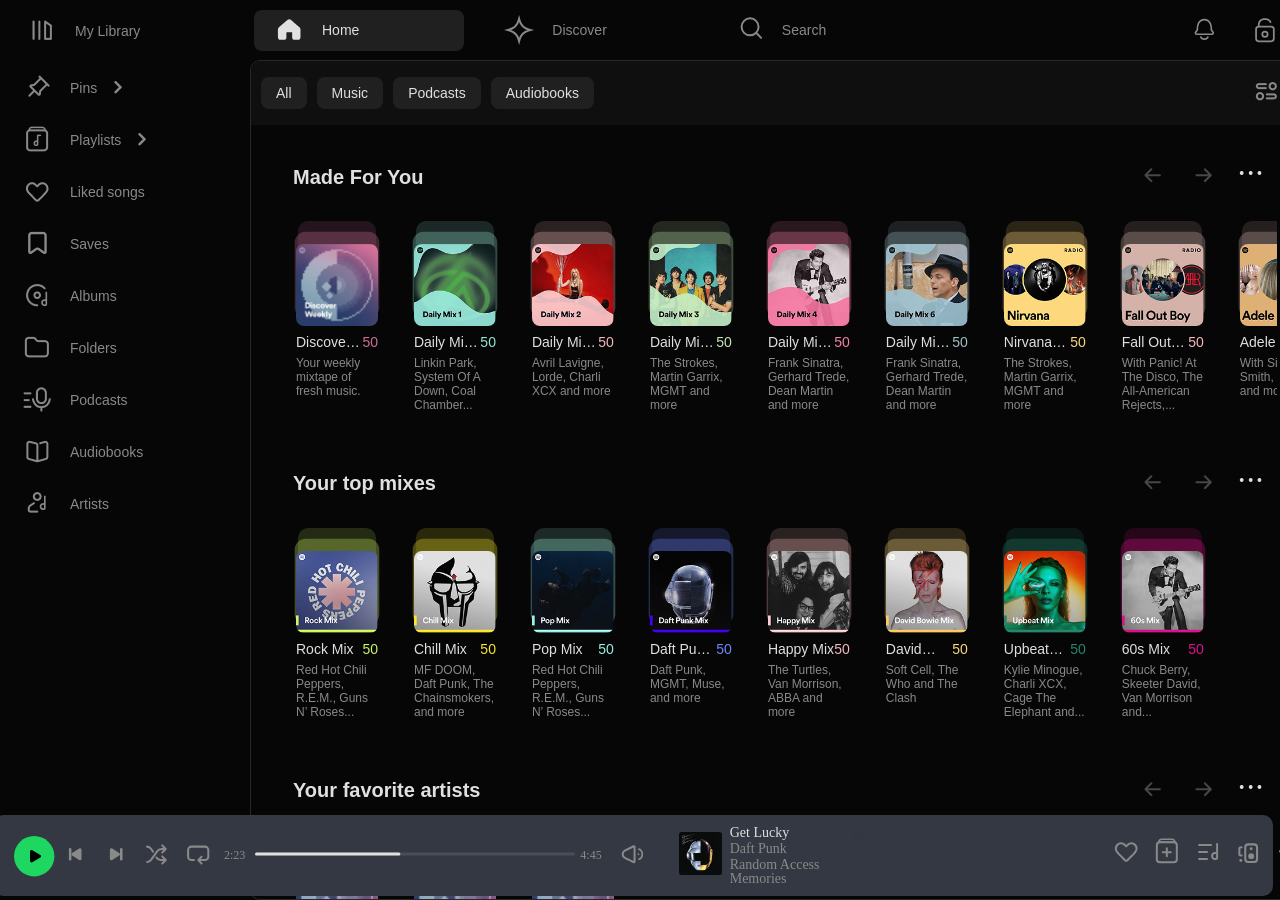
<file: index.html>
<!DOCTYPE html>
<html lang="en">
<head>
    <meta charset="UTF-8">
    <meta name="viewport" content="width=device-width, initial-scale=1.0">
    <title>Home</title>
    <link href="https://api.fontshare.com/v2/css?f[]=satoshi@300,400,500,700&display=swap" rel="stylesheet">
    <link rel="stylesheet" href="css/styles.css">
</head>
<body class="page-home">
    <div class="app-container">
        

     <!-- Header Section  -->
    <header class="navbar">
        <div class="navbar-container desktop-version">

           <nav class="nav-group center-section">
        
            <a href="#" class="nav-link active ">
                <img src="./assets/icons/nav-library/home-active.svg" alt="" >
                <span class="label">Home</span>
            </a>

            <a href="#" class="nav-link ">
                <img src="./assets/icons/nav-library/discover.svg" alt="">
                <span class="label">Discover</span>
            </a>
        
            <form class="search-container" role="search" action="search.html" method="GET">
                
                <label for="nav-search" class="search-icon">
                    <a href="search.html" class="search-link">
                <img src="./assets/icons/nav-library/search.svg" alt="Search">
                </a>
                </label>
                <input type="text" id="nav-search" placeholder="Search" class="search-input">
                
            </form>

    </nav>
        
       
        <section class="nav-group right icon-section">
            <button class="tool-btn " aria-label="News">
                <img src="./assets/icons/nav-library/notification.svg" alt="">
            </button>

            <button class="tool-btn " aria-label="Private">
                <img src="./assets/icons/nav-library/lock.svg" alt="">
            </button>

            <button class="tool-btn for-desktop" aria-label="Friends">
                <img src="./assets/icons/nav-library/friends.svg" alt="">
            </button>

            <button class="tool-btn " aria-label="Settings">
                <img src="./assets/icons/nav-library/settings.svg" alt="">
            </button>

            <button class="tool-btn " aria-label="profile-pic">
                <img src="./assets/icons/nav-library/pofile-pic.svg" alt="">
            </button>

    </section>
         </div>

         <section class="mobile-version">
            
            

            <a class="mobile-icon active" role="button" aria-label="home">
                <img src="./assets/icons/nav-library/home-active.svg" alt="Profile avatar">
            </a>
            
             <a class="mobile-icon" role="button" aria-label="Profile">
                <img src="./assets/icons/nav-library/discover.svg" alt="Profile avatar">
            </a>

             <a class="mobile-icon" role="button" aria-label="Profile">
                <img src="./assets/icons/nav-library/search.svg" alt="Profile avatar">
            </a>

             <a href="mobile-library.html" class="mobile-icon" role="button" aria-label="Profile">
                <img src="./assets/icons/sidebar-library/library.png" alt="Profile avatar">
            </a>
            
             <a class="mobile-icon" role="button" aria-label="Profile">
                <img src="./assets/icons/nav-library/me-prof.png" alt="Profile avatar">
            </a>
         </section>

    </header>

      
    


    <!--this is a sidebar library for desktop-->
    <aside class="sidebar">

        
                <a href="desktop-library.html" class="sidebar-link library-header"> 
                         <img src="./assets/icons/sidebar-library/library.png" alt="library icon">
                     <span class="label">My Library</span>
                </a>
            

        <nav class="sidebar-nav">
            
            <ul class="sidebar-nav-list">
                <li class="sidebar-item">
                    <a href="#" class="sidebar-link">
                        <img src="assets/icons/sidebar-library/pin.png" alt="pin">
                        <span>Pins</span>
                    </a>
                    <img src="assets/icons/sidebar-library/arrow.png" alt="arrow">
                </li>

                <li class="sidebar-item">
                    
                    <a href="#" class="sidebar-link">
                        <img src="assets/icons/sidebar-library/playlists.png" alt="pin">
                        <span>Playlists</span>
                    </a>
                    <img src="assets/icons/sidebar-library/arrow.png" alt="arrow">
                </li>

                <li class="sidebar-item">
                    <a href="#" class="sidebar-link">
                        <img src="assets/icons/sidebar-library/likedSongs.png" alt="liked">
                        <span>Liked songs</span>
                    </a>
                </li>

                <li class="sidebar-item">
                    <a href="#" class="sidebar-link">
                        <img src="assets/icons/sidebar-library/saves.png" alt="saves">
                        <span>Saves</span>
                    </a>
                </li>

                <li class="sidebar-item">
                    <a href="#" class="sidebar-link">
                        <img src="assets/icons/sidebar-library/albums.png" alt="albums">
                        <span>Albums</span>
                    </a>
                </li>

                <li class="sidebar-item">
                    <a href="#" class="sidebar-link">
                        <img src="assets/icons/sidebar-library/folders.png" alt="foldrs">
                        <span>Folders</span>
                    </a>
                </li>

                <li class="sidebar-item">
                    <a href="#" class="sidebar-link">
                        <img src="assets/icons/sidebar-library/podcasts.png" alt="podcasts">
                        <span>Podcasts</span>
                    </a>
                </li>

                <li class="sidebar-item">
                    <a href="#" class="sidebar-link">
                        <img src="assets/icons/sidebar-library/audiobooks.png" alt="audiobooks">
                        <span>Audiobooks</span>
                    </a>
                </li>

                <li class="sidebar-item">
                    <a href="#" class="sidebar-link">
                        <img src="assets/icons/sidebar-library/artists.png" alt="ARTISTS">
                        <span>Artists</span>
                    </a>
                </li>
            </ul>
        </nav>
    </aside>


   

      <!--this the main content/scroll-content-->
    
    <main class="main-content">
        <section class="filters">
            <div class="filter-wrapper">
                <div class="filter-btn-wrapper">
                <button class="filter-btn filter-all">All</button>
                <button class="filter-btn">Music</button>
                <button class="filter-btn">Podcasts</button>
                <button class="filter-btn">Audiobooks</button>
                </div>

                <a href="#" class="filter-icon">
                    <img src="assets/icons/main-cont/filter-icon.png" alt="icon">
                </a>
                
            </div>
        </section>

         <!--this the main btn for playlists for moibile-->
        <section class="playlist-btns-mobile">
            <div class="playlist-grid-container" >
            <button class="playlist-btn">
                <div class="btn-cont-wrapper">
                    <img src="assets/pictures/main/daft-punk.png" alt="">
                    <div class="btn-txt-wrapper">
                        <p class="btn-head">Get Lucky (feat. Pharrell Williams and Nile Rodgers)</p>
                        <p class="btn-txt">Daft Punk</p>
                    </div>
                </div>
            </button>

            <button class="playlist-btn">
                <div class="btn-cont-wrapper">
                    <img src="assets/pictures/main/daily-mix-2.png" alt="">
                    <div class="btn-txt-wrapper">
                        <p class="btn-head">Daily Mix 2</p>
                    </div>
                </div>
            </button>

            <button class="playlist-btn">
                <div class="btn-cont-wrapper">
                    <img src="assets/pictures/main/daily-mix-1.png" alt="">
                    <div class="btn-txt-wrapper">
                        <p class="btn-head">Daily Mix 1</p>
                    </div>
                </div>
            </button>

            <button class="playlist-btn">
                 <div class="btn-cont-wrapper">
                    <img src="assets/pictures/main/daft-punk.png" alt="">
                    <div class="btn-txt-wrapper">
                        <p class="btn-head">Instant Crush</p>
                        <p class="btn-txt">Daft Punk</p>
                    </div>
                </div>

            </button>

            <button class="playlist-btn">
                 <div class="btn-cont-wrapper">
                    <img src="assets/pictures/main/daft-punk.png" alt="">
                    <div class="btn-txt-wrapper">
                        <p class="btn-head">Around the world</p>
                        <p class="btn-txt">Daft Punk</p>
                    </div>
                </div>
            </button>

            <button class="playlist-btn">
                <div class="btn-cont-wrapper">
                    <img src="assets/pictures/main/rock-mix.png" alt="">
                    <div class="btn-txt-wrapper">
                        <p class="btn-head">Rock Mix</p>
                    </div>
                </div>
            </button>

            </div>

        </section>

    
     <section class="main-content-container">

        <section class="content-section made-for-you">
            <div class="header-with-arrows">
                <h3>Made For You</h3>

                <div class="controls-container">
                
                    <div class="arrow-controls">
                    <button class="scroll-btn left"><img src="assets/icons/main-cont/arrow-left.png" alt=""></button>
                    <button class="scroll-btn right"><img src="assets/icons/main-cont/arrow-right.png" alt=""></button>
                </div>
                <span class="mobile-dots">• • •</span>
                </div>
            </div>
            <div class="cards-wrapper-grid" id="scroll-container">

                <div class="card card-stacked-pink">
                
                    <img src="assets/pictures/main/Frame 8.png" alt="picture">

                    <div class="card-txt-wrap">
                    <div class="card-title-cont num-red">
                        <span>Discover Weekly</span>
                        <span>50</span>
                    </div>
                    <p class="card-main-txt">Your weekly mixtape of fresh music.</p>
                    </div>
                </div>

                <div class="card card-stacked-green"> 
                    <img src="assets/pictures/made-for-u/dailymix1.png" alt="picture">

                    <div class="card-txt-wrap">
                    <div class="card-title-cont num-green">
                        <span>Daily Mix 1</span>
                        <span>50</span>
                    </div>
                    <p class="card-main-txt">Linkin Park, System Of A Down, Coal Chamber...</p>
                    </div>
                </div>

                <div class="card card-stacked-babypink">
                    <img src="assets/pictures/made-for-u/dailymix2.png" alt="picture">

                    <div class="card-txt-wrap">
                    <div class="card-title-cont num-pink">
                        <span>Daily Mix 2</span>
                        <span>50</span>
                    </div>
                    <p class="card-main-txt">Avril Lavigne, Lorde, Charli XCX and more</p>
                    </div>
                </div>
            
                <div class="card card-stacked-saladgreen">
                    <img src="assets/pictures/made-for-u/dailymix3.png" alt="picture">

                    <div class="card-txt-wrap">
                    <div class="card-title-cont num-neon">
                        <span>Daily Mix 3</span>
                        <span>50</span>
                    </div>
                    <p class="card-main-txt">The Strokes, Martin Garrix, MGMT and more</p>
                    </div>
                </div>
               
                <div class="card card-stacked-rouge">
                    <img src="assets/pictures/made-for-u/dailymix4.png" alt="picture">

                    <div class="card-txt-wrap">
                    <div class="card-title-cont num-hotpink">
                        <span>Daily Mix 4</span>
                        <span>50</span>
                    </div>
                    <p class="card-main-txt">Frank Sinatra, Gerhard Trede, Dean Martin and more</p>
                    </div>
                </div>

                <div class="card card-stacked-blue">
                    <img src="assets/pictures/made-for-u/dailymix5.png" alt="picture">

                    <div class="card-txt-wrap">
                    <div class="card-title-cont num-blue">
                        <span>Daily Mix 5</span>
                        <span>50</span>
                    </div>
                    <p class="card-main-txt"> Frank Sinatra, Gerhard Trede, Dean Martin and more</p>
                    </div>
                </div>
               
                <div class="card card-stacked-yellow">
                    <img src="assets/pictures/made-for-u/nirvana.png" alt="picture">

                    <div class="card-txt-wrap">
                    <div class="card-title-cont num-yellow">
                        <span>Nirvana Radio</span>
                        <span>50</span>
                    </div>
                    <p class="card-main-txt">The Strokes, Martin Garrix, MGMT and more</p>
                    </div>
                </div>
              
                <div class="card card-stacked-olive">
                    <img src="assets/pictures/made-for-u/falloutboy.png" alt="picture">

                    <div class="card-txt-wrap">
                    <div class="card-title-cont num-pink">
                        <span>Fall Out Boy Radio</span>
                        <span>50</span>
                    </div>
                    <p class="card-main-txt"> With Panic! At The Disco, The All-American Rejects,...</p>
                    </div>
                </div>

                <div class="card card-stacked-darkyellow">
                    <img src="assets/pictures/made-for-u/adele.png" alt="picture">

                    <div class="card-txt-wrap">
                    <div class="card-title-cont num-darkyellow">
                        <span>Adele Radio</span>
                        <span>50</span>
                    </div>
                    <p class="card-main-txt">With Sia, Sam Smith, P!nk and more</p>
                    </div>
                </div>

                <div class="card card-stacked-darkgreen">
                    <img src="assets/pictures/made-for-u/daftpunk.png" alt="picture">

                    <div  class="card-txt-wrap">
                    <div class="card-title-cont num-cyan">
                        <span>Daft Punk Radio</span>
                        <span>50</span>
                    </div>
                    <p class="card-main-txt">With Justice, The Chemical Brothers, ...</p>
                    </div>
                </div>

                <div class="card card-stacked-purple">
                    <img src="assets/pictures/made-for-u/abba.png" alt="picture">

                    <div class="card-txt-wrap" >
                    <div class="card-title-cont num-purple">
                        <span>ABBA Radio</span>
                        <span>50</span>
                    </div>
                    <p class="card-main-txt">With Honey M., Bee Gees, Bonnie Tyler, and more</p>
                    </div>
                </div>

                <div class="card card-stacked-neongreen">
                    <img src="assets/pictures/made-for-u/dailymix6.png" alt="picture">

                    <div class="card-txt-wrap">
                    <div class="card-title-cont num-neon">
                        <span>Daily Mix 6</span>
                        <span>50</span>
                    </div>
                    <p class="card-main-txt">One Direction, Avril Lavigne, Lorde, and more</p>
                    </div>
                </div>
            </div>
         </section>  
        
        <section class="content-section your-top-mixins">
            <div class="header-with-arrows">
                <h3>Your top mixes</h3>

                <div class="controls-container">
                
                    <div class="arrow-controls">
                    <button class="scroll-btn left"><img src="assets/icons/main-cont/arrow-left.png" alt=""></button>
                    <button class="scroll-btn right"><img src="assets/icons/main-cont/arrow-right.png" alt=""></button>
                </div>
                <span class="mobile-dots">• • •</span>
                </div>
            </div>

            <div class="cards-wrapper-grid">
                
                <div class="card card-stacked-electricgreen">
                    <img src="assets/pictures/made-for-u/rockmix.png" alt="picture">

                    <div class="card-txt-wrap">
                    <div class="card-title-cont num-brightgreen">
                        <span>Rock Mix</span>
                        <span>50</span>
                    </div>
                    <p class="card-main-txt">Red Hot Chili Peppers, R.E.M., Guns N’ Roses...</p>
                    </div>
                </div>

                <div class="card card-stacked-electricyellow"> 
                    <img src="assets/pictures/made-for-u/chilimix.png" alt="picture">

                    <div class="card-txt-wrap">
                    <div class="card-title-cont num-brightyellow">
                        <span>Chill Mix</span>
                        <span>50</span>
                    </div>
                    <p class="card-main-txt">MF DOOM, Daft Punk, The Chainsmokers, and more</p>
                    </div>
                </div>

                <div class="card card-stacked-cyan">
                    <img src="assets/pictures/made-for-u/popmix.png" alt="picture">

                    <div class="card-txt-wrap">
                    <div class="card-title-cont num-babyblue">
                        <span>Pop Mix</span>
                        <span>50</span>
                    </div>
                    <p class="card-main-txt">Red Hot Chili Peppers, R.E.M., Guns N’ Roses...</p>
                    </div>
                </div>
            
                <div class="card card-stacked-deeppurple">
                    <img src="assets/pictures/made-for-u/daftounkmix.png" alt="picture">

                    <div class="card-txt-wrap">
                    <div class="card-title-cont num-electropurple">
                        <span>Daft Punk Mix</span>
                        <span>50</span>
                    </div>
                    <p class="card-main-txt">Daft Punk, MGMT, Muse, and more</p>
                    </div>
                </div>
               
                <div class="card card-stacked-whitepink">
                    <img src="assets/pictures/made-for-u/happymix.png" alt="picture">

                    <div class="card-txt-wrap">
                    <div class="card-title-cont num-pink">
                        <span>Happy Mix</span>
                        <span>50</span>
                    </div>
                    <p class="card-main-txt">The Turtles, Van Morrison, ABBA and more</p>
                    </div>
                </div>

                <div class="card card-stacked-babyyellow">
                    <img src="assets/pictures/made-for-u/bowiemix.png" alt="picture">

                    <div class="card-txt-wrap">
                    <div class="card-title-cont num-yellow">
                        <span>David Bowie Mix</span>
                        <span>50</span>
                    </div>
                    <p class="card-main-txt">Soft Cell, The Who and The Clash</p>
                    </div>
                </div>
               
                <div class="card card-stacked-deepgreen">
                    <img src="assets/pictures/made-for-u/upbeatmix.png" alt="picture">

                    <div class="card-txt-wrap">
                    <div class="card-title-cont num-darkgreen">
                        <span>Upbeat Mix</span>
                        <span>50</span>
                    </div>
                    <p class="card-main-txt">Kylie Minogue, Charli XCX, Cage The Elephant and...</p>
                    </div>
                </div>
              
                <div class="card card-stacked-hotpink">
                    <img src="assets/pictures/made-for-u/60s.png" alt="picture">

                    <div class="card-txt-wrap">
                    <div class="card-title-cont num-fiusa">
                        <span>60s Mix</span>
                        <span>50</span>
                    </div>
                    <p class="card-main-txt">Chuck Berry, Skeeter David, Van Morrison and...</p>
                    </div>
                </div>

            </div>
        </section>


        <section class="content-section your-fav-artists" >
            <div class="header-with-arrows">
                <h3>Your favorite artists</h3>

                <div class="controls-container">
                
                    <div class="arrow-controls">
                    <button class="scroll-btn left"><img src="assets/icons/main-cont/arrow-left.png" alt=""></button>
                    <button class="scroll-btn right"><img src="assets/icons/main-cont/arrow-right.png" alt=""></button>
                </div>
                <span class="mobile-dots">• • •</span>
                </div>
            </div>
            <div class="cards-wrapper-grid">

                <div class="card">
                    <img src="assets/pictures/main/Frame 8.png" alt="">
                    <div class="card-txt-wrap">
                        <p class="card-title">Guns N’ Roses</p>
                    </div>
                </div>
                
                <div class="card">
                    <img src="assets/pictures/main/Frame 8.png" alt="">
                    <div class="card-txt-wrap">
                        <p class="card-title">Daft Punk</p>
                    </div>
                </div>
              
                <div class="card">
                    <img src="assets/pictures/main/Frame 8.png" alt="">
                    <div class="card-txt-wrap">
                        <p class="card-title">David Bowie</p>
                    </div>
                </div>
            </div>
        </section> 

        <section class="content-section albums-for-you">
           <div class="header-with-arrows">
                <h3>Albums for You</h3>

                <div class="controls-container">
                
                    <div class="arrow-controls">
                    <button class="scroll-btn left"><img src="assets/icons/main-cont/arrow-left.png" alt=""></button>
                    <button class="scroll-btn right"><img src="assets/icons/main-cont/arrow-right.png" alt=""></button>
                </div>
                <span class="mobile-dots">• • •</span>
                </div>
            </div>
           <div class="cards-wrapper-grid">
                
                <div class="card">
                    <img src="assets/pictures/main/Frame 8.png" alt="">
                    <div class="card-txt-wrap">
                        <div class="card-title-cont">
                            <span>Meteora</span>
                            <span>13</span>
                        </div>
                        <p class="card-main-txt">Linkin Park</p>
                    </div>
                </div>
                
                <div class="card">
                    <img src="assets/pictures/main/Frame 8.png" alt="">
                    <div class="card-txt-wrap">
                        <div class="card-title-cont">
                            <span>Random Access Memories</span>
                            <span>13</span>
                        </div>
                        <p class="card-main-txt">Daft Punk</p>
                    </div>
                </div>
              
                <div class="card">
                    <img src="assets/pictures/main/Frame 8.png" alt="">
                    <div class="card-txt-wrap">
                        <div class="card-title-cont">
                            <span>Abbey Road</span>
                            <span>13</span>
                        </div>
                        <p class="card-main-txt">The Beatles</p>
                    </div>
                </div>

                <div class="card">
                    <img src="assets/pictures/main/Frame 8.png" alt="">
                    <div class="card-txt-wrap">
                        <div class="card-title-cont">
                            <span>Black Holes and Revelations</span>
                            <span>13</span>
                        </div>
                        <p class="card-main-txt">Muse</p>
                    </div>
                </div>

            </div>
        </section>

        <section class="content-section audiobooks-for-you">
           <div class="header-with-arrows">
                <h3>Audiobooks for you</h3>

                <div class="controls-container">
                
                    <div class="arrow-controls">
                    <button class="scroll-btn left"><img src="assets/icons/main-cont/arrow-left.png" alt=""></button>
                    <button class="scroll-btn right"><img src="assets/icons/main-cont/arrow-right.png" alt=""></button>
                </div>
                <span class="mobile-dots">• • •</span>
                </div>
            </div>
           <div class="cards-wrapper-grid">
                
                <div class="card">
                    <img src="assets/pictures/main/Frame 8.png" alt="">
                    <div class="card-txt-wrap">
                        <div class="card-title-cont">
                            <span>Halo: The Flood</span>
                        </div>
                        <p class="card-main-txt">William C. Dietz</p>
                    </div>
                </div>
              
                <div class="card">
                    <img src="assets/pictures/main/Frame 8.png" alt="">
                    <div class="card-txt-wrap">
                        <div class="card-title-cont">
                            <span>Halo: The Flood</span>
                        </div>
                        <p class="card-main-txt">William C. Dietz</p>
                    </div>
                </div>

                <div class="card">
                    <img src="assets/pictures/main/Frame 8.png" alt="">
                    <div class="card-txt-wrap">
                        <div class="card-title-cont">
                            <span>Halo: Ghosts of Onyx</span>
                        </div>
                        <p class="card-main-txt">Eric Nylund</p>
                    </div>
                </div>
            </div>
        </section>

        <section class="content-section podcasts-for-you">
           <div class="header-with-arrows">
                <h3>Podcasts for you</h3>

                <div class="controls-container">
                
                    <div class="arrow-controls">
                    <button class="scroll-btn left"><img src="assets/icons/main-cont/arrow-left.png" alt=""></button>
                    <button class="scroll-btn right"><img src="assets/icons/main-cont/arrow-right.png" alt=""></button>
                </div>
                <span class="mobile-dots">• • •</span>
                </div>
            </div>
            
           <div class="cards-wrapper-grid">
                
                <div class="card">
                    <img src="assets/pictures/main/Frame 8.png" alt="">

                    <div class="card-txt-wrap card-color-green">
                        <div class="card-title-cont">
                            <span>anything goes...</span>
                        </div>
                        <p class="card-main-txt">emma chamberlain</p>
                    </div>
                </div>
              
                <div class="card">
                    <img src="assets/pictures/main/Frame 8.png" alt="">
                    <div class="card-txt-wrap card-color-yellow">
                        <div class="card-title-cont">
                            <span>The Joe Rogan...</span>
                        </div>
                        <p class="card-main-txt">Joe Rogan</p>
                    </div>
                </div>

                <div class="card">
                    <img src="assets/pictures/main/Frame 8.png" alt="">
                    <div class="card-txt-wrap card-color-orange">
                        <div class="card-title-cont">
                            <span>The Journal</span>
                        </div>
                        <p class="card-main-txt">The Wall Street Journal</p>
                    </div>
                </div>

            </div>
        </section>

        <section class="content-section episodes-for-you">
             <div class="header-with-arrows">
                <h3>Episodes for you</h3>

                <div class="controls-container">
                
                    <div class="arrow-controls">
                    <button class="scroll-btn left"><img src="assets/icons/main-cont/arrow-left.png" alt=""></button>
                    <button class="scroll-btn right"><img src="assets/icons/main-cont/arrow-right.png" alt=""></button>
                </div>
                <span class="mobile-dots">• • •</span>
                </div>
            </div>

           <div class="cards-wrapper-grid">
                
                <div class="card">
                    <img src="assets/pictures/main/Frame 8.png" alt="">
                    <div class="card-txt-wrap title-bg-green">
                        <div class="card-title-cont ">
                            <span>anything goes...</span>
                        </div>
                        <p class="card-main-txt">Apr 28 . 53 min</p>
                    </div>
                </div>
              
                <div class="card">
                    <img src="assets/pictures/main/Frame 8.png" alt="">
                    <div class="card-txt-wrap title-bgt-yellow">
                        <div class="card-title-cont ">
                            <span>The Joe Rogan...</span>
                        </div>
                        <p class="card-main-txt">Apr 28 . 53 min</p>
                    </div>
                </div>

                <div class="card">
                    <img src="assets/pictures/main/Frame 8.png" alt="">
                    <div class="card-txt-wrap title-bgt-orange">
                        <div class="card-title-cont ">
                            <span>The Journal</span>
                        </div>
                        <p class="card-main-txt">Apr 28 . 53 min</p>
                    </div>
                </div>

            </div>
        </section>

        <!--only appears on the mobile version-->
        <section class="content-section popular-almubs">
             <div class="header-with-arrows">
                  <h3>Popular Albums</h3>
            </div>
            <div class="cards-wrapper-grid">
                
                <div class="card">
                    <img src="assets/pictures/main/Frame 8.png" alt="">
                    <div class="card-txt-wrap title-bg-green">
                        <div class="card-title-cont ">
                            <span>Random Access Memories</span>
                        </div>
                        <p class="card-main-txt">Daft Punk</p>
                    </div>
                </div>
              
                <div class="card">
                    <img src="assets/pictures/main/Frame 8.png" alt="">
                    <div class="card-txt-wrap title-bgt-yellow">
                        <div class="card-title-cont ">
                            <span>Abbey Road</span>
                        </div>
                        <p class="card-main-txt">The Beatles</p>
                    </div>
                </div>

                <div class="card">
                    <img src="assets/pictures/main/Frame 8.png" alt="">
                    <div class="card-txt-wrap title-bgt-orange">
                        <div class="card-title-cont ">
                            <span>Black Holes...</span>
                        </div>
                        <p class="card-main-txt">Muse</p>
                    </div>
                </div>

            </div>
        </section>

        
        </section>

    </main>

     </div>

    
    

    
                <!-- ================================
                    PLAYER SECTION
                    Main wrapper for the entire player
                ================================ -->
    <section class="player">

                <!-- ================================
                    Left Side — Playback Controls
                    Contains: play/pause, prev, next,
                    shuffle, repeat, progress bar, volume
                ================================ -->
        <div class="left-cont">

        <!-- Play / Pause button -->
            <input class="btn-playback" type="checkbox"  id="playback-toggle">
            <label for="playback-toggle">
                <img id="start" src="./assets/icons/player/Name=Play, Filled=No.svg" alt="Start">
                <img id="pause" src="./assets/icons/player/Name=Pause, Filled=No.svg" alt="Pause">
            </label>

        <!--Previous button-->
            <button class="player-prev">
                <svg class="prev" width="41" height="41" viewBox="0 0 41 41" fill="none" xmlns="http://www.w3.org/2000/svg">
                    <path d="M15.154 15.1523V25.255" stroke="currentColor" stroke-width="2.52568" stroke-linecap="round"/>
                    <path d="M17.1624 21.4925C16.2235 20.8902 16.2235 19.5181 17.1624 18.9157L24.1623 14.4253C25.1811 13.7717 26.5196 14.5033 26.5196 15.7137V24.6946C26.5196 25.905 25.1811 26.6365 24.1623 25.983L17.1624 21.4925Z" fill="currentColor"/>
                </svg>
            </button>

        <!--Next button-->      
            <button class="player-next">
                <svg width="41" height="41" viewBox="0 0 41 41" fill="none" xmlns="http://www.w3.org/2000/svg">
                    <path d="M25.2567 15.1523V25.255" stroke="currentColor" stroke-width="2.52568" stroke-linecap="round"/>
                    <path d="M23.2483 18.9157C24.1872 19.518 24.1872 20.8901 23.2483 21.4925L16.2484 25.9829C15.2296 26.6365 13.8912 25.9049 13.8912 24.6945L13.8912 15.7136C13.8912 14.5032 15.2296 13.7717 16.2484 14.4252L23.2483 18.9157Z" fill="currentColor"/>
                </svg>
            </button>

        <!--Shuffle button-->
            <button class="shuffle">
                <svg width="41" height="41" viewBox="0 0 41 41" fill="none" xmlns="http://www.w3.org/2000/svg">
                    <path d="M10.1027 12.6271C11.6824 12.6271 13.1592 13.4102 14.0456 14.7177L14.8812 15.9503L16.0077 17.612M28.7491 25.92H23.8242C22.5038 25.92 21.236 25.4031 20.2921 24.4798L19.3635 23.5716M28.7491 25.92L25.2568 29.4648M28.7491 25.92L25.2568 22.3752" stroke="currentColor" stroke-width="2.02054" stroke-linecap="round" stroke-linejoin="round"/>
                    <path d="M10.1027 27.9503C11.6863 27.9503 13.1708 27.18 14.0826 25.8853L20.2554 17.1194C21.2016 15.7758 22.7422 14.9764 24.3855 14.9764H28.7491M28.7491 14.9764L25.2568 11.4316M28.7491 14.9764L25.2568 18.5213" stroke="currentColor" stroke-width="2.02054" stroke-linecap="round" stroke-linejoin="round"/>
                </svg>
            </button>

        <!-- Repeat button -->
            <button class="repeat">
                <svg width="41" height="41" viewBox="0 0 41 41" fill="none" xmlns="http://www.w3.org/2000/svg">
                    <path d="M15.996 26.0972H13.4703C11.6104 26.0972 10.1027 24.5895 10.1027 22.7297V15.9945C10.1027 14.1347 11.6104 12.627 13.4703 12.627H26.9406C28.8004 12.627 30.3081 14.1347 30.3081 15.9945V22.7297C30.3081 24.5895 28.8004 26.0972 26.9406 26.0972H20.2054M20.2054 26.0972L23.573 22.7297M20.2054 26.0972L23.573 29.4648" stroke="currentColor" stroke-width="2.02054" stroke-linecap="round" stroke-linejoin="round"/>
                </svg>
            </button>

        <!--Progress bar-->
            <span class="left-time">2:23</span>
            <button class="playback-bar">
                <svg width="320" height="32" viewBox="0 0 320 3" fill="none" xmlns="http://www.w3.org/2000/svg">
                    <path d="M1.5 1.5L318.5 1.50003" stroke="#898989" stroke-opacity="0.27" stroke-width="3" stroke-linecap="round"/>
                    <path d="M1.5 1.5H143.881" stroke="#E0E0E0" stroke-width="3" stroke-linecap="round"/>
                </svg>
                <img class="bar-hover" src="./assets/icons/player/Property 1=Hover.svg" alt="player">
            </button>
            <span class="left-time">4:45</span>

        <!-- Volume slider -->
            <label class="volume">
                <input type="range" name="volume" id="volume">
                <svg class="vol-icon" width="41" height="41" viewBox="0 0 41 41" fill="none" xmlns="http://www.w3.org/2000/svg">
                    <g clip-path="url(#clip0_24_424)">
                    <path d="M12.8558 23.8203C9.87736 22.3311 9.87736 18.081 12.8558 16.5918L21.5883 12.2256C22.0359 12.0018 22.5625 12.3268 22.5629 12.8271L22.5629 27.584C22.5629 28.0846 22.036 28.4102 21.5883 28.1865L12.8558 23.8203Z" stroke="currentcolor" stroke-width="2.02054"/>
                    <path d="M26.9406 25.2578C27.7294 25.0427 28.4588 24.5653 29.04 23.8699C29.852 22.8983 30.3082 21.5805 30.3082 20.2065C30.3082 18.8324 29.852 17.5146 29.04 16.543C28.4588 15.8476 27.7294 15.3703 26.9406 15.1551" stroke="currentcolor" stroke-width="1.68378" stroke-linecap="round"/>
                    <path d="M26.0987 19.6957C26.0987 19.5131 26.2522 19.3593 26.4208 19.4291C26.523 19.4714 26.6158 19.5335 26.694 19.6116C26.7722 19.6898 26.8342 19.7826 26.8765 19.8848C26.9188 19.9869 26.9406 20.0964 26.9406 20.2069C26.9406 20.3175 26.9188 20.427 26.8765 20.5291C26.8342 20.6313 26.7722 20.7241 26.694 20.8022C26.6158 20.8804 26.523 20.9424 26.4208 20.9847C26.2522 21.0546 26.0987 20.9008 26.0987 20.7182L26.0987 20.2069L26.0987 19.6957Z" fill="#898989" stroke="currentcolor" stroke-width="0.841892"/>
                    </g>
                    <defs>
                    <clipPath id="clip0_24_424">
                    <rect width="23.573" height="23.573" fill="white" transform="translate(8.41895 8.41992)"/>
                    </clipPath>
                    </defs>
                </svg>
            </label>
        </div>

        <!-- END left-cont -->

                <!-- ================================
                CENTER — Album cover + song info + mobile controls
                ================================ -->
        <div class="center">

        <!-- Album cover -->
                <a class="cover" href="song.html">
                    <img src="./assets/photo/player/Rectangle 6.svg" alt="cover">
                </a>
        
        <!-- Song title, artist, album links -->
                <div class="song-info">
                    <div class="song-name">
                        <div class="marquee">
                            <a class="song" href="song.html">Get Lucky <span>(feat. Pharrell Williams and Nile Rodgers)</span></a>
                        </div>
                    </div>
                    <a class="artist" href="song.html">Daft Punk</a>
                    <a class="album" href="song.html">Random Access Memories</a>
                </div>

        <!-- Phone buttons-->
                <button class="add-sm">
                    <svg class="add-sm"width="41" height="41" viewBox="0 0 41 41" fill="none" xmlns="http://www.w3.org/2000/svg">
                        <rect width="20" height="20" rx="3" transform="matrix(1 0 0 -1 9.82703 31.3301)" stroke="currentColor" stroke-width="2" stroke-linejoin="round"/>
                        <path d="M11.827 11.3301H27.827C27.827 9.67322 26.4839 8.33008 24.827 8.33008H14.827C13.1702 8.33008 11.827 9.67322 11.827 11.3301Z" stroke="currentColor" stroke-width="1.5" stroke-linejoin="round"/>
                        <path d="M15.827 21.3301H19.827M23.827 21.3301H19.827M19.827 21.3301V17.3301M19.827 21.3301V25.3301" stroke="currentColor" stroke-width="2.02054" stroke-linecap="round" stroke-linejoin="round"/>
                    </svg>
                </button>
                <button class="play-sm">
                    <svg class="play-sm" width="41" height="41" viewBox="0 0 41 41" fill="none" xmlns="http://www.w3.org/2000/svg">
                    <path d="M28.0942 18.2343C29.3511 18.9599 29.3511 20.774 28.0942 21.4997L18.1966 27.2141C16.9398 27.9397 15.3687 27.0327 15.3687 25.5814L15.3687 14.1526C15.3687 12.7013 16.9398 11.7943 18.1966 12.5199L28.0942 18.2343Z" fill="currentColor"/>
                    </svg>
                </button>

        <!--progress-bar for phone-->            
                <svg class="progress-bar" width="320" height="17" viewBox="0 0 320 17" fill="none" xmlns="http://www.w3.org/2000/svg">
                    <path d="M1.5 15.3047L318.5 15.3047" stroke="#898989" stroke-opacity="0.27" stroke-width="3" stroke-linecap="round"/>
                    <path d="M1.5 15.3047H143.881" stroke="#E0E0E0" stroke-width="3" stroke-linecap="round"/>
                </svg>
            </div>

            <!-- ================================
                Right Side —favoritess, add button,
                lyrics, devices,
                more options, like, queue
            ================================ -->
            <div class="right-cont">

        <!-- Favorite button -->
                <input class="favorite" type="checkbox"  id="favorite-toggle">
                <label for="favorite-toggle">
                    <img class="fav" src="./assets/icons/player/Name=Like, Filled=No.svg" alt="Favorite">
                    <img class="fav-hover" src="./assets/icons/player/Name=Like, Filled=Yes.svg" alt="Favorite">
                </label>
            
                    <!-- ================================
                    ADD TO PLAYLIST
                    Checkbox toggle opens the window
                    ================================ -->

                <div class="add-btn">
                    <input type="checkbox" id="add-toggle" class="toogle-input">
                    <label for="add-toggle" class="add-btn">
                        <svg class="add-desktop"width="41" height="41" viewBox="0 0 41 41" fill="none" xmlns="http://www.w3.org/2000/svg">
                            <rect width="20" height="20" rx="3" transform="matrix(1 0 0 -1 9.82703 31.3301)" stroke="currentColor" stroke-width="2" stroke-linejoin="round"/>
                            <path d="M11.827 11.3301H27.827C27.827 9.67322 26.4839 8.33008 24.827 8.33008H14.827C13.1702 8.33008 11.827 9.67322 11.827 11.3301Z" stroke="currentColor" stroke-width="1.5" stroke-linejoin="round"/>
                            <path d="M15.827 21.3301H19.827M23.827 21.3301H19.827M19.827 21.3301V17.3301M19.827 21.3301V25.3301" stroke="currentColor" stroke-width="2.02054" stroke-linecap="round" stroke-linejoin="round"/>
                        </svg>
                    </label>
                    <label for="add-toggle" class="add-backdrop"></label>
                    
        <!-- Add to playlist window -->
                    <div class="add-window">
                        <div class="add-header">
                            <span>Add to playlist</span>
                        </div>

        <!-- Search bar inside the window -->
                        <div class="add-search">
                            <input type="text" placeholder="Search for a playlist/folder">
                            <img class="search" src="./assets/icons/player/Name=Search, Filled=No.svg" alt="Search">
                        </div>

        <!-- Create new playlist button -->
                        <button class="new-list">
                            <img src="./assets/icons/player/Name=Add Simple, Filled=No.svg" alt="New Playlist">
                            <span>New Playlist</span>
                        </button>
            
        <!-- Playlist items -->
                        <div class="album-list">
                            <div class="playlists">
                                <img class="playlist" src="./assets/icons/player/Name=Playlist, Filled=No.svg" alt="Playlist">
                                <span>Chill stuff</span>
                                <input class="check-btn" type="checkbox"  id="check-toggle-1">
                                <label for="check-toggle-1">
                                    <img class="check" src="./assets/icons/player/Name=Check, Filled=No.svg" alt="Favorite">
                                    <img class="check-hover" src="./assets/icons/player/Name=Check, Filled=Yes.svg" alt="Favorite">
                                </label>
                            </div>
                            <div class="playlists">
                                <img class="playlist" src="./assets/icons/player/Name=Playlist, Filled=No.svg" alt="Playlist">
                                <span>Chill stuff</span>
                                <input class="check-btn" type="checkbox"  id="check-toggle-2">
                                <label for="check-toggle-2">
                                    <img class="check" src="./assets/icons/player/Name=Check, Filled=No.svg" alt="Favorite">
                                    <img class="check-hover" src="./assets/icons/player/Name=Check, Filled=Yes.svg" alt="Favorite">
                                </label>
                            </div>

            <!-- Playlist item (with more options) -->
                            <div class="playlists">
                                <img class="folder" src="./assets/icons/player/Name=Folder, Filled=No.svg" alt="Playlist">
                                <span>Chill stuff</span>
                                <button class="right-btn">
                                    <img src="./assets/icons/player/Property 1=Right.svg" alt="More">
                                </button>
                            </div>
                            
            <!-- Playlist items -->
                            <div class="playlists">
                                <img class="playlist" src="./assets/icons/player/Name=Playlist, Filled=No.svg" alt="Playlist">
                                <span>Chill stuff</span>
                                <input class="check-btn" type="checkbox"  id="check-toggle-3">
                                <label for="check-toggle-3">
                                    <img class="check" src="./assets/icons/player/Name=Check, Filled=No.svg" alt="Favorite">
                                    <img class="check-hover" src="./assets/icons/player/Name=Check, Filled=Yes.svg" alt="Favorite">
                                </label>
                            </div>
                        </div>

        <!-- Cancel / Done buttons -->
                        <div class="playlist-actions">
                            <button class="Cancel">Cancel</button>
                            <button class="Done">Done</button>
                        </div>
                    </div>
                </div>

        <!-- END add-btn -->

                <!-- ================================
                    LYRICS
                    Checkbox toggle opens the window
                ================================ -->

                <div class="lyrics-btn">
                    <input type="checkbox" id="lyrics-toggle" class="toogle-input">
                    <label for="lyrics-toggle" class="lyrics-btn">
                        <svg width="40" height="40" viewBox="0 0 40 40" fill="none" xmlns="http://www.w3.org/2000/svg">
                            <path d="M11.0864 14.0762H23.0864" stroke="currentcolor" stroke-width="2" stroke-linecap="round"/>
                            <path d="M11.0864 21.0762H19.0864" stroke="currentcolor" stroke-width="2" stroke-linecap="round"/>
                            <path d="M11.0864 28.0762H19.0864" stroke="currentcolor" stroke-width="2" stroke-linecap="round"/>
                            <path d="M29.0864 13.0762V22.01M29.0864 22.01V26.6757C29.0864 27.4256 28.5537 28.0748 27.8037 28.0762C26.3223 28.0789 24.0864 27.6431 24.0864 24.9879C24.0864 21.0173 29.0864 22.01 29.0864 22.01Z" stroke="currentcolor" stroke-width="2" stroke-linecap="round" stroke-linejoin="round"/>
                        </svg>
                    </label>

        <!-- Backdrop — click to close -->
                    <label for="lyrics-toggle" class="lyrics-backdrop"></label>
                    
        <!-- Lyrics window -->
                    <div class="lyrics-window">
                        <div class="lyrics-header">
                            <span>Lyrics</span>
                            <img class="arrow" src="./assets/icons/player/Frame 93.svg" alt="Lyrics">
                            
        <!-- Sync lyrics button, Share lyrics icon -->
                            <input class="sync-btn" type="checkbox"  id="sync-toggle">
                            <label for="sync-toggle">
                                <img class="sync" src="./assets/icons/player/Name=Synced Lyrics, Filled=No.svg" alt="Sync">
                                <img class="sync-hover" src="./assets/icons/player/Name=Synced Lyrics, Filled=Yes.svg" alt="sync">
                            </label>
                            <input class="share-btn" type="checkbox"  id="share-toggle">
                            <label for="share-toggle">
                                <img class="share" src="./assets/icons/player/Name=Share, Filled=No.svg" alt="Share">
                                <img class="share-hover" src="./assets/icons/player/Name=Share, Filled=No (1).svg" alt="share">
                            </label>
                        </div>

        <!-- Lyrics text content -->
                        <div class="lyrics-content">
                            <div class="upper">
                                <p>Like the legend of the phoenix, huh</p>
                                <p>All ends with beginnings</p>
                                <p>What keeps the planet spinning, ah</p>
                                <p>The force from the beginning, hm, look</p>
                            </div>
                            <div class="bottom">
                                <span>We've come too far</span>
                                <p>To give up who we are</p>
                                <p>So let's raise the bar</p>
                                <p>And our cups to the stars</p>
                                <p>She's up all night 'til the sun</p>
                                <p>'m up all night to get some</p>
                            </div>
                        </div>
                    </div>
                </div>

        <!-- END lyrics-btn -->

         <!-- Connect to a device button -->
                <button class="devices">
                    <svg width="41" height="41" viewBox="0 0 41 41" fill="none" xmlns="http://www.w3.org/2000/svg">
                    <rect x="17.2587" y="11.3672" width="11.7865" height="17.6797" rx="2.94662" stroke="currentcolor" stroke-width="2.06263"/>
                    <circle cx="23.152" cy="23.1537" r="2.94662" fill="currentcolor"/>
                    <circle cx="23.152" cy="15.7858" r="1.47331" fill="currentcolor"/>
                    <circle cx="12.8389" cy="27.5729" r="1.47331" fill="currentcolor"/>
                    <path d="M13.5755 22.4157H12.8389C12.0252 22.4157 11.3655 21.7561 11.3655 20.9424V15.7858C11.3655 14.9721 12.0252 14.3125 12.8389 14.3125H13.5755" stroke="currentcolor" stroke-width="2.06263" stroke-linecap="round" stroke-linejoin="round"/>
                    </svg>
                </button>

                <!-- ================================
                    MORE OPTIONS
                    Button opens a dropdown menu
                ================================ -->

                <div class="more-button">
                    <input type="checkbox" id="more-toggle" class="more-input">
            
        <!-- More button -->
                    <label for="more-toggle" class="more-btn">
                        <svg width="40" height="40" viewBox="0 0 40 40" fill="none" xmlns="http://www.w3.org/2000/svg">
                        <circle cx="11.7866" cy="20.2072" r="1.68378" fill="currentcolor"/>
                        <circle cx="20.2055" cy="20.2072" r="1.68378" fill="currentcolor"/>
                        <circle cx="28.6242" cy="20.2072" r="1.68378" fill="currentcolor"/>
                        </svg>
                    </label>
                    <label for="more-toggle" class="more-backdrop"></label>
                    
        <!-- More options window -->

                    <div class="more-window">
                        <div class="more-list">
                            <img src="./assets/icons/player/Name=Download, Filled=No.svg" alt="list">
                            <p>Download song</p>
                        </div>
                        <div class="more-list">
                            <img src="./assets/icons/player/Name=Timer, Filled=Yes.svg" alt="list">
                            <p>Sleep timer</p>
                        </div>
                        <div class="more-list">
                            <img src="./assets/icons/player/Name=Hide, Filled=No.svg" alt="list">
                            <p>Hide song</p>
                        </div>
                        <div class="more-list">
                            <img src="./assets/icons/player/Name=Share, Filled=No.svg" alt="list">
                            <p>Share song</p>
                        </div>
                        <div class="more-list">
                            <img src="./assets/icons/player/Name=Add to Library, Filled=No.svg" alt="list">
                            <p>Add to library</p>
                            <img class="forward-1" src="./assets/icons/player/Property 1=Right.svg" alt="icon">
                        </div>
                        <div class="more-list">
                            <img src="./assets/icons/player/Name=Add to Queue, Filled=No.svg" alt="list">
                            <p>Add song to queue</p>
                            <img class="forward-2" src="./assets/icons/player/Property 1=Right.svg" alt="icon">
                        </div>
                        <div class="more-list">
                            <img src="./assets/icons/player/Name=Radio, Filled=No.svg" alt="list">
                            <p>Go to song radio</p>
                        </div>
                        <div class="more-list">
                            <img src="./assets/icons/player/Name=Album, Filled=No.svg" alt="list">
                            <p>View album</p>
                        </div>
                        <div class="more-list">
                            <img src="./assets/icons/player/Name=Artist, Filled=No.svg" alt="list">
                            <p>Vieb artist</p>
                            <img class="forward-3" src="./assets/icons/player/Property 1=Right.svg" alt="icon">
                        </div>
                        <div class="more-list">
                            <img src="./assets/icons/player/Name=Miniplayer, Filled=No.svg" alt="list">
                            <p>Miniplayer</p>
                        </div>
                        <div class="more-list">
                            <img src="./assets/icons/player/Name=Full Screen, Filled=No.svg" alt="list">
                            <p>Fullscreen</p>
                        </div>
                    </div>
                </div>

        <!-- END more options-->

        <!-- vertical line -->
                <img class="vertical-line" src="./assets/icons/player/Frame 62.svg" alt="line">

                <!-- ================================
                    Reactions Checkbox toggle expands the box
                ================================ -->
                <div class="reaction-cont">
                
            <!-- Hidden checkbox toggle -->
                    <input type="checkbox" id="reaction-toggle" class="reaction-input">

                <!-- Open button (Close expanded box) -->
                    <label for="reaction-toggle" class="open-btn">
                        <img class="open" src="./assets/icons/player/Property 1=Default (4).svg" alt="open">
                    </label>

                <!-- EXPAND BOX-->
                    <div class="expand-box">
                        <img class="like-next" src="./assets/icons/player/icons big (2).svg" alt="next">
                        <img class="like" src="./assets/icons/player/icons big.svg" alt="like">
                        <img class="dislike" src="./assets/icons/player/icons big (1).svg" alt="dislike">
                        
                <!-- Close button -->
                        <label for="reaction-toggle" class="close-btn">
                            <img class="close-btn" src="./assets/icons/player/Group 84.svg" alt="close">
                        </label>
                    </div>
                </div>

        <!-- END reaction-cont -->

                <!-- ================================
                    QUEUE
                    Checkbox toggle opens the window
                ================================ -->

                <div class="queue-container">
                    <input type="checkbox" id="queue-toggle" class="queue-input">
                    <label for="queue-toggle" class="queue-btn">
                        <svg width="40" height="40" viewBox="0 0 40 40" fill="none" xmlns="http://www.w3.org/2000/svg">
                        <path d="M11.7866 14.5915C11.7866 13.0416 13.043 11.7852 14.5929 11.7852H25.8182C27.368 11.7852 28.6245 13.0416 28.6245 14.5915C28.6245 16.1413 27.368 17.3978 25.8182 17.3978H14.5929C13.043 17.3978 11.7866 16.1413 11.7866 14.5915Z" stroke="currentcolor" stroke-width="2.3573"/>
                        <path d="M11.7866 23.0117L28.6245 23.0117" stroke="currentcolor" stroke-width="2.3573" stroke-linecap="round" stroke-linejoin="round"/>
                        <path d="M11.7866 28.623L28.6245 28.623" stroke="currentcolor" stroke-width="2.3573" stroke-linecap="round" stroke-linejoin="round"/>
                        </svg>
                    </label>

        <!-- Backdrop — click to close -->
                    <label for="queue-toggle" class="queue-backdrop"></label>
                    <div class="queue-window">
                    
        <!-- Queue header with tabs -->
                        <div class="queue-header">
                            <span>Queue</span>
                            <span>Recent</span>
                        </div>

        <!-- List of queued songs -->
                        <div class="queue-list">
                        
        <!-- Currently playing song -->
                            <div class="queue-song-1">
                                <div class="cover">
                                    <img class="cover" src="./assets/photo/player/Rectangle 7.svg" alt="cover">
                                    <img class="line-bar" src="./assets/icons/player/icons big (3).svg" alt="lines">
                                </div>
                                <div class="name">
                                    <span>Get Lucky (feat. ...</span>
                                    <small>Daft Punk</small>
                                </div>
                                <button class="dots">
                                    <svg width="41" height="41" viewBox="0 0 41 41" fill="none" xmlns="http://www.w3.org/2000/svg">
                                        <circle cx="1.9" cy="1.9" r="1.9" transform="matrix(1 0 0 -1 14.8271 29.5781)" fill="currentcolor"/>
                                        <circle cx="1.9" cy="1.9" r="1.9" transform="matrix(1 0 0 -1 22.4272 29.5781)" fill="currentcolor"/>
                                        <circle cx="1.9" cy="1.9" r="1.9" transform="matrix(1 0 0 -1 14.8271 21.9785)" fill="currentcolor"/>
                                        <circle cx="1.9" cy="1.9" r="1.9" transform="matrix(1 0 0 -1 14.8271 14.3789)" fill="currentcolor"/>
                                        <circle cx="1.9" cy="1.9" r="1.9" transform="matrix(1 0 0 -1 22.4272 21.9785)" fill="currentcolor"/>
                                        <circle cx="1.9" cy="1.9" r="1.9" transform="matrix(1 0 0 -1 22.4272 14.3789)" fill="currentcolor"/>
                                    </svg>
                                </button>
                                <button class="close">
                                    <svg width="41" height="41" viewBox="0 0 41 41" fill="none" xmlns="http://www.w3.org/2000/svg">
                                        <path d="M25.257 15.1543L20.2056 20.2056M15.1543 25.257L20.2056 20.2056M20.2056 20.2056L15.1543 15.1543M20.2056 20.2056L25.257 25.257" stroke="currentcolor" stroke-width="2.02054" stroke-linecap="round" stroke-linejoin="round"/>
                                    </svg>
                                </button>
                            </div>

        <!-- label Next up -->
                            <span class="next-up">Next up:</span>

        <!-- Playback controls inside queue -->
                            <div class="album-functions">
                                <img class="album-icon" src="./assets/icons/player/Property 1=Album.svg" alt="album-icon">
                                <span>Random Access Memories</span>
                                <button class="shuffle">
                                    <svg width="41" height="41" viewBox="0 0 41 41" fill="none" xmlns="http://www.w3.org/2000/svg">
                                        <path d="M10.1027 12.6271C11.6824 12.6271 13.1592 13.4102 14.0456 14.7177L14.8812 15.9503L16.0077 17.612M28.7491 25.92H23.8242C22.5038 25.92 21.236 25.4031 20.2921 24.4798L19.3635 23.5716M28.7491 25.92L25.2568 29.4648M28.7491 25.92L25.2568 22.3752" stroke="currentColor" stroke-width="2.02054" stroke-linecap="round" stroke-linejoin="round"/>
                                        <path d="M10.1027 27.9503C11.6863 27.9503 13.1708 27.18 14.0826 25.8853L20.2554 17.1194C21.2016 15.7758 22.7422 14.9764 24.3855 14.9764H28.7491M28.7491 14.9764L25.2568 11.4316M28.7491 14.9764L25.2568 18.5213" stroke="currentColor" stroke-width="2.02054" stroke-linecap="round" stroke-linejoin="round"/>
                                    </svg>
                                </button>
                               <button class="repeat">
                                    <svg width="41" height="41" viewBox="0 0 41 41" fill="none" xmlns="http://www.w3.org/2000/svg">
                                        <path d="M15.996 26.0972H13.4703C11.6104 26.0972 10.1027 24.5895 10.1027 22.7297V15.9945C10.1027 14.1347 11.6104 12.627 13.4703 12.627H26.9406C28.8004 12.627 30.3081 14.1347 30.3081 15.9945V22.7297C30.3081 24.5895 28.8004 26.0972 26.9406 26.0972H20.2054M20.2054 26.0972L23.573 22.7297M20.2054 26.0972L23.573 29.4648" stroke="currentColor" stroke-width="2.02054" stroke-linecap="round" stroke-linejoin="round"/>
                                    </svg>
                                </button>
                                <button class="close">
                                    <svg width="41" height="41" viewBox="0 0 41 41" fill="none" xmlns="http://www.w3.org/2000/svg">
                                        <path d="M25.257 15.1543L20.2056 20.2056M15.1543 25.257L20.2056 20.2056M20.2056 20.2056L15.1543 15.1543M20.2056 20.2056L25.257 25.257" stroke="currentcolor" stroke-width="2.02054" stroke-linecap="round" stroke-linejoin="round"/>
                                    </svg>
                                </button>
                            </div>

        <!-- Queue song items -->
                            <div class="queue-song">
                                <img class="cover" src="./assets/photo/player/Rectangle 6.svg" alt="cover">
                                <div class="name">
                                    <span>Get Lucky (feat. ...</span>
                                    <small>Daft Punk</small>
                                </div>
                                <button class="dots">
                                    <svg width="41" height="41" viewBox="0 0 41 41" fill="none" xmlns="http://www.w3.org/2000/svg">
                                        <circle cx="1.9" cy="1.9" r="1.9" transform="matrix(1 0 0 -1 14.8271 29.5781)" fill="currentcolor"/>
                                        <circle cx="1.9" cy="1.9" r="1.9" transform="matrix(1 0 0 -1 22.4272 29.5781)" fill="currentcolor"/>
                                        <circle cx="1.9" cy="1.9" r="1.9" transform="matrix(1 0 0 -1 14.8271 21.9785)" fill="currentcolor"/>
                                        <circle cx="1.9" cy="1.9" r="1.9" transform="matrix(1 0 0 -1 14.8271 14.3789)" fill="currentcolor"/>
                                        <circle cx="1.9" cy="1.9" r="1.9" transform="matrix(1 0 0 -1 22.4272 21.9785)" fill="currentcolor"/>
                                        <circle cx="1.9" cy="1.9" r="1.9" transform="matrix(1 0 0 -1 22.4272 14.3789)" fill="currentcolor"/>
                                    </svg>
                                </button>
                                <button class="close">
                                    <svg width="41" height="41" viewBox="0 0 41 41" fill="none" xmlns="http://www.w3.org/2000/svg">
                                        <path d="M25.257 15.1543L20.2056 20.2056M15.1543 25.257L20.2056 20.2056M20.2056 20.2056L15.1543 15.1543M20.2056 20.2056L25.257 25.257" stroke="currentcolor" stroke-width="2.02054" stroke-linecap="round" stroke-linejoin="round"/>
                                    </svg>
                                </button>
                            </div>
                            <div class="queue-song">
                                <img class="cover" src="./assets/photo/player/Rectangle 6.svg" alt="cover">
                                <div class="name">
                                    <span>Get Lucky (feat. ...</span>
                                    <small>Daft Punk</small>
                                </div>
                                <button class="dots">
                                    <svg width="41" height="41" viewBox="0 0 41 41" fill="none" xmlns="http://www.w3.org/2000/svg">
                                        <circle cx="1.9" cy="1.9" r="1.9" transform="matrix(1 0 0 -1 14.8271 29.5781)" fill="currentcolor"/>
                                        <circle cx="1.9" cy="1.9" r="1.9" transform="matrix(1 0 0 -1 22.4272 29.5781)" fill="currentcolor"/>
                                        <circle cx="1.9" cy="1.9" r="1.9" transform="matrix(1 0 0 -1 14.8271 21.9785)" fill="currentcolor"/>
                                        <circle cx="1.9" cy="1.9" r="1.9" transform="matrix(1 0 0 -1 14.8271 14.3789)" fill="currentcolor"/>
                                        <circle cx="1.9" cy="1.9" r="1.9" transform="matrix(1 0 0 -1 22.4272 21.9785)" fill="currentcolor"/>
                                        <circle cx="1.9" cy="1.9" r="1.9" transform="matrix(1 0 0 -1 22.4272 14.3789)" fill="currentcolor"/>
                                    </svg>
                                </button>
                                <button class="close">
                                    <svg width="41" height="41" viewBox="0 0 41 41" fill="none" xmlns="http://www.w3.org/2000/svg">
                                        <path d="M25.257 15.1543L20.2056 20.2056M15.1543 25.257L20.2056 20.2056M20.2056 20.2056L15.1543 15.1543M20.2056 20.2056L25.257 25.257" stroke="currentcolor" stroke-width="2.02054" stroke-linecap="round" stroke-linejoin="round"/>
                                    </svg>
                                </button>
                            </div>
                            <div class="queue-song">
                                <img class="cover" src="./assets/photo/player/Rectangle 6.svg" alt="cover">
                                <div class="name">
                                    <span>Get Lucky (feat. ...</span>
                                    <small>Daft Punk</small>
                                </div>
                                <button class="dots">
                                    <svg width="41" height="41" viewBox="0 0 41 41" fill="none" xmlns="http://www.w3.org/2000/svg">
                                        <circle cx="1.9" cy="1.9" r="1.9" transform="matrix(1 0 0 -1 14.8271 29.5781)" fill="currentcolor"/>
                                        <circle cx="1.9" cy="1.9" r="1.9" transform="matrix(1 0 0 -1 22.4272 29.5781)" fill="currentcolor"/>
                                        <circle cx="1.9" cy="1.9" r="1.9" transform="matrix(1 0 0 -1 14.8271 21.9785)" fill="currentcolor"/>
                                        <circle cx="1.9" cy="1.9" r="1.9" transform="matrix(1 0 0 -1 14.8271 14.3789)" fill="currentcolor"/>
                                        <circle cx="1.9" cy="1.9" r="1.9" transform="matrix(1 0 0 -1 22.4272 21.9785)" fill="currentcolor"/>
                                        <circle cx="1.9" cy="1.9" r="1.9" transform="matrix(1 0 0 -1 22.4272 14.3789)" fill="currentcolor"/>
                                    </svg>
                                </button>
                                <button class="close">
                                    <svg width="41" height="41" viewBox="0 0 41 41" fill="none" xmlns="http://www.w3.org/2000/svg">
                                        <path d="M25.257 15.1543L20.2056 20.2056M15.1543 25.257L20.2056 20.2056M20.2056 20.2056L15.1543 15.1543M20.2056 20.2056L25.257 25.257" stroke="currentcolor" stroke-width="2.02054" stroke-linecap="round" stroke-linejoin="round"/>
                                    </svg>
                                </button>
                            </div>
                            <div class="queue-song">
                                <img class="cover" src="./assets/photo/player/Rectangle 6.svg" alt="cover">
                                <div class="name">
                                    <span>Get Lucky (feat. ...</span>
                                    <small>Daft Punk</small>
                                </div>
                                <button class="dots">
                                    <svg width="41" height="41" viewBox="0 0 41 41" fill="none" xmlns="http://www.w3.org/2000/svg">
                                        <circle cx="1.9" cy="1.9" r="1.9" transform="matrix(1 0 0 -1 14.8271 29.5781)" fill="currentcolor"/>
                                        <circle cx="1.9" cy="1.9" r="1.9" transform="matrix(1 0 0 -1 22.4272 29.5781)" fill="currentcolor"/>
                                        <circle cx="1.9" cy="1.9" r="1.9" transform="matrix(1 0 0 -1 14.8271 21.9785)" fill="currentcolor"/>
                                        <circle cx="1.9" cy="1.9" r="1.9" transform="matrix(1 0 0 -1 14.8271 14.3789)" fill="currentcolor"/>
                                        <circle cx="1.9" cy="1.9" r="1.9" transform="matrix(1 0 0 -1 22.4272 21.9785)" fill="currentcolor"/>
                                        <circle cx="1.9" cy="1.9" r="1.9" transform="matrix(1 0 0 -1 22.4272 14.3789)" fill="currentcolor"/>
                                    </svg>
                                </button>
                                <button class="close">
                                    <svg width="41" height="41" viewBox="0 0 41 41" fill="none" xmlns="http://www.w3.org/2000/svg">
                                        <path d="M25.257 15.1543L20.2056 20.2056M15.1543 25.257L20.2056 20.2056M20.2056 20.2056L15.1543 15.1543M20.2056 20.2056L25.257 25.257" stroke="currentcolor" stroke-width="2.02054" stroke-linecap="round" stroke-linejoin="round"/>
                                    </svg>
                                </button>
                            </div>

            <!-- Second playlist -->
                            <div class="album-functions-2">
                                <img class="album-icon" src="./assets/icons/player/Property 1=Playlist.svg" alt="album-icon">
                                <span>Chill Playlist</span>
                                <button class="shuffle">
                                    <svg width="41" height="41" viewBox="0 0 41 41" fill="none" xmlns="http://www.w3.org/2000/svg">
                                        <path d="M10.1027 12.6271C11.6824 12.6271 13.1592 13.4102 14.0456 14.7177L14.8812 15.9503L16.0077 17.612M28.7491 25.92H23.8242C22.5038 25.92 21.236 25.4031 20.2921 24.4798L19.3635 23.5716M28.7491 25.92L25.2568 29.4648M28.7491 25.92L25.2568 22.3752" stroke="currentColor" stroke-width="2.02054" stroke-linecap="round" stroke-linejoin="round"/>
                                        <path d="M10.1027 27.9503C11.6863 27.9503 13.1708 27.18 14.0826 25.8853L20.2554 17.1194C21.2016 15.7758 22.7422 14.9764 24.3855 14.9764H28.7491M28.7491 14.9764L25.2568 11.4316M28.7491 14.9764L25.2568 18.5213" stroke="currentColor" stroke-width="2.02054" stroke-linecap="round" stroke-linejoin="round"/>
                                    </svg>
                                </button>
                                <button class="repeat">
                                    <svg width="41" height="41" viewBox="0 0 41 41" fill="none" xmlns="http://www.w3.org/2000/svg">
                                        <path d="M15.996 26.0972H13.4703C11.6104 26.0972 10.1027 24.5895 10.1027 22.7297V15.9945C10.1027 14.1347 11.6104 12.627 13.4703 12.627H26.9406C28.8004 12.627 30.3081 14.1347 30.3081 15.9945V22.7297C30.3081 24.5895 28.8004 26.0972 26.9406 26.0972H20.2054M20.2054 26.0972L23.573 22.7297M20.2054 26.0972L23.573 29.4648" stroke="currentColor" stroke-width="2.02054" stroke-linecap="round" stroke-linejoin="round"/>
                                    </svg>
                                </button>
                                <button class="close">
                                    <svg width="41" height="41" viewBox="0 0 41 41" fill="none" xmlns="http://www.w3.org/2000/svg">
                                        <path d="M25.257 15.1543L20.2056 20.2056M15.1543 25.257L20.2056 20.2056M20.2056 20.2056L15.1543 15.1543M20.2056 20.2056L25.257 25.257" stroke="currentcolor" stroke-width="2.02054" stroke-linecap="round" stroke-linejoin="round"/>
                                    </svg>
                                </button>
                            </div>

            <!-- Queue song items -->
                            <div class="queue-song">
                                <img class="cover" src="./assets/photo/player/Rectangle 6.svg" alt="cover">
                                <div class="name">
                                    <span>Get Lucky (feat. ...</span>
                                    <small>Daft Punk</small>
                                </div>
                                <button class="dots">
                                    <svg width="41" height="41" viewBox="0 0 41 41" fill="none" xmlns="http://www.w3.org/2000/svg">
                                        <circle cx="1.9" cy="1.9" r="1.9" transform="matrix(1 0 0 -1 14.8271 29.5781)" fill="currentcolor"/>
                                        <circle cx="1.9" cy="1.9" r="1.9" transform="matrix(1 0 0 -1 22.4272 29.5781)" fill="currentcolor"/>
                                        <circle cx="1.9" cy="1.9" r="1.9" transform="matrix(1 0 0 -1 14.8271 21.9785)" fill="currentcolor"/>
                                        <circle cx="1.9" cy="1.9" r="1.9" transform="matrix(1 0 0 -1 14.8271 14.3789)" fill="currentcolor"/>
                                        <circle cx="1.9" cy="1.9" r="1.9" transform="matrix(1 0 0 -1 22.4272 21.9785)" fill="currentcolor"/>
                                        <circle cx="1.9" cy="1.9" r="1.9" transform="matrix(1 0 0 -1 22.4272 14.3789)" fill="currentcolor"/>
                                    </svg>
                                </button>
                                <button class="close">
                                    <svg width="41" height="41" viewBox="0 0 41 41" fill="none" xmlns="http://www.w3.org/2000/svg">
                                        <path d="M25.257 15.1543L20.2056 20.2056M15.1543 25.257L20.2056 20.2056M20.2056 20.2056L15.1543 15.1543M20.2056 20.2056L25.257 25.257" stroke="currentcolor" stroke-width="2.02054" stroke-linecap="round" stroke-linejoin="round"/>
                                    </svg>
                                </button>
                            </div>
                            <div class="queue-song">
                                <img class="cover" src="./assets/photo/player/Rectangle 6.svg" alt="cover">
                                <div class="name">
                                    <span>Get Lucky (feat. ...</span>
                                    <small>Daft Punk</small>
                                </div>
                                <button class="dots">
                                    <svg width="41" height="41" viewBox="0 0 41 41" fill="none" xmlns="http://www.w3.org/2000/svg">
                                        <circle cx="1.9" cy="1.9" r="1.9" transform="matrix(1 0 0 -1 14.8271 29.5781)" fill="currentcolor"/>
                                        <circle cx="1.9" cy="1.9" r="1.9" transform="matrix(1 0 0 -1 22.4272 29.5781)" fill="currentcolor"/>
                                        <circle cx="1.9" cy="1.9" r="1.9" transform="matrix(1 0 0 -1 14.8271 21.9785)" fill="currentcolor"/>
                                        <circle cx="1.9" cy="1.9" r="1.9" transform="matrix(1 0 0 -1 14.8271 14.3789)" fill="currentcolor"/>
                                        <circle cx="1.9" cy="1.9" r="1.9" transform="matrix(1 0 0 -1 22.4272 21.9785)" fill="currentcolor"/>
                                        <circle cx="1.9" cy="1.9" r="1.9" transform="matrix(1 0 0 -1 22.4272 14.3789)" fill="currentcolor"/>
                                    </svg>
                                </button>
                                <button class="close">
                                    <svg width="41" height="41" viewBox="0 0 41 41" fill="none" xmlns="http://www.w3.org/2000/svg">
                                        <path d="M25.257 15.1543L20.2056 20.2056M15.1543 25.257L20.2056 20.2056M20.2056 20.2056L15.1543 15.1543M20.2056 20.2056L25.257 25.257" stroke="currentcolor" stroke-width="2.02054" stroke-linecap="round" stroke-linejoin="round"/>
                                    </svg>
                                </button>
                            </div>
                            <div class="queue-song">
                                <img class="cover" src="./assets/photo/player/Rectangle 6.svg" alt="cover">
                                <div class="name">
                                    <span>Get Lucky (feat. ...</span>
                                    <small>Daft Punk</small>
                                </div>
                                <button class="dots">
                                    <svg width="41" height="41" viewBox="0 0 41 41" fill="none" xmlns="http://www.w3.org/2000/svg">
                                        <circle cx="1.9" cy="1.9" r="1.9" transform="matrix(1 0 0 -1 14.8271 29.5781)" fill="currentcolor"/>
                                        <circle cx="1.9" cy="1.9" r="1.9" transform="matrix(1 0 0 -1 22.4272 29.5781)" fill="currentcolor"/>
                                        <circle cx="1.9" cy="1.9" r="1.9" transform="matrix(1 0 0 -1 14.8271 21.9785)" fill="currentcolor"/>
                                        <circle cx="1.9" cy="1.9" r="1.9" transform="matrix(1 0 0 -1 14.8271 14.3789)" fill="currentcolor"/>
                                        <circle cx="1.9" cy="1.9" r="1.9" transform="matrix(1 0 0 -1 22.4272 21.9785)" fill="currentcolor"/>
                                        <circle cx="1.9" cy="1.9" r="1.9" transform="matrix(1 0 0 -1 22.4272 14.3789)" fill="currentcolor"/>
                                    </svg>
                                </button>
                                <button class="close">
                                    <svg width="41" height="41" viewBox="0 0 41 41" fill="none" xmlns="http://www.w3.org/2000/svg">
                                        <path d="M25.257 15.1543L20.2056 20.2056M15.1543 25.257L20.2056 20.2056M20.2056 20.2056L15.1543 15.1543M20.2056 20.2056L25.257 25.257" stroke="currentcolor" stroke-width="2.02054" stroke-linecap="round" stroke-linejoin="round"/>
                                    </svg>
                                </button>
                            </div>
                        </div>

            <!-- Queue footer -->
                        <div class="queue-footer">
                            <span>Auto-Play Similar Tracks</span>
                            <img src="./assets/icons/player/Group 62.svg" alt="icon">
                        </div>
                    </div>
            <!-- END queue -->

            </div>
        <!--END desktop-cont-->

        </div>
        <!-- END right-cont -->

    </section>
    <!-- END player -->


    <script src="script.js"></script>
</body>
</html>
</file>
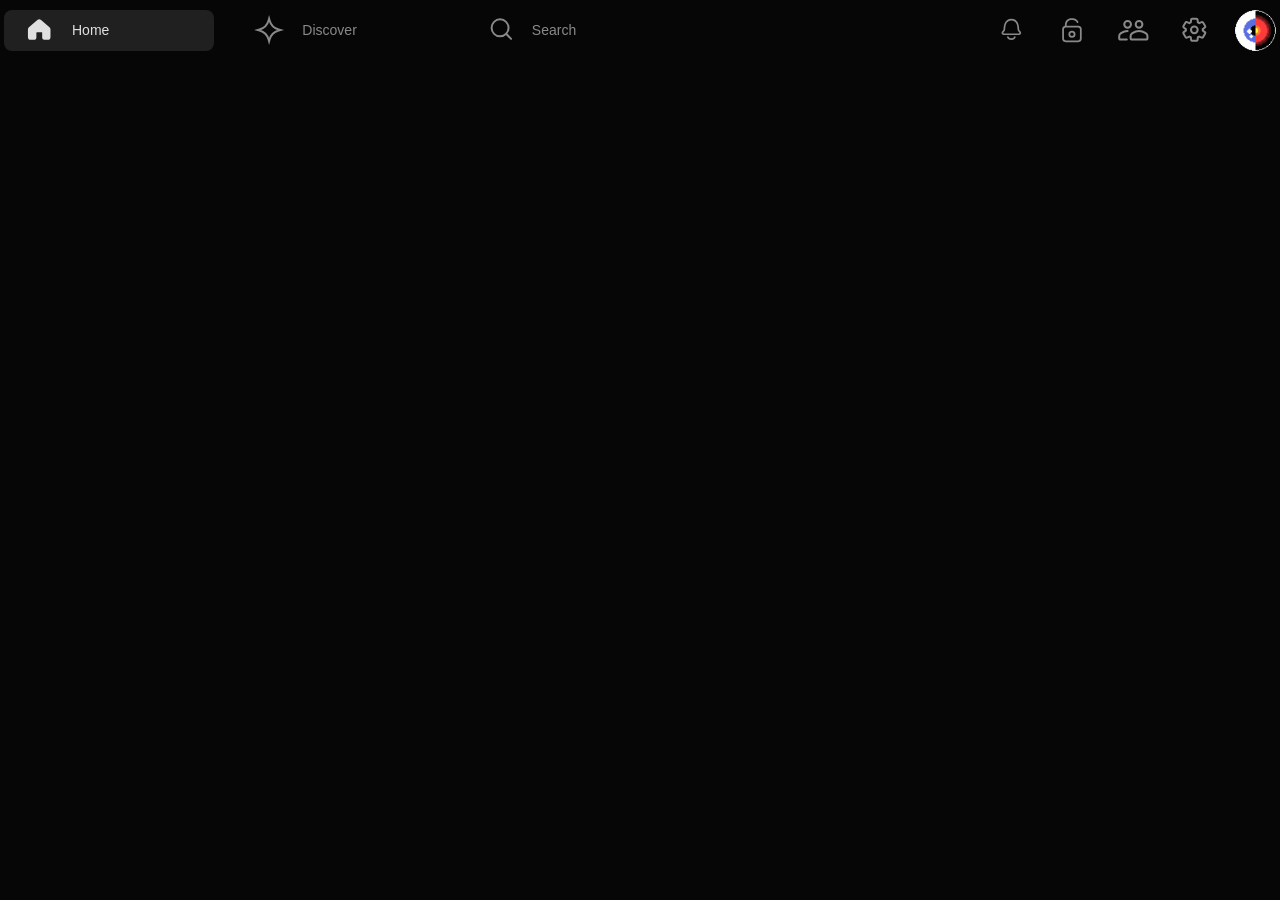
<file: albums.html>
<!DOCTYPE html>
<html lang="en">
<head>
    <meta charset="UTF-8">
    <meta name="viewport" content="width=device-width, initial-scale=1.0">
    <title>albums</title>
    <link href="https://api.fontshare.com/v2/css?f[]=satoshi@300,400,500,700&display=swap" rel="stylesheet">
    <link rel="stylesheet" href="css/styles.css">
</head>
<body class="page-mobile-library">
<header class="navbar">
        <div class="navbar-container desktop-version">

           <nav class="nav-group center-section">
        
            <a href="#" class="nav-link active ">
                <img src="./assets/icons/nav-library/home-active.svg" alt="" >
                <span class="label">Home</span>
            </a>

            <a href="#" class="nav-link ">
                <img src="./assets/icons/nav-library/discover.svg" alt="">
                <span class="label">Discover</span>
            </a>
        
            <form class="search-container" role="search">
                <label for="nav-search" class="search-icon">
                    <img src="./assets/icons/nav-library/search.svg" alt="Search">
                </label>
                <input type="text" id="nav-search" placeholder="Search" class="search-input">
            </form>

    </nav>
        
       
        <section class="nav-group right icon-section">
            <button class="tool-btn " aria-label="News">
                <img src="./assets/icons/nav-library/notification.svg" alt="">
            </button>

            <button class="tool-btn " aria-label="Private">
                <img src="./assets/icons/nav-library/lock.svg" alt="">
            </button>

            <button class="tool-btn for-desktop" aria-label="Friends">
                <img src="./assets/icons/nav-library/friends.svg" alt="">
            </button>

            <button class="tool-btn " aria-label="Settings">
                <img src="./assets/icons/nav-library/settings.svg" alt="">
            </button>

            <button class="tool-btn " aria-label="profile-pic">
                <img src="./assets/icons/nav-library/pofile-pic.svg" alt="">
            </button>

    </section>
         </div>

         <section class="mobile-version">
            
            

            <a href="index.html" class="mobile-icon active" role="button" aria-label="home">
                <img src="./assets/icons/nav-library/home-inactive.png" alt="Profile avatar">
            </a>
            
             <a class="mobile-icon" role="button" aria-label="Profile">
                <img src="./assets/icons/nav-library/discover.svg" alt="Profile avatar">
            </a>

             <a class="mobile-icon" role="button" aria-label="Profile">
                <img src="./assets/icons/nav-library/search.svg" alt="Profile avatar">
            </a>

             <a class="mobile-icon" role="button" aria-label="Profile">
                <img src="./assets/icons/nav-library/library-active.png" alt="Profile avatar">
            </a>
            
             <a class="mobile-icon" role="button" aria-label="Profile">
                <img src="./assets/icons/nav-library/me-prof.png" alt="Profile avatar">
            </a>
         </section>

    </header>

    
 <!--this is a sidebar library for mobile-->
    <section class="mobile-library">
        <header class="mobile-library-header">
            <form class="search-form" role="search">
                <div class="search-input-wrapper">
            <input 
                type="search" 
                placeholder="Search library" 
                class="search-input"
                aria-label="Search your library"
            >
            <img src="assets/icons/sidebar-library/search.png" alt="search-icon" class="search-icon">
        </div>
    </form>
        <img src="assets/icons/sidebar-library/plus.png" alt="plus">

        
        </header>

        <div class="filter">
            <button class="group">
                <img src="assets/icons/sidebar-library/group.png" alt="group">
                <span>Group</span>

            </button>
            <button class="recents">
                <span>Recents</span>
                <img src="assets/icons/sidebar-library/recents.png" alt="recents" class="recents-og">
            </button>

        </div>

        <ul class="mobile-library-list">
            <li class="mobile-library-item">
                <a href="playlist.html">
                <span>Playlists</span>
                <img src="assets/icons/sidebar-library/arrow.png" alt="">
                </a>

            </li>

            <li class="mobile-library-item">
                <a href="mobile-library.html">
                <span>Playlists by Spotify</span>
                <img src="assets/icons/sidebar-library/arrow.png" alt="">
                </a>

                
                
            </div>

            </li>

            <li class="mobile-library-item">
                <a href="mobile-library.html">
                <span>Albums</span>
                <img src="assets/icons/sidebar-library/aroow-down.png" alt="">
                </a>

                <div class="cards-cont">
                
                <div class="card card-stacked-purple ">
                    <img src="assets/pictures/main/Frame 8.png" alt="">
                    <div class="card-txt-wrap">
                        <div class="card-title-cont">
                            <span>Random Access Memories</span>
                            <span>13</span>
                        </div>
                        <p class="card-main-txt">Daft Punk</p>
                    </div>
                </div>
              
                <div class="card card-stacked-blue" >
                    <img src="assets/pictures/main/Frame 8.png" alt="">
                    <div class="card-txt-wrap">
                        <div class="card-title-cont">
                            <span>Abbey Road</span>
                            <span>13</span>
                        </div>
                        <p class="card-main-txt">The Beatles</p>
                    </div>
                </div>

                <div class="card card-stacked-blue">
                    <img src="assets/pictures/main/Frame 8.png" alt="">
                    <div class="card-txt-wrap">
                        <div class="card-title-cont">
                            <span>Black Holes and Revelations</span>
                            <span>13</span>
                        </div>
                        <p class="card-main-txt">Muse</p>
                    </div>
                </div>

                </div>
               
                

            </li>

            <li class="mobile-library-item">
                <a href="folders.html">
                <span>Folders</span>
                <img src="assets/icons/sidebar-library/arrow.png" alt="">
                </a>

            </li>

            <li class="mobile-library-item">
                <a href="artists.html">
                <span>Artists</span>
                <img src="assets/icons/sidebar-library/arrow.png" alt="">
                </a>

            </li>

        </ul>

    </section>
</body>
</file>
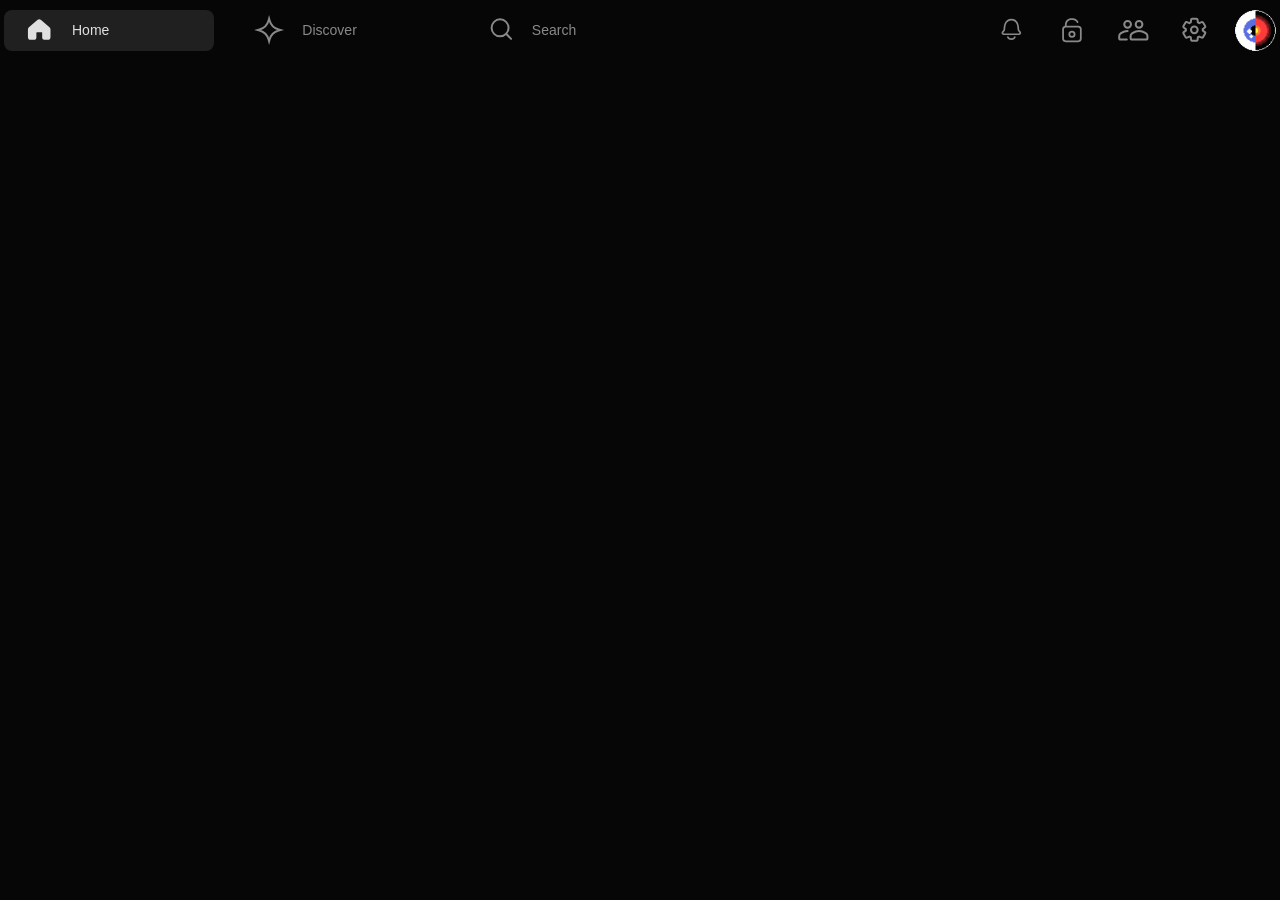
<file: artists.html>
<!DOCTYPE html>
<html lang="en">
<head>
    <meta charset="UTF-8">
    <meta name="viewport" content="width=device-width, initial-scale=1.0">
    <title>artists</title>
    <link href="https://api.fontshare.com/v2/css?f[]=satoshi@300,400,500,700&display=swap" rel="stylesheet">
    <link rel="stylesheet" href="css/styles.css">
</head>
<body class="page-mobile-library">
<header class="navbar">
        <div class="navbar-container desktop-version">

           <nav class="nav-group center-section">
        
            <a href="#" class="nav-link active ">
                <img src="./assets/icons/nav-library/home-active.svg" alt="" >
                <span class="label">Home</span>
            </a>

            <a href="#" class="nav-link ">
                <img src="./assets/icons/nav-library/discover.svg" alt="">
                <span class="label">Discover</span>
            </a>
        
            <form class="search-container" role="search">
                <label for="nav-search" class="search-icon">
                    <img src="./assets/icons/nav-library/search.svg" alt="Search">
                </label>
                <input type="text" id="nav-search" placeholder="Search" class="search-input">
            </form>

    </nav>
        
       
        <section class="nav-group right icon-section">
            <button class="tool-btn " aria-label="News">
                <img src="./assets/icons/nav-library/notification.svg" alt="">
            </button>

            <button class="tool-btn " aria-label="Private">
                <img src="./assets/icons/nav-library/lock.svg" alt="">
            </button>

            <button class="tool-btn for-desktop" aria-label="Friends">
                <img src="./assets/icons/nav-library/friends.svg" alt="">
            </button>

            <button class="tool-btn " aria-label="Settings">
                <img src="./assets/icons/nav-library/settings.svg" alt="">
            </button>

            <button class="tool-btn " aria-label="profile-pic">
                <img src="./assets/icons/nav-library/pofile-pic.svg" alt="">
            </button>

    </section>
         </div>

         <section class="mobile-version">
            
            

        
            <a href="index.html" class="mobile-icon active" role="button" aria-label="home">
                <img src="./assets/icons/nav-library/home-inactive.png" alt="Profile avatar">
            </a>
            
             <a class="mobile-icon" role="button" aria-label="Profile">
                <img src="./assets/icons/nav-library/discover.svg" alt="Profile avatar">
            </a>

             <a class="mobile-icon" role="button" aria-label="Profile">
                <img src="./assets/icons/nav-library/search.svg" alt="Profile avatar">
            </a>

             <a class="mobile-icon" role="button" aria-label="Profile">
                <img src="./assets/icons/nav-library/library-active.png" alt="Profile avatar">
            </a>
            
             <a class="mobile-icon" role="button" aria-label="Profile">
                <img src="./assets/icons/nav-library/me-prof.png" alt="Profile avatar">
            </a>
         </section>

    </header>

    
 <!--this is a sidebar library for mobile-->
    <section class="mobile-library">
        <header class="mobile-library-header">
            <form class="search-form" role="search">
                <div class="search-input-wrapper">
            <input 
                type="search" 
                placeholder="Search library" 
                class="search-input"
                aria-label="Search your library"
            >
            <img src="assets/icons/sidebar-library/search.png" alt="search-icon" class="search-icon">
        </div>
    </form>
        <img src="assets/icons/sidebar-library/plus.png" alt="plus">

        
        </header>

        <div class="filter">
            <button class="group">
                <img src="assets/icons/sidebar-library/group.png" alt="group">
                <span>Group</span>

            </button>
            <button class="recents">
                <span>Recents</span>
                <img src="assets/icons/sidebar-library/recents.png" alt="recents" class="recents-og">
            </button>

        </div>

        <ul class="mobile-library-list">
            <li class="mobile-library-item">
                <a href="playlist.html">
                <span>Playlists</span>
                <img src="assets/icons/sidebar-library/arrow.png" alt="">
                </a>

            </li>

            <li class="mobile-library-item">
                <a href="mobile-library.html">
                <span>Playlists by Spotify</span>
                <img src="assets/icons/sidebar-library/arrow.png" alt="">
                </a>

                
                
            </div>

            </li>

            <li class="mobile-library-item">
                <a href="mobile-library.html">
                <span>Albums</span>
                <img src="assets/icons/sidebar-library/aroow-down.png" alt="">
                </a>

                

            </li>

            <li class="mobile-library-item">
                <a href="mobile-library.html">
                <span>Folders</span>
                <img src="assets/icons/sidebar-library/aroow-down.png" alt="">
                </a>

                

            </li>

            <li class="mobile-library-item">
                <a href="mobile-library.html">
                <span>Artists</span>
                <img src="assets/icons/sidebar-library/aroow-down.png" alt="">
                </a>

                
                <div class="cards-cont">
                
                 <div class="card">
                    <img src="assets/pictures/main/Frame 8.png" alt="">
                    <div class="card-txt-wrap">
                        <p class="card-title">Guns N’ Roses</p>
                    </div>
                </div>
                
                <div class="card">
                    <img src="assets/pictures/main/Frame 8.png" alt="">
                    <div class="card-txt-wrap">
                        <p class="card-title">Daft Punk</p>
                    </div>
                </div>
              
                <div class="card">
                    <img src="assets/pictures/main/Frame 8.png" alt="">
                    <div class="card-txt-wrap">
                        <p class="card-title">David Bowie</p>
                    </div>
                </div>
              
                </div>
               

            </li>

        </ul>

    </section>
</body>
</file>
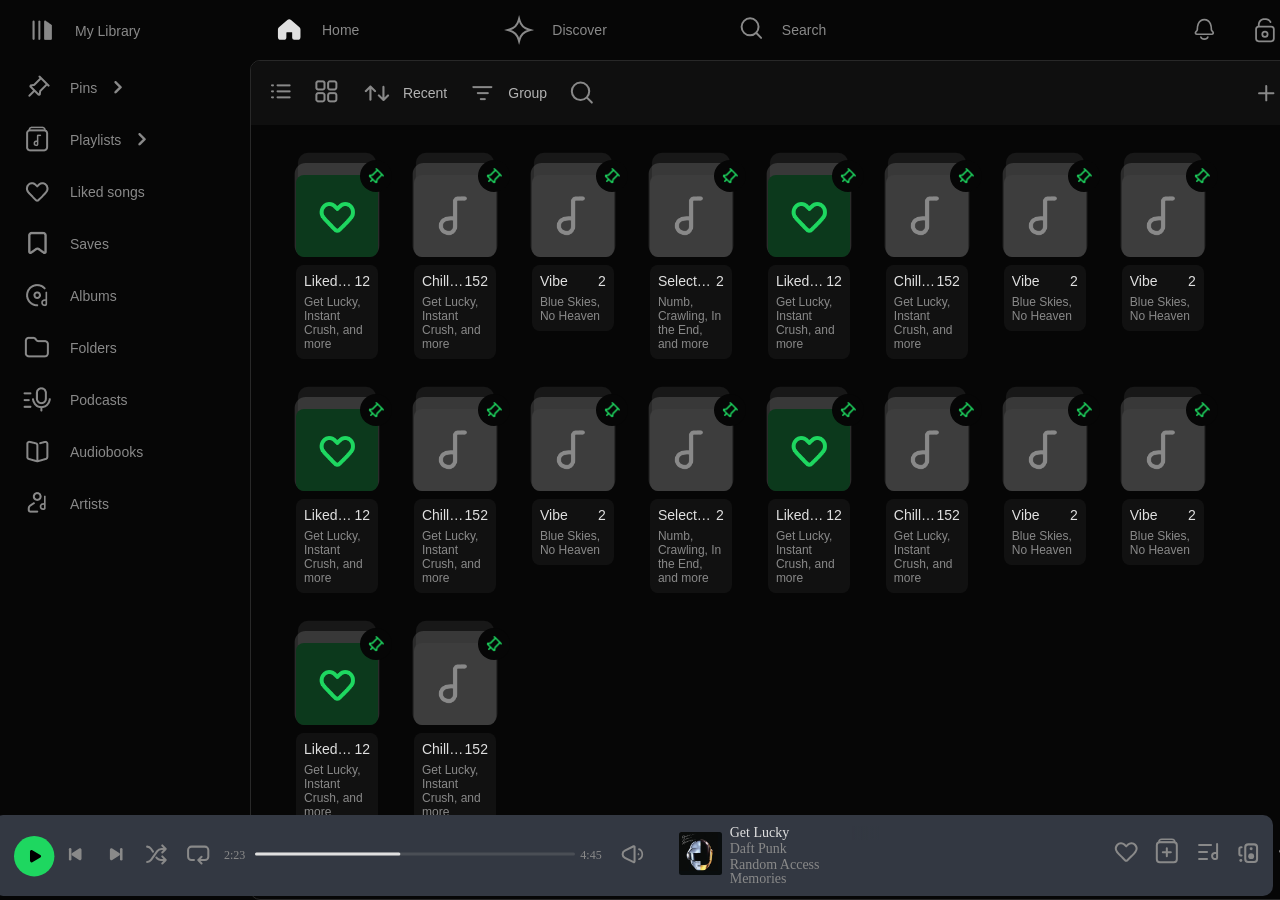
<file: desktop-library.html>
<!DOCTYPE html>
<html lang="en">
<head>
    <meta charset="UTF-8">
    <meta name="viewport" content="width=device-width, initial-scale=1.0">
    <title>library</title>
    <link href="https://api.fontshare.com/v2/css?f[]=satoshi@300,400,500,700&display=swap" rel="stylesheet">
    <link rel="stylesheet" href="css/styles.css">
</head>
<body class="page-home">
    <div class="app-container">

     <!-- Header Section  -->
    <header class="navbar">
        <div class="navbar-container desktop-version">

           <nav class="nav-group center-section">
        
            <a href="index.html" class="nav-link  ">
                <img src="./assets/icons/nav-library/home-active.svg" alt="" >
                <span class="label">Home</span>
            </a>

            <a href="#" class="nav-link ">
                <img src="./assets/icons/nav-library/discover.svg" alt="">
                <span class="label">Discover</span>
            </a>
        
            <form class="search-container" role="search" action="search.html" method="GET">
                
                <label for="nav-search" class="search-icon">
                    <a href="search.html" class="search-link">
                <img src="./assets/icons/nav-library/search.svg" alt="Search">
                </a>
                </label>
                <input type="text" id="nav-search" placeholder="Search" class="search-input">
                
            </form>

    </nav>
        
       
        <section class="nav-group right icon-section">
            <button class="tool-btn " aria-label="News">
                <img src="./assets/icons/nav-library/notification.svg" alt="">
            </button>

            <button class="tool-btn " aria-label="Private">
                <img src="./assets/icons/nav-library/lock.svg" alt="">
            </button>

            <button class="tool-btn for-desktop" aria-label="Friends">
                <img src="./assets/icons/nav-library/friends.svg" alt="">
            </button>

            <button class="tool-btn " aria-label="Settings">
                <img src="./assets/icons/nav-library/settings.svg" alt="">
            </button>

            <button class="tool-btn " aria-label="profile-pic">
                <img src="./assets/icons/nav-library/pofile-pic.svg" alt="">
            </button>

    </section>
         </div>

         <section class="mobile-version">
            
            

            <a class="mobile-icon active" role="button" aria-label="home">
                <img src="./assets/icons/nav-library/home-active.svg" alt="Profile avatar">
            </a>
            
             <a class="mobile-icon" role="button" aria-label="Profile">
                <img src="./assets/icons/nav-library/discover.svg" alt="Profile avatar">
            </a>

             <a class="mobile-icon" role="button" aria-label="Profile">
                <img src="./assets/icons/nav-library/search.svg" alt="Profile avatar">
            </a>

             <a href="mobile-library.html" class="mobile-icon" role="button" aria-label="Profile">
                <img src="./assets/icons/sidebar-library/library.png" alt="Profile avatar">
            </a>
            
             <a class="mobile-icon" role="button" aria-label="Profile">
                <img src="./assets/icons/nav-library/me-prof.png" alt="Profile avatar">
            </a>
         </section>

    </header>

      
    


    <!--this is a sidebar library for desktop-->
    <aside class="sidebar">

        
                <a href="#" class="sidebar-link library-header"> 
                         <img src="./assets/icons/nav-library/library-active.png" alt="library icon">
                     <span class="label">My Library</span>
                </a>
            

        <nav class="sidebar-nav">
            
            <ul class="sidebar-nav-list">
                <li class="sidebar-item">
                    <a href="#" class="sidebar-link">
                        <img src="assets/icons/sidebar-library/pin.png" alt="pin">
                        <span>Pins</span>
                    </a>
                    <img src="assets/icons/sidebar-library/arrow.png" alt="arrow">
                </li>

                <li class="sidebar-item">
                    
                    <a href="#" class="sidebar-link">
                        <img src="assets/icons/sidebar-library/playlists.png" alt="pin">
                        <span>Playlists</span>
                    </a>
                    <img src="assets/icons/sidebar-library/arrow.png" alt="arrow">
                </li>

                <li class="sidebar-item">
                    <a href="#" class="sidebar-link">
                        <img src="assets/icons/sidebar-library/likedSongs.png" alt="liked">
                        <span>Liked songs</span>
                    </a>
                </li>

                <li class="sidebar-item">
                    <a href="#" class="sidebar-link">
                        <img src="assets/icons/sidebar-library/saves.png" alt="saves">
                        <span>Saves</span>
                    </a>
                </li>

                <li class="sidebar-item">
                    <a href="#" class="sidebar-link">
                        <img src="assets/icons/sidebar-library/albums.png" alt="albums">
                        <span>Albums</span>
                    </a>
                </li>

                <li class="sidebar-item">
                    <a href="#" class="sidebar-link">
                        <img src="assets/icons/sidebar-library/folders.png" alt="foldrs">
                        <span>Folders</span>
                    </a>
                </li>

                <li class="sidebar-item">
                    <a href="#" class="sidebar-link">
                        <img src="assets/icons/sidebar-library/podcasts.png" alt="podcasts">
                        <span>Podcasts</span>
                    </a>
                </li>

                <li class="sidebar-item">
                    <a href="#" class="sidebar-link">
                        <img src="assets/icons/sidebar-library/audiobooks.png" alt="audiobooks">
                        <span>Audiobooks</span>
                    </a>
                </li>

                <li class="sidebar-item">
                    <a href="#" class="sidebar-link">
                        <img src="assets/icons/sidebar-library/artists.png" alt="ARTISTS">
                        <span>Artists</span>
                    </a>
                </li>
            </ul>
        </nav>
    </aside>


   

      <!--this the main content/scroll-content-->
    
    <main class="main-content">
        <section class="filters">
            <div class="filter-wrapper">
                <div class="filters-left">
                <div class="filter-icon-wrapper">
                <img src="assets/icons/sidebar-library/recents-clicked.png" alt="">
                <img src="assets/icons/sidebar-library/recents.png" alt="">
                </div>

                <div class="filter-nav-wrapper">
                    <div class="filter-item">
                        <img src="assets/icons/sidebar-library/up-down.png" alt="">
                        <span>Recent</span>
                    </div>

                    <div class="filter-item">
                        <img src="assets/icons/sidebar-library/group.png" alt="">
                        <span>Group</span>
                    </div>
                        <img src="assets/icons/nav-library/search.svg" alt="">
                </div>
                </div>

                <img src="assets/icons/sidebar-library/plus.png" alt="">

            </div>
        </section>

      

    
     <section class="main-content-container">

        <section class="content-section">
           
            <div class="cards-wrapper-grid" id="scroll-container">

                 <div class="card card-stacked-grey">
                    <div class="pin-container">
                        <img src="assets/icons/sidebar-library/pin-green.png" alt="">
                       
                    </div>
                     <img src="assets/pictures/library/liked-songs.png" alt="picture">
                    

                    <div class="card-txt-wrap wrap-colored">
                    <div class="card-title-cont ">
                        <span>Liked songs</span>
                        <span>12</span>
                    </div>
                    <p class="card-main-txt">Get Lucky, Instant Crush, and more</p>
                    </div>
                </div>

                <div class="card card-stacked-grey"> 
                    <div class="pin-container">
                        <img src="assets/icons/sidebar-library/pin-green.png" alt="">
                       
                    </div>
                    <img src="assets/pictures/library/blank-music.png" alt="picture">

                    <div class="card-txt-wrap wrap-colored">
                    <div class="card-title-cont ">
                        <span>Chill stuff</span>
                        <span>152</span>
                    </div>
                    <p class="card-main-txt">Get Lucky, Instant Crush, and more</p>
                    </div>
                </div>

                <div class="card card-stacked-grey">
                    <div class="pin-container">
                        <img src="assets/icons/sidebar-library/pin-green.png" alt="">
                       
                    </div>
                    <img src="assets/pictures/library/blank-music.png" alt="picture">

                    <div class="card-txt-wrap wrap-colored">
                    <div class="card-title-cont ">
                        <span>Vibe</span>
                        <span>2</span>
                    </div>
                    <p class="card-main-txt">Blue Skies, No Heaven</p>
                    </div>
                </div>
            
                <div class="card card-stacked-grey">
                    <div class="pin-container">
                        <img src="assets/icons/sidebar-library/pin-green.png" alt="">
                       
                    </div>
                    <img src="assets/pictures/library/blank-music.png" alt="picture">

                    <div class="card-txt-wrap wrap-colored">
                    <div class="card-title-cont ">
                        <span>Selected Linkin Park</span>
                        <span>2</span>
                    </div>
                    <p class="card-main-txt">Numb, Crawling, In the End, and more</p>
                    </div>  
                 </div>

                  <div class="card card-stacked-grey">
                    <div class="pin-container">
                        <img src="assets/icons/sidebar-library/pin-green.png" alt="">
                       
                    </div>
                     <img src="assets/pictures/library/liked-songs.png" alt="picture">
                    

                    <div class="card-txt-wrap wrap-colored">
                    <div class="card-title-cont ">
                        <span>Liked songs</span>
                        <span>12</span>
                    </div>
                    <p class="card-main-txt">Get Lucky, Instant Crush, and more</p>
                    </div>
                </div>

                <div class="card card-stacked-grey"> 
                    <div class="pin-container">
                        <img src="assets/icons/sidebar-library/pin-green.png" alt="">
                       
                    </div>
                    <img src="assets/pictures/library/blank-music.png" alt="picture">

                    <div class="card-txt-wrap wrap-colored">
                    <div class="card-title-cont ">
                        <span>Chill stuff</span>
                        <span>152</span>
                    </div>
                    <p class="card-main-txt">Get Lucky, Instant Crush, and more</p>
                    </div>
                </div>

                <div class="card card-stacked-grey">
                    <div class="pin-container">
                        <img src="assets/icons/sidebar-library/pin-green.png" alt="">
                       
                    </div>
                    <img src="assets/pictures/library/blank-music.png" alt="picture">

                    <div class="card-txt-wrap wrap-colored">
                    <div class="card-title-cont ">
                        <span>Vibe</span>
                        <span>2</span>
                    </div>
                    <p class="card-main-txt">Blue Skies, No Heaven</p>
                    </div>
                </div>

                <div class="card card-stacked-grey">
                        <div class="pin-container">
                            <img src="assets/icons/sidebar-library/pin-green.png" alt="">
                        
                        </div>
                        <img src="assets/pictures/library/blank-music.png" alt="picture">

                        <div class="card-txt-wrap wrap-colored">
                        <div class="card-title-cont ">
                            <span>Vibe</span>
                            <span>2</span>
                        </div>
                        <p class="card-main-txt">Blue Skies, No Heaven</p>
                        </div>
                    </div>
            </div>
         </section>  
        
         <section class="content-section">
           
            <div class="cards-wrapper-grid" id="scroll-container">

                 <div class="card card-stacked-grey">
                    <div class="pin-container">
                        <img src="assets/icons/sidebar-library/pin-green.png" alt="">
                       
                    </div>
                     <img src="assets/pictures/library/liked-songs.png" alt="picture">
                    

                    <div class="card-txt-wrap wrap-colored">
                    <div class="card-title-cont ">
                        <span>Liked songs</span>
                        <span>12</span>
                    </div>
                    <p class="card-main-txt">Get Lucky, Instant Crush, and more</p>
                    </div>
                </div>

                <div class="card card-stacked-grey"> 
                    <div class="pin-container">
                        <img src="assets/icons/sidebar-library/pin-green.png" alt="">
                       
                    </div>
                    <img src="assets/pictures/library/blank-music.png" alt="picture">

                    <div class="card-txt-wrap wrap-colored">
                    <div class="card-title-cont ">
                        <span>Chill stuff</span>
                        <span>152</span>
                    </div>
                    <p class="card-main-txt">Get Lucky, Instant Crush, and more</p>
                    </div>
                </div>

                <div class="card card-stacked-grey">
                    <div class="pin-container">
                        <img src="assets/icons/sidebar-library/pin-green.png" alt="">
                       
                    </div>
                    <img src="assets/pictures/library/blank-music.png" alt="picture">

                    <div class="card-txt-wrap wrap-colored">
                    <div class="card-title-cont ">
                        <span>Vibe</span>
                        <span>2</span>
                    </div>
                    <p class="card-main-txt">Blue Skies, No Heaven</p>
                    </div>
                </div>
            
                <div class="card card-stacked-grey">
                    <div class="pin-container">
                        <img src="assets/icons/sidebar-library/pin-green.png" alt="">
                       
                    </div>
                    <img src="assets/pictures/library/blank-music.png" alt="picture">

                    <div class="card-txt-wrap wrap-colored">
                    <div class="card-title-cont ">
                        <span>Selected Linkin Park</span>
                        <span>2</span>
                    </div>
                    <p class="card-main-txt">Numb, Crawling, In the End, and more</p>
                    </div>  
                 </div>

                  <div class="card card-stacked-grey">
                    <div class="pin-container">
                        <img src="assets/icons/sidebar-library/pin-green.png" alt="">
                       
                    </div>
                     <img src="assets/pictures/library/liked-songs.png" alt="picture">
                    

                    <div class="card-txt-wrap wrap-colored">
                    <div class="card-title-cont ">
                        <span>Liked songs</span>
                        <span>12</span>
                    </div>
                    <p class="card-main-txt">Get Lucky, Instant Crush, and more</p>
                    </div>
                </div>

                <div class="card card-stacked-grey"> 
                    <div class="pin-container">
                        <img src="assets/icons/sidebar-library/pin-green.png" alt="">
                       
                    </div>
                    <img src="assets/pictures/library/blank-music.png" alt="picture">

                    <div class="card-txt-wrap wrap-colored">
                    <div class="card-title-cont ">
                        <span>Chill stuff</span>
                        <span>152</span>
                    </div>
                    <p class="card-main-txt">Get Lucky, Instant Crush, and more</p>
                    </div>
                </div>

                <div class="card card-stacked-grey">
                    <div class="pin-container">
                        <img src="assets/icons/sidebar-library/pin-green.png" alt="">
                       
                    </div>
                    <img src="assets/pictures/library/blank-music.png" alt="picture">

                    <div class="card-txt-wrap wrap-colored">
                    <div class="card-title-cont ">
                        <span>Vibe</span>
                        <span>2</span>
                    </div>
                    <p class="card-main-txt">Blue Skies, No Heaven</p>
                    </div>
                </div>

                <div class="card card-stacked-grey">
                        <div class="pin-container">
                            <img src="assets/icons/sidebar-library/pin-green.png" alt="">
                        
                        </div>
                        <img src="assets/pictures/library/blank-music.png" alt="picture">

                        <div class="card-txt-wrap wrap-colored">
                        <div class="card-title-cont ">
                            <span>Vibe</span>
                            <span>2</span>
                        </div>
                        <p class="card-main-txt">Blue Skies, No Heaven</p>
                        </div>
                    </div>
            </div>
         </section>  

         <section class="content-section">
           
            <div class="cards-wrapper-grid" id="scroll-container">

                 <div class="card card-stacked-grey">
                    <div class="pin-container">
                        <img src="assets/icons/sidebar-library/pin-green.png" alt="">
                       
                    </div>
                     <img src="assets/pictures/library/liked-songs.png" alt="picture">
                    

                    <div class="card-txt-wrap wrap-colored">
                    <div class="card-title-cont ">
                        <span>Liked songs</span>
                        <span>12</span>
                    </div>
                    <p class="card-main-txt">Get Lucky, Instant Crush, and more</p>
                    </div>
                </div>

                <div class="card card-stacked-grey"> 
                    <div class="pin-container">
                        <img src="assets/icons/sidebar-library/pin-green.png" alt="">
                       
                    </div>
                    <img src="assets/pictures/library/blank-music.png" alt="picture">

                    <div class="card-txt-wrap wrap-colored">
                    <div class="card-title-cont ">
                        <span>Chill stuff</span>
                        <span>152</span>
                    </div>
                    <p class="card-main-txt">Get Lucky, Instant Crush, and more</p>
                    </div>
                </div>

                
            </div>
         </section>  

        
        </section>

    </main>

     </div>

      <section class="player">

                <!-- ================================
                    Left Side — Playback Controls
                    Contains: play/pause, prev, next,
                    shuffle, repeat, progress bar, volume
                ================================ -->
        <div class="left-cont">

        <!-- Play / Pause button -->
            <input class="btn-playback" type="checkbox"  id="playback-toggle">
            <label for="playback-toggle">
                <img id="start" src="./assets/icons/player/Name=Play, Filled=No.svg" alt="Start">
                <img id="pause" src="./assets/icons/player/Name=Pause, Filled=No.svg" alt="Pause">
            </label>

        <!--Previous button-->
            <button class="player-prev">
                <svg class="prev" width="41" height="41" viewBox="0 0 41 41" fill="none" xmlns="http://www.w3.org/2000/svg">
                    <path d="M15.154 15.1523V25.255" stroke="currentColor" stroke-width="2.52568" stroke-linecap="round"/>
                    <path d="M17.1624 21.4925C16.2235 20.8902 16.2235 19.5181 17.1624 18.9157L24.1623 14.4253C25.1811 13.7717 26.5196 14.5033 26.5196 15.7137V24.6946C26.5196 25.905 25.1811 26.6365 24.1623 25.983L17.1624 21.4925Z" fill="currentColor"/>
                </svg>
            </button>

        <!--Next button-->      
            <button class="player-next">
                <svg width="41" height="41" viewBox="0 0 41 41" fill="none" xmlns="http://www.w3.org/2000/svg">
                    <path d="M25.2567 15.1523V25.255" stroke="currentColor" stroke-width="2.52568" stroke-linecap="round"/>
                    <path d="M23.2483 18.9157C24.1872 19.518 24.1872 20.8901 23.2483 21.4925L16.2484 25.9829C15.2296 26.6365 13.8912 25.9049 13.8912 24.6945L13.8912 15.7136C13.8912 14.5032 15.2296 13.7717 16.2484 14.4252L23.2483 18.9157Z" fill="currentColor"/>
                </svg>
            </button>

        <!--Shuffle button-->
            <button class="shuffle">
                <svg width="41" height="41" viewBox="0 0 41 41" fill="none" xmlns="http://www.w3.org/2000/svg">
                    <path d="M10.1027 12.6271C11.6824 12.6271 13.1592 13.4102 14.0456 14.7177L14.8812 15.9503L16.0077 17.612M28.7491 25.92H23.8242C22.5038 25.92 21.236 25.4031 20.2921 24.4798L19.3635 23.5716M28.7491 25.92L25.2568 29.4648M28.7491 25.92L25.2568 22.3752" stroke="currentColor" stroke-width="2.02054" stroke-linecap="round" stroke-linejoin="round"/>
                    <path d="M10.1027 27.9503C11.6863 27.9503 13.1708 27.18 14.0826 25.8853L20.2554 17.1194C21.2016 15.7758 22.7422 14.9764 24.3855 14.9764H28.7491M28.7491 14.9764L25.2568 11.4316M28.7491 14.9764L25.2568 18.5213" stroke="currentColor" stroke-width="2.02054" stroke-linecap="round" stroke-linejoin="round"/>
                </svg>
            </button>

        <!-- Repeat button -->
            <button class="repeat">
                <svg width="41" height="41" viewBox="0 0 41 41" fill="none" xmlns="http://www.w3.org/2000/svg">
                    <path d="M15.996 26.0972H13.4703C11.6104 26.0972 10.1027 24.5895 10.1027 22.7297V15.9945C10.1027 14.1347 11.6104 12.627 13.4703 12.627H26.9406C28.8004 12.627 30.3081 14.1347 30.3081 15.9945V22.7297C30.3081 24.5895 28.8004 26.0972 26.9406 26.0972H20.2054M20.2054 26.0972L23.573 22.7297M20.2054 26.0972L23.573 29.4648" stroke="currentColor" stroke-width="2.02054" stroke-linecap="round" stroke-linejoin="round"/>
                </svg>
            </button>

        <!--Progress bar-->
            <span class="left-time">2:23</span>
            <button class="playback-bar">
                <svg width="320" height="32" viewBox="0 0 320 3" fill="none" xmlns="http://www.w3.org/2000/svg">
                    <path d="M1.5 1.5L318.5 1.50003" stroke="#898989" stroke-opacity="0.27" stroke-width="3" stroke-linecap="round"/>
                    <path d="M1.5 1.5H143.881" stroke="#E0E0E0" stroke-width="3" stroke-linecap="round"/>
                </svg>
                <img class="bar-hover" src="./assets/icons/player/Property 1=Hover.svg" alt="player">
            </button>
            <span class="left-time">4:45</span>

        <!-- Volume slider -->
            <label class="volume">
                <input type="range" name="volume" id="volume">
                <svg class="vol-icon" width="41" height="41" viewBox="0 0 41 41" fill="none" xmlns="http://www.w3.org/2000/svg">
                    <g clip-path="url(#clip0_24_424)">
                    <path d="M12.8558 23.8203C9.87736 22.3311 9.87736 18.081 12.8558 16.5918L21.5883 12.2256C22.0359 12.0018 22.5625 12.3268 22.5629 12.8271L22.5629 27.584C22.5629 28.0846 22.036 28.4102 21.5883 28.1865L12.8558 23.8203Z" stroke="currentcolor" stroke-width="2.02054"/>
                    <path d="M26.9406 25.2578C27.7294 25.0427 28.4588 24.5653 29.04 23.8699C29.852 22.8983 30.3082 21.5805 30.3082 20.2065C30.3082 18.8324 29.852 17.5146 29.04 16.543C28.4588 15.8476 27.7294 15.3703 26.9406 15.1551" stroke="currentcolor" stroke-width="1.68378" stroke-linecap="round"/>
                    <path d="M26.0987 19.6957C26.0987 19.5131 26.2522 19.3593 26.4208 19.4291C26.523 19.4714 26.6158 19.5335 26.694 19.6116C26.7722 19.6898 26.8342 19.7826 26.8765 19.8848C26.9188 19.9869 26.9406 20.0964 26.9406 20.2069C26.9406 20.3175 26.9188 20.427 26.8765 20.5291C26.8342 20.6313 26.7722 20.7241 26.694 20.8022C26.6158 20.8804 26.523 20.9424 26.4208 20.9847C26.2522 21.0546 26.0987 20.9008 26.0987 20.7182L26.0987 20.2069L26.0987 19.6957Z" fill="#898989" stroke="currentcolor" stroke-width="0.841892"/>
                    </g>
                    <defs>
                    <clipPath id="clip0_24_424">
                    <rect width="23.573" height="23.573" fill="white" transform="translate(8.41895 8.41992)"/>
                    </clipPath>
                    </defs>
                </svg>
            </label>
        </div>

        <!-- END left-cont -->

                <!-- ================================
                CENTER — Album cover + song info + mobile controls
                ================================ -->
        <div class="center">

        <!-- Album cover -->
                <a class="cover" href="song.html">
                    <img src="./assets/photo/player/Rectangle 6.svg" alt="cover">
                </a>
        
        <!-- Song title, artist, album links -->
                <div class="song-info">
                    <div class="song-name">
                        <div class="marquee">
                            <a class="song" href="song.html">Get Lucky <span>(feat. Pharrell Williams and Nile Rodgers)</span></a>
                        </div>
                    </div>
                    <a class="artist" href="song.html">Daft Punk</a>
                    <a class="album" href="song.html">Random Access Memories</a>
                </div>

        <!-- Phone buttons-->
                <button class="add-sm">
                    <svg class="add-sm"width="41" height="41" viewBox="0 0 41 41" fill="none" xmlns="http://www.w3.org/2000/svg">
                        <rect width="20" height="20" rx="3" transform="matrix(1 0 0 -1 9.82703 31.3301)" stroke="currentColor" stroke-width="2" stroke-linejoin="round"/>
                        <path d="M11.827 11.3301H27.827C27.827 9.67322 26.4839 8.33008 24.827 8.33008H14.827C13.1702 8.33008 11.827 9.67322 11.827 11.3301Z" stroke="currentColor" stroke-width="1.5" stroke-linejoin="round"/>
                        <path d="M15.827 21.3301H19.827M23.827 21.3301H19.827M19.827 21.3301V17.3301M19.827 21.3301V25.3301" stroke="currentColor" stroke-width="2.02054" stroke-linecap="round" stroke-linejoin="round"/>
                    </svg>
                </button>
                <button class="play-sm">
                    <svg class="play-sm" width="41" height="41" viewBox="0 0 41 41" fill="none" xmlns="http://www.w3.org/2000/svg">
                    <path d="M28.0942 18.2343C29.3511 18.9599 29.3511 20.774 28.0942 21.4997L18.1966 27.2141C16.9398 27.9397 15.3687 27.0327 15.3687 25.5814L15.3687 14.1526C15.3687 12.7013 16.9398 11.7943 18.1966 12.5199L28.0942 18.2343Z" fill="currentColor"/>
                    </svg>
                </button>

        <!--progress-bar for phone-->            
                <svg class="progress-bar" width="320" height="17" viewBox="0 0 320 17" fill="none" xmlns="http://www.w3.org/2000/svg">
                    <path d="M1.5 15.3047L318.5 15.3047" stroke="#898989" stroke-opacity="0.27" stroke-width="3" stroke-linecap="round"/>
                    <path d="M1.5 15.3047H143.881" stroke="#E0E0E0" stroke-width="3" stroke-linecap="round"/>
                </svg>
            </div>

            <!-- ================================
                Right Side —favoritess, add button,
                lyrics, devices,
                more options, like, queue
            ================================ -->
            <div class="right-cont">

        <!-- Favorite button -->
                <input class="favorite" type="checkbox"  id="favorite-toggle">
                <label for="favorite-toggle">
                    <img class="fav" src="./assets/icons/player/Name=Like, Filled=No.svg" alt="Favorite">
                    <img class="fav-hover" src="./assets/icons/player/Name=Like, Filled=Yes.svg" alt="Favorite">
                </label>
            
                    <!-- ================================
                    ADD TO PLAYLIST
                    Checkbox toggle opens the window
                    ================================ -->

                <div class="add-btn">
                    <input type="checkbox" id="add-toggle" class="toogle-input">
                    <label for="add-toggle" class="add-btn">
                        <svg class="add-desktop"width="41" height="41" viewBox="0 0 41 41" fill="none" xmlns="http://www.w3.org/2000/svg">
                            <rect width="20" height="20" rx="3" transform="matrix(1 0 0 -1 9.82703 31.3301)" stroke="currentColor" stroke-width="2" stroke-linejoin="round"/>
                            <path d="M11.827 11.3301H27.827C27.827 9.67322 26.4839 8.33008 24.827 8.33008H14.827C13.1702 8.33008 11.827 9.67322 11.827 11.3301Z" stroke="currentColor" stroke-width="1.5" stroke-linejoin="round"/>
                            <path d="M15.827 21.3301H19.827M23.827 21.3301H19.827M19.827 21.3301V17.3301M19.827 21.3301V25.3301" stroke="currentColor" stroke-width="2.02054" stroke-linecap="round" stroke-linejoin="round"/>
                        </svg>
                    </label>
                    <label for="add-toggle" class="add-backdrop"></label>
                    
        <!-- Add to playlist window -->
                    <div class="add-window">
                        <div class="add-header">
                            <span>Add to playlist</span>
                        </div>

        <!-- Search bar inside the window -->
                        <div class="add-search">
                            <input type="text" placeholder="Search for a playlist/folder">
                            <img class="search" src="./assets/icons/player/Name=Search, Filled=No.svg" alt="Search">
                        </div>

        <!-- Create new playlist button -->
                        <button class="new-list">
                            <img src="./assets/icons/player/Name=Add Simple, Filled=No.svg" alt="New Playlist">
                            <span>New Playlist</span>
                        </button>
            
        <!-- Playlist items -->
                        <div class="album-list">
                            <div class="playlists">
                                <img class="playlist" src="./assets/icons/player/Name=Playlist, Filled=No.svg" alt="Playlist">
                                <span>Chill stuff</span>
                                <input class="check-btn" type="checkbox"  id="check-toggle-1">
                                <label for="check-toggle-1">
                                    <img class="check" src="./assets/icons/player/Name=Check, Filled=No.svg" alt="Favorite">
                                    <img class="check-hover" src="./assets/icons/player/Name=Check, Filled=Yes.svg" alt="Favorite">
                                </label>
                            </div>
                            <div class="playlists">
                                <img class="playlist" src="./assets/icons/player/Name=Playlist, Filled=No.svg" alt="Playlist">
                                <span>Chill stuff</span>
                                <input class="check-btn" type="checkbox"  id="check-toggle-2">
                                <label for="check-toggle-2">
                                    <img class="check" src="./assets/icons/player/Name=Check, Filled=No.svg" alt="Favorite">
                                    <img class="check-hover" src="./assets/icons/player/Name=Check, Filled=Yes.svg" alt="Favorite">
                                </label>
                            </div>

            <!-- Playlist item (with more options) -->
                            <div class="playlists">
                                <img class="folder" src="./assets/icons/player/Name=Folder, Filled=No.svg" alt="Playlist">
                                <span>Chill stuff</span>
                                <button class="right-btn">
                                    <img src="./assets/icons/player/Property 1=Right.svg" alt="More">
                                </button>
                            </div>
                            
            <!-- Playlist items -->
                            <div class="playlists">
                                <img class="playlist" src="./assets/icons/player/Name=Playlist, Filled=No.svg" alt="Playlist">
                                <span>Chill stuff</span>
                                <input class="check-btn" type="checkbox"  id="check-toggle-3">
                                <label for="check-toggle-3">
                                    <img class="check" src="./assets/icons/player/Name=Check, Filled=No.svg" alt="Favorite">
                                    <img class="check-hover" src="./assets/icons/player/Name=Check, Filled=Yes.svg" alt="Favorite">
                                </label>
                            </div>
                        </div>

        <!-- Cancel / Done buttons -->
                        <div class="playlist-actions">
                            <button class="Cancel">Cancel</button>
                            <button class="Done">Done</button>
                        </div>
                    </div>
                </div>

        <!-- END add-btn -->

                <!-- ================================
                    LYRICS
                    Checkbox toggle opens the window
                ================================ -->

                <div class="lyrics-btn">
                    <input type="checkbox" id="lyrics-toggle" class="toogle-input">
                    <label for="lyrics-toggle" class="lyrics-btn">
                        <svg width="40" height="40" viewBox="0 0 40 40" fill="none" xmlns="http://www.w3.org/2000/svg">
                            <path d="M11.0864 14.0762H23.0864" stroke="currentcolor" stroke-width="2" stroke-linecap="round"/>
                            <path d="M11.0864 21.0762H19.0864" stroke="currentcolor" stroke-width="2" stroke-linecap="round"/>
                            <path d="M11.0864 28.0762H19.0864" stroke="currentcolor" stroke-width="2" stroke-linecap="round"/>
                            <path d="M29.0864 13.0762V22.01M29.0864 22.01V26.6757C29.0864 27.4256 28.5537 28.0748 27.8037 28.0762C26.3223 28.0789 24.0864 27.6431 24.0864 24.9879C24.0864 21.0173 29.0864 22.01 29.0864 22.01Z" stroke="currentcolor" stroke-width="2" stroke-linecap="round" stroke-linejoin="round"/>
                        </svg>
                    </label>

        <!-- Backdrop — click to close -->
                    <label for="lyrics-toggle" class="lyrics-backdrop"></label>
                    
        <!-- Lyrics window -->
                    <div class="lyrics-window">
                        <div class="lyrics-header">
                            <span>Lyrics</span>
                            <img class="arrow" src="./assets/icons/player/Frame 93.svg" alt="Lyrics">
                            
        <!-- Sync lyrics button, Share lyrics icon -->
                            <input class="sync-btn" type="checkbox"  id="sync-toggle">
                            <label for="sync-toggle">
                                <img class="sync" src="./assets/icons/player/Name=Synced Lyrics, Filled=No.svg" alt="Sync">
                                <img class="sync-hover" src="./assets/icons/player/Name=Synced Lyrics, Filled=Yes.svg" alt="sync">
                            </label>
                            <input class="share-btn" type="checkbox"  id="share-toggle">
                            <label for="share-toggle">
                                <img class="share" src="./assets/icons/player/Name=Share, Filled=No.svg" alt="Share">
                                <img class="share-hover" src="./assets/icons/player/Name=Share, Filled=No (1).svg" alt="share">
                            </label>
                        </div>

        <!-- Lyrics text content -->
                        <div class="lyrics-content">
                            <div class="upper">
                                <p>Like the legend of the phoenix, huh</p>
                                <p>All ends with beginnings</p>
                                <p>What keeps the planet spinning, ah</p>
                                <p>The force from the beginning, hm, look</p>
                            </div>
                            <div class="bottom">
                                <span>We've come too far</span>
                                <p>To give up who we are</p>
                                <p>So let's raise the bar</p>
                                <p>And our cups to the stars</p>
                                <p>She's up all night 'til the sun</p>
                                <p>'m up all night to get some</p>
                            </div>
                        </div>
                    </div>
                </div>

        <!-- END lyrics-btn -->

         <!-- Connect to a device button -->
                <button class="devices">
                    <svg width="41" height="41" viewBox="0 0 41 41" fill="none" xmlns="http://www.w3.org/2000/svg">
                    <rect x="17.2587" y="11.3672" width="11.7865" height="17.6797" rx="2.94662" stroke="currentcolor" stroke-width="2.06263"/>
                    <circle cx="23.152" cy="23.1537" r="2.94662" fill="currentcolor"/>
                    <circle cx="23.152" cy="15.7858" r="1.47331" fill="currentcolor"/>
                    <circle cx="12.8389" cy="27.5729" r="1.47331" fill="currentcolor"/>
                    <path d="M13.5755 22.4157H12.8389C12.0252 22.4157 11.3655 21.7561 11.3655 20.9424V15.7858C11.3655 14.9721 12.0252 14.3125 12.8389 14.3125H13.5755" stroke="currentcolor" stroke-width="2.06263" stroke-linecap="round" stroke-linejoin="round"/>
                    </svg>
                </button>

                <!-- ================================
                    MORE OPTIONS
                    Button opens a dropdown menu
                ================================ -->

                <div class="more-button">
                    <input type="checkbox" id="more-toggle" class="more-input">
            
        <!-- More button -->
                    <label for="more-toggle" class="more-btn">
                        <svg width="40" height="40" viewBox="0 0 40 40" fill="none" xmlns="http://www.w3.org/2000/svg">
                        <circle cx="11.7866" cy="20.2072" r="1.68378" fill="currentcolor"/>
                        <circle cx="20.2055" cy="20.2072" r="1.68378" fill="currentcolor"/>
                        <circle cx="28.6242" cy="20.2072" r="1.68378" fill="currentcolor"/>
                        </svg>
                    </label>
                    <label for="more-toggle" class="more-backdrop"></label>
                    
        <!-- More options window -->

                    <div class="more-window">
                        <div class="more-list">
                            <img src="./assets/icons/player/Name=Download, Filled=No.svg" alt="list">
                            <p>Download song</p>
                        </div>
                        <div class="more-list">
                            <img src="./assets/icons/player/Name=Timer, Filled=Yes.svg" alt="list">
                            <p>Sleep timer</p>
                        </div>
                        <div class="more-list">
                            <img src="./assets/icons/player/Name=Hide, Filled=No.svg" alt="list">
                            <p>Hide song</p>
                        </div>
                        <div class="more-list">
                            <img src="./assets/icons/player/Name=Share, Filled=No.svg" alt="list">
                            <p>Share song</p>
                        </div>
                        <div class="more-list">
                            <img src="./assets/icons/player/Name=Add to Library, Filled=No.svg" alt="list">
                            <p>Add to library</p>
                            <img class="forward-1" src="./assets/icons/player/Property 1=Right.svg" alt="icon">
                        </div>
                        <div class="more-list">
                            <img src="./assets/icons/player/Name=Add to Queue, Filled=No.svg" alt="list">
                            <p>Add song to queue</p>
                            <img class="forward-2" src="./assets/icons/player/Property 1=Right.svg" alt="icon">
                        </div>
                        <div class="more-list">
                            <img src="./assets/icons/player/Name=Radio, Filled=No.svg" alt="list">
                            <p>Go to song radio</p>
                        </div>
                        <div class="more-list">
                            <img src="./assets/icons/player/Name=Album, Filled=No.svg" alt="list">
                            <p>View album</p>
                        </div>
                        <div class="more-list">
                            <img src="./assets/icons/player/Name=Artist, Filled=No.svg" alt="list">
                            <p>Vieb artist</p>
                            <img class="forward-3" src="./assets/icons/player/Property 1=Right.svg" alt="icon">
                        </div>
                        <div class="more-list">
                            <img src="./assets/icons/player/Name=Miniplayer, Filled=No.svg" alt="list">
                            <p>Miniplayer</p>
                        </div>
                        <div class="more-list">
                            <img src="./assets/icons/player/Name=Full Screen, Filled=No.svg" alt="list">
                            <p>Fullscreen</p>
                        </div>
                    </div>
                </div>

        <!-- END more options-->

        <!-- vertical line -->
                <img class="vertical-line" src="./assets/icons/player/Frame 62.svg" alt="line">

                <!-- ================================
                    Reactions Checkbox toggle expands the box
                ================================ -->
                <div class="reaction-cont">
                
            <!-- Hidden checkbox toggle -->
                    <input type="checkbox" id="reaction-toggle" class="reaction-input">

                <!-- Open button (Close expanded box) -->
                    <label for="reaction-toggle" class="open-btn">
                        <img class="open" src="./assets/icons/player/Property 1=Default (4).svg" alt="open">
                    </label>

                <!-- EXPAND BOX-->
                    <div class="expand-box">
                        <img class="like-next" src="./assets/icons/player/icons big (2).svg" alt="next">
                        <img class="like" src="./assets/icons/player/icons big.svg" alt="like">
                        <img class="dislike" src="./assets/icons/player/icons big (1).svg" alt="dislike">
                        
                <!-- Close button -->
                        <label for="reaction-toggle" class="close-btn">
                            <img class="close-btn" src="./assets/icons/player/Group 84.svg" alt="close">
                        </label>
                    </div>
                </div>

        <!-- END reaction-cont -->

                <!-- ================================
                    QUEUE
                    Checkbox toggle opens the window
                ================================ -->

                <div class="queue-container">
                    <input type="checkbox" id="queue-toggle" class="queue-input">
                    <label for="queue-toggle" class="queue-btn">
                        <svg width="40" height="40" viewBox="0 0 40 40" fill="none" xmlns="http://www.w3.org/2000/svg">
                        <path d="M11.7866 14.5915C11.7866 13.0416 13.043 11.7852 14.5929 11.7852H25.8182C27.368 11.7852 28.6245 13.0416 28.6245 14.5915C28.6245 16.1413 27.368 17.3978 25.8182 17.3978H14.5929C13.043 17.3978 11.7866 16.1413 11.7866 14.5915Z" stroke="currentcolor" stroke-width="2.3573"/>
                        <path d="M11.7866 23.0117L28.6245 23.0117" stroke="currentcolor" stroke-width="2.3573" stroke-linecap="round" stroke-linejoin="round"/>
                        <path d="M11.7866 28.623L28.6245 28.623" stroke="currentcolor" stroke-width="2.3573" stroke-linecap="round" stroke-linejoin="round"/>
                        </svg>
                    </label>

        <!-- Backdrop — click to close -->
                    <label for="queue-toggle" class="queue-backdrop"></label>
                    <div class="queue-window">
                    
        <!-- Queue header with tabs -->
                        <div class="queue-header">
                            <span>Queue</span>
                            <span>Recent</span>
                        </div>

        <!-- List of queued songs -->
                        <div class="queue-list">
                        
        <!-- Currently playing song -->
                            <div class="queue-song-1">
                                <div class="cover">
                                    <img class="cover" src="./assets/photo/player/Rectangle 7.svg" alt="cover">
                                    <img class="line-bar" src="./assets/icons/player/icons big (3).svg" alt="lines">
                                </div>
                                <div class="name">
                                    <span>Get Lucky (feat. ...</span>
                                    <small>Daft Punk</small>
                                </div>
                                <button class="dots">
                                    <svg width="41" height="41" viewBox="0 0 41 41" fill="none" xmlns="http://www.w3.org/2000/svg">
                                        <circle cx="1.9" cy="1.9" r="1.9" transform="matrix(1 0 0 -1 14.8271 29.5781)" fill="currentcolor"/>
                                        <circle cx="1.9" cy="1.9" r="1.9" transform="matrix(1 0 0 -1 22.4272 29.5781)" fill="currentcolor"/>
                                        <circle cx="1.9" cy="1.9" r="1.9" transform="matrix(1 0 0 -1 14.8271 21.9785)" fill="currentcolor"/>
                                        <circle cx="1.9" cy="1.9" r="1.9" transform="matrix(1 0 0 -1 14.8271 14.3789)" fill="currentcolor"/>
                                        <circle cx="1.9" cy="1.9" r="1.9" transform="matrix(1 0 0 -1 22.4272 21.9785)" fill="currentcolor"/>
                                        <circle cx="1.9" cy="1.9" r="1.9" transform="matrix(1 0 0 -1 22.4272 14.3789)" fill="currentcolor"/>
                                    </svg>
                                </button>
                                <button class="close">
                                    <svg width="41" height="41" viewBox="0 0 41 41" fill="none" xmlns="http://www.w3.org/2000/svg">
                                        <path d="M25.257 15.1543L20.2056 20.2056M15.1543 25.257L20.2056 20.2056M20.2056 20.2056L15.1543 15.1543M20.2056 20.2056L25.257 25.257" stroke="currentcolor" stroke-width="2.02054" stroke-linecap="round" stroke-linejoin="round"/>
                                    </svg>
                                </button>
                            </div>

        <!-- label Next up -->
                            <span class="next-up">Next up:</span>

        <!-- Playback controls inside queue -->
                            <div class="album-functions">
                                <img class="album-icon" src="./assets/icons/player/Property 1=Album.svg" alt="album-icon">
                                <span>Random Access Memories</span>
                                <button class="shuffle">
                                    <svg width="41" height="41" viewBox="0 0 41 41" fill="none" xmlns="http://www.w3.org/2000/svg">
                                        <path d="M10.1027 12.6271C11.6824 12.6271 13.1592 13.4102 14.0456 14.7177L14.8812 15.9503L16.0077 17.612M28.7491 25.92H23.8242C22.5038 25.92 21.236 25.4031 20.2921 24.4798L19.3635 23.5716M28.7491 25.92L25.2568 29.4648M28.7491 25.92L25.2568 22.3752" stroke="currentColor" stroke-width="2.02054" stroke-linecap="round" stroke-linejoin="round"/>
                                        <path d="M10.1027 27.9503C11.6863 27.9503 13.1708 27.18 14.0826 25.8853L20.2554 17.1194C21.2016 15.7758 22.7422 14.9764 24.3855 14.9764H28.7491M28.7491 14.9764L25.2568 11.4316M28.7491 14.9764L25.2568 18.5213" stroke="currentColor" stroke-width="2.02054" stroke-linecap="round" stroke-linejoin="round"/>
                                    </svg>
                                </button>
                               <button class="repeat">
                                    <svg width="41" height="41" viewBox="0 0 41 41" fill="none" xmlns="http://www.w3.org/2000/svg">
                                        <path d="M15.996 26.0972H13.4703C11.6104 26.0972 10.1027 24.5895 10.1027 22.7297V15.9945C10.1027 14.1347 11.6104 12.627 13.4703 12.627H26.9406C28.8004 12.627 30.3081 14.1347 30.3081 15.9945V22.7297C30.3081 24.5895 28.8004 26.0972 26.9406 26.0972H20.2054M20.2054 26.0972L23.573 22.7297M20.2054 26.0972L23.573 29.4648" stroke="currentColor" stroke-width="2.02054" stroke-linecap="round" stroke-linejoin="round"/>
                                    </svg>
                                </button>
                                <button class="close">
                                    <svg width="41" height="41" viewBox="0 0 41 41" fill="none" xmlns="http://www.w3.org/2000/svg">
                                        <path d="M25.257 15.1543L20.2056 20.2056M15.1543 25.257L20.2056 20.2056M20.2056 20.2056L15.1543 15.1543M20.2056 20.2056L25.257 25.257" stroke="currentcolor" stroke-width="2.02054" stroke-linecap="round" stroke-linejoin="round"/>
                                    </svg>
                                </button>
                            </div>

        <!-- Queue song items -->
                            <div class="queue-song">
                                <img class="cover" src="./assets/photo/player/Rectangle 6.svg" alt="cover">
                                <div class="name">
                                    <span>Get Lucky (feat. ...</span>
                                    <small>Daft Punk</small>
                                </div>
                                <button class="dots">
                                    <svg width="41" height="41" viewBox="0 0 41 41" fill="none" xmlns="http://www.w3.org/2000/svg">
                                        <circle cx="1.9" cy="1.9" r="1.9" transform="matrix(1 0 0 -1 14.8271 29.5781)" fill="currentcolor"/>
                                        <circle cx="1.9" cy="1.9" r="1.9" transform="matrix(1 0 0 -1 22.4272 29.5781)" fill="currentcolor"/>
                                        <circle cx="1.9" cy="1.9" r="1.9" transform="matrix(1 0 0 -1 14.8271 21.9785)" fill="currentcolor"/>
                                        <circle cx="1.9" cy="1.9" r="1.9" transform="matrix(1 0 0 -1 14.8271 14.3789)" fill="currentcolor"/>
                                        <circle cx="1.9" cy="1.9" r="1.9" transform="matrix(1 0 0 -1 22.4272 21.9785)" fill="currentcolor"/>
                                        <circle cx="1.9" cy="1.9" r="1.9" transform="matrix(1 0 0 -1 22.4272 14.3789)" fill="currentcolor"/>
                                    </svg>
                                </button>
                                <button class="close">
                                    <svg width="41" height="41" viewBox="0 0 41 41" fill="none" xmlns="http://www.w3.org/2000/svg">
                                        <path d="M25.257 15.1543L20.2056 20.2056M15.1543 25.257L20.2056 20.2056M20.2056 20.2056L15.1543 15.1543M20.2056 20.2056L25.257 25.257" stroke="currentcolor" stroke-width="2.02054" stroke-linecap="round" stroke-linejoin="round"/>
                                    </svg>
                                </button>
                            </div>
                            <div class="queue-song">
                                <img class="cover" src="./assets/photo/player/Rectangle 6.svg" alt="cover">
                                <div class="name">
                                    <span>Get Lucky (feat. ...</span>
                                    <small>Daft Punk</small>
                                </div>
                                <button class="dots">
                                    <svg width="41" height="41" viewBox="0 0 41 41" fill="none" xmlns="http://www.w3.org/2000/svg">
                                        <circle cx="1.9" cy="1.9" r="1.9" transform="matrix(1 0 0 -1 14.8271 29.5781)" fill="currentcolor"/>
                                        <circle cx="1.9" cy="1.9" r="1.9" transform="matrix(1 0 0 -1 22.4272 29.5781)" fill="currentcolor"/>
                                        <circle cx="1.9" cy="1.9" r="1.9" transform="matrix(1 0 0 -1 14.8271 21.9785)" fill="currentcolor"/>
                                        <circle cx="1.9" cy="1.9" r="1.9" transform="matrix(1 0 0 -1 14.8271 14.3789)" fill="currentcolor"/>
                                        <circle cx="1.9" cy="1.9" r="1.9" transform="matrix(1 0 0 -1 22.4272 21.9785)" fill="currentcolor"/>
                                        <circle cx="1.9" cy="1.9" r="1.9" transform="matrix(1 0 0 -1 22.4272 14.3789)" fill="currentcolor"/>
                                    </svg>
                                </button>
                                <button class="close">
                                    <svg width="41" height="41" viewBox="0 0 41 41" fill="none" xmlns="http://www.w3.org/2000/svg">
                                        <path d="M25.257 15.1543L20.2056 20.2056M15.1543 25.257L20.2056 20.2056M20.2056 20.2056L15.1543 15.1543M20.2056 20.2056L25.257 25.257" stroke="currentcolor" stroke-width="2.02054" stroke-linecap="round" stroke-linejoin="round"/>
                                    </svg>
                                </button>
                            </div>
                            <div class="queue-song">
                                <img class="cover" src="./assets/photo/player/Rectangle 6.svg" alt="cover">
                                <div class="name">
                                    <span>Get Lucky (feat. ...</span>
                                    <small>Daft Punk</small>
                                </div>
                                <button class="dots">
                                    <svg width="41" height="41" viewBox="0 0 41 41" fill="none" xmlns="http://www.w3.org/2000/svg">
                                        <circle cx="1.9" cy="1.9" r="1.9" transform="matrix(1 0 0 -1 14.8271 29.5781)" fill="currentcolor"/>
                                        <circle cx="1.9" cy="1.9" r="1.9" transform="matrix(1 0 0 -1 22.4272 29.5781)" fill="currentcolor"/>
                                        <circle cx="1.9" cy="1.9" r="1.9" transform="matrix(1 0 0 -1 14.8271 21.9785)" fill="currentcolor"/>
                                        <circle cx="1.9" cy="1.9" r="1.9" transform="matrix(1 0 0 -1 14.8271 14.3789)" fill="currentcolor"/>
                                        <circle cx="1.9" cy="1.9" r="1.9" transform="matrix(1 0 0 -1 22.4272 21.9785)" fill="currentcolor"/>
                                        <circle cx="1.9" cy="1.9" r="1.9" transform="matrix(1 0 0 -1 22.4272 14.3789)" fill="currentcolor"/>
                                    </svg>
                                </button>
                                <button class="close">
                                    <svg width="41" height="41" viewBox="0 0 41 41" fill="none" xmlns="http://www.w3.org/2000/svg">
                                        <path d="M25.257 15.1543L20.2056 20.2056M15.1543 25.257L20.2056 20.2056M20.2056 20.2056L15.1543 15.1543M20.2056 20.2056L25.257 25.257" stroke="currentcolor" stroke-width="2.02054" stroke-linecap="round" stroke-linejoin="round"/>
                                    </svg>
                                </button>
                            </div>
                            <div class="queue-song">
                                <img class="cover" src="./assets/photo/player/Rectangle 6.svg" alt="cover">
                                <div class="name">
                                    <span>Get Lucky (feat. ...</span>
                                    <small>Daft Punk</small>
                                </div>
                                <button class="dots">
                                    <svg width="41" height="41" viewBox="0 0 41 41" fill="none" xmlns="http://www.w3.org/2000/svg">
                                        <circle cx="1.9" cy="1.9" r="1.9" transform="matrix(1 0 0 -1 14.8271 29.5781)" fill="currentcolor"/>
                                        <circle cx="1.9" cy="1.9" r="1.9" transform="matrix(1 0 0 -1 22.4272 29.5781)" fill="currentcolor"/>
                                        <circle cx="1.9" cy="1.9" r="1.9" transform="matrix(1 0 0 -1 14.8271 21.9785)" fill="currentcolor"/>
                                        <circle cx="1.9" cy="1.9" r="1.9" transform="matrix(1 0 0 -1 14.8271 14.3789)" fill="currentcolor"/>
                                        <circle cx="1.9" cy="1.9" r="1.9" transform="matrix(1 0 0 -1 22.4272 21.9785)" fill="currentcolor"/>
                                        <circle cx="1.9" cy="1.9" r="1.9" transform="matrix(1 0 0 -1 22.4272 14.3789)" fill="currentcolor"/>
                                    </svg>
                                </button>
                                <button class="close">
                                    <svg width="41" height="41" viewBox="0 0 41 41" fill="none" xmlns="http://www.w3.org/2000/svg">
                                        <path d="M25.257 15.1543L20.2056 20.2056M15.1543 25.257L20.2056 20.2056M20.2056 20.2056L15.1543 15.1543M20.2056 20.2056L25.257 25.257" stroke="currentcolor" stroke-width="2.02054" stroke-linecap="round" stroke-linejoin="round"/>
                                    </svg>
                                </button>
                            </div>

            <!-- Second playlist -->
                            <div class="album-functions-2">
                                <img class="album-icon" src="./assets/icons/player/Property 1=Playlist.svg" alt="album-icon">
                                <span>Chill Playlist</span>
                                <button class="shuffle">
                                    <svg width="41" height="41" viewBox="0 0 41 41" fill="none" xmlns="http://www.w3.org/2000/svg">
                                        <path d="M10.1027 12.6271C11.6824 12.6271 13.1592 13.4102 14.0456 14.7177L14.8812 15.9503L16.0077 17.612M28.7491 25.92H23.8242C22.5038 25.92 21.236 25.4031 20.2921 24.4798L19.3635 23.5716M28.7491 25.92L25.2568 29.4648M28.7491 25.92L25.2568 22.3752" stroke="currentColor" stroke-width="2.02054" stroke-linecap="round" stroke-linejoin="round"/>
                                        <path d="M10.1027 27.9503C11.6863 27.9503 13.1708 27.18 14.0826 25.8853L20.2554 17.1194C21.2016 15.7758 22.7422 14.9764 24.3855 14.9764H28.7491M28.7491 14.9764L25.2568 11.4316M28.7491 14.9764L25.2568 18.5213" stroke="currentColor" stroke-width="2.02054" stroke-linecap="round" stroke-linejoin="round"/>
                                    </svg>
                                </button>
                                <button class="repeat">
                                    <svg width="41" height="41" viewBox="0 0 41 41" fill="none" xmlns="http://www.w3.org/2000/svg">
                                        <path d="M15.996 26.0972H13.4703C11.6104 26.0972 10.1027 24.5895 10.1027 22.7297V15.9945C10.1027 14.1347 11.6104 12.627 13.4703 12.627H26.9406C28.8004 12.627 30.3081 14.1347 30.3081 15.9945V22.7297C30.3081 24.5895 28.8004 26.0972 26.9406 26.0972H20.2054M20.2054 26.0972L23.573 22.7297M20.2054 26.0972L23.573 29.4648" stroke="currentColor" stroke-width="2.02054" stroke-linecap="round" stroke-linejoin="round"/>
                                    </svg>
                                </button>
                                <button class="close">
                                    <svg width="41" height="41" viewBox="0 0 41 41" fill="none" xmlns="http://www.w3.org/2000/svg">
                                        <path d="M25.257 15.1543L20.2056 20.2056M15.1543 25.257L20.2056 20.2056M20.2056 20.2056L15.1543 15.1543M20.2056 20.2056L25.257 25.257" stroke="currentcolor" stroke-width="2.02054" stroke-linecap="round" stroke-linejoin="round"/>
                                    </svg>
                                </button>
                            </div>

            <!-- Queue song items -->
                            <div class="queue-song">
                                <img class="cover" src="./assets/photo/player/Rectangle 6.svg" alt="cover">
                                <div class="name">
                                    <span>Get Lucky (feat. ...</span>
                                    <small>Daft Punk</small>
                                </div>
                                <button class="dots">
                                    <svg width="41" height="41" viewBox="0 0 41 41" fill="none" xmlns="http://www.w3.org/2000/svg">
                                        <circle cx="1.9" cy="1.9" r="1.9" transform="matrix(1 0 0 -1 14.8271 29.5781)" fill="currentcolor"/>
                                        <circle cx="1.9" cy="1.9" r="1.9" transform="matrix(1 0 0 -1 22.4272 29.5781)" fill="currentcolor"/>
                                        <circle cx="1.9" cy="1.9" r="1.9" transform="matrix(1 0 0 -1 14.8271 21.9785)" fill="currentcolor"/>
                                        <circle cx="1.9" cy="1.9" r="1.9" transform="matrix(1 0 0 -1 14.8271 14.3789)" fill="currentcolor"/>
                                        <circle cx="1.9" cy="1.9" r="1.9" transform="matrix(1 0 0 -1 22.4272 21.9785)" fill="currentcolor"/>
                                        <circle cx="1.9" cy="1.9" r="1.9" transform="matrix(1 0 0 -1 22.4272 14.3789)" fill="currentcolor"/>
                                    </svg>
                                </button>
                                <button class="close">
                                    <svg width="41" height="41" viewBox="0 0 41 41" fill="none" xmlns="http://www.w3.org/2000/svg">
                                        <path d="M25.257 15.1543L20.2056 20.2056M15.1543 25.257L20.2056 20.2056M20.2056 20.2056L15.1543 15.1543M20.2056 20.2056L25.257 25.257" stroke="currentcolor" stroke-width="2.02054" stroke-linecap="round" stroke-linejoin="round"/>
                                    </svg>
                                </button>
                            </div>
                            <div class="queue-song">
                                <img class="cover" src="./assets/photo/player/Rectangle 6.svg" alt="cover">
                                <div class="name">
                                    <span>Get Lucky (feat. ...</span>
                                    <small>Daft Punk</small>
                                </div>
                                <button class="dots">
                                    <svg width="41" height="41" viewBox="0 0 41 41" fill="none" xmlns="http://www.w3.org/2000/svg">
                                        <circle cx="1.9" cy="1.9" r="1.9" transform="matrix(1 0 0 -1 14.8271 29.5781)" fill="currentcolor"/>
                                        <circle cx="1.9" cy="1.9" r="1.9" transform="matrix(1 0 0 -1 22.4272 29.5781)" fill="currentcolor"/>
                                        <circle cx="1.9" cy="1.9" r="1.9" transform="matrix(1 0 0 -1 14.8271 21.9785)" fill="currentcolor"/>
                                        <circle cx="1.9" cy="1.9" r="1.9" transform="matrix(1 0 0 -1 14.8271 14.3789)" fill="currentcolor"/>
                                        <circle cx="1.9" cy="1.9" r="1.9" transform="matrix(1 0 0 -1 22.4272 21.9785)" fill="currentcolor"/>
                                        <circle cx="1.9" cy="1.9" r="1.9" transform="matrix(1 0 0 -1 22.4272 14.3789)" fill="currentcolor"/>
                                    </svg>
                                </button>
                                <button class="close">
                                    <svg width="41" height="41" viewBox="0 0 41 41" fill="none" xmlns="http://www.w3.org/2000/svg">
                                        <path d="M25.257 15.1543L20.2056 20.2056M15.1543 25.257L20.2056 20.2056M20.2056 20.2056L15.1543 15.1543M20.2056 20.2056L25.257 25.257" stroke="currentcolor" stroke-width="2.02054" stroke-linecap="round" stroke-linejoin="round"/>
                                    </svg>
                                </button>
                            </div>
                            <div class="queue-song">
                                <img class="cover" src="./assets/photo/player/Rectangle 6.svg" alt="cover">
                                <div class="name">
                                    <span>Get Lucky (feat. ...</span>
                                    <small>Daft Punk</small>
                                </div>
                                <button class="dots">
                                    <svg width="41" height="41" viewBox="0 0 41 41" fill="none" xmlns="http://www.w3.org/2000/svg">
                                        <circle cx="1.9" cy="1.9" r="1.9" transform="matrix(1 0 0 -1 14.8271 29.5781)" fill="currentcolor"/>
                                        <circle cx="1.9" cy="1.9" r="1.9" transform="matrix(1 0 0 -1 22.4272 29.5781)" fill="currentcolor"/>
                                        <circle cx="1.9" cy="1.9" r="1.9" transform="matrix(1 0 0 -1 14.8271 21.9785)" fill="currentcolor"/>
                                        <circle cx="1.9" cy="1.9" r="1.9" transform="matrix(1 0 0 -1 14.8271 14.3789)" fill="currentcolor"/>
                                        <circle cx="1.9" cy="1.9" r="1.9" transform="matrix(1 0 0 -1 22.4272 21.9785)" fill="currentcolor"/>
                                        <circle cx="1.9" cy="1.9" r="1.9" transform="matrix(1 0 0 -1 22.4272 14.3789)" fill="currentcolor"/>
                                    </svg>
                                </button>
                                <button class="close">
                                    <svg width="41" height="41" viewBox="0 0 41 41" fill="none" xmlns="http://www.w3.org/2000/svg">
                                        <path d="M25.257 15.1543L20.2056 20.2056M15.1543 25.257L20.2056 20.2056M20.2056 20.2056L15.1543 15.1543M20.2056 20.2056L25.257 25.257" stroke="currentcolor" stroke-width="2.02054" stroke-linecap="round" stroke-linejoin="round"/>
                                    </svg>
                                </button>
                            </div>
                        </div>

            <!-- Queue footer -->
                        <div class="queue-footer">
                            <span>Auto-Play Similar Tracks</span>
                            <img src="./assets/icons/player/Group 62.svg" alt="icon">
                        </div>
                    </div>
            <!-- END queue -->

            </div>
        <!--END desktop-cont-->

        </div>
        <!-- END right-cont -->

    </section>
</body>
</file>
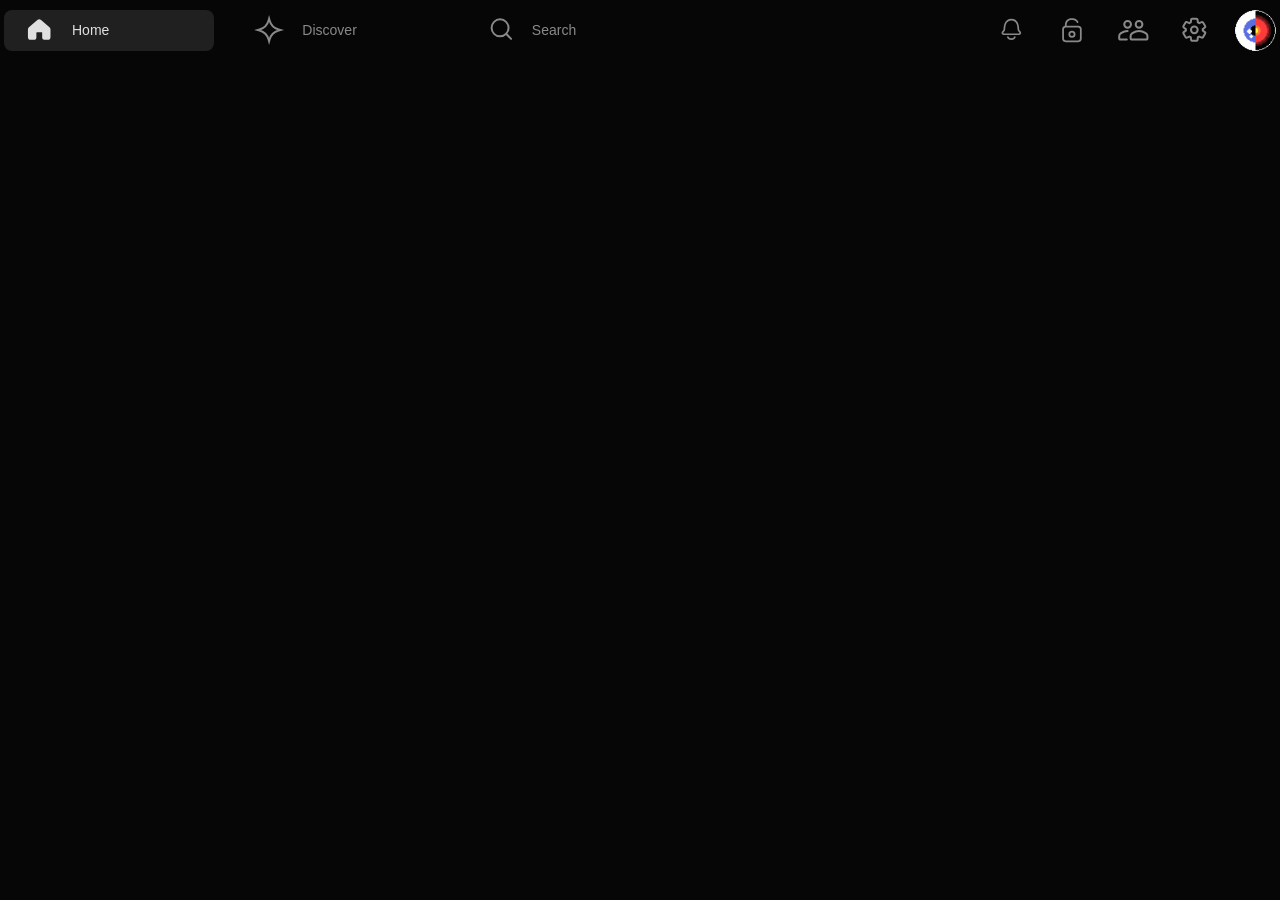
<file: folders.html>
<!DOCTYPE html>
<html lang="en">
<head>
    <meta charset="UTF-8">
    <meta name="viewport" content="width=device-width, initial-scale=1.0">
    <title>folders</title>
    <link href="https://api.fontshare.com/v2/css?f[]=satoshi@300,400,500,700&display=swap" rel="stylesheet">
    <link rel="stylesheet" href="css/styles.css">
</head>
<body class="page-mobile-library">
<header class="navbar">
        <div class="navbar-container desktop-version">

           <nav class="nav-group center-section">
        
            <a href="#" class="nav-link active ">
                <img src="./assets/icons/nav-library/home-active.svg" alt="" >
                <span class="label">Home</span>
            </a>

            <a href="#" class="nav-link ">
                <img src="./assets/icons/nav-library/discover.svg" alt="">
                <span class="label">Discover</span>
            </a>
        
            <form class="search-container" role="search">
                <label for="nav-search" class="search-icon">
                    <img src="./assets/icons/nav-library/search.svg" alt="Search">
                </label>
                <input type="text" id="nav-search" placeholder="Search" class="search-input">
            </form>

    </nav>
        
       
        <section class="nav-group right icon-section">
            <button class="tool-btn " aria-label="News">
                <img src="./assets/icons/nav-library/notification.svg" alt="">
            </button>

            <button class="tool-btn " aria-label="Private">
                <img src="./assets/icons/nav-library/lock.svg" alt="">
            </button>

            <button class="tool-btn for-desktop" aria-label="Friends">
                <img src="./assets/icons/nav-library/friends.svg" alt="">
            </button>

            <button class="tool-btn " aria-label="Settings">
                <img src="./assets/icons/nav-library/settings.svg" alt="">
            </button>

            <button class="tool-btn " aria-label="profile-pic">
                <img src="./assets/icons/nav-library/pofile-pic.svg" alt="">
            </button>

    </section>
         </div>

         <section class="mobile-version">
            
            

            <a href="index.html" class="mobile-icon active" role="button" aria-label="home">
                <img src="./assets/icons/nav-library/home-inactive.png" alt="Profile avatar">
            </a>
            
             <a class="mobile-icon" role="button" aria-label="Profile">
                <img src="./assets/icons/nav-library/discover.svg" alt="Profile avatar">
            </a>

             <a class="mobile-icon" role="button" aria-label="Profile">
                <img src="./assets/icons/nav-library/search.svg" alt="Profile avatar">
            </a>

             <a class="mobile-icon" role="button" aria-label="Profile">
                <img src="./assets/icons/nav-library/library-active.png" alt="Profile avatar">
            </a>
            
             <a class="mobile-icon" role="button" aria-label="Profile">
                <img src="./assets/icons/nav-library/me-prof.png" alt="Profile avatar">
            </a>
         </section>

    </header>

    
 <!--this is a sidebar library for mobile-->
    <section class="mobile-library">
        <header class="mobile-library-header">
            <form class="search-form" role="search">
                <div class="search-input-wrapper">
            <input 
                type="search" 
                placeholder="Search library" 
                class="search-input"
                aria-label="Search your library"
            >
            <img src="assets/icons/sidebar-library/search.png" alt="search-icon" class="search-icon">
        </div>
    </form>
        <img src="assets/icons/sidebar-library/plus.png" alt="plus">

        
        </header>

        <div class="filter">
            <button class="group">
                <img src="assets/icons/sidebar-library/group.png" alt="group">
                <span>Group</span>

            </button>
            <button class="recents">
                <span>Recents</span>
                <img src="assets/icons/sidebar-library/recents.png" alt="recents" class="recents-og">
            </button>

        </div>

        <ul class="mobile-library-list">
            <li class="mobile-library-item">
                <a href="playlist.html">
                <span>Playlists</span>
                <img src="assets/icons/sidebar-library/arrow.png" alt="">
                </a>

            </li>

            <li class="mobile-library-item">
                <a href="mobile-library.html">
                <span>Playlists by Spotify</span>
                <img src="assets/icons/sidebar-library/arrow.png" alt="">
                </a>

                
                
            </div>

            </li>

            <li class="mobile-library-item">
                <a href="mobile-library.html">
                <span>Albums</span>
                <img src="assets/icons/sidebar-library/aroow-down.png" alt="">
                </a>

                

            </li>

            <li class="mobile-library-item">
                <a href="mobile-library.html">
                <span>Folders</span>
                <img src="assets/icons/sidebar-library/aroow-down.png" alt="">
                </a>

                
                <div class="cards-cont">
                
                <div class="card card-stacked-grey ">
                    <img src="assets/pictures/library/blank-music.png" alt="">
                    <div class="card-txt-wrap wrap-colored">
                        <div class="card-title-cont">
                            <span>Random Access Memories</span>
                            <span>13</span>
                        </div>
                        <p class="card-main-txt">Daft Punk</p>
                    </div>
                </div>
              
                </div>
               

            </li>

            <li class="mobile-library-item">
                <a href="artists.html">
                <span>Artists</span>
                <img src="assets/icons/sidebar-library/arrow.png" alt="">
                </a>

            </li>

        </ul>

    </section>
</body>
</file>
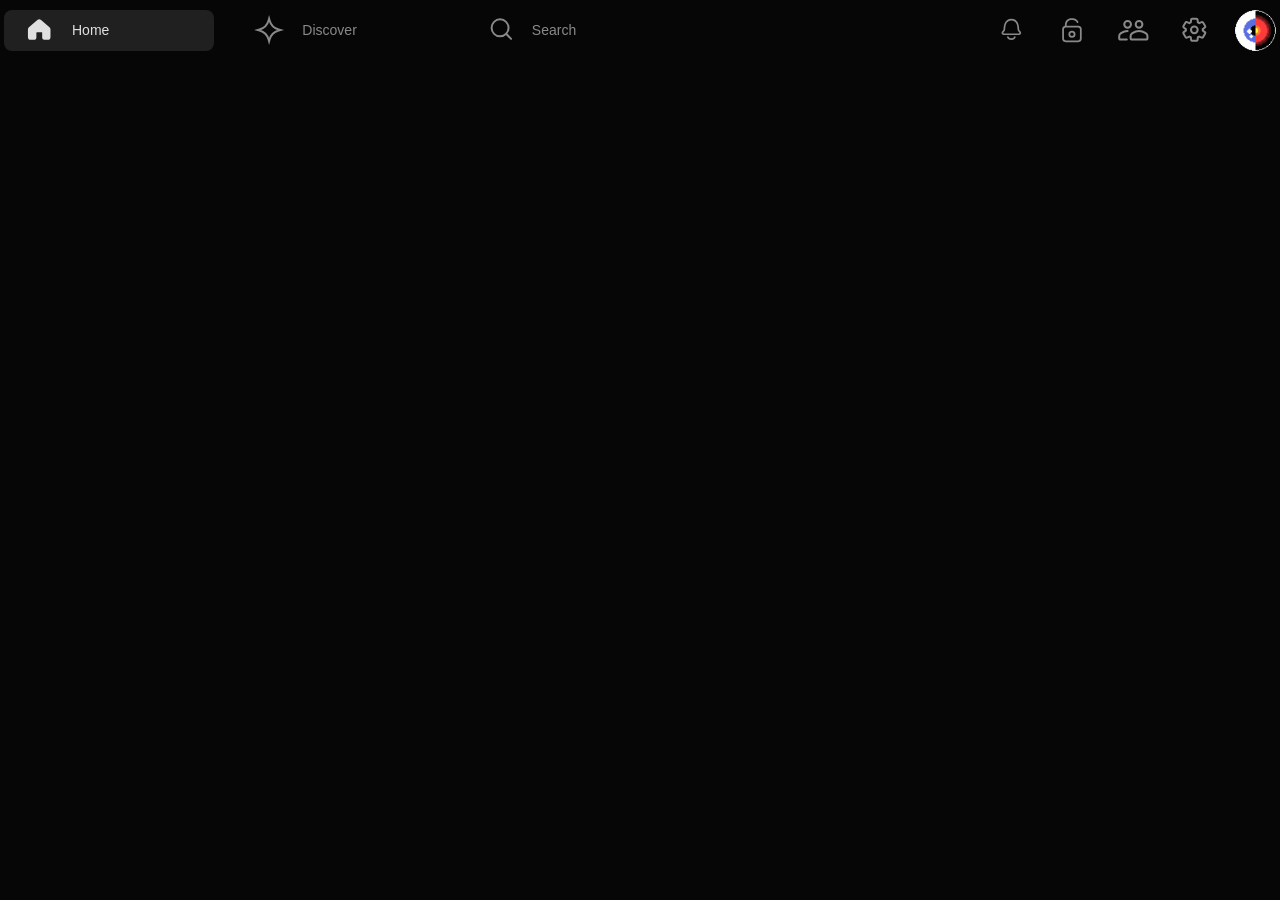
<file: mobile-library.html>
<!DOCTYPE html>
<html lang="en">
<head>
    <meta charset="UTF-8">
    <meta name="viewport" content="width=device-width, initial-scale=1.0">
    <title>mobile-library</title>
    <link href="https://api.fontshare.com/v2/css?f[]=satoshi@300,400,500,700&display=swap" rel="stylesheet">
    <link rel="stylesheet" href="css/styles.css">
</head>
<body class="page-mobile-library">
<header class="navbar">
        <div class="navbar-container desktop-version">

           <nav class="nav-group center-section">
        
            <a href="#" class="nav-link active ">
                <img src="./assets/icons/nav-library/home-active.svg" alt="" >
                <span class="label">Home</span>
            </a>

            <a href="#" class="nav-link ">
                <img src="./assets/icons/nav-library/discover.svg" alt="">
                <span class="label">Discover</span>
            </a>
        
            <form class="search-container" role="search">
                <label for="nav-search" class="search-icon">
                    <img src="./assets/icons/nav-library/search.svg" alt="Search">
                </label>
                <input type="text" id="nav-search" placeholder="Search" class="search-input">
            </form>

    </nav>
        
       
        <section class="nav-group right icon-section">
            <button class="tool-btn " aria-label="News">
                <img src="./assets/icons/nav-library/notification.svg" alt="">
            </button>

            <button class="tool-btn " aria-label="Private">
                <img src="./assets/icons/nav-library/lock.svg" alt="">
            </button>

            <button class="tool-btn for-desktop" aria-label="Friends">
                <img src="./assets/icons/nav-library/friends.svg" alt="">
            </button>

            <button class="tool-btn " aria-label="Settings">
                <img src="./assets/icons/nav-library/settings.svg" alt="">
            </button>

            <button class="tool-btn " aria-label="profile-pic">
                <img src="./assets/icons/nav-library/pofile-pic.svg" alt="">
            </button>

    </section>
         </div>

         <section class="mobile-version">
            
            

            <a href="index.html" class="mobile-icon active" role="button" aria-label="home">
                <img src="./assets/icons/nav-library/home-inactive.png" alt="Profile avatar">
            </a>
            
             <button class="mobile-icon" role="button" aria-label="Profile">
                <img src="./assets/icons/nav-library/discover.svg" alt="Profile avatar">
            </button>

             <button class="mobile-icon" role="button" aria-label="Profile">
                <img src="./assets/icons/nav-library/search.svg" alt="Profile avatar">
            </button>

             <button class="mobile-icon" role="button" aria-label="Profile">
                <img src="./assets/icons/nav-library/library-active.png" alt="Profile avatar">
            </button>
            
             <button class="mobile-icon" role="button" aria-label="Profile">
                <img src="./assets/icons/nav-library/me-prof.png" alt="Profile avatar">
            </button>
         </section>

    </header>

    
 <!--this is a sidebar library for mobile-->
    <section class="mobile-library">
        <header class="mobile-library-header">
            <form class="search-form" role="search">
                <div class="search-input-wrapper">
            <input 
                type="search" 
                placeholder="Search library" 
                class="search-input"
                aria-label="Search your library"
            >
            <img src="assets/icons/sidebar-library/search.png" alt="search-icon" class="search-icon">
        </div>
    </form>
        <img src="assets/icons/sidebar-library/plus.png" alt="plus">

        
        </header>

        <div class="filter">
            <button class="group">
                <img src="assets/icons/sidebar-library/group.png" alt="group">
                <span>Group</span>

            </button>
            <button class="recents">
                <span>Recents</span>
                <img src="assets/icons/sidebar-library/recents.png" alt="recents" class="recents-og">
            </button>

        </div>

        <ul class="mobile-library-list">
            <li class="mobile-library-item">
                <a href="playlist.html">
                <span>Playlists</span>
                <img src="assets/icons/sidebar-library/arrow.png" alt="">
                </a>

            </li>

            <li class="mobile-library-item">
                <a href="playlists-spotify.html">
                <span>Playlists by Spotify</span>
                <img src="assets/icons/sidebar-library/arrow.png" alt="">
                </a>

            </li>

            <li class="mobile-library-item">
                <a href="albums.html">
                <span>Albums</span>
                <img src="assets/icons/sidebar-library/arrow.png" alt="">
                </a>

            </li>

            <li class="mobile-library-item">
                <a href="folders.html">
                <span>Folders</span>
                <img src="assets/icons/sidebar-library/arrow.png" alt="">
                </a>

            </li>

            <li class="mobile-library-item">
                <a href="artists.html">
                <span>Artists</span>
                <img src="assets/icons/sidebar-library/arrow.png" alt="">
                </a>

            </li>

        </ul>

    </section>
</body>
</file>
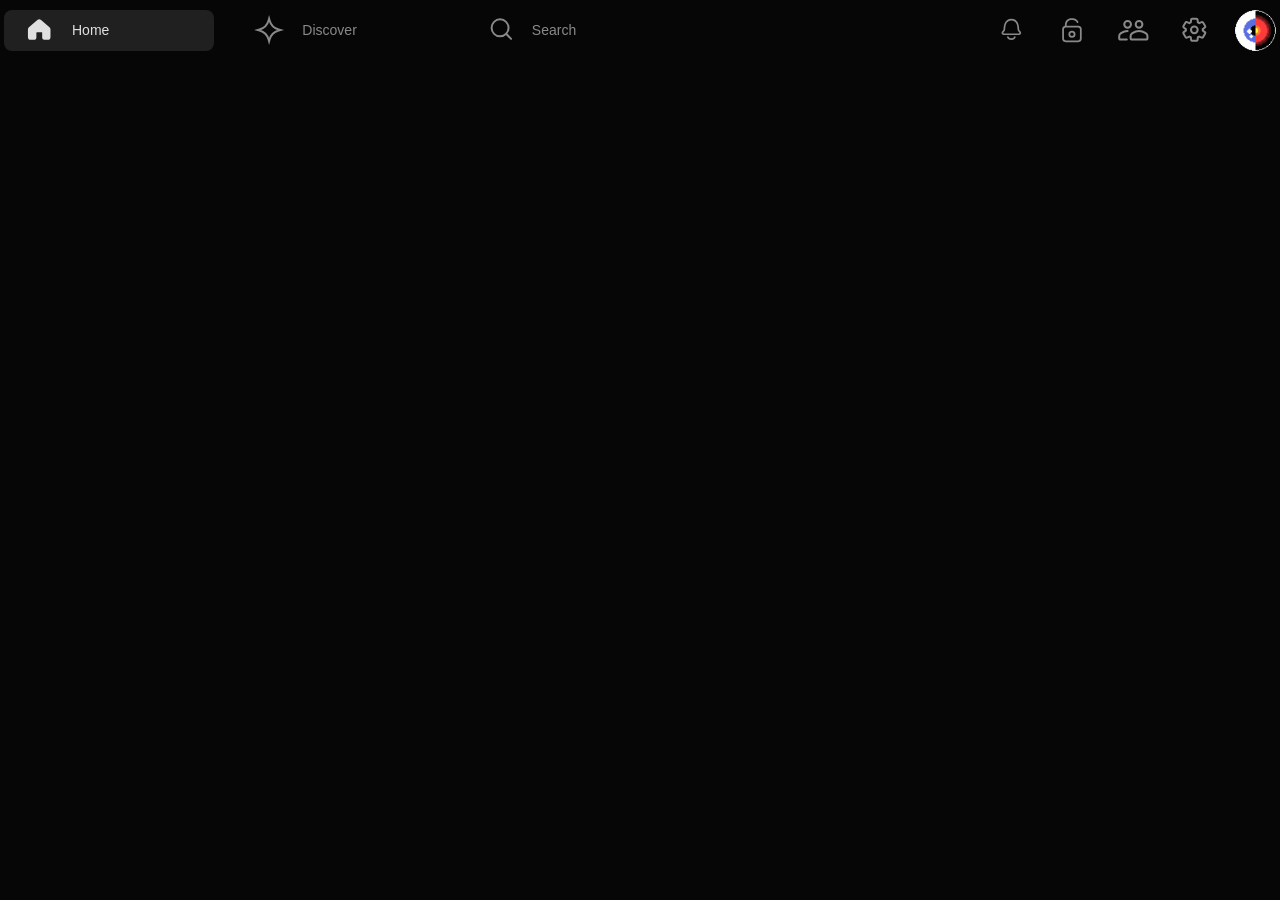
<file: playlist.html>
<!DOCTYPE html>
<html lang="en">
<head>
    <meta charset="UTF-8">
    <meta name="viewport" content="width=device-width, initial-scale=1.0">
    <title>playlist</title>
    <link href="https://api.fontshare.com/v2/css?f[]=satoshi@300,400,500,700&display=swap" rel="stylesheet">
    <link rel="stylesheet" href="css/styles.css">
</head>
<body class="page-mobile-library">
<header class="navbar">
        <div class="navbar-container desktop-version">

           <nav class="nav-group center-section">
        
            <a href="#" class="nav-link active ">
                <img src="./assets/icons/nav-library/home-active.svg" alt="" >
                <span class="label">Home</span>
            </a>

            <a href="#" class="nav-link ">
                <img src="./assets/icons/nav-library/discover.svg" alt="">
                <span class="label">Discover</span>
            </a>
        
            <form class="search-container" role="search">
                <label for="nav-search" class="search-icon">
                    <img src="./assets/icons/nav-library/search.svg" alt="Search">
                </label>
                <input type="text" id="nav-search" placeholder="Search" class="search-input">
            </form>

    </nav>
        
       
        <section class="nav-group right icon-section">
            <button class="tool-btn " aria-label="News">
                <img src="./assets/icons/nav-library/notification.svg" alt="">
            </button>

            <button class="tool-btn " aria-label="Private">
                <img src="./assets/icons/nav-library/lock.svg" alt="">
            </button>

            <button class="tool-btn for-desktop" aria-label="Friends">
                <img src="./assets/icons/nav-library/friends.svg" alt="">
            </button>

            <button class="tool-btn " aria-label="Settings">
                <img src="./assets/icons/nav-library/settings.svg" alt="">
            </button>

            <button class="tool-btn " aria-label="profile-pic">
                <img src="./assets/icons/nav-library/pofile-pic.svg" alt="">
            </button>

    </section>
         </div>

         <section class="mobile-version">
            
            

            <button class="mobile-icon active" role="button" aria-label="home">
                <img src="./assets/icons/nav-library/home-inactive.png" alt="Profile avatar">
            </button>
            
             <button class="mobile-icon" role="button" aria-label="Profile">
                <img src="./assets/icons/nav-library/discover.svg" alt="Profile avatar">
            </button>

             <button class="mobile-icon" role="button" aria-label="Profile">
                <img src="./assets/icons/nav-library/search.svg" alt="Profile avatar">
            </button>

             <button class="mobile-icon" role="button" aria-label="Profile">
                <img src="./assets/icons/nav-library/library-active.png" alt="Profile avatar">
            </button>
            
             <button class="mobile-icon" role="button" aria-label="Profile">
                <img src="./assets/icons/nav-library/me-prof.png" alt="Profile avatar">
            </button>
         </section>

    </header>

    
 <!--this is a sidebar library for mobile-->
    <section class="mobile-library">
        <header class="mobile-library-header">
            <form class="search-form" role="search">
                <div class="search-input-wrapper">
            <input 
                type="search" 
                placeholder="Search library" 
                class="search-input"
                aria-label="Search your library"
            >
            <img src="assets/icons/sidebar-library/search.png" alt="search-icon" class="search-icon">
        </div>
    </form>
        <img src="assets/icons/sidebar-library/plus.png" alt="plus">

        
        </header>

        <div class="filter">
            <button class="group">
                <img src="assets/icons/sidebar-library/group.png" alt="group">
                <span>Group</span>

            </button>
            <button class="recents">
                <span>Recents</span>
                <img src="assets/icons/sidebar-library/recents.png" alt="recents" class="recents-og">
            </button>

        </div>

        <ul class="mobile-library-list">

            <li class="mobile-library-item">
                <a href="mobile-library.html">
                <span>Playlists</span>
                <img src="assets/icons/sidebar-library/aroow-down.png" alt="">
                </a>

                <div class="cards-cont">
                
                <div class="card card-stacked-grey">
                    <div class="pin-container">
                        <img src="assets/icons/sidebar-library/pin-green.png" alt="">
                       
                    </div>
                     <img src="assets/pictures/library/liked-songs.png" alt="picture">
                    

                    <div class="card-txt-wrap wrap-colored">
                    <div class="card-title-cont ">
                        <span>Liked songs</span>
                        <span>12</span>
                    </div>
                    <p class="card-main-txt">Get Lucky, Instant Crush, and more</p>
                    </div>
                </div>

                <div class="card card-stacked-grey"> 
                    <div class="pin-container">
                        <img src="assets/icons/sidebar-library/pin-green.png" alt="">
                       
                    </div>
                    <img src="assets/pictures/library/blank-music.png" alt="picture">

                    <div class="card-txt-wrap wrap-colored">
                    <div class="card-title-cont ">
                        <span>Chill stuff</span>
                        <span>152</span>
                    </div>
                    <p class="card-main-txt">Get Lucky, Instant Crush, and more</p>
                    </div>
                </div>

                <div class="card card-stacked-grey">
                    <div class="pin-container">
                        <img src="assets/icons/sidebar-library/pin-green.png" alt="">
                       
                    </div>
                    <img src="assets/pictures/library/blank-music.png" alt="picture">

                    <div class="card-txt-wrap wrap-colored">
                    <div class="card-title-cont ">
                        <span>Vibe</span>
                        <span>2</span>
                    </div>
                    <p class="card-main-txt">Blue Skies, No Heaven</p>
                    </div>
                </div>
            
                <div class="card ccard-stacked-grey">
                    <div class="pin-container">
                        <img src="assets/icons/sidebar-library/pin-green.png" alt="">
                       
                    </div>
                    <img src="assets/pictures/library/blank-music.png" alt="picture">

                    <div class="card-txt-wrap wrap-colored">
                    <div class="card-title-cont ">
                        <span>Selected Linkin Park</span>
                        <span>2</span>
                    </div>
                    <p class="card-main-txt">Numb, Crawling, In the End, and more</p>
                    </div>
                </div>
               
                
            </div>

            </li>

            <li class="mobile-library-item">
                <a href="playlists-spotify.html">
                <span>Playlists by Spotify</span>
                <img src="assets/icons/sidebar-library/arrow.png" alt="">
                </a>

            </li>

            <li class="mobile-library-item">
                <a href="albums.html">
                <span>Albums</span>
                <img src="assets/icons/sidebar-library/arrow.png" alt="">
                </a>

            </li>

            <li class="mobile-library-item">
                <a href="folders.html">
                <span>Folders</span>
                <img src="assets/icons/sidebar-library/arrow.png" alt="">
                </a>

            </li>

            <li class="mobile-library-item">
                <a href="artists.html">
                <span>Artists</span>
                <img src="assets/icons/sidebar-library/arrow.png" alt="">
                </a>

            </li>

        </ul>

    </section>
</body>
</file>
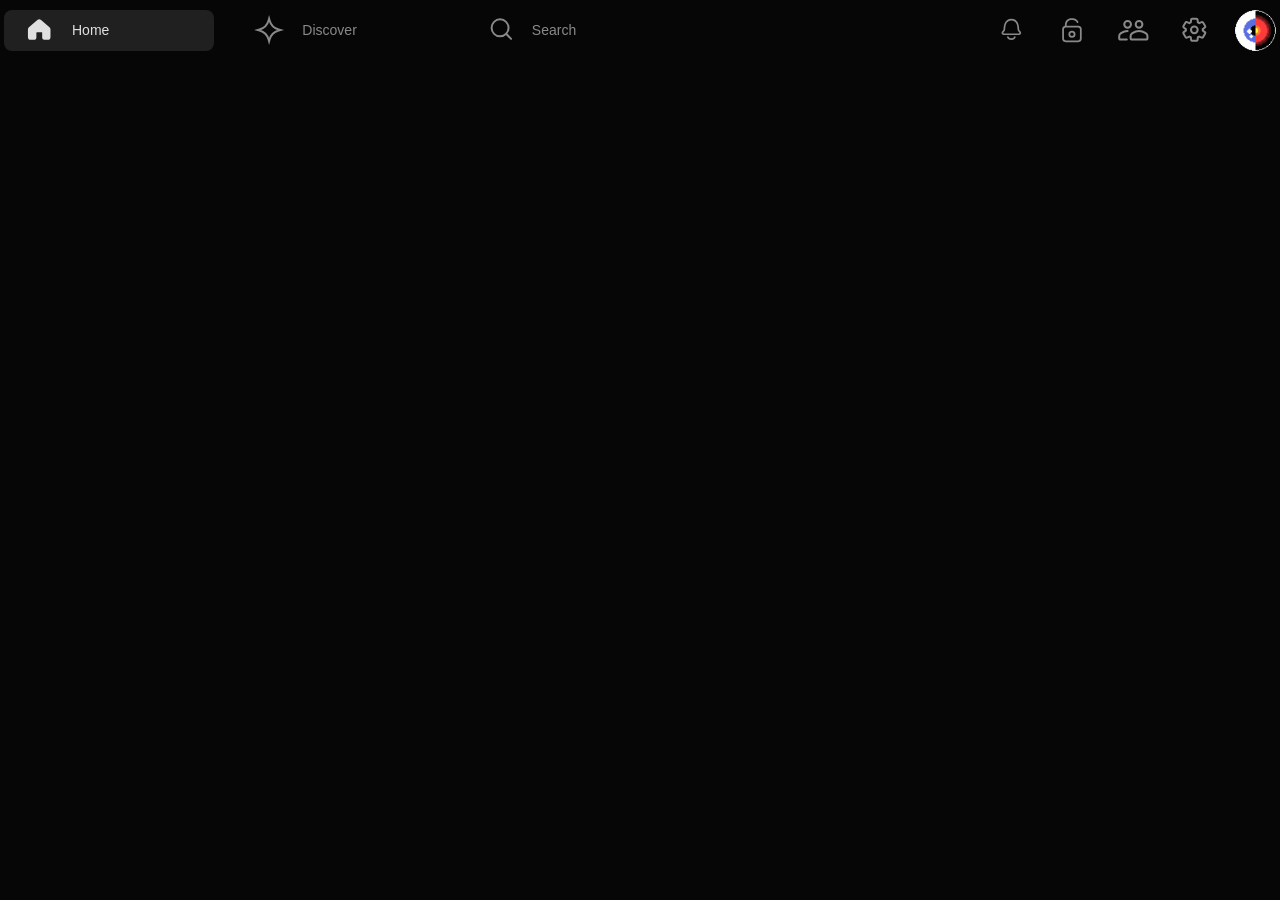
<file: playlists-spotify.html>
<!DOCTYPE html>
<html lang="en">
<head>
    <meta charset="UTF-8">
    <meta name="viewport" content="width=device-width, initial-scale=1.0">
    <title>spotify playlist</title>
    <link href="https://api.fontshare.com/v2/css?f[]=satoshi@300,400,500,700&display=swap" rel="stylesheet">
    <link rel="stylesheet" href="css/styles.css">
</head>
<body class="page-mobile-library">
<header class="navbar">
        <div class="navbar-container desktop-version">

           <nav class="nav-group center-section">
        
            <a href="#" class="nav-link active ">
                <img src="./assets/icons/nav-library/home-active.svg" alt="" >
                <span class="label">Home</span>
            </a>

            <a href="#" class="nav-link ">
                <img src="./assets/icons/nav-library/discover.svg" alt="">
                <span class="label">Discover</span>
            </a>
        
            <form class="search-container" role="search">
                <label for="nav-search" class="search-icon">
                    <img src="./assets/icons/nav-library/search.svg" alt="Search">
                </label>
                <input type="text" id="nav-search" placeholder="Search" class="search-input">
            </form>

    </nav>
        
       
        <section class="nav-group right icon-section">
            <button class="tool-btn " aria-label="News">
                <img src="./assets/icons/nav-library/notification.svg" alt="">
            </button>

            <button class="tool-btn " aria-label="Private">
                <img src="./assets/icons/nav-library/lock.svg" alt="">
            </button>

            <button class="tool-btn for-desktop" aria-label="Friends">
                <img src="./assets/icons/nav-library/friends.svg" alt="">
            </button>

            <button class="tool-btn " aria-label="Settings">
                <img src="./assets/icons/nav-library/settings.svg" alt="">
            </button>

            <button class="tool-btn " aria-label="profile-pic">
                <img src="./assets/icons/nav-library/pofile-pic.svg" alt="">
            </button>

    </section>
         </div>

         <section class="mobile-version">
            
            

          
            <a href="index.html" class="mobile-icon active" role="button" aria-label="home">
                <img src="./assets/icons/nav-library/home-inactive.png" alt="Profile avatar">
            </a>
            
             <a class="mobile-icon" role="button" aria-label="Profile">
                <img src="./assets/icons/nav-library/discover.svg" alt="Profile avatar">
            </a>

             <a class="mobile-icon" role="button" aria-label="Profile">
                <img src="./assets/icons/nav-library/search.svg" alt="Profile avatar">
            </a>

             <a class="mobile-icon" role="button" aria-label="Profile">
                <img src="./assets/icons/nav-library/library-active.png" alt="Profile avatar">
            </a>
            
             <a class="mobile-icon" role="button" aria-label="Profile">
                <img src="./assets/icons/nav-library/me-prof.png" alt="Profile avatar">
            </a>
         </section>

    </header>

    
 <!--this is a sidebar library for mobile-->
    <section class="mobile-library">
        <header class="mobile-library-header">
            <form class="search-form" role="search">
                <div class="search-input-wrapper">
            <input 
                type="search" 
                placeholder="Search library" 
                class="search-input"
                aria-label="Search your library"
            >
            <img src="assets/icons/sidebar-library/search.png" alt="search-icon" class="search-icon">
        </div>
    </form>
        <img src="assets/icons/sidebar-library/plus.png" alt="plus">

        
        </header>

        <div class="filter">
            <button class="group">
                <img src="assets/icons/sidebar-library/group.png" alt="group">
                <span>Group</span>

            </button>
            <button class="recents">
                <span>Recents</span>
                <img src="assets/icons/sidebar-library/recents.png" alt="recents" class="recents-og">
            </button>

        </div>

        <ul class="mobile-library-list">
            <li class="mobile-library-item">
                <a href="playlist.html">
                <span>Playlists</span>
                <img src="assets/icons/sidebar-library/aroow-down.png" alt="">
                </a>

            </li>

            <li class="mobile-library-item">
                <a href="mobile-library.html">
                <span>Playlists by Spotify</span>
                <img src="assets/icons/sidebar-library/arrow.png" alt="">
                </a>

                
                <div class="cards-cont">
                
                <div class="card card-stacked-green"> 
                    <img src="assets/pictures/made-for-u/dailymix1.png" alt="picture">

                    <div class="card-txt-wrap wrap-colored">
                    <div class="card-title-cont num-green">
                        <span>Daily Mix 1</span>
                        <span>50</span>
                    </div>
                    <p class="card-main-txt">Linkin Park, System Of A Down, Coal Chamber...</p>
                    </div>
                </div>

                <div class="card card-stacked-babypink">
                    <img src="assets/pictures/made-for-u/dailymix2.png" alt="picture">

                    <div class="card-txt-wrap wrap-colored">
                    <div class="card-title-cont num-pink">
                        <span>Daily Mix 2</span>
                        <span>50</span>
                    </div>
                    <p class="card-main-txt">Avril Lavigne, Lorde, Charli XCX and more</p>
                    </div>
                </div>
            
                <div class="card card-stacked-saladgreen">
                    <img src="assets/pictures/made-for-u/dailymix3.png" alt="picture">

                    <div class="card-txt-wrap wrap-colored">
                    <div class="card-title-cont num-neon">
                        <span>Daily Mix 3</span>
                        <span>50</span>
                    </div>
                    <p class="card-main-txt">The Strokes, Martin Garrix, MGMT and more</p>
                    </div>
                </div>

                 <div class="card card-stacked-electricgreen">
                    <img src="assets/pictures/made-for-u/rockmix.png" alt="picture">

                    <div class="card-txt-wrap wrap-colored">
                    <div class="card-title-cont num-brightgreen">
                        <span>Rock Mix</span>
                        <span>50</span>
                    </div>
                    <p class="card-main-txt">Red Hot Chili Peppers, R.E.M., Guns N’ Roses...</p>
                    </div>
                </div>

                <div class="card card-stacked-electricyellow"> 
                    <img src="assets/pictures/made-for-u/chilimix.png" alt="picture">

                    <div class="card-txt-wrap wrap-colored">
                    <div class="card-title-cont num-brightyellow">
                        <span>Chill Mix</span>
                        <span>50</span>
                    </div>
                    <p class="card-main-txt">MF DOOM, Daft Punk, The Chainsmokers, and more</p>
                    </div>
                </div>

                <div class="card card-stacked-cyan">
                    <img src="assets/pictures/made-for-u/popmix.png" alt="picture">

                    <div class="card-txt-wrap wrap-colored">
                    <div class="card-title-cont num-babyblue">
                        <span>Pop Mix</span>
                        <span>50</span>
                    </div>
                    <p class="card-main-txt">Red Hot Chili Peppers, R.E.M., Guns N’ Roses...</p>
                    </div>
                </div>
               
                
            </div>

            </li>

            <li class="mobile-library-item">
                <a href="albums.html">
                <span>Albums</span>
                <img src="assets/icons/sidebar-library/arrow.png" alt="">
                </a>

            </li>

            <li class="mobile-library-item">
                <a href="folders.html">
                <span>Folders</span>
                <img src="assets/icons/sidebar-library/arrow.png" alt="">
                </a>

            </li>

            <li class="mobile-library-item">
                <a href="artists.html">
                <span>Artists</span>
                <img src="assets/icons/sidebar-library/arrow.png" alt="">
                </a>

            </li>

        </ul>

    </section>
</body>
</file>
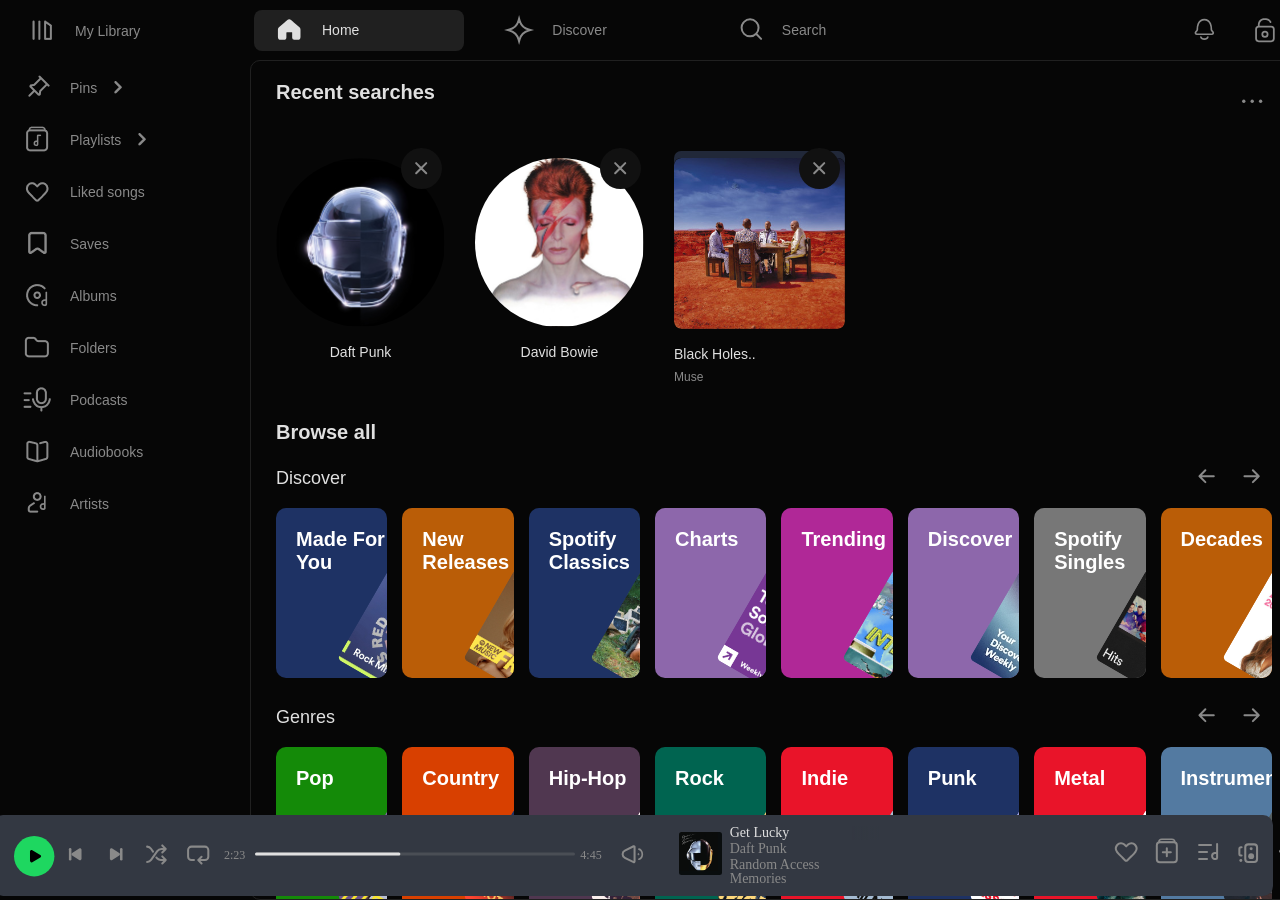
<file: search.html>
<!DOCTYPE html>
<html lang="en">
<head>
    <meta charset="UTF-8">
    <meta name="viewport" content="width=device-width, initial-scale=1.0">
    <title>Search Page</title>
    <link href="https://api.fontshare.com/v2/css?f[]=satoshi@300,400,500,700&display=swap" rel="stylesheet">
    <link rel="stylesheet" href="css/styles.css">
</head>
<body class="search-page-body">
    <div class="app-container">
      <!-- Header Section  -->
    <header class="navbar">
        <div class="navbar-container desktop-version">

           <nav class="nav-group center-section">
        
            <a href="index.html" class="nav-link active ">
                <img src="./assets/icons/nav-library/home-active.svg" alt="" >
                <span class="label">Home</span>
            </a>

            <a href="#" class="nav-link ">
                <img src="./assets/icons/nav-library/discover.svg" alt="">
                <span class="label">Discover</span>
            </a>
        
            <form class="search-container" role="search">
                <a href="search.html" class="search-icon">
                    <img src="./assets/icons/nav-library/search.svg" alt="Search">
                </a>
                <input type="text" id="nav-search" placeholder="Search" class="search-input">
            </form>

    </nav>
        
       
        <section class="nav-group right icon-section">
            <button class="tool-btn " aria-label="News">
                <img src="./assets/icons/nav-library/notification.svg" alt="">
            </button>

            <button class="tool-btn " aria-label="Private">
                <img src="./assets/icons/nav-library/lock.svg" alt="">
            </button>

            <button class="tool-btn for-desktop" aria-label="Friends">
                <img src="./assets/icons/nav-library/friends.svg" alt="">
            </button>

            <button class="tool-btn " aria-label="Settings">
                <img src="./assets/icons/nav-library/settings.svg" alt="">
            </button>

            <button class="tool-btn " aria-label="profile-pic">
                <img src="./assets/icons/nav-library/pofile-pic.svg" alt="">
            </button>

    </section>
         </div>

         <section class="mobile-version">
            
            

            <a href="index.html" class="mobile-icon active">
                <img src="./assets/icons/nav-library/home-active.svg" alt="Profile avatar">
            </a>
            
             <button class="mobile-icon" role="button" aria-label="Profile">
                <img src="./assets/icons/nav-library/discover.svg" alt="Profile avatar">
            </button>

             <a href="search.html" class="mobile-icon">
                <img src="./assets/icons/nav-library/search.svg" alt="Profile avatar">
             </a>

             <a href="mobile-library.html" class="mobile-icon">
                <img src="./assets/icons/sidebar-library/library.png" alt="Profile avatar">
             </a>
            
             <button class="mobile-icon" role="button" aria-label="Profile">
                <img src="./assets/icons/nav-library/me-prof.png" alt="Profile avatar">
            </button>
         </section>

    </header>

    <!--this is a sidebar library for desktop-->
    <aside class="sidebar">

        
                <a href="#" class="sidebar-link library-header"> 
                         <img src="./assets/icons/sidebar-library/library.png" alt="library icon">
                     <span class="label">My Library</span>
                </a>
            

        <nav class="sidebar-nav">
            
            <ul class="sidebar-nav-list">
                <li class="sidebar-item">
                    <a href="#" class="sidebar-link">
                        <img src="assets/icons/sidebar-library/pin.png" alt="pin">
                        <span>Pins</span>
                    </a>
                    <img src="assets/icons/sidebar-library/arrow.png" alt="arrow">
                </li>

                <li class="sidebar-item">
                    
                    <a href="#" class="sidebar-link">
                        <img src="assets/icons/sidebar-library/playlists.png" alt="pin">
                        <span>Playlists</span>
                    </a>
                    <img src="assets/icons/sidebar-library/arrow.png" alt="arrow">
                </li>

                <li class="sidebar-item">
                    <a href="#" class="sidebar-link">
                        <img src="assets/icons/sidebar-library/likedSongs.png" alt="liked">
                        <span>Liked songs</span>
                    </a>
                </li>

                <li class="sidebar-item">
                    <a href="#" class="sidebar-link">
                        <img src="assets/icons/sidebar-library/saves.png" alt="saves">
                        <span>Saves</span>
                    </a>
                </li>

                <li class="sidebar-item">
                    <a href="#" class="sidebar-link">
                        <img src="assets/icons/sidebar-library/albums.png" alt="albums">
                        <span>Albums</span>
                    </a>
                </li>

                <li class="sidebar-item">
                    <a href="#" class="sidebar-link">
                        <img src="assets/icons/sidebar-library/folders.png" alt="foldrs">
                        <span>Folders</span>
                    </a>
                </li>

                <li class="sidebar-item">
                    <a href="#" class="sidebar-link">
                        <img src="assets/icons/sidebar-library/podcasts.png" alt="podcasts">
                        <span>Podcasts</span>
                    </a>
                </li>

                <li class="sidebar-item">
                    <a href="#" class="sidebar-link">
                        <img src="assets/icons/sidebar-library/audiobooks.png" alt="audiobooks">
                        <span>Audiobooks</span>
                    </a>
                </li>

                <li class="sidebar-item">
                    <a href="#" class="sidebar-link">
                        <img src="assets/icons/sidebar-library/artists.png" alt="ARTISTS">
                        <span>Artists</span>
                    </a>
                </li>
            </ul>
        </nav>
    </aside>
    <main class="search-page-cont">
        <!-- ================================
             Search scrollable content
        ================================ -->
        <section class="search-page">
            <!-- Search input visible on mobile, hidden on desktop-->
            <section class="search-page-header-mobile">
                <div class="search-container-mobile">
                    <input type="text" placeholder="What do you want to play?" class="Search-input-mobile">
                    <svg class="search-icon-mobile" width="41" height="41" viewBox="0 0 41 41" fill="none" xmlns="http://www.w3.org/2000/svg">
                    <path d="M24.7356 24.3607C26.2732 22.7923 27.2213 20.6437 27.2213 18.2738C27.2213 13.4713 23.3281 9.57812 18.5256 9.57812C13.7232 9.57812 9.82999 13.4713 9.82999 18.2738C9.82999 23.0763 13.7232 26.9694 18.5256 26.9694C20.9582 26.9694 23.1574 25.9706 24.7356 24.3607ZM24.7356 24.3607L29.83 29.5781" stroke="#898989" stroke-width="2.02054" stroke-linecap="round"/>
                    </svg>
                </div>
                <svg class="search-camera" width="41" height="41" viewBox="0 0 41 41" fill="none" xmlns="http://www.w3.org/2000/svg">
                <path d="M7.57837 16.8346V26.3254C7.57837 27.8595 8.82202 29.1032 10.3561 29.1032H29.8006C31.3347 29.1032 32.5784 27.8595 32.5784 26.3254V16.8346C32.5784 15.3005 31.3347 14.0569 29.8006 14.0569H28.3507C27.8169 14.0569 27.3091 13.8266 26.9575 13.425L25.0236 11.2165C24.6719 10.815 24.1641 10.5846 23.6304 10.5846H16.1885C15.6548 10.5846 15.147 10.815 14.7953 11.2165L12.8614 13.425C12.5098 13.8266 12.002 14.0569 11.4682 14.0569H10.3561C8.82202 14.0569 7.57837 15.3005 7.57837 16.8346Z" stroke="currentcolor" stroke-width="2" stroke-linecap="round" stroke-linejoin="round"/>
                <circle cx="20.0783" cy="20.306" r="4.16667" stroke="currentcolor" stroke-width="2"/>
                </svg>

            </section>

            <!-- Search history visible on desktop, hidden on mobile-->
            <section class="recent-searches">
                <div class="recent-searches-header">
                    <h3>Recent searches</h3>
                    <svg width="40" height="40" viewBox="0 0 40 40" fill="none" xmlns="http://www.w3.org/2000/svg">
                    <circle cx="11.7863" cy="20.2056" r="1.68378" fill="currentcolor"/>
                    <circle cx="20.2053" cy="20.2056" r="1.68378" fill="currentcolor"/>
                    <circle cx="28.6242" cy="20.2056" r="1.68378" fill="currentcolor"/>
                    </svg>
                </div>
                <div class="recent-search-cards">
                    <div class="search-daft-punk">
                        <img class="name" src="./assets/photo/search-page/image 3.svg" alt="Daft Punk">
                        <svg class="search-close-icon" width="41" height="41" viewBox="0 0 41 41" fill="none" xmlns="http://www.w3.org/2000/svg">
                            <path d="M25.2568 15.1543L20.2055 20.2056M15.1541 25.257L20.2055 20.2056M20.2055 20.2056L15.1541 15.1543M20.2055 20.2056L25.2568 25.257" stroke="currentcolor" stroke-width="2.02054" stroke-linecap="round" stroke-linejoin="round"/>
                        </svg>
                        <span>Daft Punk</span>
                    </div>
                    <div class="search-david-bowie">
                        <img class="name" src="./assets/photo/search-page/image 4.svg" alt="David Bowie">
                        <svg class="search-close-icon" width="41" height="41" viewBox="0 0 41 41" fill="none" xmlns="http://www.w3.org/2000/svg">
                            <path d="M25.2568 15.1543L20.2055 20.2056M15.1541 25.257L20.2055 20.2056M20.2055 20.2056L15.1541 15.1543M20.2055 20.2056L25.2568 25.257" stroke="currentcolor" stroke-width="2.02054" stroke-linecap="round" stroke-linejoin="round"/>
                        </svg>
                        <span>David Bowie</span>
                    </div>
                    <div class="search-black-holes">
                        <img class="name" src="./assets/photo/search-page/Frame 8.svg" alt="Black Holes..">
                        <svg class="search-close-icon" width="41" height="41" viewBox="0 0 41 41" fill="none" xmlns="http://www.w3.org/2000/svg">
                            <path d="M25.2568 15.1543L20.2055 20.2056M15.1541 25.257L20.2055 20.2056M20.2055 20.2056L15.1541 15.1543M20.2055 20.2056L25.2568 25.257" stroke="currentcolor" stroke-width="2.02054" stroke-linecap="round" stroke-linejoin="round"/>
                        </svg>
                        <span class="album-title">Black Holes..</span>
                        <span class="song-title">Muse</span>
                    </div>
                </div>
            </section>

            <!-- Search Menu-->
            <section class="search-browse-section">
                <h3>Browse all</h3>
                <div class="search-cards-row">
                    <div class="search-cards-header">
                        <p>Discover</p>
                        <div class="search-arrows">
                            <svg width="41" height="41" viewBox="0 0 41 41" fill="none" xmlns="http://www.w3.org/2000/svg">
                                <path d="M27.7825 20.2064H13.4703M13.4703 20.2064L19.3636 26.0996M13.4703 20.2064L19.3636 14.3131" stroke="currentcolor" stroke-width="2.02054" stroke-linecap="round" stroke-linejoin="round"/>
                            </svg>
                            <svg width="41" height="41" viewBox="0 0 41 41" fill="none" xmlns="http://www.w3.org/2000/svg">
                                <path d="M13.4703 20.2057H27.7824M27.7824 20.2057L21.8892 14.3125M27.7824 20.2057L21.8892 26.099" stroke="currentcolor" stroke-width="2.02054" stroke-linecap="round" stroke-linejoin="round"/>
                            </svg>
                        </div>
                    </div>

                    <!-- search page cards-->
                    <div class="search-card-cont">
                        <div class="discover-card-1">
                            <h4>Made For You</h4>
                            <img src="./assets/photo/search-page/422471f475ef583cf2ffee7fa9f04e91a0d2a96d.png">
                        </div>
                        <div class="discover-card-2">
                            <h4>New Releases</h4>
                            <img src="./assets/photo/search-page/a1cb60534f5505f48399778ffca8b276e8241443.png">
                        </div>
                        <div class="discover-card-3">
                            <h4>Spotify Classics</h4>
                            <img src="./assets/photo/search-page/742d5f2930150fe3d915aacef7c72b06c96307cd.png">
                        </div>
                        <div class="discover-card-4">
                            <h4>Charts</h4>
                            <img src="./assets/photo/search-page/9a78599c56996de872cb685ed73ea614638e6c70.png">
                        </div>
                        <div class="discover-card-5">
                            <h4>Trending</h4>
                            <img src="./assets/photo/search-page/147639eb7702a84859921a4140e7373abce2cbdd.png">
                        </div>
                        <div class="discover-card-6">
                            <h4>Discover</h4>
                            <img src="./assets/photo/search-page/005a4a8f3d543d70eb736995707e2141d860e115.png">
                        </div>
                        <div class="discover-card-7">
                            <h4>Spotify Singles</h4>
                            <img src="./assets/photo/search-page/27650cc21a403b552fee76ab42bb09a676f09292.png">
                        </div>
                        <div class="discover-card-8">
                            <h4>Decades</h4>
                            <img src="./assets/photo/search-page/df749602f47f6d0c569d234647d73c38df58c6d2.png">
                        </div>
                    </div>
                </div>
                <div class="search-cards-row">
                    <div class="search-cards-header">
                        <p>Genres</p>
                        <div class="search-arrows">
                            <svg width="41" height="41" viewBox="0 0 41 41" fill="none" xmlns="http://www.w3.org/2000/svg">
                                <path d="M27.7825 20.2064H13.4703M13.4703 20.2064L19.3636 26.0996M13.4703 20.2064L19.3636 14.3131" stroke="currentcolor" stroke-width="2.02054" stroke-linecap="round" stroke-linejoin="round"/>
                            </svg>
                            <svg width="41" height="41" viewBox="0 0 41 41" fill="none" xmlns="http://www.w3.org/2000/svg">
                                <path d="M13.4703 20.2057H27.7824M27.7824 20.2057L21.8892 14.3125M27.7824 20.2057L21.8892 26.099" stroke="currentcolor" stroke-width="2.02054" stroke-linecap="round" stroke-linejoin="round"/>
                            </svg>
                        </div>
                    </div>
                    <div class="search-card-cont">
                        <div class="genre-card-1">
                            <h4>Pop</h4>
                            <img src="./assets/photo/search-page/d3e969adb18c26504cc4d04d143dd893b447249e.png">
                        </div>
                        <div class="genre-card-2">
                            <h4>Country</h4>
                            <img src="./assets/photo/search-page/32c68f8a2cefe54d5cdde58f9b8f710391de9d14.png">
                        </div>
                        <div class="genre-card-3">
                            <h4>Hip-Hop</h4>
                            <img src="./assets/photo/search-page/ce7834b904e8f3b9b16ce59b20f04f8be11be153.png">
                        </div>
                        <div class="genre-card-4">
                            <h4>Rock</h4>
                            <img src="./assets/photo/search-page/6ac8b3672b65c210aeaacfc7ab7be499d8932f5b.png">
                        </div>
                        <div class="genre-card-5">
                            <h4>Indie</h4>
                            <img src="./assets/photo/search-page/94a2e96ed13cc96762b74a96abea12f31cd959e3.png">
                        </div>
                        <div class="genre-card-6">
                            <h4>Punk</h4>
                            <img src="./assets/photo/search-page/6c57067452be02b9a377b5dd1ab99a661e339310.png">
                        </div>
                        <div class="genre-card-7">
                            <h4>Metal</h4>
                            <img src="./assets/photo/search-page/905344684b019f285a859bf29f98267f280adf85.png">
                        </div>
                        <div class="genre-card-8">
                            <h4>Instrumental</h4>
                            <img src="./assets/photo/search-page/796aa41fd5d351c930e930f838243158fe06a693.png">
                        </div>
                    </div>
                </div>
                <div class="search-cards-row">
                    <div class="search-cards-header">
                        <p>Mood & Activity</p>
                        <div class="search-arrows">
                            <svg width="41" height="41" viewBox="0 0 41 41" fill="none" xmlns="http://www.w3.org/2000/svg">
                                <path d="M27.7825 20.2064H13.4703M13.4703 20.2064L19.3636 26.0996M13.4703 20.2064L19.3636 14.3131" stroke="currentcolor" stroke-width="2.02054" stroke-linecap="round" stroke-linejoin="round"/>
                            </svg>
                            <svg width="41" height="41" viewBox="0 0 41 41" fill="none" xmlns="http://www.w3.org/2000/svg">
                                <path d="M13.4703 20.2057H27.7824M27.7824 20.2057L21.8892 14.3125M27.7824 20.2057L21.8892 26.099" stroke="currentcolor" stroke-width="2.02054" stroke-linecap="round" stroke-linejoin="round"/>
                            </svg>
                        </div>
                    </div>
                    <div class="search-card-cont">
                        <div class="mood-card-1">
                            <h4>In the car?</h4>
                            <img src="./assets/photo/search-page/422471f475ef583cf2ffee7fa9f04e91a0d2a96d.png" alt="In the car?">
                        </div>
                        <div class="mood-card-2">
                            <h4>Mood</h4>
                            <img src="./assets/photo/search-page/a1cb60534f5505f48399778ffca8b276e8241443.png" alt="Mood">
                        </div>
                        <div class="mood-card-3">
                            <h4>Workout</h4>
                            <img src="./assets/photo/search-page/742d5f2930150fe3d915aacef7c72b06c96307cd.png" alt="Workout">
                        </div>
                        <div class="mood-card-4">
                            <h4>Chill</h4>
                            <img src="./assets/photo/search-page/9a78599c56996de872cb685ed73ea614638e6c70.png" alt="Chill">
                        </div>
                        <div class="mood-card-5">
                            <h4>Sleep</h4>
                            <img src="./assets/photo/search-page/147639eb7702a84859921a4140e7373abce2cbdd.png" alt="Sleep">
                        </div>
                        <div class="mood-card-6">
                            <h4>Party</h4>
                            <img src="./assets/photo/search-page/005a4a8f3d543d70eb736995707e2141d860e115.png" alt="Party">
                        </div>
                        <div class="mood-card-7">
                            <h4>At Home</h4>
                            <img src="./assets/photo/search-page/27650cc21a403b552fee76ab42bb09a676f09292.png" alt="At Home">
                        </div>
                        <div class="mood-card-8">
                            <h4>Focus</h4>
                            <img src="./assets/photo/search-page/df749602f47f6d0c569d234647d73c38df58c6d2.png" alt="Focus">
                        </div>
                    </div>
                </div>
                <div class="search-cards-row">
                    <div class="search-cards-header">
                        <p>Entertainment</p>
                        <div class="search-arrows">
                            <svg width="41" height="41" viewBox="0 0 41 41" fill="none" xmlns="http://www.w3.org/2000/svg">
                                <path d="M27.7825 20.2064H13.4703M13.4703 20.2064L19.3636 26.0996M13.4703 20.2064L19.3636 14.3131" stroke="currentcolor" stroke-width="2.02054" stroke-linecap="round" stroke-linejoin="round"/>
                            </svg>
                            <svg width="41" height="41" viewBox="0 0 41 41" fill="none" xmlns="http://www.w3.org/2000/svg">
                                <path d="M13.4703 20.2057H27.7824M27.7824 20.2057L21.8892 14.3125M27.7824 20.2057L21.8892 26.099" stroke="currentcolor" stroke-width="2.02054" stroke-linecap="round" stroke-linejoin="round"/>
                            </svg>
                        </div>
                    </div>
                    <div class="search-card-cont">
                        <div class="entertainment-card-1">
                            <h4>Netflix</h4>
                            <img src="./assets/photo/search-page/005a4a8f3d543d70eb736995707e2141d860e115.png" alt="Netflix">
                        </div>
                        <div class="entertainment-card-2">
                            <h4>Anime</h4>
                            <img src="./assets/photo/search-page/6ac8b3672b65c210aeaacfc7ab7be499d8932f5b.png" alt="Anime">
                        </div>
                        <div class="entertainment-card-3">
                            <h4>Disney</h4>
                            <img src="./assets/photo/search-page/6c57067452be02b9a377b5dd1ab99a661e339310.png" alt="Disney">
                        </div>
                        <div class="entertainment-card-4">
                            <h4>Gaming</h4>
                            <img src="./assets/photo/search-page/796aa41fd5d351c930e930f838243158fe06a693.png" alt="Gaming">
                        </div>
                    </div>
                </div>
                <div class="search-cards-row">
                    <div class="search-cards-header">
                        <p>Podcasts</p>
                        <div class="search-arrows">
                            <svg width="41" height="41" viewBox="0 0 41 41" fill="none" xmlns="http://www.w3.org/2000/svg">
                                <path d="M27.7825 20.2064H13.4703M13.4703 20.2064L19.3636 26.0996M13.4703 20.2064L19.3636 14.3131" stroke="currentcolor" stroke-width="2.02054" stroke-linecap="round" stroke-linejoin="round"/>
                            </svg>
                            <svg width="41" height="41" viewBox="0 0 41 41" fill="none" xmlns="http://www.w3.org/2000/svg">
                                <path d="M13.4703 20.2057H27.7824M27.7824 20.2057L21.8892 14.3125M27.7824 20.2057L21.8892 26.099" stroke="currentcolor" stroke-width="2.02054" stroke-linecap="round" stroke-linejoin="round"/>
                            </svg>
                        </div>
                    </div>
                    <div class="search-card-cont">
                        <div class="Podcasts-card-1">
                            <h4>Podcasts</h4>
                            <img src="./assets/photo/search-page/d3e969adb18c26504cc4d04d143dd893b447249e.png" alt="Podcasts">
                        </div>
                        <div class="Podcasts-card-2">
                            <h4>Podcast Charts</h4>
                            <img src="./assets/photo/search-page/df749602f47f6d0c569d234647d73c38df58c6d2.png" alt="Podcast Charts">
                        </div>
                        <div class="Podcasts-card-3">
                            <h4>Podcast New Releases</h4>
                            <img src="./assets/photo/search-page/94a2e96ed13cc96762b74a96abea12f31cd959e3.png" alt="Podcast New Releases">
                        </div>
                        <div class="Podcasts-card-4">
                            <h4>Video</h4>
                            <img src="./assets/photo/search-page/905344684b019f285a859bf29f98267f280adf85.png" alt="Video">
                        </div>
                    </div>
                </div>
                <div class="search-cards-row">
                    <div class="search-cards-header">
                        <p>Audiobooks</p>
                        <div class="search-arrows">
                            <svg width="41" height="41" viewBox="0 0 41 41" fill="none" xmlns="http://www.w3.org/2000/svg">
                                <path d="M27.7825 20.2064H13.4703M13.4703 20.2064L19.3636 26.0996M13.4703 20.2064L19.3636 14.3131" stroke="currentcolor" stroke-width="2.02054" stroke-linecap="round" stroke-linejoin="round"/>
                            </svg>
                            <svg width="41" height="41" viewBox="0 0 41 41" fill="none" xmlns="http://www.w3.org/2000/svg">
                                <path d="M13.4703 20.2057H27.7824M27.7824 20.2057L21.8892 14.3125M27.7824 20.2057L21.8892 26.099" stroke="currentcolor" stroke-width="2.02054" stroke-linecap="round" stroke-linejoin="round"/>
                            </svg>
                        </div>
                    </div>
                    <div class="search-card-cont">
                        <div class="Audiobooks-card-1">
                            <h4>Audiobooks</h4>
                            <img src="./assets/photo/search-page/27650cc21a403b552fee76ab42bb09a676f09292.png" alt="Audiobooks">
                        </div>
                        <div class="Audiobooks-card-2">
                            <h4>Sci-Fi & Fantasy Essential</h4>
                            <img src="./assets/photo/search-page/ce7834b904e8f3b9b16ce59b20f04f8be11be153.png" alt="Sci-Fi & Fantasy Essential">
                        </div>
                        <div class="Audiobooks-card-3">
                            <h4>Fiction & Literature</h4>
                            <img src="./assets/photo/search-page/32c68f8a2cefe54d5cdde58f9b8f710391de9d14.png" alt="Fiction & Literature">
                        </div>
                        <div class="Audiobooks-card-4">
                            <h4>Mystery & Thriller</h4>
                            <img src="./assets/photo/search-page/9a78599c56996de872cb685ed73ea614638e6c70.png" alt="Mystery & Thriller">
                        </div>
                        <div class="Audiobooks-card-5">
                            <h4>Self-Help</h4>
                            <img src="./assets/photo/search-page/147639eb7702a84859921a4140e7373abce2cbdd.png" alt="Self-Help">
                        </div>
                    </div>
                </div>
            </section>
        </section>
    </main>
    </div>

                <!-- ================================
                    PLAYER SECTION
                    Main wrapper for the entire player
                ================================ -->
    <section class="player">

                <!-- ================================
                    Left Side — Playback Controls
                    Contains: play/pause, prev, next,
                    shuffle, repeat, progress bar, volume
                ================================ -->
        <div class="left-cont">

        <!-- Play / Pause button -->
            <input class="btn-playback" type="checkbox"  id="playback-toggle">
            <label for="playback-toggle">
                <img id="start" src="./assets/icons/player/Name=Play, Filled=No.svg" alt="Start">
                <img id="pause" src="./assets/icons/player/Name=Pause, Filled=No.svg" alt="Pause">
            </label>

        <!--Previous button-->
            <button class="player-prev">
                <svg class="prev" width="41" height="41" viewBox="0 0 41 41" fill="none" xmlns="http://www.w3.org/2000/svg">
                    <path d="M15.154 15.1523V25.255" stroke="currentColor" stroke-width="2.52568" stroke-linecap="round"/>
                    <path d="M17.1624 21.4925C16.2235 20.8902 16.2235 19.5181 17.1624 18.9157L24.1623 14.4253C25.1811 13.7717 26.5196 14.5033 26.5196 15.7137V24.6946C26.5196 25.905 25.1811 26.6365 24.1623 25.983L17.1624 21.4925Z" fill="currentColor"/>
                </svg>
            </button>

        <!--Next button-->      
            <button class="player-next">
                <svg width="41" height="41" viewBox="0 0 41 41" fill="none" xmlns="http://www.w3.org/2000/svg">
                    <path d="M25.2567 15.1523V25.255" stroke="currentColor" stroke-width="2.52568" stroke-linecap="round"/>
                    <path d="M23.2483 18.9157C24.1872 19.518 24.1872 20.8901 23.2483 21.4925L16.2484 25.9829C15.2296 26.6365 13.8912 25.9049 13.8912 24.6945L13.8912 15.7136C13.8912 14.5032 15.2296 13.7717 16.2484 14.4252L23.2483 18.9157Z" fill="currentColor"/>
                </svg>
            </button>

        <!--Shuffle button-->
            <button class="shuffle">
                <svg width="41" height="41" viewBox="0 0 41 41" fill="none" xmlns="http://www.w3.org/2000/svg">
                    <path d="M10.1027 12.6271C11.6824 12.6271 13.1592 13.4102 14.0456 14.7177L14.8812 15.9503L16.0077 17.612M28.7491 25.92H23.8242C22.5038 25.92 21.236 25.4031 20.2921 24.4798L19.3635 23.5716M28.7491 25.92L25.2568 29.4648M28.7491 25.92L25.2568 22.3752" stroke="currentColor" stroke-width="2.02054" stroke-linecap="round" stroke-linejoin="round"/>
                    <path d="M10.1027 27.9503C11.6863 27.9503 13.1708 27.18 14.0826 25.8853L20.2554 17.1194C21.2016 15.7758 22.7422 14.9764 24.3855 14.9764H28.7491M28.7491 14.9764L25.2568 11.4316M28.7491 14.9764L25.2568 18.5213" stroke="currentColor" stroke-width="2.02054" stroke-linecap="round" stroke-linejoin="round"/>
                </svg>
            </button>

        <!-- Repeat button -->
            <button class="repeat">
                <svg width="41" height="41" viewBox="0 0 41 41" fill="none" xmlns="http://www.w3.org/2000/svg">
                    <path d="M15.996 26.0972H13.4703C11.6104 26.0972 10.1027 24.5895 10.1027 22.7297V15.9945C10.1027 14.1347 11.6104 12.627 13.4703 12.627H26.9406C28.8004 12.627 30.3081 14.1347 30.3081 15.9945V22.7297C30.3081 24.5895 28.8004 26.0972 26.9406 26.0972H20.2054M20.2054 26.0972L23.573 22.7297M20.2054 26.0972L23.573 29.4648" stroke="currentColor" stroke-width="2.02054" stroke-linecap="round" stroke-linejoin="round"/>
                </svg>
            </button>

        <!--Progress bar-->
            <span class="left-time">2:23</span>
            <button class="playback-bar">
                <svg width="320" height="32" viewBox="0 0 320 3" fill="none" xmlns="http://www.w3.org/2000/svg">
                    <path d="M1.5 1.5L318.5 1.50003" stroke="#898989" stroke-opacity="0.27" stroke-width="3" stroke-linecap="round"/>
                    <path d="M1.5 1.5H143.881" stroke="#E0E0E0" stroke-width="3" stroke-linecap="round"/>
                </svg>
                <img class="bar-hover" src="./assets/icons/player/Property 1=Hover.svg" alt="player">
            </button>
            <span class="left-time">4:45</span>

        <!-- Volume slider -->
            <label class="volume">
                <input type="range" name="volume" id="volume">
                <svg class="vol-icon" width="41" height="41" viewBox="0 0 41 41" fill="none" xmlns="http://www.w3.org/2000/svg">
                    <g clip-path="url(#clip0_24_424)">
                    <path d="M12.8558 23.8203C9.87736 22.3311 9.87736 18.081 12.8558 16.5918L21.5883 12.2256C22.0359 12.0018 22.5625 12.3268 22.5629 12.8271L22.5629 27.584C22.5629 28.0846 22.036 28.4102 21.5883 28.1865L12.8558 23.8203Z" stroke="currentcolor" stroke-width="2.02054"/>
                    <path d="M26.9406 25.2578C27.7294 25.0427 28.4588 24.5653 29.04 23.8699C29.852 22.8983 30.3082 21.5805 30.3082 20.2065C30.3082 18.8324 29.852 17.5146 29.04 16.543C28.4588 15.8476 27.7294 15.3703 26.9406 15.1551" stroke="currentcolor" stroke-width="1.68378" stroke-linecap="round"/>
                    <path d="M26.0987 19.6957C26.0987 19.5131 26.2522 19.3593 26.4208 19.4291C26.523 19.4714 26.6158 19.5335 26.694 19.6116C26.7722 19.6898 26.8342 19.7826 26.8765 19.8848C26.9188 19.9869 26.9406 20.0964 26.9406 20.2069C26.9406 20.3175 26.9188 20.427 26.8765 20.5291C26.8342 20.6313 26.7722 20.7241 26.694 20.8022C26.6158 20.8804 26.523 20.9424 26.4208 20.9847C26.2522 21.0546 26.0987 20.9008 26.0987 20.7182L26.0987 20.2069L26.0987 19.6957Z" fill="#898989" stroke="currentcolor" stroke-width="0.841892"/>
                    </g>
                    <defs>
                    <clipPath id="clip0_24_424">
                    <rect width="23.573" height="23.573" fill="white" transform="translate(8.41895 8.41992)"/>
                    </clipPath>
                    </defs>
                </svg>
            </label>
        </div>

        <!-- END left-cont -->

                <!-- ================================
                CENTER — Album cover + song info + mobile controls
                ================================ -->
        <div class="center">

        <!-- Album cover -->
                <a class="cover" href="song.html">
                    <img src="./assets/photo/player/Rectangle 6.svg" alt="cover">
                </a>
        
        <!-- Song title, artist, album links -->
                <div class="song-info">
                    <div class="song-name">
                        <div class="marquee">
                            <a class="song" href="song.html">Get Lucky <span>(feat. Pharrell Williams and Nile Rodgers)</span></a>
                        </div>
                    </div>
                    <a class="artist" href="song.html">Daft Punk</a>
                    <a class="album" href="song.html">Random Access Memories</a>
                </div>

        <!-- Phone buttons-->
                <button class="add-sm">
                    <svg class="add-sm"width="41" height="41" viewBox="0 0 41 41" fill="none" xmlns="http://www.w3.org/2000/svg">
                        <rect width="20" height="20" rx="3" transform="matrix(1 0 0 -1 9.82703 31.3301)" stroke="currentColor" stroke-width="2" stroke-linejoin="round"/>
                        <path d="M11.827 11.3301H27.827C27.827 9.67322 26.4839 8.33008 24.827 8.33008H14.827C13.1702 8.33008 11.827 9.67322 11.827 11.3301Z" stroke="currentColor" stroke-width="1.5" stroke-linejoin="round"/>
                        <path d="M15.827 21.3301H19.827M23.827 21.3301H19.827M19.827 21.3301V17.3301M19.827 21.3301V25.3301" stroke="currentColor" stroke-width="2.02054" stroke-linecap="round" stroke-linejoin="round"/>
                    </svg>
                </button>
                <button class="play-sm">
                    <svg class="play-sm" width="41" height="41" viewBox="0 0 41 41" fill="none" xmlns="http://www.w3.org/2000/svg">
                    <path d="M28.0942 18.2343C29.3511 18.9599 29.3511 20.774 28.0942 21.4997L18.1966 27.2141C16.9398 27.9397 15.3687 27.0327 15.3687 25.5814L15.3687 14.1526C15.3687 12.7013 16.9398 11.7943 18.1966 12.5199L28.0942 18.2343Z" fill="currentColor"/>
                    </svg>
                </button>

        <!--progress-bar for phone-->            
                <svg class="progress-bar" width="320" height="17" viewBox="0 0 320 17" fill="none" xmlns="http://www.w3.org/2000/svg">
                    <path d="M1.5 15.3047L318.5 15.3047" stroke="#898989" stroke-opacity="0.27" stroke-width="3" stroke-linecap="round"/>
                    <path d="M1.5 15.3047H143.881" stroke="#E0E0E0" stroke-width="3" stroke-linecap="round"/>
                </svg>
            </div>

            <!-- ================================
                Right Side —favoritess, add button,
                lyrics, devices,
                more options, like, queue
            ================================ -->
            <div class="right-cont">

        <!-- Favorite button -->
                <input class="favorite" type="checkbox"  id="favorite-toggle">
                <label for="favorite-toggle">
                    <img class="fav" src="./assets/icons/player/Name=Like, Filled=No.svg" alt="Favorite">
                    <img class="fav-hover" src="./assets/icons/player/Name=Like, Filled=Yes.svg" alt="Favorite">
                </label>
            
                    <!-- ================================
                    ADD TO PLAYLIST
                    Checkbox toggle opens the window
                    ================================ -->

                <div class="add-btn">
                    <input type="checkbox" id="add-toggle" class="toogle-input">
                    <label for="add-toggle" class="add-btn">
                        <svg class="add-desktop"width="41" height="41" viewBox="0 0 41 41" fill="none" xmlns="http://www.w3.org/2000/svg">
                            <rect width="20" height="20" rx="3" transform="matrix(1 0 0 -1 9.82703 31.3301)" stroke="currentColor" stroke-width="2" stroke-linejoin="round"/>
                            <path d="M11.827 11.3301H27.827C27.827 9.67322 26.4839 8.33008 24.827 8.33008H14.827C13.1702 8.33008 11.827 9.67322 11.827 11.3301Z" stroke="currentColor" stroke-width="1.5" stroke-linejoin="round"/>
                            <path d="M15.827 21.3301H19.827M23.827 21.3301H19.827M19.827 21.3301V17.3301M19.827 21.3301V25.3301" stroke="currentColor" stroke-width="2.02054" stroke-linecap="round" stroke-linejoin="round"/>
                        </svg>
                    </label>
                    <label for="add-toggle" class="add-backdrop"></label>
                    
        <!-- Add to playlist window -->
                    <div class="add-window">
                        <div class="add-header">
                            <span>Add to playlist</span>
                        </div>

        <!-- Search bar inside the window -->
                        <div class="add-search">
                            <input type="text" placeholder="Search for a playlist/folder">
                            <img class="search" src="./assets/icons/player/Name=Search, Filled=No.svg" alt="Search">
                        </div>

        <!-- Create new playlist button -->
                        <button class="new-list">
                            <img src="./assets/icons/player/Name=Add Simple, Filled=No.svg" alt="New Playlist">
                            <span>New Playlist</span>
                        </button>
            
        <!-- Playlist items -->
                        <div class="album-list">
                            <div class="playlists">
                                <img class="playlist" src="./assets/icons/player/Name=Playlist, Filled=No.svg" alt="Playlist">
                                <span>Chill stuff</span>
                                <input class="check-btn" type="checkbox"  id="check-toggle-1">
                                <label for="check-toggle-1">
                                    <img class="check" src="./assets/icons/player/Name=Check, Filled=No.svg" alt="Favorite">
                                    <img class="check-hover" src="./assets/icons/player/Name=Check, Filled=Yes.svg" alt="Favorite">
                                </label>
                            </div>
                            <div class="playlists">
                                <img class="playlist" src="./assets/icons/player/Name=Playlist, Filled=No.svg" alt="Playlist">
                                <span>Chill stuff</span>
                                <input class="check-btn" type="checkbox"  id="check-toggle-2">
                                <label for="check-toggle-2">
                                    <img class="check" src="./assets/icons/player/Name=Check, Filled=No.svg" alt="Favorite">
                                    <img class="check-hover" src="./assets/icons/player/Name=Check, Filled=Yes.svg" alt="Favorite">
                                </label>
                            </div>

            <!-- Playlist item (with more options) -->
                            <div class="playlists">
                                <img class="folder" src="./assets/icons/player/Name=Folder, Filled=No.svg" alt="Playlist">
                                <span>Chill stuff</span>
                                <button class="right-btn">
                                    <img src="./assets/icons/player/Property 1=Right.svg" alt="More">
                                </button>
                            </div>
                            
            <!-- Playlist items -->
                            <div class="playlists">
                                <img class="playlist" src="./assets/icons/player/Name=Playlist, Filled=No.svg" alt="Playlist">
                                <span>Chill stuff</span>
                                <input class="check-btn" type="checkbox"  id="check-toggle-3">
                                <label for="check-toggle-3">
                                    <img class="check" src="./assets/icons/player/Name=Check, Filled=No.svg" alt="Favorite">
                                    <img class="check-hover" src="./assets/icons/player/Name=Check, Filled=Yes.svg" alt="Favorite">
                                </label>
                            </div>
                        </div>

        <!-- Cancel / Done buttons -->
                        <div class="playlist-actions">
                            <button class="Cancel">Cancel</button>
                            <button class="Done">Done</button>
                        </div>
                    </div>
                </div>

        <!-- END add-btn -->

                <!-- ================================
                    LYRICS
                    Checkbox toggle opens the window
                ================================ -->

                <div class="lyrics-btn">
                    <input type="checkbox" id="lyrics-toggle" class="toogle-input">
                    <label for="lyrics-toggle" class="lyrics-btn">
                        <svg width="40" height="40" viewBox="0 0 40 40" fill="none" xmlns="http://www.w3.org/2000/svg">
                            <path d="M11.0864 14.0762H23.0864" stroke="currentcolor" stroke-width="2" stroke-linecap="round"/>
                            <path d="M11.0864 21.0762H19.0864" stroke="currentcolor" stroke-width="2" stroke-linecap="round"/>
                            <path d="M11.0864 28.0762H19.0864" stroke="currentcolor" stroke-width="2" stroke-linecap="round"/>
                            <path d="M29.0864 13.0762V22.01M29.0864 22.01V26.6757C29.0864 27.4256 28.5537 28.0748 27.8037 28.0762C26.3223 28.0789 24.0864 27.6431 24.0864 24.9879C24.0864 21.0173 29.0864 22.01 29.0864 22.01Z" stroke="currentcolor" stroke-width="2" stroke-linecap="round" stroke-linejoin="round"/>
                        </svg>
                    </label>

        <!-- Backdrop — click to close -->
                    <label for="lyrics-toggle" class="lyrics-backdrop"></label>
                    
        <!-- Lyrics window -->
                    <div class="lyrics-window">
                        <div class="lyrics-header">
                            <span>Lyrics</span>
                            <img class="arrow" src="./assets/icons/player/Frame 93.svg" alt="Lyrics">
                            
        <!-- Sync lyrics button, Share lyrics icon -->
                            <input class="sync-btn" type="checkbox"  id="sync-toggle">
                            <label for="sync-toggle">
                                <img class="sync" src="./assets/icons/player/Name=Synced Lyrics, Filled=No.svg" alt="Sync">
                                <img class="sync-hover" src="./assets/icons/player/Name=Synced Lyrics, Filled=Yes.svg" alt="sync">
                            </label>
                            <input class="share-btn" type="checkbox"  id="share-toggle">
                            <label for="share-toggle">
                                <img class="share" src="./assets/icons/player/Name=Share, Filled=No.svg" alt="Share">
                                <img class="share-hover" src="./assets/icons/player/Name=Share, Filled=No (1).svg" alt="share">
                            </label>
                        </div>

        <!-- Lyrics text content -->
                        <div class="lyrics-content">
                            <div class="upper">
                                <p>Like the legend of the phoenix, huh</p>
                                <p>All ends with beginnings</p>
                                <p>What keeps the planet spinning, ah</p>
                                <p>The force from the beginning, hm, look</p>
                            </div>
                            <div class="bottom">
                                <span>We've come too far</span>
                                <p>To give up who we are</p>
                                <p>So let's raise the bar</p>
                                <p>And our cups to the stars</p>
                                <p>She's up all night 'til the sun</p>
                                <p>'m up all night to get some</p>
                            </div>
                        </div>
                    </div>
                </div>

        <!-- END lyrics-btn -->

         <!-- Connect to a device button -->
                <button class="devices">
                    <svg width="41" height="41" viewBox="0 0 41 41" fill="none" xmlns="http://www.w3.org/2000/svg">
                    <rect x="17.2587" y="11.3672" width="11.7865" height="17.6797" rx="2.94662" stroke="currentcolor" stroke-width="2.06263"/>
                    <circle cx="23.152" cy="23.1537" r="2.94662" fill="currentcolor"/>
                    <circle cx="23.152" cy="15.7858" r="1.47331" fill="currentcolor"/>
                    <circle cx="12.8389" cy="27.5729" r="1.47331" fill="currentcolor"/>
                    <path d="M13.5755 22.4157H12.8389C12.0252 22.4157 11.3655 21.7561 11.3655 20.9424V15.7858C11.3655 14.9721 12.0252 14.3125 12.8389 14.3125H13.5755" stroke="currentcolor" stroke-width="2.06263" stroke-linecap="round" stroke-linejoin="round"/>
                    </svg>
                </button>

                <!-- ================================
                    MORE OPTIONS
                    Button opens a dropdown menu
                ================================ -->

                <div class="more-button">
                    <input type="checkbox" id="more-toggle" class="more-input">
            
        <!-- More button -->
                    <label for="more-toggle" class="more-btn">
                        <svg width="40" height="40" viewBox="0 0 40 40" fill="none" xmlns="http://www.w3.org/2000/svg">
                        <circle cx="11.7866" cy="20.2072" r="1.68378" fill="currentcolor"/>
                        <circle cx="20.2055" cy="20.2072" r="1.68378" fill="currentcolor"/>
                        <circle cx="28.6242" cy="20.2072" r="1.68378" fill="currentcolor"/>
                        </svg>
                    </label>
                    <label for="more-toggle" class="more-backdrop"></label>
                    
        <!-- More options window -->

                    <div class="more-window">
                        <div class="more-list">
                            <img src="./assets/icons/player/Name=Download, Filled=No.svg" alt="list">
                            <p>Download song</p>
                        </div>
                        <div class="more-list">
                            <img src="./assets/icons/player/Name=Timer, Filled=Yes.svg" alt="list">
                            <p>Sleep timer</p>
                        </div>
                        <div class="more-list">
                            <img src="./assets/icons/player/Name=Hide, Filled=No.svg" alt="list">
                            <p>Hide song</p>
                        </div>
                        <div class="more-list">
                            <img src="./assets/icons/player/Name=Share, Filled=No.svg" alt="list">
                            <p>Share song</p>
                        </div>
                        <div class="more-list">
                            <img src="./assets/icons/player/Name=Add to Library, Filled=No.svg" alt="list">
                            <p>Add to library</p>
                            <img class="forward-1" src="./assets/icons/player/Property 1=Right.svg" alt="icon">
                        </div>
                        <div class="more-list">
                            <img src="./assets/icons/player/Name=Add to Queue, Filled=No.svg" alt="list">
                            <p>Add song to queue</p>
                            <img class="forward-2" src="./assets/icons/player/Property 1=Right.svg" alt="icon">
                        </div>
                        <div class="more-list">
                            <img src="./assets/icons/player/Name=Radio, Filled=No.svg" alt="list">
                            <p>Go to song radio</p>
                        </div>
                        <div class="more-list">
                            <img src="./assets/icons/player/Name=Album, Filled=No.svg" alt="list">
                            <p>View album</p>
                        </div>
                        <div class="more-list">
                            <img src="./assets/icons/player/Name=Artist, Filled=No.svg" alt="list">
                            <p>Vieb artist</p>
                            <img class="forward-3" src="./assets/icons/player/Property 1=Right.svg" alt="icon">
                        </div>
                        <div class="more-list">
                            <img src="./assets/icons/player/Name=Miniplayer, Filled=No.svg" alt="list">
                            <p>Miniplayer</p>
                        </div>
                        <div class="more-list">
                            <img src="./assets/icons/player/Name=Full Screen, Filled=No.svg" alt="list">
                            <p>Fullscreen</p>
                        </div>
                    </div>
                </div>

        <!-- END more options-->

        <!-- vertical line -->
                <img class="vertical-line" src="./assets/icons/player/Frame 62.svg" alt="line">

                <!-- ================================
                    Reactions Checkbox toggle expands the box
                ================================ -->
                <div class="reaction-cont">
                
            <!-- Hidden checkbox toggle -->
                    <input type="checkbox" id="reaction-toggle" class="reaction-input">

                <!-- Open button (Close expanded box) -->
                    <label for="reaction-toggle" class="open-btn">
                        <img class="open" src="./assets/icons/player/Property 1=Default (4).svg" alt="open">
                    </label>

                <!-- EXPAND BOX-->
                    <div class="expand-box">
                        <img class="like-next" src="./assets/icons/player/icons big (2).svg" alt="next">
                        <img class="like" src="./assets/icons/player/icons big.svg" alt="like">
                        <img class="dislike" src="./assets/icons/player/icons big (1).svg" alt="dislike">
                        
                <!-- Close button -->
                        <label for="reaction-toggle" class="close-btn">
                            <img class="close-btn" src="./assets/icons/player/Group 84.svg" alt="close">
                        </label>
                    </div>
                </div>

        <!-- END reaction-cont -->

                <!-- ================================
                    QUEUE
                    Checkbox toggle opens the window
                ================================ -->

                <div class="queue-container">
                    <input type="checkbox" id="queue-toggle" class="queue-input">
                    <label for="queue-toggle" class="queue-btn">
                        <svg width="40" height="40" viewBox="0 0 40 40" fill="none" xmlns="http://www.w3.org/2000/svg">
                        <path d="M11.7866 14.5915C11.7866 13.0416 13.043 11.7852 14.5929 11.7852H25.8182C27.368 11.7852 28.6245 13.0416 28.6245 14.5915C28.6245 16.1413 27.368 17.3978 25.8182 17.3978H14.5929C13.043 17.3978 11.7866 16.1413 11.7866 14.5915Z" stroke="currentcolor" stroke-width="2.3573"/>
                        <path d="M11.7866 23.0117L28.6245 23.0117" stroke="currentcolor" stroke-width="2.3573" stroke-linecap="round" stroke-linejoin="round"/>
                        <path d="M11.7866 28.623L28.6245 28.623" stroke="currentcolor" stroke-width="2.3573" stroke-linecap="round" stroke-linejoin="round"/>
                        </svg>
                    </label>

        <!-- Backdrop — click to close -->
                    <label for="queue-toggle" class="queue-backdrop"></label>
                    <div class="queue-window">
                    
        <!-- Queue header with tabs -->
                        <div class="queue-header">
                            <span>Queue</span>
                            <span>Recent</span>
                        </div>

        <!-- List of queued songs -->
                        <div class="queue-list">
                        
        <!-- Currently playing song -->
                            <div class="queue-song-1">
                                <div class="cover">
                                    <img class="cover" src="./assets/photo/player/Rectangle 7.svg" alt="cover">
                                    <img class="line-bar" src="./assets/icons/player/icons big (3).svg" alt="lines">
                                </div>
                                <div class="name">
                                    <span>Get Lucky (feat. ...</span>
                                    <small>Daft Punk</small>
                                </div>
                                <button class="dots">
                                    <svg width="41" height="41" viewBox="0 0 41 41" fill="none" xmlns="http://www.w3.org/2000/svg">
                                        <circle cx="1.9" cy="1.9" r="1.9" transform="matrix(1 0 0 -1 14.8271 29.5781)" fill="currentcolor"/>
                                        <circle cx="1.9" cy="1.9" r="1.9" transform="matrix(1 0 0 -1 22.4272 29.5781)" fill="currentcolor"/>
                                        <circle cx="1.9" cy="1.9" r="1.9" transform="matrix(1 0 0 -1 14.8271 21.9785)" fill="currentcolor"/>
                                        <circle cx="1.9" cy="1.9" r="1.9" transform="matrix(1 0 0 -1 14.8271 14.3789)" fill="currentcolor"/>
                                        <circle cx="1.9" cy="1.9" r="1.9" transform="matrix(1 0 0 -1 22.4272 21.9785)" fill="currentcolor"/>
                                        <circle cx="1.9" cy="1.9" r="1.9" transform="matrix(1 0 0 -1 22.4272 14.3789)" fill="currentcolor"/>
                                    </svg>
                                </button>
                                <button class="close">
                                    <svg width="41" height="41" viewBox="0 0 41 41" fill="none" xmlns="http://www.w3.org/2000/svg">
                                        <path d="M25.257 15.1543L20.2056 20.2056M15.1543 25.257L20.2056 20.2056M20.2056 20.2056L15.1543 15.1543M20.2056 20.2056L25.257 25.257" stroke="currentcolor" stroke-width="2.02054" stroke-linecap="round" stroke-linejoin="round"/>
                                    </svg>
                                </button>
                            </div>

        <!-- label Next up -->
                            <span class="next-up">Next up:</span>

        <!-- Playback controls inside queue -->
                            <div class="album-functions">
                                <img class="album-icon" src="./assets/icons/player/Property 1=Album.svg" alt="album-icon">
                                <span>Random Access Memories</span>
                                <button class="shuffle">
                                    <svg width="41" height="41" viewBox="0 0 41 41" fill="none" xmlns="http://www.w3.org/2000/svg">
                                        <path d="M10.1027 12.6271C11.6824 12.6271 13.1592 13.4102 14.0456 14.7177L14.8812 15.9503L16.0077 17.612M28.7491 25.92H23.8242C22.5038 25.92 21.236 25.4031 20.2921 24.4798L19.3635 23.5716M28.7491 25.92L25.2568 29.4648M28.7491 25.92L25.2568 22.3752" stroke="currentColor" stroke-width="2.02054" stroke-linecap="round" stroke-linejoin="round"/>
                                        <path d="M10.1027 27.9503C11.6863 27.9503 13.1708 27.18 14.0826 25.8853L20.2554 17.1194C21.2016 15.7758 22.7422 14.9764 24.3855 14.9764H28.7491M28.7491 14.9764L25.2568 11.4316M28.7491 14.9764L25.2568 18.5213" stroke="currentColor" stroke-width="2.02054" stroke-linecap="round" stroke-linejoin="round"/>
                                    </svg>
                                </button>
                               <button class="repeat">
                                    <svg width="41" height="41" viewBox="0 0 41 41" fill="none" xmlns="http://www.w3.org/2000/svg">
                                        <path d="M15.996 26.0972H13.4703C11.6104 26.0972 10.1027 24.5895 10.1027 22.7297V15.9945C10.1027 14.1347 11.6104 12.627 13.4703 12.627H26.9406C28.8004 12.627 30.3081 14.1347 30.3081 15.9945V22.7297C30.3081 24.5895 28.8004 26.0972 26.9406 26.0972H20.2054M20.2054 26.0972L23.573 22.7297M20.2054 26.0972L23.573 29.4648" stroke="currentColor" stroke-width="2.02054" stroke-linecap="round" stroke-linejoin="round"/>
                                    </svg>
                                </button>
                                <button class="close">
                                    <svg width="41" height="41" viewBox="0 0 41 41" fill="none" xmlns="http://www.w3.org/2000/svg">
                                        <path d="M25.257 15.1543L20.2056 20.2056M15.1543 25.257L20.2056 20.2056M20.2056 20.2056L15.1543 15.1543M20.2056 20.2056L25.257 25.257" stroke="currentcolor" stroke-width="2.02054" stroke-linecap="round" stroke-linejoin="round"/>
                                    </svg>
                                </button>
                            </div>

        <!-- Queue song items -->
                            <div class="queue-song">
                                <img class="cover" src="./assets/photo/player/Rectangle 6.svg" alt="cover">
                                <div class="name">
                                    <span>Get Lucky (feat. ...</span>
                                    <small>Daft Punk</small>
                                </div>
                                <button class="dots">
                                    <svg width="41" height="41" viewBox="0 0 41 41" fill="none" xmlns="http://www.w3.org/2000/svg">
                                        <circle cx="1.9" cy="1.9" r="1.9" transform="matrix(1 0 0 -1 14.8271 29.5781)" fill="currentcolor"/>
                                        <circle cx="1.9" cy="1.9" r="1.9" transform="matrix(1 0 0 -1 22.4272 29.5781)" fill="currentcolor"/>
                                        <circle cx="1.9" cy="1.9" r="1.9" transform="matrix(1 0 0 -1 14.8271 21.9785)" fill="currentcolor"/>
                                        <circle cx="1.9" cy="1.9" r="1.9" transform="matrix(1 0 0 -1 14.8271 14.3789)" fill="currentcolor"/>
                                        <circle cx="1.9" cy="1.9" r="1.9" transform="matrix(1 0 0 -1 22.4272 21.9785)" fill="currentcolor"/>
                                        <circle cx="1.9" cy="1.9" r="1.9" transform="matrix(1 0 0 -1 22.4272 14.3789)" fill="currentcolor"/>
                                    </svg>
                                </button>
                                <button class="close">
                                    <svg width="41" height="41" viewBox="0 0 41 41" fill="none" xmlns="http://www.w3.org/2000/svg">
                                        <path d="M25.257 15.1543L20.2056 20.2056M15.1543 25.257L20.2056 20.2056M20.2056 20.2056L15.1543 15.1543M20.2056 20.2056L25.257 25.257" stroke="currentcolor" stroke-width="2.02054" stroke-linecap="round" stroke-linejoin="round"/>
                                    </svg>
                                </button>
                            </div>
                            <div class="queue-song">
                                <img class="cover" src="./assets/photo/player/Rectangle 6.svg" alt="cover">
                                <div class="name">
                                    <span>Get Lucky (feat. ...</span>
                                    <small>Daft Punk</small>
                                </div>
                                <button class="dots">
                                    <svg width="41" height="41" viewBox="0 0 41 41" fill="none" xmlns="http://www.w3.org/2000/svg">
                                        <circle cx="1.9" cy="1.9" r="1.9" transform="matrix(1 0 0 -1 14.8271 29.5781)" fill="currentcolor"/>
                                        <circle cx="1.9" cy="1.9" r="1.9" transform="matrix(1 0 0 -1 22.4272 29.5781)" fill="currentcolor"/>
                                        <circle cx="1.9" cy="1.9" r="1.9" transform="matrix(1 0 0 -1 14.8271 21.9785)" fill="currentcolor"/>
                                        <circle cx="1.9" cy="1.9" r="1.9" transform="matrix(1 0 0 -1 14.8271 14.3789)" fill="currentcolor"/>
                                        <circle cx="1.9" cy="1.9" r="1.9" transform="matrix(1 0 0 -1 22.4272 21.9785)" fill="currentcolor"/>
                                        <circle cx="1.9" cy="1.9" r="1.9" transform="matrix(1 0 0 -1 22.4272 14.3789)" fill="currentcolor"/>
                                    </svg>
                                </button>
                                <button class="close">
                                    <svg width="41" height="41" viewBox="0 0 41 41" fill="none" xmlns="http://www.w3.org/2000/svg">
                                        <path d="M25.257 15.1543L20.2056 20.2056M15.1543 25.257L20.2056 20.2056M20.2056 20.2056L15.1543 15.1543M20.2056 20.2056L25.257 25.257" stroke="currentcolor" stroke-width="2.02054" stroke-linecap="round" stroke-linejoin="round"/>
                                    </svg>
                                </button>
                            </div>
                            <div class="queue-song">
                                <img class="cover" src="./assets/photo/player/Rectangle 6.svg" alt="cover">
                                <div class="name">
                                    <span>Get Lucky (feat. ...</span>
                                    <small>Daft Punk</small>
                                </div>
                                <button class="dots">
                                    <svg width="41" height="41" viewBox="0 0 41 41" fill="none" xmlns="http://www.w3.org/2000/svg">
                                        <circle cx="1.9" cy="1.9" r="1.9" transform="matrix(1 0 0 -1 14.8271 29.5781)" fill="currentcolor"/>
                                        <circle cx="1.9" cy="1.9" r="1.9" transform="matrix(1 0 0 -1 22.4272 29.5781)" fill="currentcolor"/>
                                        <circle cx="1.9" cy="1.9" r="1.9" transform="matrix(1 0 0 -1 14.8271 21.9785)" fill="currentcolor"/>
                                        <circle cx="1.9" cy="1.9" r="1.9" transform="matrix(1 0 0 -1 14.8271 14.3789)" fill="currentcolor"/>
                                        <circle cx="1.9" cy="1.9" r="1.9" transform="matrix(1 0 0 -1 22.4272 21.9785)" fill="currentcolor"/>
                                        <circle cx="1.9" cy="1.9" r="1.9" transform="matrix(1 0 0 -1 22.4272 14.3789)" fill="currentcolor"/>
                                    </svg>
                                </button>
                                <button class="close">
                                    <svg width="41" height="41" viewBox="0 0 41 41" fill="none" xmlns="http://www.w3.org/2000/svg">
                                        <path d="M25.257 15.1543L20.2056 20.2056M15.1543 25.257L20.2056 20.2056M20.2056 20.2056L15.1543 15.1543M20.2056 20.2056L25.257 25.257" stroke="currentcolor" stroke-width="2.02054" stroke-linecap="round" stroke-linejoin="round"/>
                                    </svg>
                                </button>
                            </div>
                            <div class="queue-song">
                                <img class="cover" src="./assets/photo/player/Rectangle 6.svg" alt="cover">
                                <div class="name">
                                    <span>Get Lucky (feat. ...</span>
                                    <small>Daft Punk</small>
                                </div>
                                <button class="dots">
                                    <svg width="41" height="41" viewBox="0 0 41 41" fill="none" xmlns="http://www.w3.org/2000/svg">
                                        <circle cx="1.9" cy="1.9" r="1.9" transform="matrix(1 0 0 -1 14.8271 29.5781)" fill="currentcolor"/>
                                        <circle cx="1.9" cy="1.9" r="1.9" transform="matrix(1 0 0 -1 22.4272 29.5781)" fill="currentcolor"/>
                                        <circle cx="1.9" cy="1.9" r="1.9" transform="matrix(1 0 0 -1 14.8271 21.9785)" fill="currentcolor"/>
                                        <circle cx="1.9" cy="1.9" r="1.9" transform="matrix(1 0 0 -1 14.8271 14.3789)" fill="currentcolor"/>
                                        <circle cx="1.9" cy="1.9" r="1.9" transform="matrix(1 0 0 -1 22.4272 21.9785)" fill="currentcolor"/>
                                        <circle cx="1.9" cy="1.9" r="1.9" transform="matrix(1 0 0 -1 22.4272 14.3789)" fill="currentcolor"/>
                                    </svg>
                                </button>
                                <button class="close">
                                    <svg width="41" height="41" viewBox="0 0 41 41" fill="none" xmlns="http://www.w3.org/2000/svg">
                                        <path d="M25.257 15.1543L20.2056 20.2056M15.1543 25.257L20.2056 20.2056M20.2056 20.2056L15.1543 15.1543M20.2056 20.2056L25.257 25.257" stroke="currentcolor" stroke-width="2.02054" stroke-linecap="round" stroke-linejoin="round"/>
                                    </svg>
                                </button>
                            </div>

            <!-- Second playlist -->
                            <div class="album-functions-2">
                                <img class="album-icon" src="./assets/icons/player/Property 1=Playlist.svg" alt="album-icon">
                                <span>Chill Playlist</span>
                                <button class="shuffle">
                                    <svg width="41" height="41" viewBox="0 0 41 41" fill="none" xmlns="http://www.w3.org/2000/svg">
                                        <path d="M10.1027 12.6271C11.6824 12.6271 13.1592 13.4102 14.0456 14.7177L14.8812 15.9503L16.0077 17.612M28.7491 25.92H23.8242C22.5038 25.92 21.236 25.4031 20.2921 24.4798L19.3635 23.5716M28.7491 25.92L25.2568 29.4648M28.7491 25.92L25.2568 22.3752" stroke="currentColor" stroke-width="2.02054" stroke-linecap="round" stroke-linejoin="round"/>
                                        <path d="M10.1027 27.9503C11.6863 27.9503 13.1708 27.18 14.0826 25.8853L20.2554 17.1194C21.2016 15.7758 22.7422 14.9764 24.3855 14.9764H28.7491M28.7491 14.9764L25.2568 11.4316M28.7491 14.9764L25.2568 18.5213" stroke="currentColor" stroke-width="2.02054" stroke-linecap="round" stroke-linejoin="round"/>
                                    </svg>
                                </button>
                                <button class="repeat">
                                    <svg width="41" height="41" viewBox="0 0 41 41" fill="none" xmlns="http://www.w3.org/2000/svg">
                                        <path d="M15.996 26.0972H13.4703C11.6104 26.0972 10.1027 24.5895 10.1027 22.7297V15.9945C10.1027 14.1347 11.6104 12.627 13.4703 12.627H26.9406C28.8004 12.627 30.3081 14.1347 30.3081 15.9945V22.7297C30.3081 24.5895 28.8004 26.0972 26.9406 26.0972H20.2054M20.2054 26.0972L23.573 22.7297M20.2054 26.0972L23.573 29.4648" stroke="currentColor" stroke-width="2.02054" stroke-linecap="round" stroke-linejoin="round"/>
                                    </svg>
                                </button>
                                <button class="close">
                                    <svg width="41" height="41" viewBox="0 0 41 41" fill="none" xmlns="http://www.w3.org/2000/svg">
                                        <path d="M25.257 15.1543L20.2056 20.2056M15.1543 25.257L20.2056 20.2056M20.2056 20.2056L15.1543 15.1543M20.2056 20.2056L25.257 25.257" stroke="currentcolor" stroke-width="2.02054" stroke-linecap="round" stroke-linejoin="round"/>
                                    </svg>
                                </button>
                            </div>

            <!-- Queue song items -->
                            <div class="queue-song">
                                <img class="cover" src="./assets/photo/player/Rectangle 6.svg" alt="cover">
                                <div class="name">
                                    <span>Get Lucky (feat. ...</span>
                                    <small>Daft Punk</small>
                                </div>
                                <button class="dots">
                                    <svg width="41" height="41" viewBox="0 0 41 41" fill="none" xmlns="http://www.w3.org/2000/svg">
                                        <circle cx="1.9" cy="1.9" r="1.9" transform="matrix(1 0 0 -1 14.8271 29.5781)" fill="currentcolor"/>
                                        <circle cx="1.9" cy="1.9" r="1.9" transform="matrix(1 0 0 -1 22.4272 29.5781)" fill="currentcolor"/>
                                        <circle cx="1.9" cy="1.9" r="1.9" transform="matrix(1 0 0 -1 14.8271 21.9785)" fill="currentcolor"/>
                                        <circle cx="1.9" cy="1.9" r="1.9" transform="matrix(1 0 0 -1 14.8271 14.3789)" fill="currentcolor"/>
                                        <circle cx="1.9" cy="1.9" r="1.9" transform="matrix(1 0 0 -1 22.4272 21.9785)" fill="currentcolor"/>
                                        <circle cx="1.9" cy="1.9" r="1.9" transform="matrix(1 0 0 -1 22.4272 14.3789)" fill="currentcolor"/>
                                    </svg>
                                </button>
                                <button class="close">
                                    <svg width="41" height="41" viewBox="0 0 41 41" fill="none" xmlns="http://www.w3.org/2000/svg">
                                        <path d="M25.257 15.1543L20.2056 20.2056M15.1543 25.257L20.2056 20.2056M20.2056 20.2056L15.1543 15.1543M20.2056 20.2056L25.257 25.257" stroke="currentcolor" stroke-width="2.02054" stroke-linecap="round" stroke-linejoin="round"/>
                                    </svg>
                                </button>
                            </div>
                            <div class="queue-song">
                                <img class="cover" src="./assets/photo/player/Rectangle 6.svg" alt="cover">
                                <div class="name">
                                    <span>Get Lucky (feat. ...</span>
                                    <small>Daft Punk</small>
                                </div>
                                <button class="dots">
                                    <svg width="41" height="41" viewBox="0 0 41 41" fill="none" xmlns="http://www.w3.org/2000/svg">
                                        <circle cx="1.9" cy="1.9" r="1.9" transform="matrix(1 0 0 -1 14.8271 29.5781)" fill="currentcolor"/>
                                        <circle cx="1.9" cy="1.9" r="1.9" transform="matrix(1 0 0 -1 22.4272 29.5781)" fill="currentcolor"/>
                                        <circle cx="1.9" cy="1.9" r="1.9" transform="matrix(1 0 0 -1 14.8271 21.9785)" fill="currentcolor"/>
                                        <circle cx="1.9" cy="1.9" r="1.9" transform="matrix(1 0 0 -1 14.8271 14.3789)" fill="currentcolor"/>
                                        <circle cx="1.9" cy="1.9" r="1.9" transform="matrix(1 0 0 -1 22.4272 21.9785)" fill="currentcolor"/>
                                        <circle cx="1.9" cy="1.9" r="1.9" transform="matrix(1 0 0 -1 22.4272 14.3789)" fill="currentcolor"/>
                                    </svg>
                                </button>
                                <button class="close">
                                    <svg width="41" height="41" viewBox="0 0 41 41" fill="none" xmlns="http://www.w3.org/2000/svg">
                                        <path d="M25.257 15.1543L20.2056 20.2056M15.1543 25.257L20.2056 20.2056M20.2056 20.2056L15.1543 15.1543M20.2056 20.2056L25.257 25.257" stroke="currentcolor" stroke-width="2.02054" stroke-linecap="round" stroke-linejoin="round"/>
                                    </svg>
                                </button>
                            </div>
                            <div class="queue-song">
                                <img class="cover" src="./assets/photo/player/Rectangle 6.svg" alt="cover">
                                <div class="name">
                                    <span>Get Lucky (feat. ...</span>
                                    <small>Daft Punk</small>
                                </div>
                                <button class="dots">
                                    <svg width="41" height="41" viewBox="0 0 41 41" fill="none" xmlns="http://www.w3.org/2000/svg">
                                        <circle cx="1.9" cy="1.9" r="1.9" transform="matrix(1 0 0 -1 14.8271 29.5781)" fill="currentcolor"/>
                                        <circle cx="1.9" cy="1.9" r="1.9" transform="matrix(1 0 0 -1 22.4272 29.5781)" fill="currentcolor"/>
                                        <circle cx="1.9" cy="1.9" r="1.9" transform="matrix(1 0 0 -1 14.8271 21.9785)" fill="currentcolor"/>
                                        <circle cx="1.9" cy="1.9" r="1.9" transform="matrix(1 0 0 -1 14.8271 14.3789)" fill="currentcolor"/>
                                        <circle cx="1.9" cy="1.9" r="1.9" transform="matrix(1 0 0 -1 22.4272 21.9785)" fill="currentcolor"/>
                                        <circle cx="1.9" cy="1.9" r="1.9" transform="matrix(1 0 0 -1 22.4272 14.3789)" fill="currentcolor"/>
                                    </svg>
                                </button>
                                <button class="close">
                                    <svg width="41" height="41" viewBox="0 0 41 41" fill="none" xmlns="http://www.w3.org/2000/svg">
                                        <path d="M25.257 15.1543L20.2056 20.2056M15.1543 25.257L20.2056 20.2056M20.2056 20.2056L15.1543 15.1543M20.2056 20.2056L25.257 25.257" stroke="currentcolor" stroke-width="2.02054" stroke-linecap="round" stroke-linejoin="round"/>
                                    </svg>
                                </button>
                            </div>
                        </div>

            <!-- Queue footer -->
                        <div class="queue-footer">
                            <span>Auto-Play Similar Tracks</span>
                            <img src="./assets/icons/player/Group 62.svg" alt="icon">
                        </div>
                    </div>
            <!-- END queue -->

            </div>
        <!--END desktop-cont-->

        </div>
        <!-- END right-cont -->

    </section>
    <!-- END player -->


    <script src="script.js"></script>
</body>
</html>
</file>
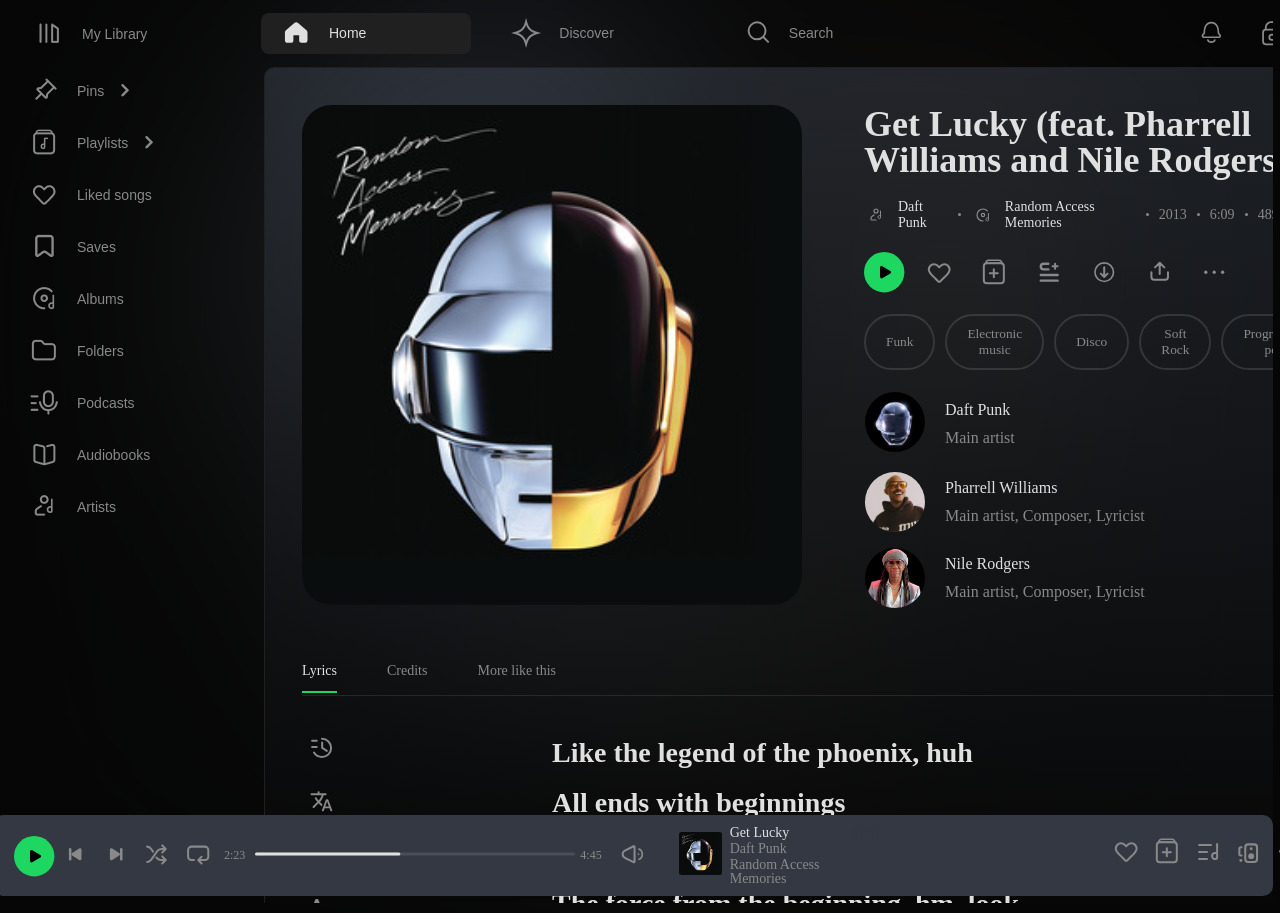
<file: song.html>
<!DOCTYPE html>
<html lang="en">
<head>
    <meta charset="UTF-8">
    <meta name="viewport" content="width=device-width, initial-scale=1.0">
    
    <title>Song Page</title>
    <link href="https://api.fontshare.com/v2/css?f[]=satoshi@300,400,500,700&display=swap" rel="stylesheet">
    <link rel="stylesheet" href="css/styles.css">
</head>
<body class="song-page-body">
     <div class="app-container">
      <!-- Header Section  -->
    <header class="navbar">
        <div class="navbar-container desktop-version">

           <nav class="nav-group center-section">
        
            <a href="index.html" class="nav-link active ">
                <img src="./assets/icons/nav-library/home-active.svg" alt="" >
                <span class="label">Home</span>
            </a>

            <a href="#" class="nav-link ">
                <img src="./assets/icons/nav-library/discover.svg" alt="">
                <span class="label">Discover</span>
            </a>
        
            <form class="search-container" role="search">
                <a href="search.html" class="search-icon">
                    <img src="./assets/icons/nav-library/search.svg" alt="Search">
                </a>
                <input type="text" id="nav-search" placeholder="Search" class="search-input">
            </form>

    </nav>
        
       
        <section class="nav-group right icon-section">
            <button class="tool-btn " aria-label="News">
                <img src="./assets/icons/nav-library/notification.svg" alt="">
            </button>

            <button class="tool-btn " aria-label="Private">
                <img src="./assets/icons/nav-library/lock.svg" alt="">
            </button>

            <button class="tool-btn for-desktop" aria-label="Friends">
                <img src="./assets/icons/nav-library/friends.svg" alt="">
            </button>

            <button class="tool-btn " aria-label="Settings">
                <img src="./assets/icons/nav-library/settings.svg" alt="">
            </button>

            <button class="tool-btn " aria-label="profile-pic">
                <img src="./assets/icons/nav-library/pofile-pic.svg" alt="">
            </button>

    </section>
         </div>

         <section class="mobile-version">
            
            

            <a href="index.html" class="mobile-icon active">
                <img src="./assets/icons/nav-library/home-active.svg" alt="Profile avatar">
            </a>
            
             <button class="mobile-icon" role="button" aria-label="Profile">
                <img src="./assets/icons/nav-library/discover.svg" alt="Profile avatar">
            </button>

             <a href="search.html" class="mobile-icon">
                <img src="./assets/icons/nav-library/search.svg" alt="Profile avatar">
             </a>

             <a href="mobile-library.html" class="mobile-icon">
                <img src="./assets/icons/sidebar-library/library.png" alt="Profile avatar">
             </a>
            
             <button class="mobile-icon" role="button" aria-label="Profile">
                <img src="./assets/icons/nav-library/me-prof.png" alt="Profile avatar">
            </button>
         </section>

    </header>

    <!--this is a sidebar library for desktop-->
    <aside class="sidebar">

        
                <a href="desktop-library.html" class="sidebar-link library-header"> 
                         <img src="./assets/icons/sidebar-library/library.png" alt="library icon">
                     <span class="label">My Library</span>
                </a>
            

        <nav class="sidebar-nav">
            
            <ul class="sidebar-nav-list">
                <li class="sidebar-item">
                    <a href="#" class="sidebar-link">
                        <img src="assets/icons/sidebar-library/pin.png" alt="pin">
                        <span>Pins</span>
                    </a>
                    <img src="assets/icons/sidebar-library/arrow.png" alt="arrow">
                </li>

                <li class="sidebar-item">
                    
                    <a href="#" class="sidebar-link">
                        <img src="assets/icons/sidebar-library/playlists.png" alt="pin">
                        <span>Playlists</span>
                    </a>
                    <img src="assets/icons/sidebar-library/arrow.png" alt="arrow">
                </li>

                <li class="sidebar-item">
                    <a href="#" class="sidebar-link">
                        <img src="assets/icons/sidebar-library/likedSongs.png" alt="liked">
                        <span>Liked songs</span>
                    </a>
                </li>

                <li class="sidebar-item">
                    <a href="#" class="sidebar-link">
                        <img src="assets/icons/sidebar-library/saves.png" alt="saves">
                        <span>Saves</span>
                    </a>
                </li>

                <li class="sidebar-item">
                    <a href="#" class="sidebar-link">
                        <img src="assets/icons/sidebar-library/albums.png" alt="albums">
                        <span>Albums</span>
                    </a>
                </li>

                <li class="sidebar-item">
                    <a href="#" class="sidebar-link">
                        <img src="assets/icons/sidebar-library/folders.png" alt="foldrs">
                        <span>Folders</span>
                    </a>
                </li>

                <li class="sidebar-item">
                    <a href="#" class="sidebar-link">
                        <img src="assets/icons/sidebar-library/podcasts.png" alt="podcasts">
                        <span>Podcasts</span>
                    </a>
                </li>

                <li class="sidebar-item">
                    <a href="#" class="sidebar-link">
                        <img src="assets/icons/sidebar-library/audiobooks.png" alt="audiobooks">
                        <span>Audiobooks</span>
                    </a>
                </li>

                <li class="sidebar-item">
                    <a href="#" class="sidebar-link">
                        <img src="assets/icons/sidebar-library/artists.png" alt="ARTISTS">
                        <span>Artists</span>
                    </a>
                </li>
            </ul>
        </nav>
    </aside>

    <main class="song-page-main">
           
        <!-- ================================
                    SONG PAGE
        ================================ -->

        <section  class="song-page">
            <input type="checkbox" id="song-lyrics-toggle" class="lyrics-input">
            <input type="checkbox" id="song-queue-toggle" class="queue-input">

            <section class="song-header">
                <!-- Mobile header-close, album -->
                <div class="mobile-header">
                    <a href="index.html" class="song-close-btn">
                        <img src="./assets/icons/song-page/Name=Down, Filled=No.svg" alt="close">
                    </a>
                    <img class="mobile-album-icon" src="./assets/icons/song-page/icons (1).svg" alt="album">
                    <p class="mobile-album-name">Random Access Memories</p>
                </div>

                <!-- Album cover image -->
                <div class="cover-area">
                    <img class="cover-bg" src="../assets/photo/player/Rectangle 6.svg" alt="cover">
                </div>

                <!-- Right side — song info, controls, genre, singers -->
                <div class="song-right">

                    <!-- ================================
                        SONG INFORMATION
                        Artist, album, year, duration, copies
                        Hidden on mobile, visible on desktop
                    ================================ -->
                    <div class="mobile-song-info">
                        <h2>Get Lucky (feat. Pharrell Williams and Nile Rodgers)</h2>
                        <p>Daft Punk</p>
                    </div>
                    <h1 class="song-title">Get Lucky (feat. Pharrell Williams and Nile Rodgers)</h1>
                    <div class="song-information">
                        <img class="artist-icon" src="./assets/icons/song-page/icons.svg" alt="artist">
                        <a href="" class="artist">Daft Punk</a>

                        <img class="dot" src="./assets/icons/song-page/Ellipse 29.svg" alt="dot">
                        <img class="album-icon" src="./assets/icons/song-page/icons (1).svg" alt="album">
                        <a href="" class="album-name">Random Access Memories</a>
                        <img class="dot" src="./assets/icons/song-page/Ellipse 29.svg" alt="dot">
                        <p class="year">2013</p>
                        <img class="dot" src="./assets/icons/song-page/Ellipse 29.svg" alt="dot">
                        <p class="duration">6:09</p>
                        <img class="dot" src="./assets/icons/song-page/Ellipse 29.svg" alt="dot">
                        <p class="copies">489,691,133</p>
                    </div>
                    
                    <!-- ================================
                        SONG NAV
                        Action buttons: play, favorite,
                        add, list, download, share, more
                    ================================ -->
                    <div class="song-nav">

                        <!-- Play / Pause button -->
                        <input class="btn-playback" type="checkbox"  id="song-playback-toggle">
                        <label for="song-playback-toggle" class="playback-button">
                            <img id="start" src="./assets/icons/player/Name=Play, Filled=No.svg" alt="Start">
                            <img id="pause" src="./assets/icons/player/Name=Pause, Filled=No.svg" alt="Pause">
                        </label>

                            <!-- Favorite button -->
                        <input class="favorite" type="checkbox"  id="song-favorite-toggle">
                        <label for="song-favorite-toggle">
                            <img class="fav" src="./assets/icons/player/Name=Like, Filled=No.svg" alt="Favorite">
                            <img class="fav-hover" src="./assets/icons/player/Name=Like, Filled=Yes.svg" alt="Favorite">
                        </label>

                        <!-- Add to playlist button -->
                        <svg class="add-desktop"width="41" height="41" viewBox="0 0 41 41" fill="none" xmlns="http://www.w3.org/2000/svg">
                            <rect width="20" height="20" rx="3" transform="matrix(1 0 0 -1 9.82703 31.3301)" stroke="#898989" stroke-width="2" stroke-linejoin="round"/>
                            <path d="M11.827 11.3301H27.827C27.827 9.67322 26.4839 8.33008 24.827 8.33008H14.827C13.1702 8.33008 11.827 9.67322 11.827 11.3301Z" stroke="#898989" stroke-width="1.5" stroke-linejoin="round"/>
                            <path d="M15.827 21.3301H19.827M23.827 21.3301H19.827M19.827 21.3301V17.3301M19.827 21.3301V25.3301" stroke="#898989" stroke-width="2.02054" stroke-linecap="round" stroke-linejoin="round"/>
                        </svg>

                        <!-- Add to list button -->
                        <svg class="list-add-desktop"width="41" height="41" viewBox="0 0 41 41" fill="none" xmlns="http://www.w3.org/2000/svg">
                            <path d="M19.3636 11.7871H14.5928C13.043 11.7871 11.7865 13.0435 11.7865 14.5934C11.7865 16.1433 13.043 17.3997 14.5928 17.3997H19.3636" stroke="#898989" stroke-width="2.3573" stroke-linecap="round"/>
                            <path d="M11.7865 23.0117L28.6244 23.0117" stroke="#898989" stroke-width="2.3573" stroke-linecap="round" stroke-linejoin="round"/>
                            <path d="M11.7865 28.625L28.6244 28.625" stroke="#898989" stroke-width="2.3573" stroke-linecap="round" stroke-linejoin="round"/>
                            <path d="M23.573 14.3128H26.0987M28.6244 14.3128H26.0987M26.0987 14.3128V11.7871M26.0987 14.3128V16.8385" stroke="#898989" stroke-width="2.02054" stroke-linecap="round" stroke-linejoin="round"/>
                        </svg>

                        <!-- Download song button -->
                        <svg class="download-desktop"width="41" height="41" viewBox="0 0 41 41" fill="none" xmlns="http://www.w3.org/2000/svg">
                            <path d="M20.2053 15.1543V25.0165M20.2053 25.0165L23.5729 21.6489M20.2053 25.0165L16.8378 21.6489" stroke="#898989" stroke-width="2.02054" stroke-linecap="round" stroke-linejoin="round"/>
                            <circle cx="20.2054" cy="20.2062" r="9.26081" stroke="#898989" stroke-width="1.68378"/>
                        </svg>
                   
                        <!-- Share song button -->
                        <img class="share" src="./assets/icons/player/Name=Share, Filled=No.svg" alt="Share">

                        <!-- More options button -->
                        <svg class="more-btn" width="40" height="40" viewBox="0 0 40 40" fill="none" xmlns="http://www.w3.org/2000/svg">
                            <circle cx="11.7866" cy="20.2072" r="1.68378" fill="#898989"/>
                            <circle cx="20.2055" cy="20.2072" r="1.68378" fill="#898989"/>
                            <circle cx="28.6242" cy="20.2072" r="1.68378" fill="#898989"/>
                        </svg>
                    </div>
                    <!-- END song-nav -->

                    <!-- ================================
                        GENRE TAGS
                        Hidden on mobile, visible on desktop
                    ================================ -->
                    <div class="genre">
                        <button>Funk</button>
                        <button>Electronic music</button>
                        <button>Disco</button>
                        <button>Soft Rock</button>
                        <button>Progressive pop</button>
                    </div>

                    <!-- ================================
                        SINGERS / ARTISTS
                        Hidden on mobile, visible on desktop
                    ================================ -->
                    <div class="singers">
                        <div class="daft">
                            <a href="" target=""><img src="./assets/photo/song-page/Frame 145.svg" alt="daft"></a>
                            <div class="singers-info-link">
                                <a href="" target="">Daft Punk</a>
                                <span>Main artist</span>
                            </div>
                        </div>
                        <div class="pharrell">
                            <img src="./assets/photo/song-page/Frame 145 (1).svg" alt="pharrel">
                            <div class="singers-info">
                                <p>Pharrell Williams</p>
                                <span>Main artist, Composer, Lyricist</span>
                            </div>
                        </div>
                        <div class="nile">
                            <img src="./assets/photo/song-page/Frame 145 (2).svg" alt="nile">
                            <div class="singers-info">
                                <p>Nile Rodgers</p>
                                <span>Main artist, Composer, Lyricist</span>
                            </div>
                        </div>
                    </div>
                    <!-- END singers -->

                </div>
                <!-- END song-right -->

            </section>
            <!-- END song-header -->

            <!-- ================================
                LYRICS
                Hidden on desktop, visible on mobile
             ================================ -->
            <section class="mobile-lyrics-view">
                
                <div class="mobile-lyrics-topbar">
                    <a href="index.html" class="song-close-btn">
                        <img src="./assets/icons/song-page/Name=Down, Filled=No.svg" alt="close">
                    </a>
                    <img class="line-bar" src="./assets/icons/player/icons big (3).svg" alt="lines">
                    <span>Get Lucky (feat. Pharrell...</span>
                </div>
                <div class="mobile-lyrics">
                    <p class="lyrics-white">
                        Like the legend of the phoenix, huh<br>
                        All ends with beginnings<br>
                        What keeps the planet spinning, ah<br>
                        The force from the beginning, hm, look<br>
                        <span>We've come too far</span><br>
                    </p>
                    <p class="lyrics-dark">
                        To give up who we are<br>
                        So let's raise the bar<br>
                        And our cups to the stars<br>
                        She's up all night 'til the sun<br>
                        I'm up all night to get some<br>
                        She’s up all night for good fun<br>
                        I’m up all night to get lucky<br>
                        We’re up all night ‘til the sun<br>
                        We’re up all night to get some<br>
                        We’re up all night for good fun<br>
                        We’re up all night to get lucky<br>
                        We’re up all night to get lucky<br>
                        We’re up all night to get lucky<br>
                        We’re up all night to get lucky<br>
                        We’re up all night to get lucky<br>
                        The present has no rhythm<br>
                        Your gift keeps on giving<br>
                        What is this I’m feeling?<br>
                        If you want to leave, I’m with it<br>
                        We’ve come too far<br>
                        To give up who we are<br>
                        So let’s raise the bar<br>
                        And our cups to the stars<br>
                        She's up all night 'til the sun<br>
                        I'm up all night to get some<br>
                        She’s up all night for good fun<br>
                        I’m up all night to get lucky<br>
                        We’re up all night ‘til the sun<br>
                        We’re up all night to get some<br>
                        We’re up all night for good fun<br>
                        We’re up all night to get lucky<br>
                        We’re up all night to get lucky<br>
                        We’re up all night to get lucky<br>
                        We’re up all night to get lucky<br>
                        We’re up all night to get lucky<br>
                    </p>
                </div>
            </section>

            <!-- ================================
                QUEUE/PLAYLIST
                Hidden on desktop, visible on mobile
             ================================ -->
            <section class="mobile-queue-view">
                <div class="song-queue-header">
                    <a href="index.html" class="song-close-btn">
                        <img src="./assets/icons/song-page/Name=Down, Filled=No.svg" alt="close">
                    </a>
                    <img class="line-bar" src="./assets/icons/player/icons big (3).svg" alt="lines">
                    <span>Get Lucky (feat. Pharrell...</span>
                </div>
                <div class="mobile-queue">
                    <span class="next-up">Next up:</span>

                    <!-- Album info with shuffle and repeat controls -->
                    <div class="song-album-functions">
                        <img class="album-icon" src="./assets/icons/player/Property 1=Album.svg" alt="album-icon">
                        <span>Random Access Memories</span>
                        <button class="shuffle">
                            <svg width="41" height="41" viewBox="0 0 41 41" fill="none" xmlns="http://www.w3.org/2000/svg">
                                <path d="M10.1027 12.6271C11.6824 12.6271 13.1592 13.4102 14.0456 14.7177L14.8812 15.9503L16.0077 17.612M28.7491 25.92H23.8242C22.5038 25.92 21.236 25.4031 20.2921 24.4798L19.3635 23.5716M28.7491 25.92L25.2568 29.4648M28.7491 25.92L25.2568 22.3752" stroke="currentColor" stroke-width="2.02054" stroke-linecap="round" stroke-linejoin="round"/>
                                <path d="M10.1027 27.9503C11.6863 27.9503 13.1708 27.18 14.0826 25.8853L20.2554 17.1194C21.2016 15.7758 22.7422 14.9764 24.3855 14.9764H28.7491M28.7491 14.9764L25.2568 11.4316M28.7491 14.9764L25.2568 18.5213" stroke="currentColor" stroke-width="2.02054" stroke-linecap="round" stroke-linejoin="round"/>
                            </svg>
                        </button>
                        <button class="repeat">
                            <svg width="41" height="41" viewBox="0 0 41 41" fill="none" xmlns="http://www.w3.org/2000/svg">
                                <path d="M15.996 26.0972H13.4703C11.6104 26.0972 10.1027 24.5895 10.1027 22.7297V15.9945C10.1027 14.1347 11.6104 12.627 13.4703 12.627H26.9406C28.8004 12.627 30.3081 14.1347 30.3081 15.9945V22.7297C30.3081 24.5895 28.8004 26.0972 26.9406 26.0972H20.2054M20.2054 26.0972L23.573 22.7297M20.2054 26.0972L23.573 29.4648" stroke="currentColor" stroke-width="2.02054" stroke-linecap="round" stroke-linejoin="round"/>
                            </svg>
                        </button>
                    </div>

            <!-- Queue song items (repeated) -->
                    <div class="queue-song">
                        <div class="song-content">
                            <img class="cover" src="./assets/photo/player/Rectangle 6.svg" alt="cover">
                            <div class="queue-song-name">
                                <span>Get Lucky (feat. ...</span>
                                <p>Daft Punk</p>
                            </div>
                            <img class="move" src="./assets/icons/song-page/Name=Move, Filled=No.svg">    
                        </div>
                        <button class="song-close">
                            <svg width="41" height="41" viewBox="0 0 41 41" fill="none" xmlns="http://www.w3.org/2000/svg">
                                <path d="M25.257 15.1543L20.2056 20.2056M15.1543 25.257L20.2056 20.2056M20.2056 20.2056L15.1543 15.1543M20.2056 20.2056L25.257 25.257" stroke="currentcolor" stroke-width="2.02054" stroke-linecap="round" stroke-linejoin="round"/>
                            </svg>Remove
                        </button>
                    </div>
                    <div class="queue-song">
                        <div class="song-content">
                            <img class="cover" src="./assets/photo/player/Rectangle 6.svg" alt="cover">
                            <div class="queue-song-name">
                                <span>Get Lucky (feat. ...</span>
                                <p>Daft Punk</p>
                            </div>
                            <img class="move" src="./assets/icons/song-page/Name=Move, Filled=No.svg">    
                        </div>
                        <button class="song-close">
                            <svg width="41" height="41" viewBox="0 0 41 41" fill="none" xmlns="http://www.w3.org/2000/svg">
                                <path d="M25.257 15.1543L20.2056 20.2056M15.1543 25.257L20.2056 20.2056M20.2056 20.2056L15.1543 15.1543M20.2056 20.2056L25.257 25.257" stroke="currentcolor" stroke-width="2.02054" stroke-linecap="round" stroke-linejoin="round"/>
                            </svg>Remove
                        </button>
                    </div>
                    <div class="queue-song">
                        <div class="song-content">
                            <img class="cover" src="./assets/photo/player/Rectangle 6.svg" alt="cover">
                            <div class="queue-song-name">
                                <span>Get Lucky (feat. ...</span>
                                <p>Daft Punk</p>
                            </div>
                            <img class="move" src="./assets/icons/song-page/Name=Move, Filled=No.svg">    
                        </div>
                        <button class="song-close">
                            <svg width="41" height="41" viewBox="0 0 41 41" fill="none" xmlns="http://www.w3.org/2000/svg">
                                <path d="M25.257 15.1543L20.2056 20.2056M15.1543 25.257L20.2056 20.2056M20.2056 20.2056L15.1543 15.1543M20.2056 20.2056L25.257 25.257" stroke="currentcolor" stroke-width="2.02054" stroke-linecap="round" stroke-linejoin="round"/>
                            </svg>Remove
                        </button>
                    </div>
                    <div class="queue-song">
                        <div class="song-content">
                            <img class="cover" src="./assets/photo/player/Rectangle 6.svg" alt="cover">
                            <div class="queue-song-name">
                                <span>Get Lucky (feat. ...</span>
                                <p>Daft Punk</p>
                            </div>
                            <img class="move" src="./assets/icons/song-page/Name=Move, Filled=No.svg">    
                        </div>
                        <button class="song-close">
                            <svg width="41" height="41" viewBox="0 0 41 41" fill="none" xmlns="http://www.w3.org/2000/svg">
                                <path d="M25.257 15.1543L20.2056 20.2056M15.1543 25.257L20.2056 20.2056M20.2056 20.2056L15.1543 15.1543M20.2056 20.2056L25.257 25.257" stroke="currentcolor" stroke-width="2.02054" stroke-linecap="round" stroke-linejoin="round"/>
                            </svg>Remove
                        </button>
                    </div>
                    
                    <!-- Second album section in queue -->
                    <div class="song-album-functions">
                        <img class="album-icon" src="./assets/icons/player/Property 1=Album.svg" alt="album-icon">
                        <span>Random Access Memories</span>
                        <button class="shuffle">
                            <svg width="41" height="41" viewBox="0 0 41 41" fill="none" xmlns="http://www.w3.org/2000/svg">
                                <path d="M10.1027 12.6271C11.6824 12.6271 13.1592 13.4102 14.0456 14.7177L14.8812 15.9503L16.0077 17.612M28.7491 25.92H23.8242C22.5038 25.92 21.236 25.4031 20.2921 24.4798L19.3635 23.5716M28.7491 25.92L25.2568 29.4648M28.7491 25.92L25.2568 22.3752" stroke="currentColor" stroke-width="2.02054" stroke-linecap="round" stroke-linejoin="round"/>
                                <path d="M10.1027 27.9503C11.6863 27.9503 13.1708 27.18 14.0826 25.8853L20.2554 17.1194C21.2016 15.7758 22.7422 14.9764 24.3855 14.9764H28.7491M28.7491 14.9764L25.2568 11.4316M28.7491 14.9764L25.2568 18.5213" stroke="currentColor" stroke-width="2.02054" stroke-linecap="round" stroke-linejoin="round"/>
                            </svg>
                        </button>
                        <button class="repeat">
                            <svg width="41" height="41" viewBox="0 0 41 41" fill="none" xmlns="http://www.w3.org/2000/svg">
                                    <path d="M15.996 26.0972H13.4703C11.6104 26.0972 10.1027 24.5895 10.1027 22.7297V15.9945C10.1027 14.1347 11.6104 12.627 13.4703 12.627H26.9406C28.8004 12.627 30.3081 14.1347 30.3081 15.9945V22.7297C30.3081 24.5895 28.8004 26.0972 26.9406 26.0972H20.2054M20.2054 26.0972L23.573 22.7297M20.2054 26.0972L23.573 29.4648" stroke="currentColor" stroke-width="2.02054" stroke-linecap="round" stroke-linejoin="round"/>
                            </svg>
                        </button>
                    </div>

            <!-- Queue song items (repeated) -->
                    <div class="queue-song">
                        <div class="song-content">
                            <img class="cover" src="./assets/photo/player/Rectangle 6.svg" alt="cover">
                            <div class="queue-song-name">
                                <span>Get Lucky (feat. ...</span>
                                <p>Daft Punk</p>
                            </div>
                            <img class="move" src="./assets/icons/song-page/Name=Move, Filled=No.svg">    
                        </div>
                        <button class="song-close">
                            <svg width="41" height="41" viewBox="0 0 41 41" fill="none" xmlns="http://www.w3.org/2000/svg">
                                <path d="M25.257 15.1543L20.2056 20.2056M15.1543 25.257L20.2056 20.2056M20.2056 20.2056L15.1543 15.1543M20.2056 20.2056L25.257 25.257" stroke="currentcolor" stroke-width="2.02054" stroke-linecap="round" stroke-linejoin="round"/>
                            </svg>Remove
                        </button>
                    </div>
                    <div class="queue-song">
                        <div class="song-content">
                            <img class="cover" src="./assets/photo/player/Rectangle 6.svg" alt="cover">
                            <div class="queue-song-name">
                                <span>Get Lucky (feat. ...</span>
                                <p>Daft Punk</p>
                            </div>
                            <img class="move" src="./assets/icons/song-page/Name=Move, Filled=No.svg">    
                        </div>
                        <button class="song-close">
                            <svg width="41" height="41" viewBox="0 0 41 41" fill="none" xmlns="http://www.w3.org/2000/svg">
                                <path d="M25.257 15.1543L20.2056 20.2056M15.1543 25.257L20.2056 20.2056M20.2056 20.2056L15.1543 15.1543M20.2056 20.2056L25.257 25.257" stroke="currentcolor" stroke-width="2.02054" stroke-linecap="round" stroke-linejoin="round"/>
                            </svg>Remove
                        </button>
                    </div>
                    <div class="queue-song">
                        <div class="song-content">
                            <img class="cover" src="./assets/photo/player/Rectangle 6.svg" alt="cover">
                            <div class="queue-song-name">
                                <span>Get Lucky (feat. ...</span>
                                <p>Daft Punk</p>
                            </div>
                            <img class="move" src="./assets/icons/song-page/Name=Move, Filled=No.svg">    
                        </div>
                        <button class="song-close">
                            <svg width="41" height="41" viewBox="0 0 41 41" fill="none" xmlns="http://www.w3.org/2000/svg">
                                <path d="M25.257 15.1543L20.2056 20.2056M15.1543 25.257L20.2056 20.2056M20.2056 20.2056L15.1543 15.1543M20.2056 20.2056L25.257 25.257" stroke="currentcolor" stroke-width="2.02054" stroke-linecap="round" stroke-linejoin="round"/>
                            </svg>Remove
                        </button>
                    </div>
                    <div class="queue-song">
                        <div class="song-content">
                            <img class="cover" src="./assets/photo/player/Rectangle 6.svg" alt="cover">
                            <div class="queue-song-name">
                                <span>Get Lucky (feat. ...</span>
                                <p>Daft Punk</p>
                            </div>
                            <img class="move" src="./assets/icons/song-page/Name=Move, Filled=No.svg">    
                        </div>
                        <button class="song-close">
                            <svg width="41" height="41" viewBox="0 0 41 41" fill="none" xmlns="http://www.w3.org/2000/svg">
                                <path d="M25.257 15.1543L20.2056 20.2056M15.1543 25.257L20.2056 20.2056M20.2056 20.2056L15.1543 15.1543M20.2056 20.2056L25.257 25.257" stroke="currentcolor" stroke-width="2.02054" stroke-linecap="round" stroke-linejoin="round"/>
                            </svg>Remove
                        </button>
                    </div>
                        
                </div>
            
            </section>
            <!-- END queue panel -->




            <!-- ================================
                MOBILE ONLY SECTION
                Progress bar, playback controls,
                panel buttons, queue, more options
                Hidden on desktop
            ================================ -->
            <section class="song-page-mobile">

                <!-- Progress bar with timestamps -->
                <div class="song-duration">
                    <img class="progress-bar-songpage" src="./assets/icons/song-page/Group 35.svg" alt="progress-bar">
                    <div class="time-info">
                        <p class="current-time">2:23</p>
                        <p class="left-time">-0:45</p>
                    </div>
                </div>

                <!-- Playback control buttons -->
                <div class="control-btn">

                    <!-- Shuffle button -->
                    <button class="shuffle">
                        <svg width="41" height="41" viewBox="0 0 41 41" fill="none" xmlns="http://www.w3.org/2000/svg">
                            <path d="M10.1027 12.6271C11.6824 12.6271 13.1592 13.4102 14.0456 14.7177L14.8812 15.9503L16.0077 17.612M28.7491 25.92H23.8242C22.5038 25.92 21.236 25.4031 20.2921 24.4798L19.3635 23.5716M28.7491 25.92L25.2568 29.4648M28.7491 25.92L25.2568 22.3752" stroke="currentColor" stroke-width="2.02054" stroke-linecap="round" stroke-linejoin="round"/>
                            <path d="M10.1027 27.9503C11.6863 27.9503 13.1708 27.18 14.0826 25.8853L20.2554 17.1194C21.2016 15.7758 22.7422 14.9764 24.3855 14.9764H28.7491M28.7491 14.9764L25.2568 11.4316M28.7491 14.9764L25.2568 18.5213" stroke="currentColor" stroke-width="2.02054" stroke-linecap="round" stroke-linejoin="round"/>
                        </svg>
                    </button>

                    <!-- Previous track button -->
                    <svg class="prev" width="41" height="41" viewBox="0 0 41 41" fill="none" xmlns="http://www.w3.org/2000/svg">
                        <path d="M15.154 15.1523V25.255" stroke="#898989" stroke-width="2.52568" stroke-linecap="round"/>
                        <path d="M17.1624 21.4925C16.2235 20.8902 16.2235 19.5181 17.1624 18.9157L24.1623 14.4253C25.1811 13.7717 26.5196 14.5033 26.5196 15.7137V24.6946C26.5196 25.905 25.1811 26.6365 24.1623 25.983L17.1624 21.4925Z" fill="#898989"/>
                    </svg>

                    <!-- Play button -->
                    <img src="./assets/icons/song-page/icons big.svg" alt="play">

                    <!-- Next track button -->
                    <svg width="41" height="41" viewBox="0 0 41 41" fill="none" xmlns="http://www.w3.org/2000/svg">
                        <path d="M25.2567 15.1523V25.255" stroke="#898989" stroke-width="2.52568" stroke-linecap="round"/>
                        <path d="M23.2483 18.9157C24.1872 19.518 24.1872 20.8901 23.2483 21.4925L16.2484 25.9829C15.2296 26.6365 13.8912 25.9049 13.8912 24.6945L13.8912 15.7136C13.8912 14.5032 15.2296 13.7717 16.2484 14.4252L23.2483 18.9157Z" fill="#898989"/>
                    </svg>

                    <!-- Repeat button -->
                    <button class="repeat">
                        <svg width="41" height="41" viewBox="0 0 41 41" fill="none" xmlns="http://www.w3.org/2000/svg">
                            <path d="M15.996 26.0972H13.4703C11.6104 26.0972 10.1027 24.5895 10.1027 22.7297V15.9945C10.1027 14.1347 11.6104 12.627 13.4703 12.627H26.9406C28.8004 12.627 30.3081 14.1347 30.3081 15.9945V22.7297C30.3081 24.5895 28.8004 26.0972 26.9406 26.0972H20.2054M20.2054 26.0972L23.573 22.7297M20.2054 26.0972L23.573 29.4648" stroke="currentColor" stroke-width="2.02054" stroke-linecap="round" stroke-linejoin="round"/>
                        </svg>
                    </button>
                </div>

                <div class="mobile-panel">

                    <svg class="devices" width="41" height="41" viewBox="0 0 41 41" fill="none" xmlns="http://www.w3.org/2000/svg">
                        <rect x="17.2587" y="11.3672" width="11.7865" height="17.6797" rx="2.94662" stroke="#898989" stroke-width="2.06263"/>
                        <circle cx="23.152" cy="23.1537" r="2.94662" fill="#898989"/>
                        <circle cx="23.152" cy="15.7858" r="1.47331" fill="#898989"/>
                        <circle cx="12.8389" cy="27.5729" r="1.47331" fill="#898989"/>
                        <path d="M13.5755 22.4157H12.8389C12.0252 22.4157 11.3655 21.7561 11.3655 20.9424V15.7858C11.3655 14.9721 12.0252 14.3125 12.8389 14.3125H13.5755" stroke="#898989" stroke-width="2.06263" stroke-linecap="round" stroke-linejoin="round"/>
                    </svg>

                    <img class="share-mobile" src="./assets/icons/player/Name=Share, Filled=No.svg" alt="Share">
                        <!-- Lyrics panel toggle -->
                    <label for="song-lyrics-toggle" class="btn-lyrics">
                        <svg width="40" height="40" viewBox="0 0 40 40" fill="none" xmlns="http://www.w3.org/2000/svg">
                            <path d="M11.0864 14.0762H23.0864" stroke="currentcolor" stroke-width="2" stroke-linecap="round"/>
                            <path d="M11.0864 21.0762H19.0864" stroke="currentcolor" stroke-width="2" stroke-linecap="round"/>
                            <path d="M11.0864 28.0762H19.0864" stroke="currentcolor" stroke-width="2" stroke-linecap="round"/>
                            <path d="M29.0864 13.0762V22.01M29.0864 22.01V26.6757C29.0864 27.4256 28.5537 28.0748 27.8037 28.0762C26.3223 28.0789 24.0864 27.6431 24.0864 24.9879C24.0864 21.0173 29.0864 22.01 29.0864 22.01Z" stroke="currentcolor" stroke-width="2" stroke-linecap="round" stroke-linejoin="round"/>
                        </svg>
                    </label>

                        <!-- Queue panel toggle -->
                    <label for="song-queue-toggle" class="queue-btn">
                        <svg width="40" height="40" viewBox="0 0 40 40" fill="none" xmlns="http://www.w3.org/2000/svg">
                            <path d="M11.7866 14.5915C11.7866 13.0416 13.043 11.7852 14.5929 11.7852H25.8182C27.368 11.7852 28.6245 13.0416 28.6245 14.5915C28.6245 16.1413 27.368 17.3978 25.8182 17.3978H14.5929C13.043 17.3978 11.7866 16.1413 11.7866 14.5915Z" stroke="currentcolor" stroke-width="2.3573"/>
                            <path d="M11.7866 23.0117L28.6245 23.0117" stroke="currentcolor" stroke-width="2.3573" stroke-linecap="round" stroke-linejoin="round"/>
                            <path d="M11.7866 28.623L28.6245 28.623" stroke="currentcolor" stroke-width="2.3573" stroke-linecap="round" stroke-linejoin="round"/>
                        </svg>
                    </label>

                    <!-- END control-btn -->

                        <!-- ================================
                        MORE OPTIONS
                        Checkbox toggle opens popup window
                        hidden on desktop
                    ================================ -->
                    <div class="mobile-more-button">
                        <input type="checkbox" id="song-more-toggle" class="more-input">

                        <!-- More options trigger button -->
                        <label for="song-more-toggle" class="mobile-more-btn">
                            <svg  width="41" height="41" viewBox="0 0 41 41" fill="none" xmlns="http://www.w3.org/2000/svg">
                                <circle cx="11.7865" cy="20.2072" r="1.68378" fill="currentcolor"/>
                                <circle cx="20.2054" cy="20.2072" r="1.68378" fill="currentcolor"/>
                                <circle cx="28.6242" cy="20.2072" r="1.68378" fill="currentcolor"/>
                            </svg>
                        </label>
                        <label for="song-more-toggle" class="more-backdrop"></label>

                        <div class="more-btn-wrapper">
                        <!-- Song info inside more window header -->
                            <div class="more-header">
                                <img src="./assets/photo/player/Rectangle 6.svg" alt="cover">
                                <div class="more-song-info">
                                    <span class="title">Get Lucky (feat. Pharrell Williams and Nile Rodgers)</span>
                                    <p>Daft Punk</p>
                                </div>
                            </div>    

                                <!-- More options list -->
                            <div class="song-more-window">
                                <div class="more-list">
                                    <svg width="41" height="41" viewBox="0 0 41 41" fill="none" xmlns="http://www.w3.org/2000/svg">
                                    <path d="M22.0693 13.5685L20.2054 15.3745L18.3416 13.5685C16.3872 11.6749 13.2521 11.7794 11.4282 13.7991C9.65847 15.7589 9.41482 18.6943 11.0174 20.793C11.2143 21.0509 11.408 21.2979 11.5922 21.524C12.7587 22.9549 15.3037 25.4539 16.5788 26.7949C17.5209 27.7857 18.3677 28.6121 19.0057 29.214C19.6794 29.8496 20.7194 29.8357 21.3944 29.2014C22.5707 28.0961 24.3747 26.3743 25.6453 25.0379C26.9205 23.6969 27.6522 22.9549 28.8186 21.524C29.0029 21.2979 29.1965 21.0509 29.3935 20.793C30.996 18.6943 30.7524 15.7589 28.9826 13.7991C27.1588 11.7794 24.0236 11.6749 22.0693 13.5685Z" stroke="#898989" stroke-width="2.02054" stroke-linecap="round" stroke-linejoin="round"/>
                                </svg>
                                    <p>Add to liked songs</p>
                                </div>
                                <div class="more-list">
                                    <svg width="41" height="41" viewBox="0 0 41 41" fill="none" xmlns="http://www.w3.org/2000/svg">
                                    <rect width="20" height="20" rx="3" transform="matrix(1 0 0 -1 9.82703 31.3301)" stroke="#898989" stroke-width="2" stroke-linejoin="round"/>
                                    <path d="M11.827 11.3301L27.827 11.3301C27.827 9.67322 26.4839 8.33008 24.827 8.33008L14.827 8.33008C13.1702 8.33008 11.827 9.67322 11.827 11.3301Z" stroke="#898989" stroke-width="1.5" stroke-linejoin="round"/>
                                    <path d="M15.827 21.3301H19.827M23.827 21.3301H19.827M19.827 21.3301V17.3301M19.827 21.3301V25.3301" stroke="#898989" stroke-width="2.02054" stroke-linecap="round" stroke-linejoin="round"/>
                                    </svg>
                                    <p>Add to a playlist</p>
                                </div>
                                <div class="more-list">
                                    <svg width="41" height="41" viewBox="0 0 41 41" fill="none" xmlns="http://www.w3.org/2000/svg">
                                    <path d="M20.2052 10.9453C25.3198 10.9453 29.4659 15.0915 29.4659 20.2061C29.4659 22.5553 28.5928 24.699 27.1515 26.332C25.4533 28.256 22.971 29.4668 20.2052 29.4668C15.0907 29.4667 10.9445 25.3206 10.9445 20.2061C10.9445 17.8337 11.836 15.6712 13.3029 14.0322C14.9997 12.1365 17.4628 10.9454 20.2052 10.9453Z" stroke="#898989" stroke-width="1.68378"/>
                                    </svg>
                                    <p>Hide song</p>
                                </div>
                                <div class="more-list">
                                    <img src="./assets/icons/player/Name=Timer, Filled=Yes.svg" alt="list">
                                    <p>Sleep timer</p>
                                </div>
                                <div class="more-list">
                                    <img src="./assets/icons/player/Name=Add to Queue, Filled=No.svg" alt="list">
                                    <p>Add song to queue</p>
                                </div>
                                <div class="more-list">
                                    <img src="./assets/icons/player/Name=Share, Filled=No.svg" alt="list">
                                    <p>Share song</p>
                                </div>
                                <div class="more-list">
                                    <img src="./assets/icons/player/Name=Radio, Filled=No.svg" alt="list">
                                    <p>Go to song radio</p>
                                </div>
                                <div class="more-list">
                                    <img src="./assets/icons/player/Name=Album, Filled=No.svg" alt="list">
                                    <p>View album</p>
                                </div>
                                <div class="more-list">
                                    <img src="./assets/icons/player/Name=Artist, Filled=No.svg" alt="list">
                                    <p>View artist</p>
                                </div>
                            </div>
                        </div>
                    </div>
                    <!-- END more-button -->

                </div>

            </section>
            <!-- END song-page-mobile -->

            <!-- ================================
                STICKY NAV
                Tabs: Lyrics, Credits, More like this
                Sticks to top while scrolling
            ================================ -->
            <section class="song-sticky-cont">
                <nav class="horizontal-cont">
                    <span class="song-sticky-cont-lyrics">Lyrics</span>
                    <span>Credits</span>
                    <span>More like this</span>
                </nav>
            </section>

            <!-- ================================
                LYRICS SECTION
                Aside: sync, translate, notes, font
                full lyrics text
            ================================ -->
            
            <section class="song-lyrics-desktop">
                
                <!-- Lyrics control buttons sidebar -->
                <aside>
                    <input class="sync-btn" type="checkbox"  id="song-sync-toggle">
                    <label for="song-sync-toggle">
                        <img class="sync" src="./assets/icons/player/Name=Synced Lyrics, Filled=No.svg" alt="Sync">
                        <img class="sync-hover" src="./assets/icons/player/Name=Synced Lyrics, Filled=Yes.svg" alt="sync">
                    </label>
                    <input class="translate-btn" type="checkbox"  id="language-toggle">
                    <label for="language-toggle">
                        <img class="translate" src="./assets/icons/song-page/Name=Translate, Filled=No.svg" alt="translate">
                        <img class="translate-hover" src="./assets/icons/song-page/Name=Translate, Filled=Yes.svg" alt="translate">
                    </label>
                    <input class="note-btn" type="checkbox"  id="note-input">
                    <label for="note-input">
                        <img class="note" src="./assets/icons/song-page/Name=Notes, Filled=No.svg" alt="note-info">
                        <img class="note-hover" src="./assets/icons/song-page/Name=Notes, Filled=Yes.svg" alt="note-info">
                    </label>
                    <svg class="font" width="41" height="41" viewBox="0 0 41 41" fill="none" xmlns="http://www.w3.org/2000/svg">
                        <path d="M11.8252 27.2489C11.6331 27.7993 11.1139 28.1679 10.531 28.1679C9.58092 28.1679 8.91891 27.225 9.24162 26.3314L13.9094 13.4066C14.1956 12.6141 14.9479 12.0859 15.7905 12.0859H15.8642C16.7069 12.0859 17.4591 12.6141 17.7453 13.4066L22.4031 26.3038C22.7307 27.2108 22.0587 28.1679 21.0944 28.1679C20.5027 28.1679 19.9757 27.7937 19.7807 27.2351L19.0424 25.1203C18.9023 24.7189 18.5235 24.4499 18.0983 24.4499H13.5124C13.0872 24.4499 12.7085 24.7189 12.5683 25.1203L11.8252 27.2489ZM15.4644 16.8819L13.8726 21.4081C13.7582 21.7333 13.9995 22.0739 14.3442 22.0739H17.2857C17.6312 22.0739 17.8726 21.7318 17.7567 21.4063L16.1464 16.8819C16.0715 16.6449 15.5465 16.6473 15.4644 16.8819Z" fill="#898989"/>
                        <path d="M25.1357 27.609C25.0244 27.8965 24.7478 28.0859 24.4396 28.0859C23.9113 28.0859 23.5502 27.5523 23.7467 27.0619L26.2456 20.8241C26.4242 20.3782 26.8561 20.0859 27.3364 20.0859C27.8167 20.0859 28.2487 20.3782 28.4273 20.8241L30.92 27.0465C31.1194 27.5442 30.7529 28.0859 30.2167 28.0859C29.9038 28.0859 29.6231 27.8936 29.5101 27.6019L29.2201 26.8529C29.0762 26.4813 28.7187 26.2364 28.3202 26.2364H26.3284C25.9299 26.2364 25.5724 26.4813 25.4285 26.8529L25.1357 27.609ZM27.1361 22.4717L26.1285 25.0545H28.5322L27.5125 22.4717C27.4676 22.3437 27.1852 22.3453 27.1361 22.4717Z" fill="#898989"/>
                    </svg>
                </aside>

                <!-- ================================
                    LYRICS PANEL
                    Full song lyrics 
                ================================ -->
                <div class="lyrics-desktop">
                    
                    <p class="lyrics-white">
                        Like the legend of the phoenix, huh<br>
                        All ends with beginnings<br>
                        What keeps the planet spinning, ah<br>
                        The force from the beginning, hm, look<br>
                        <span>We've come too far</span><br>
                    </p>
                    <p class="lyrics-dark">
                        To give up who we are<br>
                        So let's raise the bar<br>
                        And our cups to the stars<br>
                        She's up all night 'til the sun<br>
                        I'm up all night to get some<br>
                        She’s up all night for good fun<br>
                        I’m up all night to get lucky<br>
                        We’re up all night ‘til the sun<br>
                        We’re up all night to get some<br>
                        We’re up all night for good fun<br>
                        We’re up all night to get lucky<br>
                        We’re up all night to get lucky<br>
                        We’re up all night to get lucky<br>
                        We’re up all night to get lucky<br>
                        We’re up all night to get lucky<br>
                        The present has no rhythm<br>
                        Your gift keeps on giving<br>
                        What is this I’m feeling?<br>
                        If you want to leave, I’m with it<br>
                        We’ve come too far<br>
                        To give up who we are<br>
                        So let’s raise the bar<br>
                        And our cups to the stars<br>
                        She's up all night 'til the sun<br>
                        I'm up all night to get some<br>
                        She’s up all night for good fun<br>
                        I’m up all night to get lucky<br>
                        We’re up all night ‘til the sun<br>
                        We’re up all night to get some<br>
                        We’re up all night for good fun<br>
                        We’re up all night to get lucky<br>
                        We’re up all night to get lucky<br>
                        We’re up all night to get lucky<br>
                        We’re up all night to get lucky<br>
                        We’re up all night to get lucky<br>
                    </p>
                </div>
            </section>
            <!-- END song-lyrics -->
        </section>

                    
    </main>
    </div>
    <!-- ================================
                        PLAYER SECTION
                        Main wrapper for the entire player
                    ================================ -->
        <section class="player">

                    <!-- ================================
                        Left Side — Playback Controls
                        Contains: play/pause, prev, next,
                        shuffle, repeat, progress bar, volume
                    ================================ -->
            <div class="left-cont">

            <!-- Play / Pause button -->
                <input class="btn-playback" type="checkbox"  id="playback-toggle">
                <label for="playback-toggle">
                    <img id="start" src="./assets/icons/player/Name=Play, Filled=No.svg" alt="Start">
                    <img id="pause" src="./assets/icons/player/Name=Pause, Filled=No.svg" alt="Pause">
                </label>

            <!--Previous button-->
                <button class="player-prev">
                    <svg class="prev" width="41" height="41" viewBox="0 0 41 41" fill="none" xmlns="http://www.w3.org/2000/svg">
                        <path d="M15.154 15.1523V25.255" stroke="currentColor" stroke-width="2.52568" stroke-linecap="round"/>
                        <path d="M17.1624 21.4925C16.2235 20.8902 16.2235 19.5181 17.1624 18.9157L24.1623 14.4253C25.1811 13.7717 26.5196 14.5033 26.5196 15.7137V24.6946C26.5196 25.905 25.1811 26.6365 24.1623 25.983L17.1624 21.4925Z" fill="currentColor"/>
                    </svg>
                </button>

            <!--Next button-->      
                <button class="player-next">
                    <svg width="41" height="41" viewBox="0 0 41 41" fill="none" xmlns="http://www.w3.org/2000/svg">
                        <path d="M25.2567 15.1523V25.255" stroke="currentColor" stroke-width="2.52568" stroke-linecap="round"/>
                        <path d="M23.2483 18.9157C24.1872 19.518 24.1872 20.8901 23.2483 21.4925L16.2484 25.9829C15.2296 26.6365 13.8912 25.9049 13.8912 24.6945L13.8912 15.7136C13.8912 14.5032 15.2296 13.7717 16.2484 14.4252L23.2483 18.9157Z" fill="currentColor"/>
                    </svg>
                </button>

            <!--Shuffle button-->
                <button class="shuffle">
                    <svg width="41" height="41" viewBox="0 0 41 41" fill="none" xmlns="http://www.w3.org/2000/svg">
                        <path d="M10.1027 12.6271C11.6824 12.6271 13.1592 13.4102 14.0456 14.7177L14.8812 15.9503L16.0077 17.612M28.7491 25.92H23.8242C22.5038 25.92 21.236 25.4031 20.2921 24.4798L19.3635 23.5716M28.7491 25.92L25.2568 29.4648M28.7491 25.92L25.2568 22.3752" stroke="currentColor" stroke-width="2.02054" stroke-linecap="round" stroke-linejoin="round"/>
                        <path d="M10.1027 27.9503C11.6863 27.9503 13.1708 27.18 14.0826 25.8853L20.2554 17.1194C21.2016 15.7758 22.7422 14.9764 24.3855 14.9764H28.7491M28.7491 14.9764L25.2568 11.4316M28.7491 14.9764L25.2568 18.5213" stroke="currentColor" stroke-width="2.02054" stroke-linecap="round" stroke-linejoin="round"/>
                    </svg>
                </button>

            <!-- Repeat button -->
                <button class="repeat">
                    <svg width="41" height="41" viewBox="0 0 41 41" fill="none" xmlns="http://www.w3.org/2000/svg">
                        <path d="M15.996 26.0972H13.4703C11.6104 26.0972 10.1027 24.5895 10.1027 22.7297V15.9945C10.1027 14.1347 11.6104 12.627 13.4703 12.627H26.9406C28.8004 12.627 30.3081 14.1347 30.3081 15.9945V22.7297C30.3081 24.5895 28.8004 26.0972 26.9406 26.0972H20.2054M20.2054 26.0972L23.573 22.7297M20.2054 26.0972L23.573 29.4648" stroke="currentColor" stroke-width="2.02054" stroke-linecap="round" stroke-linejoin="round"/>
                    </svg>
                </button>

            <!--Progress bar-->
                <span class="left-time">2:23</span>
                <button class="playback-bar">
                    <svg width="320" height="32" viewBox="0 0 320 3" fill="none" xmlns="http://www.w3.org/2000/svg">
                        <path d="M1.5 1.5L318.5 1.50003" stroke="#898989" stroke-opacity="0.27" stroke-width="3" stroke-linecap="round"/>
                        <path d="M1.5 1.5H143.881" stroke="#E0E0E0" stroke-width="3" stroke-linecap="round"/>
                    </svg>
                    <img class="bar-hover" src="./assets/icons/player/Property 1=Hover.svg" alt="player">
                </button>
                <span class="left-time">4:45</span>

            <!-- Volume slider -->
                <label class="volume">
                    <input type="range" name="volume" id="volume">
                    <svg class="vol-icon" width="41" height="41" viewBox="0 0 41 41" fill="none" xmlns="http://www.w3.org/2000/svg">
                        <g clip-path="url(#clip0_24_424)">
                        <path d="M12.8558 23.8203C9.87736 22.3311 9.87736 18.081 12.8558 16.5918L21.5883 12.2256C22.0359 12.0018 22.5625 12.3268 22.5629 12.8271L22.5629 27.584C22.5629 28.0846 22.036 28.4102 21.5883 28.1865L12.8558 23.8203Z" stroke="currentcolor" stroke-width="2.02054"/>
                        <path d="M26.9406 25.2578C27.7294 25.0427 28.4588 24.5653 29.04 23.8699C29.852 22.8983 30.3082 21.5805 30.3082 20.2065C30.3082 18.8324 29.852 17.5146 29.04 16.543C28.4588 15.8476 27.7294 15.3703 26.9406 15.1551" stroke="currentcolor" stroke-width="1.68378" stroke-linecap="round"/>
                        <path d="M26.0987 19.6957C26.0987 19.5131 26.2522 19.3593 26.4208 19.4291C26.523 19.4714 26.6158 19.5335 26.694 19.6116C26.7722 19.6898 26.8342 19.7826 26.8765 19.8848C26.9188 19.9869 26.9406 20.0964 26.9406 20.2069C26.9406 20.3175 26.9188 20.427 26.8765 20.5291C26.8342 20.6313 26.7722 20.7241 26.694 20.8022C26.6158 20.8804 26.523 20.9424 26.4208 20.9847C26.2522 21.0546 26.0987 20.9008 26.0987 20.7182L26.0987 20.2069L26.0987 19.6957Z" fill="#898989" stroke="currentcolor" stroke-width="0.841892"/>
                        </g>
                        <defs>
                        <clipPath id="clip0_24_424">
                        <rect width="23.573" height="23.573" fill="white" transform="translate(8.41895 8.41992)"/>
                        </clipPath>
                        </defs>
                    </svg>
                </label>
            </div>

            <!-- END left-cont -->

                    <!-- ================================
                    CENTER — Album cover + song info + mobile controls
                    ================================ -->
            <div class="center">

            <!-- Album cover -->
                    <a class="cover" href="">
                        <img src="./assets/photo/player/Rectangle 6.svg" alt="cover">
                    </a>
            
            <!-- Song title, artist, album links -->
                    <div class="song-info">
                        <div class="song-name">
                            <div class="marquee">
                                <a class="song" href="song.html">Get Lucky <span>(feat. Pharrell Williams and Nile Rodgers)</span></a>
                            </div>
                        </div>
                        <a class="artist" href="">Daft Punk</a>
                        <a class="album" href="">Random Access Memories</a>
                    </div>

            <!-- Phone buttons-->
                    <button class="add-sm">
                        <svg class="add-sm"width="41" height="41" viewBox="0 0 41 41" fill="none" xmlns="http://www.w3.org/2000/svg">
                            <rect width="20" height="20" rx="3" transform="matrix(1 0 0 -1 9.82703 31.3301)" stroke="currentColor" stroke-width="2" stroke-linejoin="round"/>
                            <path d="M11.827 11.3301H27.827C27.827 9.67322 26.4839 8.33008 24.827 8.33008H14.827C13.1702 8.33008 11.827 9.67322 11.827 11.3301Z" stroke="currentColor" stroke-width="1.5" stroke-linejoin="round"/>
                            <path d="M15.827 21.3301H19.827M23.827 21.3301H19.827M19.827 21.3301V17.3301M19.827 21.3301V25.3301" stroke="currentColor" stroke-width="2.02054" stroke-linecap="round" stroke-linejoin="round"/>
                        </svg>
                    </button>
                    <button class="play-sm">
                        <svg class="play-sm" width="41" height="41" viewBox="0 0 41 41" fill="none" xmlns="http://www.w3.org/2000/svg">
                        <path d="M28.0942 18.2343C29.3511 18.9599 29.3511 20.774 28.0942 21.4997L18.1966 27.2141C16.9398 27.9397 15.3687 27.0327 15.3687 25.5814L15.3687 14.1526C15.3687 12.7013 16.9398 11.7943 18.1966 12.5199L28.0942 18.2343Z" fill="currentColor"/>
                        </svg>
                    </button>

            <!--progress-bar for phone-->            
                    <svg class="progress-bar" width="320" height="17" viewBox="0 0 320 17" fill="none" xmlns="http://www.w3.org/2000/svg">
                        <path d="M1.5 15.3047L318.5 15.3047" stroke="#898989" stroke-opacity="0.27" stroke-width="3" stroke-linecap="round"/>
                        <path d="M1.5 15.3047H143.881" stroke="#E0E0E0" stroke-width="3" stroke-linecap="round"/>
                    </svg>
                </div>

                <!-- ================================
                    Right Side —favoritess, add button,
                    lyrics, devices,
                    more options, like, queue
                ================================ -->
                <div class="right-cont">

            <!-- Favorite button -->
                    <input class="favorite" type="checkbox"  id="favorite-toggle">
                    <label for="favorite-toggle">
                        <img class="fav" src="./assets/icons/player/Name=Like, Filled=No.svg" alt="Favorite">
                        <img class="fav-hover" src="./assets/icons/player/Name=Like, Filled=Yes.svg" alt="Favorite">
                    </label>
                
                        <!-- ================================
                        ADD TO PLAYLIST
                        Checkbox toggle opens the window
                        ================================ -->

                    <div class="add-btn">
                        <input type="checkbox" id="add-toggle" class="toogle-input">
                        <label for="add-toggle" class="add-btn">
                            <svg class="add-desktop"width="41" height="41" viewBox="0 0 41 41" fill="none" xmlns="http://www.w3.org/2000/svg">
                                <rect width="20" height="20" rx="3" transform="matrix(1 0 0 -1 9.82703 31.3301)" stroke="currentColor" stroke-width="2" stroke-linejoin="round"/>
                                <path d="M11.827 11.3301H27.827C27.827 9.67322 26.4839 8.33008 24.827 8.33008H14.827C13.1702 8.33008 11.827 9.67322 11.827 11.3301Z" stroke="currentColor" stroke-width="1.5" stroke-linejoin="round"/>
                                <path d="M15.827 21.3301H19.827M23.827 21.3301H19.827M19.827 21.3301V17.3301M19.827 21.3301V25.3301" stroke="currentColor" stroke-width="2.02054" stroke-linecap="round" stroke-linejoin="round"/>
                            </svg>
                        </label>
                        <label for="add-toggle" class="add-backdrop"></label>
                        
            <!-- Add to playlist window -->
                        <div class="add-window">
                            <div class="add-header">
                                <span>Add to playlist</span>
                            </div>

            <!-- Search bar inside the window -->
                            <div class="add-search">
                                <input type="text" placeholder="Search for a playlist/folder">
                                <img class="search" src="./assets/icons/player/Name=Search, Filled=No.svg" alt="Search">
                            </div>

            <!-- Create new playlist button -->
                            <button class="new-list">
                                <img src="./assets/icons/player/Name=Add Simple, Filled=No.svg" alt="New Playlist">
                                <span>New Playlist</span>
                            </button>
                
            <!-- Playlist items -->
                            <div class="album-list">
                                <div class="playlists">
                                    <img class="playlist" src="./assets/icons/player/Name=Playlist, Filled=No.svg" alt="Playlist">
                                    <span>Chill stuff</span>
                                    <input class="check-btn" type="checkbox"  id="check-toggle-1">
                                    <label for="check-toggle-1">
                                        <img class="check" src="./assets/icons/player/Name=Check, Filled=No.svg" alt="Favorite">
                                        <img class="check-hover" src="./assets/icons/player/Name=Check, Filled=Yes.svg" alt="Favorite">
                                    </label>
                                </div>
                                <div class="playlists">
                                    <img class="playlist" src="./assets/icons/player/Name=Playlist, Filled=No.svg" alt="Playlist">
                                    <span>Chill stuff</span>
                                    <input class="check-btn" type="checkbox"  id="check-toggle-2">
                                    <label for="check-toggle-2">
                                        <img class="check" src="./assets/icons/player/Name=Check, Filled=No.svg" alt="Favorite">
                                        <img class="check-hover" src="./assets/icons/player/Name=Check, Filled=Yes.svg" alt="Favorite">
                                    </label>
                                </div>

                <!-- Playlist item (with more options) -->
                                <div class="playlists">
                                    <img class="folder" src="./assets/icons/player/Name=Folder, Filled=No.svg" alt="Playlist">
                                    <span>Chill stuff</span>
                                    <button class="right-btn">
                                        <img src="./assets/icons/player/Property 1=Right.svg" alt="More">
                                    </button>
                                </div>
                                
                <!-- Playlist items -->
                                <div class="playlists">
                                    <img class="playlist" src="./assets/icons/player/Name=Playlist, Filled=No.svg" alt="Playlist">
                                    <span>Chill stuff</span>
                                    <input class="check-btn" type="checkbox"  id="check-toggle-3">
                                    <label for="check-toggle-3">
                                        <img class="check" src="./assets/icons/player/Name=Check, Filled=No.svg" alt="Favorite">
                                        <img class="check-hover" src="./assets/icons/player/Name=Check, Filled=Yes.svg" alt="Favorite">
                                    </label>
                                </div>
                            </div>

            <!-- Cancel / Done buttons -->
                            <div class="playlist-actions">
                                <button class="Cancel">Cancel</button>
                                <button class="Done">Done</button>
                            </div>
                        </div>
                    </div>

            <!-- END add-btn -->

                    <!-- ================================
                        LYRICS
                        Checkbox toggle opens the window
                    ================================ -->

                    <div class="lyrics-btn">
                        <input type="checkbox" id="lyrics-toggle" class="toogle-input">
                        <label for="lyrics-toggle" class="lyrics-btn">
                            <svg width="40" height="40" viewBox="0 0 40 40" fill="none" xmlns="http://www.w3.org/2000/svg">
                                <path d="M11.0864 14.0762H23.0864" stroke="currentcolor" stroke-width="2" stroke-linecap="round"/>
                                <path d="M11.0864 21.0762H19.0864" stroke="currentcolor" stroke-width="2" stroke-linecap="round"/>
                                <path d="M11.0864 28.0762H19.0864" stroke="currentcolor" stroke-width="2" stroke-linecap="round"/>
                                <path d="M29.0864 13.0762V22.01M29.0864 22.01V26.6757C29.0864 27.4256 28.5537 28.0748 27.8037 28.0762C26.3223 28.0789 24.0864 27.6431 24.0864 24.9879C24.0864 21.0173 29.0864 22.01 29.0864 22.01Z" stroke="currentcolor" stroke-width="2" stroke-linecap="round" stroke-linejoin="round"/>
                            </svg>
                        </label>

            <!-- Backdrop — click to close -->
                        <label for="lyrics-toggle" class="lyrics-backdrop"></label>
                        
            <!-- Lyrics window -->
                        <div class="lyrics-window">
                            <div class="lyrics-header">
                                <span>Lyrics</span>
                                <img class="arrow" src="./assets/icons/player/Frame 93.svg" alt="Lyrics">
                                
            <!-- Sync lyrics button, Share lyrics icon -->
                                <input class="sync-btn" type="checkbox"  id="sync-toggle">
                                <label for="sync-toggle">
                                    <img class="sync" src="./assets/icons/player/Name=Synced Lyrics, Filled=No.svg" alt="Sync">
                                    <img class="sync-hover" src="./assets/icons/player/Name=Synced Lyrics, Filled=Yes.svg" alt="sync">
                                </label>
                                <input class="share-btn" type="checkbox"  id="share-toggle">
                                <label for="share-toggle">
                                    <img class="share" src="./assets/icons/player/Name=Share, Filled=No.svg" alt="Share">
                                    <img class="share-hover" src="./assets/icons/player/Name=Share, Filled=No (1).svg" alt="share">
                                </label>
                            </div>

            <!-- Lyrics text content -->
                            <div class="lyrics-content">
                                <div class="upper">
                                    <p>Like the legend of the phoenix, huh</p>
                                    <p>All ends with beginnings</p>
                                    <p>What keeps the planet spinning, ah</p>
                                    <p>The force from the beginning, hm, look</p>
                                </div>
                                <div class="bottom">
                                    <span>We've come too far</span>
                                    <p>To give up who we are</p>
                                    <p>So let's raise the bar</p>
                                    <p>And our cups to the stars</p>
                                    <p>She's up all night 'til the sun</p>
                                    <p>'m up all night to get some</p>
                                </div>
                            </div>
                        </div>
                    </div>

            <!-- END lyrics-btn -->

            <!-- Connect to a device button -->
                    <button class="devices">
                        <svg width="41" height="41" viewBox="0 0 41 41" fill="none" xmlns="http://www.w3.org/2000/svg">
                        <rect x="17.2587" y="11.3672" width="11.7865" height="17.6797" rx="2.94662" stroke="currentcolor" stroke-width="2.06263"/>
                        <circle cx="23.152" cy="23.1537" r="2.94662" fill="currentcolor"/>
                        <circle cx="23.152" cy="15.7858" r="1.47331" fill="currentcolor"/>
                        <circle cx="12.8389" cy="27.5729" r="1.47331" fill="currentcolor"/>
                        <path d="M13.5755 22.4157H12.8389C12.0252 22.4157 11.3655 21.7561 11.3655 20.9424V15.7858C11.3655 14.9721 12.0252 14.3125 12.8389 14.3125H13.5755" stroke="currentcolor" stroke-width="2.06263" stroke-linecap="round" stroke-linejoin="round"/>
                        </svg>
                    </button>

                    <!-- ================================
                        MORE OPTIONS
                        Button opens a dropdown menu
                    ================================ -->

                    <div class="more-button">
                        <input type="checkbox" id="more-toggle" class="more-input">
                
            <!-- More button -->
                        <label for="more-toggle" class="more-btn">
                            <svg width="40" height="40" viewBox="0 0 40 40" fill="none" xmlns="http://www.w3.org/2000/svg">
                            <circle cx="11.7866" cy="20.2072" r="1.68378" fill="currentcolor"/>
                            <circle cx="20.2055" cy="20.2072" r="1.68378" fill="currentcolor"/>
                            <circle cx="28.6242" cy="20.2072" r="1.68378" fill="currentcolor"/>
                            </svg>
                        </label>
                        <label for="more-toggle" class="more-backdrop"></label>
                        
            <!-- More options window -->

                        <div class="more-window">
                            <div class="more-list">
                                <img src="./assets/icons/player/Name=Download, Filled=No.svg" alt="list">
                                <p>Download song</p>
                            </div>
                            <div class="more-list">
                                <img src="./assets/icons/player/Name=Timer, Filled=Yes.svg" alt="list">
                                <p>Sleep timer</p>
                            </div>
                            <div class="more-list">
                                <img src="./assets/icons/player/Name=Hide, Filled=No.svg" alt="list">
                                <p>Hide song</p>
                            </div>
                            <div class="more-list">
                                <img src="./assets/icons/player/Name=Share, Filled=No.svg" alt="list">
                                <p>Share song</p>
                            </div>
                            <div class="more-list">
                                <img src="./assets/icons/player/Name=Add to Library, Filled=No.svg" alt="list">
                                <p>Add to library</p>
                                <img class="forward-1" src="./assets/icons/player/Property 1=Right.svg" alt="icon">
                            </div>
                            <div class="more-list">
                                <img src="./assets/icons/player/Name=Add to Queue, Filled=No.svg" alt="list">
                                <p>Add song to queue</p>
                                <img class="forward-2" src="./assets/icons/player/Property 1=Right.svg" alt="icon">
                            </div>
                            <div class="more-list">
                                <img src="./assets/icons/player/Name=Radio, Filled=No.svg" alt="list">
                                <p>Go to song radio</p>
                            </div>
                            <div class="more-list">
                                <img src="./assets/icons/player/Name=Album, Filled=No.svg" alt="list">
                                <p>View album</p>
                            </div>
                            <div class="more-list">
                                <img src="./assets/icons/player/Name=Artist, Filled=No.svg" alt="list">
                                <p>Vieb artist</p>
                                <img class="forward-3" src="./assets/icons/player/Property 1=Right.svg" alt="icon">
                            </div>
                            <div class="more-list">
                                <img src="./assets/icons/player/Name=Miniplayer, Filled=No.svg" alt="list">
                                <p>Miniplayer</p>
                            </div>
                            <div class="more-list">
                                <img src="./assets/icons/player/Name=Full Screen, Filled=No.svg" alt="list">
                                <p>Fullscreen</p>
                            </div>
                        </div>
                    </div>

            <!-- END more options-->

            <!-- vertical line -->
                    <img class="vertical-line" src="./assets/icons/player/Frame 62.svg" alt="line">

                    <!-- ================================
                        Reactions Checkbox toggle expands the box
                    ================================ -->
                    <div class="reaction-cont">
                    
                <!-- Hidden checkbox toggle -->
                        <input type="checkbox" id="reaction-toggle" class="reaction-input">

                    <!-- Open button (Close expanded box) -->
                        <label for="reaction-toggle" class="open-btn">
                            <img class="open" src="./assets/icons/player/Property 1=Default (4).svg" alt="open">
                        </label>

                    <!-- EXPAND BOX-->
                        <div class="expand-box">
                            <img class="like-next" src="./assets/icons/player/icons big (2).svg" alt="next">
                            <img class="like" src="./assets/icons/player/icons big.svg" alt="like">
                            <img class="dislike" src="./assets/icons/player/icons big (1).svg" alt="dislike">
                            
                    <!-- Close button -->
                            <label for="reaction-toggle" class="close-btn">
                                <img class="close-btn" src="./assets/icons/player/Group 84.svg" alt="close">
                            </label>
                        </div>
                    </div>

            <!-- END reaction-cont -->

                    <!-- ================================
                        QUEUE
                        Checkbox toggle opens the window
                    ================================ -->

                    <div class="queue-container">
                        <input type="checkbox" id="queue-toggle" class="queue-input">
                        <label for="queue-toggle" class="queue-btn">
                            <svg width="40" height="40" viewBox="0 0 40 40" fill="none" xmlns="http://www.w3.org/2000/svg">
                            <path d="M11.7866 14.5915C11.7866 13.0416 13.043 11.7852 14.5929 11.7852H25.8182C27.368 11.7852 28.6245 13.0416 28.6245 14.5915C28.6245 16.1413 27.368 17.3978 25.8182 17.3978H14.5929C13.043 17.3978 11.7866 16.1413 11.7866 14.5915Z" stroke="currentcolor" stroke-width="2.3573"/>
                            <path d="M11.7866 23.0117L28.6245 23.0117" stroke="currentcolor" stroke-width="2.3573" stroke-linecap="round" stroke-linejoin="round"/>
                            <path d="M11.7866 28.623L28.6245 28.623" stroke="currentcolor" stroke-width="2.3573" stroke-linecap="round" stroke-linejoin="round"/>
                            </svg>
                        </label>

            <!-- Backdrop — click to close -->
                        <label for="queue-toggle" class="queue-backdrop"></label>
                        <div class="queue-window">
                        
            <!-- Queue header with tabs -->
                            <div class="queue-header">
                                <span>Queue</span>
                                <span>Recent</span>
                            </div>

            <!-- List of queued songs -->
                            <div class="queue-list">
                            
            <!-- Currently playing song -->
                                <div class="queue-song-1">
                                    <div class="cover">
                                        <img class="cover" src="./assets/photo/player/Rectangle 7.svg" alt="cover">
                                        <img class="line-bar" src="./assets/icons/player/icons big (3).svg" alt="lines">
                                    </div>
                                    <div class="name">
                                        <span>Get Lucky (feat. ...</span>
                                        <small>Daft Punk</small>
                                    </div>
                                    <button class="dots">
                                        <svg width="41" height="41" viewBox="0 0 41 41" fill="none" xmlns="http://www.w3.org/2000/svg">
                                            <circle cx="1.9" cy="1.9" r="1.9" transform="matrix(1 0 0 -1 14.8271 29.5781)" fill="currentcolor"/>
                                            <circle cx="1.9" cy="1.9" r="1.9" transform="matrix(1 0 0 -1 22.4272 29.5781)" fill="currentcolor"/>
                                            <circle cx="1.9" cy="1.9" r="1.9" transform="matrix(1 0 0 -1 14.8271 21.9785)" fill="currentcolor"/>
                                            <circle cx="1.9" cy="1.9" r="1.9" transform="matrix(1 0 0 -1 14.8271 14.3789)" fill="currentcolor"/>
                                            <circle cx="1.9" cy="1.9" r="1.9" transform="matrix(1 0 0 -1 22.4272 21.9785)" fill="currentcolor"/>
                                            <circle cx="1.9" cy="1.9" r="1.9" transform="matrix(1 0 0 -1 22.4272 14.3789)" fill="currentcolor"/>
                                        </svg>
                                    </button>
                                    <button class="close">
                                        <svg width="41" height="41" viewBox="0 0 41 41" fill="none" xmlns="http://www.w3.org/2000/svg">
                                            <path d="M25.257 15.1543L20.2056 20.2056M15.1543 25.257L20.2056 20.2056M20.2056 20.2056L15.1543 15.1543M20.2056 20.2056L25.257 25.257" stroke="currentcolor" stroke-width="2.02054" stroke-linecap="round" stroke-linejoin="round"/>
                                        </svg>
                                    </button>
                                </div>

            <!-- label Next up -->
                                <span class="next-up">Next up:</span>

            <!-- Playback controls inside queue -->
                                <div class="album-functions">
                                    <img class="album-icon" src="./assets/icons/player/Property 1=Album.svg" alt="album-icon">
                                    <span>Random Access Memories</span>
                                    <button class="shuffle">
                                        <svg width="41" height="41" viewBox="0 0 41 41" fill="none" xmlns="http://www.w3.org/2000/svg">
                                            <path d="M10.1027 12.6271C11.6824 12.6271 13.1592 13.4102 14.0456 14.7177L14.8812 15.9503L16.0077 17.612M28.7491 25.92H23.8242C22.5038 25.92 21.236 25.4031 20.2921 24.4798L19.3635 23.5716M28.7491 25.92L25.2568 29.4648M28.7491 25.92L25.2568 22.3752" stroke="currentColor" stroke-width="2.02054" stroke-linecap="round" stroke-linejoin="round"/>
                                            <path d="M10.1027 27.9503C11.6863 27.9503 13.1708 27.18 14.0826 25.8853L20.2554 17.1194C21.2016 15.7758 22.7422 14.9764 24.3855 14.9764H28.7491M28.7491 14.9764L25.2568 11.4316M28.7491 14.9764L25.2568 18.5213" stroke="currentColor" stroke-width="2.02054" stroke-linecap="round" stroke-linejoin="round"/>
                                        </svg>
                                    </button>
                                <button class="repeat">
                                        <svg width="41" height="41" viewBox="0 0 41 41" fill="none" xmlns="http://www.w3.org/2000/svg">
                                            <path d="M15.996 26.0972H13.4703C11.6104 26.0972 10.1027 24.5895 10.1027 22.7297V15.9945C10.1027 14.1347 11.6104 12.627 13.4703 12.627H26.9406C28.8004 12.627 30.3081 14.1347 30.3081 15.9945V22.7297C30.3081 24.5895 28.8004 26.0972 26.9406 26.0972H20.2054M20.2054 26.0972L23.573 22.7297M20.2054 26.0972L23.573 29.4648" stroke="currentColor" stroke-width="2.02054" stroke-linecap="round" stroke-linejoin="round"/>
                                        </svg>
                                    </button>
                                    <button class="close">
                                        <svg width="41" height="41" viewBox="0 0 41 41" fill="none" xmlns="http://www.w3.org/2000/svg">
                                            <path d="M25.257 15.1543L20.2056 20.2056M15.1543 25.257L20.2056 20.2056M20.2056 20.2056L15.1543 15.1543M20.2056 20.2056L25.257 25.257" stroke="currentcolor" stroke-width="2.02054" stroke-linecap="round" stroke-linejoin="round"/>
                                        </svg>
                                    </button>
                                </div>

            <!-- Queue song items -->
                                <div class="queue-song">
                                    <img class="cover" src="./assets/photo/player/Rectangle 6.svg" alt="cover">
                                    <div class="name">
                                        <span>Get Lucky (feat. ...</span>
                                        <small>Daft Punk</small>
                                    </div>
                                    <button class="dots">
                                        <svg width="41" height="41" viewBox="0 0 41 41" fill="none" xmlns="http://www.w3.org/2000/svg">
                                            <circle cx="1.9" cy="1.9" r="1.9" transform="matrix(1 0 0 -1 14.8271 29.5781)" fill="currentcolor"/>
                                            <circle cx="1.9" cy="1.9" r="1.9" transform="matrix(1 0 0 -1 22.4272 29.5781)" fill="currentcolor"/>
                                            <circle cx="1.9" cy="1.9" r="1.9" transform="matrix(1 0 0 -1 14.8271 21.9785)" fill="currentcolor"/>
                                            <circle cx="1.9" cy="1.9" r="1.9" transform="matrix(1 0 0 -1 14.8271 14.3789)" fill="currentcolor"/>
                                            <circle cx="1.9" cy="1.9" r="1.9" transform="matrix(1 0 0 -1 22.4272 21.9785)" fill="currentcolor"/>
                                            <circle cx="1.9" cy="1.9" r="1.9" transform="matrix(1 0 0 -1 22.4272 14.3789)" fill="currentcolor"/>
                                        </svg>
                                    </button>
                                    <button class="close">
                                        <svg width="41" height="41" viewBox="0 0 41 41" fill="none" xmlns="http://www.w3.org/2000/svg">
                                            <path d="M25.257 15.1543L20.2056 20.2056M15.1543 25.257L20.2056 20.2056M20.2056 20.2056L15.1543 15.1543M20.2056 20.2056L25.257 25.257" stroke="currentcolor" stroke-width="2.02054" stroke-linecap="round" stroke-linejoin="round"/>
                                        </svg>
                                    </button>
                                </div>
                                <div class="queue-song">
                                    <img class="cover" src="./assets/photo/player/Rectangle 6.svg" alt="cover">
                                    <div class="name">
                                        <span>Get Lucky (feat. ...</span>
                                        <small>Daft Punk</small>
                                    </div>
                                    <button class="dots">
                                        <svg width="41" height="41" viewBox="0 0 41 41" fill="none" xmlns="http://www.w3.org/2000/svg">
                                            <circle cx="1.9" cy="1.9" r="1.9" transform="matrix(1 0 0 -1 14.8271 29.5781)" fill="currentcolor"/>
                                            <circle cx="1.9" cy="1.9" r="1.9" transform="matrix(1 0 0 -1 22.4272 29.5781)" fill="currentcolor"/>
                                            <circle cx="1.9" cy="1.9" r="1.9" transform="matrix(1 0 0 -1 14.8271 21.9785)" fill="currentcolor"/>
                                            <circle cx="1.9" cy="1.9" r="1.9" transform="matrix(1 0 0 -1 14.8271 14.3789)" fill="currentcolor"/>
                                            <circle cx="1.9" cy="1.9" r="1.9" transform="matrix(1 0 0 -1 22.4272 21.9785)" fill="currentcolor"/>
                                            <circle cx="1.9" cy="1.9" r="1.9" transform="matrix(1 0 0 -1 22.4272 14.3789)" fill="currentcolor"/>
                                        </svg>
                                    </button>
                                    <button class="close">
                                        <svg width="41" height="41" viewBox="0 0 41 41" fill="none" xmlns="http://www.w3.org/2000/svg">
                                            <path d="M25.257 15.1543L20.2056 20.2056M15.1543 25.257L20.2056 20.2056M20.2056 20.2056L15.1543 15.1543M20.2056 20.2056L25.257 25.257" stroke="currentcolor" stroke-width="2.02054" stroke-linecap="round" stroke-linejoin="round"/>
                                        </svg>
                                    </button>
                                </div>
                                <div class="queue-song">
                                    <img class="cover" src="./assets/photo/player/Rectangle 6.svg" alt="cover">
                                    <div class="name">
                                        <span>Get Lucky (feat. ...</span>
                                        <small>Daft Punk</small>
                                    </div>
                                    <button class="dots">
                                        <svg width="41" height="41" viewBox="0 0 41 41" fill="none" xmlns="http://www.w3.org/2000/svg">
                                            <circle cx="1.9" cy="1.9" r="1.9" transform="matrix(1 0 0 -1 14.8271 29.5781)" fill="currentcolor"/>
                                            <circle cx="1.9" cy="1.9" r="1.9" transform="matrix(1 0 0 -1 22.4272 29.5781)" fill="currentcolor"/>
                                            <circle cx="1.9" cy="1.9" r="1.9" transform="matrix(1 0 0 -1 14.8271 21.9785)" fill="currentcolor"/>
                                            <circle cx="1.9" cy="1.9" r="1.9" transform="matrix(1 0 0 -1 14.8271 14.3789)" fill="currentcolor"/>
                                            <circle cx="1.9" cy="1.9" r="1.9" transform="matrix(1 0 0 -1 22.4272 21.9785)" fill="currentcolor"/>
                                            <circle cx="1.9" cy="1.9" r="1.9" transform="matrix(1 0 0 -1 22.4272 14.3789)" fill="currentcolor"/>
                                        </svg>
                                    </button>
                                    <button class="close">
                                        <svg width="41" height="41" viewBox="0 0 41 41" fill="none" xmlns="http://www.w3.org/2000/svg">
                                            <path d="M25.257 15.1543L20.2056 20.2056M15.1543 25.257L20.2056 20.2056M20.2056 20.2056L15.1543 15.1543M20.2056 20.2056L25.257 25.257" stroke="currentcolor" stroke-width="2.02054" stroke-linecap="round" stroke-linejoin="round"/>
                                        </svg>
                                    </button>
                                </div>
                                <div class="queue-song">
                                    <img class="cover" src="./assets/photo/player/Rectangle 6.svg" alt="cover">
                                    <div class="name">
                                        <span>Get Lucky (feat. ...</span>
                                        <small>Daft Punk</small>
                                    </div>
                                    <button class="dots">
                                        <svg width="41" height="41" viewBox="0 0 41 41" fill="none" xmlns="http://www.w3.org/2000/svg">
                                            <circle cx="1.9" cy="1.9" r="1.9" transform="matrix(1 0 0 -1 14.8271 29.5781)" fill="currentcolor"/>
                                            <circle cx="1.9" cy="1.9" r="1.9" transform="matrix(1 0 0 -1 22.4272 29.5781)" fill="currentcolor"/>
                                            <circle cx="1.9" cy="1.9" r="1.9" transform="matrix(1 0 0 -1 14.8271 21.9785)" fill="currentcolor"/>
                                            <circle cx="1.9" cy="1.9" r="1.9" transform="matrix(1 0 0 -1 14.8271 14.3789)" fill="currentcolor"/>
                                            <circle cx="1.9" cy="1.9" r="1.9" transform="matrix(1 0 0 -1 22.4272 21.9785)" fill="currentcolor"/>
                                            <circle cx="1.9" cy="1.9" r="1.9" transform="matrix(1 0 0 -1 22.4272 14.3789)" fill="currentcolor"/>
                                        </svg>
                                    </button>
                                    <button class="close">
                                        <svg width="41" height="41" viewBox="0 0 41 41" fill="none" xmlns="http://www.w3.org/2000/svg">
                                            <path d="M25.257 15.1543L20.2056 20.2056M15.1543 25.257L20.2056 20.2056M20.2056 20.2056L15.1543 15.1543M20.2056 20.2056L25.257 25.257" stroke="currentcolor" stroke-width="2.02054" stroke-linecap="round" stroke-linejoin="round"/>
                                        </svg>
                                    </button>
                                </div>

                <!-- Second playlist -->
                                <div class="album-functions-2">
                                    <img class="album-icon" src="./assets/icons/player/Property 1=Playlist.svg" alt="album-icon">
                                    <span>Chill Playlist</span>
                                    <button class="shuffle">
                                        <svg width="41" height="41" viewBox="0 0 41 41" fill="none" xmlns="http://www.w3.org/2000/svg">
                                            <path d="M10.1027 12.6271C11.6824 12.6271 13.1592 13.4102 14.0456 14.7177L14.8812 15.9503L16.0077 17.612M28.7491 25.92H23.8242C22.5038 25.92 21.236 25.4031 20.2921 24.4798L19.3635 23.5716M28.7491 25.92L25.2568 29.4648M28.7491 25.92L25.2568 22.3752" stroke="currentColor" stroke-width="2.02054" stroke-linecap="round" stroke-linejoin="round"/>
                                            <path d="M10.1027 27.9503C11.6863 27.9503 13.1708 27.18 14.0826 25.8853L20.2554 17.1194C21.2016 15.7758 22.7422 14.9764 24.3855 14.9764H28.7491M28.7491 14.9764L25.2568 11.4316M28.7491 14.9764L25.2568 18.5213" stroke="currentColor" stroke-width="2.02054" stroke-linecap="round" stroke-linejoin="round"/>
                                        </svg>
                                    </button>
                                    <button class="repeat">
                                        <svg width="41" height="41" viewBox="0 0 41 41" fill="none" xmlns="http://www.w3.org/2000/svg">
                                            <path d="M15.996 26.0972H13.4703C11.6104 26.0972 10.1027 24.5895 10.1027 22.7297V15.9945C10.1027 14.1347 11.6104 12.627 13.4703 12.627H26.9406C28.8004 12.627 30.3081 14.1347 30.3081 15.9945V22.7297C30.3081 24.5895 28.8004 26.0972 26.9406 26.0972H20.2054M20.2054 26.0972L23.573 22.7297M20.2054 26.0972L23.573 29.4648" stroke="currentColor" stroke-width="2.02054" stroke-linecap="round" stroke-linejoin="round"/>
                                        </svg>
                                    </button>
                                    <button class="close">
                                        <svg width="41" height="41" viewBox="0 0 41 41" fill="none" xmlns="http://www.w3.org/2000/svg">
                                            <path d="M25.257 15.1543L20.2056 20.2056M15.1543 25.257L20.2056 20.2056M20.2056 20.2056L15.1543 15.1543M20.2056 20.2056L25.257 25.257" stroke="currentcolor" stroke-width="2.02054" stroke-linecap="round" stroke-linejoin="round"/>
                                        </svg>
                                    </button>
                                </div>

                <!-- Queue song items -->
                                <div class="queue-song">
                                    <img class="cover" src="./assets/photo/player/Rectangle 6.svg" alt="cover">
                                    <div class="name">
                                        <span>Get Lucky (feat. ...</span>
                                        <small>Daft Punk</small>
                                    </div>
                                    <button class="dots">
                                        <svg width="41" height="41" viewBox="0 0 41 41" fill="none" xmlns="http://www.w3.org/2000/svg">
                                            <circle cx="1.9" cy="1.9" r="1.9" transform="matrix(1 0 0 -1 14.8271 29.5781)" fill="currentcolor"/>
                                            <circle cx="1.9" cy="1.9" r="1.9" transform="matrix(1 0 0 -1 22.4272 29.5781)" fill="currentcolor"/>
                                            <circle cx="1.9" cy="1.9" r="1.9" transform="matrix(1 0 0 -1 14.8271 21.9785)" fill="currentcolor"/>
                                            <circle cx="1.9" cy="1.9" r="1.9" transform="matrix(1 0 0 -1 14.8271 14.3789)" fill="currentcolor"/>
                                            <circle cx="1.9" cy="1.9" r="1.9" transform="matrix(1 0 0 -1 22.4272 21.9785)" fill="currentcolor"/>
                                            <circle cx="1.9" cy="1.9" r="1.9" transform="matrix(1 0 0 -1 22.4272 14.3789)" fill="currentcolor"/>
                                        </svg>
                                    </button>
                                    <button class="close">
                                        <svg width="41" height="41" viewBox="0 0 41 41" fill="none" xmlns="http://www.w3.org/2000/svg">
                                            <path d="M25.257 15.1543L20.2056 20.2056M15.1543 25.257L20.2056 20.2056M20.2056 20.2056L15.1543 15.1543M20.2056 20.2056L25.257 25.257" stroke="currentcolor" stroke-width="2.02054" stroke-linecap="round" stroke-linejoin="round"/>
                                        </svg>
                                    </button>
                                </div>
                                <div class="queue-song">
                                    <img class="cover" src="./assets/photo/player/Rectangle 6.svg" alt="cover">
                                    <div class="name">
                                        <span>Get Lucky (feat. ...</span>
                                        <small>Daft Punk</small>
                                    </div>
                                    <button class="dots">
                                        <svg width="41" height="41" viewBox="0 0 41 41" fill="none" xmlns="http://www.w3.org/2000/svg">
                                            <circle cx="1.9" cy="1.9" r="1.9" transform="matrix(1 0 0 -1 14.8271 29.5781)" fill="currentcolor"/>
                                            <circle cx="1.9" cy="1.9" r="1.9" transform="matrix(1 0 0 -1 22.4272 29.5781)" fill="currentcolor"/>
                                            <circle cx="1.9" cy="1.9" r="1.9" transform="matrix(1 0 0 -1 14.8271 21.9785)" fill="currentcolor"/>
                                            <circle cx="1.9" cy="1.9" r="1.9" transform="matrix(1 0 0 -1 14.8271 14.3789)" fill="currentcolor"/>
                                            <circle cx="1.9" cy="1.9" r="1.9" transform="matrix(1 0 0 -1 22.4272 21.9785)" fill="currentcolor"/>
                                            <circle cx="1.9" cy="1.9" r="1.9" transform="matrix(1 0 0 -1 22.4272 14.3789)" fill="currentcolor"/>
                                        </svg>
                                    </button>
                                    <button class="close">
                                        <svg width="41" height="41" viewBox="0 0 41 41" fill="none" xmlns="http://www.w3.org/2000/svg">
                                            <path d="M25.257 15.1543L20.2056 20.2056M15.1543 25.257L20.2056 20.2056M20.2056 20.2056L15.1543 15.1543M20.2056 20.2056L25.257 25.257" stroke="currentcolor" stroke-width="2.02054" stroke-linecap="round" stroke-linejoin="round"/>
                                        </svg>
                                    </button>
                                </div>
                                <div class="queue-song">
                                    <img class="cover" src="./assets/photo/player/Rectangle 6.svg" alt="cover">
                                    <div class="name">
                                        <span>Get Lucky (feat. ...</span>
                                        <small>Daft Punk</small>
                                    </div>
                                    <button class="dots">
                                        <svg width="41" height="41" viewBox="0 0 41 41" fill="none" xmlns="http://www.w3.org/2000/svg">
                                            <circle cx="1.9" cy="1.9" r="1.9" transform="matrix(1 0 0 -1 14.8271 29.5781)" fill="currentcolor"/>
                                            <circle cx="1.9" cy="1.9" r="1.9" transform="matrix(1 0 0 -1 22.4272 29.5781)" fill="currentcolor"/>
                                            <circle cx="1.9" cy="1.9" r="1.9" transform="matrix(1 0 0 -1 14.8271 21.9785)" fill="currentcolor"/>
                                            <circle cx="1.9" cy="1.9" r="1.9" transform="matrix(1 0 0 -1 14.8271 14.3789)" fill="currentcolor"/>
                                            <circle cx="1.9" cy="1.9" r="1.9" transform="matrix(1 0 0 -1 22.4272 21.9785)" fill="currentcolor"/>
                                            <circle cx="1.9" cy="1.9" r="1.9" transform="matrix(1 0 0 -1 22.4272 14.3789)" fill="currentcolor"/>
                                        </svg>
                                    </button>
                                    <button class="close">
                                        <svg width="41" height="41" viewBox="0 0 41 41" fill="none" xmlns="http://www.w3.org/2000/svg">
                                            <path d="M25.257 15.1543L20.2056 20.2056M15.1543 25.257L20.2056 20.2056M20.2056 20.2056L15.1543 15.1543M20.2056 20.2056L25.257 25.257" stroke="currentcolor" stroke-width="2.02054" stroke-linecap="round" stroke-linejoin="round"/>
                                        </svg>
                                    </button>
                                </div>
                            </div>

                <!-- Queue footer -->
                            <div class="queue-footer">
                                <span>Auto-Play Similar Tracks</span>
                                <img src="./assets/icons/player/Group 62.svg" alt="icon">
                            </div>
                        </div>
                <!-- END queue -->

                </div>
            <!--END desktop-cont-->

            </div>
            <!-- END right-cont -->

        </section>
        <!-- END player -->
</body>
</html>
</file>
<file: css/styles.css>
body {
  background-color: #060606;
  color: #E0E0E0;
  font-family: "Satoshi";
}

* {
  margin: 0;
  padding: 0;
  box-sizing: border-box;
}

a, li {
  text-decoration: none;
  color: inherit;
}

ul, ol {
  list-style: none;
}

button {
  cursor: pointer;
  border: none;
  background: none;
  color: inherit;
  font-family: inherit;
}

html {
  font-size: 62.5%;
}

body {
  font-family: "Satoshi", sans-serif;
  font-size: 14px;
  font-weight: 400;
  -webkit-font-smoothing: antialiased;
}

h1, h2, h3 {
  font-weight: 700;
  font-size: 20px;
}

.desktop-version {
  display: none;
}

/* =====================
   Mobile Navigation Bar
===================== */
.mobile-version {
  position: fixed;
  bottom: 0;
  left: 0;
  width: 100%;
  z-index: 9999;
  background-color: rgba(17, 17, 17, 0.9);
  display: flex;
  justify-content: space-around;
  align-items: center;
  padding-top: 16px;
  padding-bottom: 16px;
}
.mobile-version .mobile-icon {
  background: transparent;
  border: none;
  padding: 5px;
}
.mobile-version .mobile-icon img {
  width: 40px;
  height: 40px;
}

@media (min-width: 768px) {
  .mobile-version {
    display: none;
  }
  .navbar {
    grid-area: nav;
    height: 60px;
    display: flex;
    align-items: center;
    padding: 0 4px;
    z-index: 100;
  }
  .navbar .navbar-container {
    display: flex;
    flex-direction: row;
    align-items: center;
    justify-content: space-between;
    gap: 0px;
    width: 100%;
  }
  .navbar .nav-group {
    display: flex;
    flex-direction: row;
    align-items: center;
    justify-content: flex-start;
    gap: 20px;
    flex-shrink: 0;
  }
  .nav-link {
    display: flex;
    align-items: center;
    gap: 12px;
    padding: 0 105px 0 15px;
    border-radius: 8px;
    color: #898989;
    transition: background-color 0.3s ease;
  }
  .nav-link:hover, .nav-link.active {
    background-color: #202020;
    color: #E0E0E0;
  }
  .search-container {
    display: flex;
    align-items: center;
    border-radius: 10px;
    padding-right: 227px;
    transition: background-color 0.3s ease, outline 0.2s ease;
  }
  .search-container:focus-within {
    background-color: #202020;
  }
  .search-container:hover {
    background-color: #202020;
  }
  .search-container .search-icon {
    display: flex;
    flex-direction: row;
    align-items: center;
    justify-content: center;
    gap: 0px;
    margin-right: 10px;
    cursor: pointer;
  }
  .search-container .search-icon img {
    width: 40px;
    height: 40px;
  }
  .search-container .search-input {
    background: transparent;
    border: none;
    outline: none;
    color: #E0E0E0;
    width: 100%;
    font-size: 14px;
  }
  .search-container .search-input::placeholder {
    color: #898989;
  }
  .icon-section {
    display: flex;
    align-items: center;
    gap: 8px;
  }
  .icon-section .tool-btn {
    display: flex;
    flex-direction: row;
    align-items: center;
    justify-content: center;
    gap: 0px;
    width: 41px;
    height: 41px;
    border-radius: 50%;
    background: transparent;
    border: none;
    cursor: pointer;
    transition: background 0.3s ease;
  }
  .icon-section .tool-btn:hover {
    background-color: #202020;
  }
  .icon-section .tool-btn img {
    width: 41px;
    height: 41px;
  }
  .icon-section .profile-pic {
    width: 32px;
  }
}
.sidebar {
  display: none;
}

.mobile-library {
  padding: 16px;
}

.mobile-library-header {
  display: flex;
  align-items: center;
  gap: 12px;
}

.search-form {
  flex-grow: 1;
}

.search-input-wrapper {
  display: flex;
  flex-direction: row;
  align-items: center;
  justify-content: space-between;
  gap: 0px;
  background-color: rgba(32, 32, 32, 0.5019607843);
  border-radius: 10px;
  padding-left: 8px;
  padding-right: 8px;
}
.search-input-wrapper .search-icon {
  width: 35.41px;
  height: auto;
}
.search-input-wrapper input {
  background-color: transparent;
  border: none;
  font-size: 14px;
  font-weight: 500;
  font-style: medium;
}

.filter {
  display: flex;
  flex-direction: row;
  align-items: center;
  justify-content: flex-start;
  gap: 32px;
  margin-bottom: 10px;
  margin-top: 12px;
}
.filter button {
  display: flex;
  flex-direction: row;
  align-items: center;
  justify-content: flex-start;
  gap: 0px;
}

.mobile-library-item {
  border-bottom: 2px solid #202020;
}
.mobile-library-item a {
  display: flex;
  flex-direction: row;
  align-items: center;
  justify-content: space-between;
  gap: 0px;
  padding-bottom: 20px;
}
.mobile-library-item span {
  font-size: 20px;
  font-weight: 700;
}

@media (min-width: 768px) {
  .mobile-library {
    display: none;
  }
  .library-header {
    display: flex;
    align-items: center;
    gap: 12px;
    text-decoration: none;
    color: #898989;
    font-size: 14px;
    font-weight: 400;
    padding-left: 22px;
    padding-top: 10px;
  }
  .library-header .icon-box {
    width: 24px;
    display: flex;
    justify-content: center;
    align-items: center;
  }
  .library-header:hover {
    color: #E0E0E0;
  }
  .library-header {
    margin-bottom: 16px;
  }
  .sidebar {
    display: flex;
    flex-direction: column;
    color: #898989;
    font-size: 14px;
    font-weight: 400;
    grid-area: sidebar;
  }
  .sidebar-nav-list {
    display: flex;
    flex-direction: column;
    gap: 11px;
    padding-left: 17px;
  }
  .sidebar-item {
    display: flex;
    flex-direction: row;
    align-items: center;
    justify-content: flex-start;
    gap: 0px;
  }
  .sidebar-link {
    display: flex;
    flex-direction: row;
    align-items: center;
    justify-content: flex-start;
    gap: 12px;
  }
  .sidebar-link:hover {
    color: #E0E0E0;
  }
}
.app-container {
  display: flex;
  flex-direction: column;
  height: 100vh;
  overflow: hidden;
}

@media (min-width: 768px) {
  .app-container {
    display: grid;
    grid-template-areas: "sidebar nav" "sidebar main";
    grid-template-columns: 250px 1fr;
    grid-template-rows: 60px 1fr;
  }
}
.albums-for-you {
  display: none;
}

.main-content {
  flex: 1;
  overflow-y: auto;
}

.filters {
  position: sticky;
  top: 0;
  z-index: 1000;
  width: 100%;
}

.filter-wrapper {
  display: flex;
  align-items: center;
  justify-content: space-between;
  gap: 15px;
  padding: 13px 15px 9px 15px;
}
.filter-wrapper .filter-all {
  display: none;
}

.filter-icon-cont {
  width: 41px;
  height: auto;
  padding-right: 50px;
}

.filter-btn-wrapper {
  display: flex;
  gap: 10px;
}

.filter-btn {
  padding: 8px 15px;
  background-color: #202020;
  border-radius: 8px;
  font-size: 12px;
  font-weight: 400;
}
.filter-btn:focus {
  background-color: white;
  color: black;
}

.playlist-grid-container {
  display: grid;
  grid-template-columns: 1fr 1fr;
  gap: 10px;
  padding: 13px 15px 0px 15px;
}
.playlist-grid-container .playlist-btn {
  background-color: #202020;
  border: none;
  border-radius: 10px;
  overflow: hidden;
  padding: 0;
  width: 100%;
}
.playlist-grid-container .btn-cont-wrapper {
  display: flex;
  flex-direction: row;
  align-items: center;
  justify-content: flex-start;
  gap: 8px;
  padding: 8px;
}
.playlist-grid-container .btn-cont-wrapper img {
  width: 43px;
  height: 43px;
  object-fit: cover;
  flex-shrink: 0;
}
.playlist-grid-container .btn-txt-wrapper {
  display: flex;
  flex-direction: column;
  align-items: flex-start;
  text-align: left;
  overflow: hidden;
  flex: 1;
}
.playlist-grid-container .btn-txt-wrapper .btn-head {
  color: #E0E0E0;
  font-size: 14px;
  font-weight: 400;
  display: -webkit-box;
  -webkit-line-clamp: 1;
  line-clamp: 1;
  -webkit-box-orient: vertical;
  overflow: hidden;
  text-overflow: ellipsis;
}
.playlist-grid-container .btn-txt-wrapper .btn-txt {
  color: #898989;
  font-size: 14px;
  margin: 0;
}

.header-with-arrows {
  display: flex;
  justify-content: space-between;
  align-items: center;
  padding: 0 15px 15px;
  margin-top: 30px;
}
.header-with-arrows h3 {
  font-size: 20px;
  font-weight: 700;
}
.header-with-arrows .controls-container {
  display: none;
}
.header-with-arrows .mobile-dots {
  display: block;
  line-height: 1;
  margin-bottom: 8px;
}

@media (min-width: 768px) {
  .playlist-btns-mobile {
    display: none;
  }
  .main-content {
    grid-row: 2;
    overflow-y: auto;
    padding: 20px;
    border: 1px solid #282828;
    border-radius: 10px;
  }
  .filters {
    position: sticky;
    top: -20px;
    z-index: 1000;
    margin: -20px -20px 20px -20px;
    background-color: rgba(18, 18, 18, 0.85);
    backdrop-filter: blur(10px);
    -webkit-backdrop-filter: blur(10px);
    width: calc(100% + 40px);
  }
  .filter-wrapper {
    background-color: transparent;
  }
  .filter-wrapper .filter-all {
    display: block;
  }
  .filter-wrapper .filter-btn {
    font-size: 14px;
  }
  .header-with-arrows .controls-container {
    display: flex;
    align-items: center;
    gap: 15px;
  }
  .header-with-arrows .arrow-controls {
    display: flex;
    gap: 10px;
  }
  .header-with-arrows h3 {
    padding-left: 7px;
  }
  .scroll-btn {
    background: transparent;
    border: none;
    transition: transform 0.1s ease;
  }
  .scroll-btn:active img {
    filter: brightness(0) invert(1) !important;
  }
  .albums-for-you {
    display: flex;
    flex-direction: column;
    gap: 20px;
    width: 100%;
    padding-left: 15px;
  }
  .albums-for-you .cards-wrapper-grid {
    display: flex;
    padding: 0;
    gap: 16px;
    overflow-x: auto;
    scrollbar-width: none;
  }
}
@keyframes marquee-scroll {
  0% {
    transform: translateX(0);
  }
  85%, 100% {
    transform: translateX(-50%);
  }
}
.player {
  position: fixed;
  bottom: 95px;
  left: 0;
  right: 0;
  background-color: #333842;
  border-radius: 10px;
  width: 100vw;
  height: 61px;
  margin: 0 8px;
  padding: 8px;
  font-family: "satoshi";
  z-index: 100;
  transition: height 0.3s ease;
}

.left-cont {
  display: none;
}

.center {
  display: flex;
  justify-content: center;
  align-items: center;
  flex-wrap: wrap;
  flex-direction: row;
  transition: opacity 0.3s ease, transform 0.3s ease;
}
.center img {
  width: 43px;
  height: 43px;
  padding-right: 8px;
}

.song-info {
  display: flex;
  flex-direction: column;
  gap: 2px;
  letter-spacing: 3%;
  line-height: 100%;
  font-size: 14px;
  font-weight: 400;
}
.song-info .song-name {
  position: relative;
  overflow: hidden;
  width: 150px;
}
.song-info .song-name::after {
  content: "";
  position: absolute;
  top: 0;
  bottom: 0;
  width: 28px;
  z-index: 2;
  pointer-events: none;
  right: 0;
  background: linear-gradient(to left, #333842, transparent);
}
.song-info .song-name .marquee {
  display: flex;
  width: max-content;
  animation: marquee-scroll 8s ease-in-out infinite;
}
.song-info .song-name .song {
  padding-right: 60px;
  color: #E0E0E0;
}
.song-info .artist {
  color: #898989;
}
.song-info .album {
  display: none;
}

.progress-bar {
  width: 90%;
  position: fixed;
  bottom: 95.5px;
  left: 12px;
  right: 0;
}

.right-cont {
  display: none;
}

@media (min-width: 768px) {
  .player {
    max-width: 1491px;
    height: 81px;
    bottom: 0;
    padding: 0;
    margin: 4px 7px;
    display: flex;
    flex-direction: row;
    margin-left: auto;
  }
  .left-cont {
    display: flex;
    align-items: center;
    margin: 21px 0 20px 21px;
    max-width: 655px;
  }
  .left-time {
    color: #898989;
    font-size: 12px;
    font-weight: 400;
    letter-spacing: 3%;
    line-height: 100%;
    margin: 11px 10px 13px 5px;
  }
  .playback-bar {
    margin: 4px 0;
    transition: transform 0.1s;
  }
  .playback-bar .bar-hover {
    display: none;
  }
  .playback-bar:hover :first-child {
    display: none;
  }
  .playback-bar:hover :last-child {
    display: block;
  }
  .center {
    display: flex;
    flex-direction: row;
    flex-wrap: nowrap;
    max-width: 250px;
    height: 57px;
    padding: 3px 0;
    margin: 12px 26px;
  }
  .center img {
    width: 51px;
    height: 51px;
  }
  .center .song-name .marquee {
    animation: none;
  }
  .center .song-name .marquee span {
    display: none;
  }
  .center .album {
    display: block;
    color: #898989;
  }
  .center .play-sm, .center .add-sm, .center .progress-bar {
    display: none;
  }
  .right-cont {
    display: flex;
    flex-direction: row;
    justify-content: right;
    margin: 16px 16px 16px 200px;
  }
  .add-window {
    position: absolute;
    bottom: 137%;
    right: 0;
    width: 372px;
    z-index: 10;
    background-color: rgb(32, 32, 32);
    border-radius: 10px;
  }
  .add-window .add-header {
    color: #E0E0E0;
    padding: 17px 24px 17px;
    border-bottom: 1px solid rgba(137, 137, 137, 0.3);
    font-size: 14px;
    font-weight: 500;
  }
  .add-window .add-search {
    display: flex;
    flex-direction: row;
    justify-content: space-between;
    margin: 21px 23px;
    background-color: #060606;
    border-radius: 10px;
    border: none;
  }
  .add-window .add-search input {
    background-color: transparent;
    border: none;
    margin: 18px 19px;
    color: rgba(137, 137, 137, 0.7);
    font-size: 14px;
    font-weight: 500;
  }
  .add-window .add-search .search {
    margin: 8px 7.5px;
  }
  .add-window .new-list {
    display: flex;
    justify-content: center;
    margin: 0 23px;
  }
  .add-window .new-list span {
    margin: 11px 10px;
    text-align: center;
    color: #E0E0E0;
    font-size: 14px;
    font-weight: 500;
  }
  .add-window .album-list {
    display: flex;
    flex-direction: column;
    justify-content: center;
    border-bottom: 1px solid rgba(137, 137, 137, 0.3);
    padding: 12px 23px 31px 23px;
    gap: 15px;
  }
  .add-window .album-list span {
    margin: 11px 161px 11px 10px;
    text-align: center;
    color: #E0E0E0;
    font-size: 14px;
    font-weight: 500;
  }
  .add-window .album-list .playlists {
    display: flex;
    flex-direction: row;
  }
  .add-window .album-list .right-btn {
    width: 40.41px;
    height: 40.41px;
  }
  .add-window .playlist-actions {
    display: flex;
    flex-direction: row;
    justify-content: space-around;
  }
  .lyrics-window {
    position: absolute;
    bottom: 102%;
    right: 15%;
    width: 432px;
    height: 535px;
    z-index: 10;
    background-color: rgb(32, 32, 32);
    border-radius: 10px;
  }
  .lyrics-window .lyrics-header {
    display: flex;
    flex-direction: row;
    margin-top: 7px;
    border-bottom: 1px solid rgba(137, 137, 137, 0.3);
  }
  .lyrics-window .lyrics-header span {
    color: #E0E0E0;
    margin: 10px 0 17px 23px;
  }
  .lyrics-window .lyrics-header .arrow {
    width: 40px;
    height: 40px;
    margin-right: 223px;
  }
  .lyrics-window .lyrics-content {
    display: flex;
    flex-direction: column;
    gap: 42px;
    margin: 20px 22px 30px 23px;
  }
  .lyrics-window .lyrics-content .upper {
    color: #E0E0E0;
    font-size: 20px;
    font-weight: 700;
    line-height: 200%;
  }
  .lyrics-window .lyrics-content .bottom {
    color: rgba(219, 219, 219, 0.2);
    font-size: 20px;
    font-weight: 700;
    line-height: 200%;
  }
  .lyrics-window .lyrics-content .bottom span {
    background: linear-gradient(to right, #E0E0E0 55%, rgba(219, 219, 219, 0.2) 20%);
    -webkit-background-clip: text;
    -webkit-text-fill-color: transparent;
    background-clip: text;
  }
  .more-window {
    position: absolute;
    bottom: 102%;
    right: 10%;
    width: 287px;
    height: 609px;
    z-index: 10;
    background-color: rgb(32, 32, 32);
    border-radius: 10px;
    padding: 17px 18px;
  }
  .more-window .more-list {
    display: flex;
    flex-direction: row;
    gap: 9px;
    margin-bottom: 13px;
  }
  .more-window .more-list img {
    width: 40px;
    height: 40px;
  }
  .more-window .more-list p {
    margin-top: 10px;
    color: #E0E0E0;
    font-size: 16px;
    font-weight: 500;
  }
  .more-window .more-list .forward-1 {
    margin-left: 50px;
  }
  .more-window .more-list .forward-2 {
    margin-left: 12px;
  }
  .more-window .more-list .forward-3 {
    margin-left: 75px;
  }
  .queue-window {
    position: absolute;
    bottom: 102%;
    right: 0%;
    width: 432px;
    height: 867px;
    z-index: 10;
    background-color: rgb(32, 32, 32);
    border-radius: 10px;
  }
  .queue-header {
    display: flex;
    flex-direction: row;
    gap: 53px;
    color: #E0E0E0;
    padding: 17px 23px 17px;
    border-bottom: 1px solid rgba(137, 137, 137, 0.3);
    font-size: 14px;
    font-weight: 500;
  }
  .queue-list {
    display: flex;
    flex-direction: column;
  }
  .queue-list .queue-song-1 {
    display: flex;
    flex-direction: row;
    margin: 19px 16px 20px 23px;
  }
  .queue-list .queue-song-1 .cover {
    width: 53px;
    height: 53px;
  }
  .queue-list .queue-song-1 .cover .line-bar {
    position: absolute;
    z-index: 1;
    left: 6%;
    top: 9%;
  }
  .queue-list .queue-song-1 .name {
    display: flex;
    flex-direction: column;
    justify-content: center;
    gap: 5px;
    margin-left: 12px;
    margin-right: 106px;
  }
  .queue-list .queue-song-1 .name span {
    color: #E0E0E0;
    font-size: 16px;
  }
  .queue-list .queue-song-1 .name small {
    color: #898989;
    font-size: 12px;
  }
  .queue-list .next-up {
    color: white;
    font-size: 16px;
    font-weight: 700;
    margin: 16px 0 8px 23px;
  }
  .queue-list .album-functions {
    display: flex;
    flex-direction: row;
    width: 393.41px;
    height: 40.41px;
    margin: 8px 15.59px 14.59px 18px;
  }
  .queue-list .album-functions .album-icon {
    width: 24px;
    height: 24px;
    margin-top: 6px;
  }
  .queue-list .album-functions span {
    font-size: 16px;
    color: white;
    margin: 9px 44px 0 2px;
  }
  .queue-list .queue-song {
    display: flex;
    flex-direction: row;
    margin: 11px 16px 0 23px;
  }
  .queue-list .queue-song .cover {
    width: 53px;
    height: 53px;
  }
  .queue-list .queue-song .name {
    display: flex;
    flex-direction: column;
    justify-content: center;
    gap: 5px;
    margin-left: 12px;
    margin-right: 106px;
  }
  .queue-list .queue-song .name span {
    color: #E0E0E0;
    font-size: 16px;
  }
  .queue-list .queue-song .name small {
    color: #898989;
    font-size: 12px;
  }
  .queue-list .album-functions-2 {
    display: flex;
    flex-direction: row;
    width: 400.41px;
    height: 40.41px;
    margin: 11px 15.59px 14.59px 18px;
  }
  .queue-list .album-functions-2 .album-icon {
    width: 24px;
    height: 24px;
    margin-top: 6px;
  }
  .queue-list .album-functions-2 span {
    font-size: 16px;
    color: white;
    margin: 9px 148px 0 2px;
  }
  .queue-footer {
    width: 432px;
    height: 57px;
    display: flex;
    flex-direction: row;
    margin-top: 45px;
    border-top: 1px solid rgba(137, 137, 137, 0.3);
  }
  .queue-footer span {
    color: #E0E0E0;
    font-size: 14px;
    margin: 19px 162px 19px 23px;
  }
  .queue-footer img {
    width: 50px;
    height: 25.41px;
    margin: 16px 15.59px;
  }
}
@keyframes marquee-scroll {
  0% {
    transform: translateX(0);
  }
  85%, 100% {
    transform: translateX(-50%);
  }
}
.song-page-body .navbar, .song-page-body .sidebar, .song-page-body .player {
  display: none;
}

.song-page-main {
  flex: 1;
  overflow-y: auto;
}

.song-page {
  height: 100vh;
  background: linear-gradient(to bottom, rgb(59, 65, 77) 0%, rgb(39, 43, 51) 100%);
  font-family: "satoshi";
  border-radius: 10px;
}
.song-page .lyrics-input, .song-page .queue-input {
  display: none;
}
.song-page .song-header {
  padding: 57px 18px 53px 18px;
}
.song-page .mobile-header {
  display: flex;
  flex-direction: row;
}
.song-page .mobile-header .mobile-album-icon {
  width: 24px;
  height: 24px;
  margin-top: 8px;
  margin-left: 50px;
}
.song-page .mobile-header .mobile-album-name {
  margin-top: 10px;
  color: #E0E0E0;
  font-size: 12px;
}
.song-page .cover-bg {
  width: 100%;
  margin-bottom: 27px;
}
.song-page .song-right {
  display: flex;
  flex-direction: row;
  justify-content: space-around;
}
.song-page .song-right .mobile-song-info {
  display: flex;
  flex-direction: column;
  position: relative;
  overflow: hidden;
  width: 260px;
}
.song-page .song-right .mobile-song-info::after {
  content: "";
  position: absolute;
  width: 50px;
  height: 30px;
  top: 0;
  bottom: 0;
  pointer-events: none;
  right: -2px;
  background: linear-gradient(to left, #333842, transparent);
}
.song-page .song-right .mobile-song-info h2 {
  width: max-content;
  color: #E0E0E0;
  font-size: 20px;
  animation: marquee-scroll 10s ease-in-out infinite;
}
.song-page .song-right .mobile-song-info p {
  color: #898989;
  font-size: 18px;
  margin-top: 4px;
}
.song-page .song-right .song-title {
  display: none;
}
.song-page .song-information .artist,
.song-page .song-information .artist-icon,
.song-page .song-information .dot,
.song-page .song-information .album-name,
.song-page .song-information .year,
.song-page .song-information .album-icon,
.song-page .song-information .duration,
.song-page .song-information .copies {
  display: none;
}
.song-page .song-nav {
  display: flex;
  flex-direction: row;
  margin-left: 20px;
  margin-top: -5px;
}
.song-page .playback-button, .song-page .list-add-desktop, .song-page .download-desktop, .song-page .share, .song-page .more-btn {
  display: none;
}
.song-page .genre, .song-page .singers {
  display: none;
}
.song-page .mobile-lyrics-view {
  display: none;
}
.song-page .mobile-lyrics-topbar {
  display: flex;
  flex-direction: row;
  flex-shrink: 0;
  padding: 57px 18px 0 18px;
}
.song-page .mobile-lyrics-topbar .line-bar {
  width: 24px;
  height: 24px;
  margin-top: 8px;
  margin-left: 50px;
}
.song-page .mobile-lyrics-topbar span {
  margin-top: 10px;
  color: #E0E0E0;
  font-size: 12px;
}
.song-page .mobile-lyrics {
  display: flex;
  flex-direction: column;
  min-height: 0;
  max-height: 473px;
  flex: 1;
  overflow-y: auto;
  margin: 0px 18px 23px 18px;
  font-size: 20px;
  font-weight: 700;
  line-height: 180%;
  word-spacing: 3%;
}
.song-page .mobile-lyrics::-webkit-scrollbar {
  display: none;
}
.song-page .mobile-lyrics {
  scrollbar-width: none;
}
.song-page .lyrics-white {
  color: #E0E0E0;
}
.song-page .lyrics-white span {
  background: linear-gradient(to right, #E0E0E0 55%, rgba(219, 219, 219, 0.2) 20%);
  -webkit-background-clip: text;
  -webkit-text-fill-color: transparent;
  background-clip: text;
}
.song-page .lyrics-dark {
  color: #898989;
}
.song-page .mobile-queue-view {
  display: none;
}
.song-page .song-queue-header {
  display: flex;
  flex-direction: row;
  flex-shrink: 0;
  padding: 57px 18px 0 18px;
}
.song-page .song-queue-header .line-bar {
  width: 24px;
  height: 24px;
  margin-top: 8px;
  margin-left: 50px;
}
.song-page .song-queue-header span {
  margin-top: 10px;
  color: #E0E0E0;
  font-size: 12px;
}
.song-page .mobile-queue {
  display: flex;
  flex-direction: column;
  min-height: 0;
  max-height: 473px;
  flex: 1;
  overflow-y: auto;
  margin: 0px 18px 23px 18px;
}
.song-page .mobile-queue::-webkit-scrollbar {
  display: none;
}
.song-page .mobile-queue {
  scrollbar-width: none;
}
.song-page .next-up {
  color: white;
  font-size: 16px;
  font-weight: 700;
}
.song-page .song-album-functions {
  display: flex;
  flex-direction: row;
  align-items: center;
  margin: 5px 0;
}
.song-page .song-album-functions span {
  color: white;
  font-size: 16px;
  font-weight: 400;
  margin-right: 40px;
}
.song-page .shuffle, .song-page .repeat {
  color: #898989;
  transition: color 0.02s, transform 0.1s;
}
.song-page .shuffle:hover, .song-page .repeat:hover {
  color: #E0E0E0;
  transform: scale(1.04);
}
.song-page .shuffle, .song-page .repeat {
  padding-left: 10px;
}
.song-page .queue-song {
  display: flex;
  flex-direction: row;
  scroll-snap-type: x mandatory;
  -webkit-overflow-scrolling: touch;
}
.song-page .queue-song::-webkit-scrollbar {
  display: none;
}
.song-page .queue-song {
  scrollbar-width: none;
}
.song-page .queue-song .song-content {
  display: flex;
  flex-direction: row;
  align-items: center;
  min-width: 100%;
  padding: 6px 0;
  scroll-snap-align: start;
}
.song-page .queue-song .song-content .cover {
  width: 53px;
  height: 53px;
  margin-right: 12px;
  border-radius: 10px;
  flex-shrink: 0;
}
.song-page .queue-song .song-content .queue-song-name {
  display: flex;
  flex-direction: column;
  flex: 1;
}
.song-page .queue-song .song-content .queue-song-name span {
  color: #E0E0E0;
  font-size: 16px;
  font-weight: 400;
}
.song-page .queue-song .song-content .queue-song-name p {
  color: #898989;
  font-size: 12px;
  font-weight: 400;
  margin-top: 5px;
}
.song-page .queue-song .song-content .move {
  width: 41px;
  height: 41px;
  flex-shrink: 0;
}
.song-page .song-close {
  width: 130px;
  margin-left: 5px;
  background-color: #B63F3F;
  color: #E0E0E0;
  display: flex;
  align-items: center;
  justify-content: center;
  gap: 6px;
  font-family: "satoshi";
  font-size: 12px;
  font-weight: 500;
  scroll-snap-align: end;
  flex-shrink: 0;
  border: none;
  cursor: pointer;
}
.song-page .song-duration {
  margin: 0 18px;
  display: flex;
  flex-direction: column;
}
.song-page .progress-bar-songpage {
  justify-content: center;
}
.song-page .time-info {
  display: flex;
  flex-direction: row;
  justify-content: space-between;
  margin-top: 9px;
}
.song-page .control-btn {
  display: flex;
  flex-direction: row;
  justify-content: space-between;
  margin: 11px 18px 37px 18px;
}
.song-page .mobile-panel {
  display: flex;
  flex-direction: row;
  gap: 26px;
  justify-content: space-between;
  margin: 0 18px 57px;
}
.song-page .more-btn-wrapper {
  position: fixed;
  left: 0;
  right: 0;
  bottom: 0;
  height: 609px;
  z-index: 2;
  background-color: rgba(32, 32, 32, 0.98);
  border-radius: 10px;
  padding: 9px 18px auto 42px;
}
.song-page .more-btn-wrapper::before {
  content: "";
  display: block;
  width: 36px;
  height: 4px;
  background: #585858;
  border-radius: 2px;
  margin: 12px auto 4px;
}
.song-page .more-btn-wrapper .more-header {
  display: flex;
  flex-direction: row;
  align-items: center;
  justify-content: flex-start;
  gap: 12px;
  padding: 20px 16px 23px;
  border-bottom: 1px solid rgba(255, 255, 255, 0.1);
}
.song-page .more-btn-wrapper .more-header img {
  height: 60px;
  width: 60px;
}
.song-page .more-btn-wrapper .more-header .more-song-info {
  display: flex;
  flex-direction: column;
  align-self: center;
  overflow: hidden;
  width: 250px;
}
.song-page .more-btn-wrapper .more-header .more-song-info::after {
  content: "";
  position: absolute;
  width: 200px;
  height: 30px;
  top: 40px;
  bottom: 0;
  pointer-events: none;
  right: 0;
  background: linear-gradient(to left, rgba(32, 32, 32, 0.98), transparent);
}
.song-page .more-btn-wrapper .more-header .more-song-info .title {
  width: max-content;
  color: #E0E0E0;
  font-size: 16px;
  animation: marquee-scroll 10s ease-in-out infinite;
}
.song-page .more-btn-wrapper .more-header .more-song-info p {
  color: #898989;
  font-size: 12px;
  margin-top: 2px;
}
.song-page .song-more-window {
  display: flex;
  flex-direction: column;
  gap: 8px;
  height: 468px;
  padding: 23px 0 20px 19px;
}
.song-page .more-list {
  display: flex;
  flex-direction: row;
  gap: 11px;
  align-items: center;
}
.song-page .more-list img {
  width: 41px;
  height: 41px;
}
.song-page .more-list p {
  color: #E0E0E0;
  font-size: 16px;
}
.song-page .song-sticky-cont, .song-page .song-lyrics-desktop {
  display: none;
}

@media (min-width: 768px) {
  .song-page-body {
    display: flex;
    flex-direction: column;
    min-height: 100vh;
    overflow: hidden;
    padding: 3px 7px 10px 7px;
  }
  .song-page-body .player, .song-page-body .navbar {
    display: flex;
    flex: 1;
  }
  .song-page-body .sidebar {
    display: block;
    display: block;
    width: 260px;
    flex-shrink: 0;
    overflow-y: auto;
  }
  .song-page-main {
    display: flex;
    flex-direction: row;
    flex: 1;
    overflow: hidden;
  }
  .song-page {
    height: 100vh;
    flex: 1;
    overflow-y: auto;
    max-width: 100%;
    max-height: 869px;
    margin: 4px 0 5px 7px;
    background: linear-gradient(to bottom, rgba(138, 157, 187, 0.18) 0%, rgb(6, 6, 6) 100%);
    border: 1px solid rgb(32, 32, 32);
  }
  .song-page::before {
    content: "";
    position: absolute;
    inset: 0;
    background-image: url("../assets/photo/player/Rectangle 6.svg");
    background-size: cover;
    background-position: bottom right;
    filter: blur(120px);
    opacity: 0.2;
    z-index: -1;
  }
  .song-page > * {
    position: relative;
    z-index: 1;
  }
  .song-page::-webkit-scrollbar {
    display: none;
  }
  .song-page .mobile-lyrics-view,
  .song-page .mobile-queue-view,
  .song-page .song-page-mobile {
    display: none;
  }
  .song-page .song-header {
    display: flex;
    flex-direction: row;
    padding: 0;
    margin: 37px 168px 38px 37px;
  }
  .song-page .song-header .mobile-header {
    display: none;
  }
  .song-page .song-header .cover-area {
    margin-right: 62px;
  }
  .song-page .song-header .cover-area .cover-bg {
    margin: 0;
    width: 500px;
    height: 500px;
  }
  .song-page .song-header .song-right {
    display: flex;
    flex-direction: column;
    gap: 20px;
  }
  .song-page .song-header .song-right .mobile-song-info {
    display: none;
  }
  .song-page .song-header .song-right .song-title {
    display: block;
    font-size: 36px;
    font-weight: 700;
    line-height: 100%;
    letter-spacing: 3%;
    color: #E0E0E0;
  }
  .song-page .song-header .song-right .song-information {
    display: flex;
    flex-direction: row;
    gap: 10px;
    align-items: center;
  }
  .song-page .song-header .song-right .song-information .artist-icon, .song-page .song-header .song-right .song-information .album-icon {
    display: block;
    width: 24px;
    height: 24px;
  }
  .song-page .song-header .song-right .song-information .artist, .song-page .song-header .song-right .song-information .album-name {
    display: block;
    font-size: 14px;
    font-weight: 500;
    color: #E0E0E0;
  }
  .song-page .song-header .song-right .song-information .dot {
    display: block;
  }
  .song-page .song-header .song-right .song-information .year, .song-page .song-header .song-right .song-information .duration, .song-page .song-header .song-right .song-information .copies {
    display: block;
    font-size: 14px;
    font-weight: 400;
    color: #898989;
  }
  .song-page .song-header .song-right .song-nav {
    margin: 0;
    gap: 14px;
  }
  .song-page .song-header .song-right .song-nav .playback-button, .song-page .song-header .song-right .song-nav .list-add-desktop, .song-page .song-header .song-right .song-nav .download-desktop, .song-page .song-header .song-right .song-nav .share, .song-page .song-header .song-right .song-nav .more-btn {
    display: block;
  }
  .song-page .song-header .song-right .genre {
    display: flex;
    flex-direction: row;
    gap: 10px;
    color: #898989;
    font-size: 14px;
    font-weight: 400;
  }
  .song-page .song-header .song-right .singers {
    display: flex;
    flex-direction: column;
    gap: 15px;
  }
  .song-page .song-header .song-right .daft {
    display: flex;
    flex-direction: row;
    align-items: center;
    justify-content: flex-start;
    gap: 20px;
  }
  .song-page .song-header .song-right .daft img {
    width: 61px;
    height: 61px;
  }
  .song-page .song-header .song-right .daft .singers-info-link {
    display: flex;
    flex-direction: column;
    gap: 10px;
    font-size: 16px;
    font-weight: 500;
  }
  .song-page .song-header .song-right .daft .singers-info-link a {
    color: #E0E0E0;
  }
  .song-page .song-header .song-right .daft .singers-info-link span {
    color: #898989;
  }
  .song-page .song-header .song-right .pharrell, .song-page .song-header .song-right .nile {
    display: flex;
    flex-direction: row;
    align-items: center;
    justify-content: flex-start;
    gap: 20px;
  }
  .song-page .song-header .song-right .pharrell img, .song-page .song-header .song-right .nile img {
    width: 61px;
    height: 61px;
  }
  .song-page .song-header .song-right .pharrell .singers-info, .song-page .song-header .song-right .nile .singers-info {
    display: flex;
    flex-direction: column;
    gap: 10px;
    font-size: 16px;
    font-weight: 500;
  }
  .song-page .song-header .song-right .pharrell .singers-info p, .song-page .song-header .song-right .nile .singers-info p {
    color: #E0E0E0;
  }
  .song-page .song-header .song-right .pharrell .singers-info span, .song-page .song-header .song-right .nile .singers-info span {
    color: #898989;
  }
  .song-page .song-sticky-cont {
    position: sticky;
    top: 0;
    display: block;
    margin-left: 37px;
    background-color: rgba(255, 255, 255, 0);
  }
  .song-page .song-sticky-cont .horizontal-cont {
    display: flex;
    flex-direction: row;
    gap: 50px;
    align-items: center;
    max-width: 1490px;
    height: 49px;
    border-bottom: 1px solid rgba(137, 137, 137, 0.2);
    font-size: 14px;
    font-weight: 500;
    color: #898989;
  }
  .song-page .song-sticky-cont .horizontal-cont .song-sticky-cont-lyrics {
    color: #E0E0E0;
    text-decoration: underline;
    text-decoration-color: rgb(30, 215, 96);
    text-underline-offset: 16px;
    text-decoration-thickness: 2px;
  }
  .song-page .song-lyrics-desktop {
    display: flex;
    align-items: flex-start;
    flex-direction: row;
    margin: 32px auto 40px 36px;
  }
  .song-page .song-lyrics-desktop aside {
    position: sticky;
    top: 60px;
    display: flex;
    flex-direction: column;
    align-items: flex-start;
    gap: 12px;
    margin-right: 210px;
  }
  .song-page .song-lyrics-desktop .lyrics-desktop {
    display: flex;
    flex-direction: column;
    font-size: 28px;
    font-weight: 700;
    line-height: 180%;
  }
}
.search-page-body {
  background-color: rgb(17, 17, 17);
}

.search-page-cont {
  flex: 1;
  overflow-y: auto;
}

.search-page {
  display: flex;
  flex-direction: column;
  flex: 1;
  margin: 13px 15px;
  padding-bottom: 13rem;
}

.search-page-header-mobile {
  position: sticky;
  top: 0;
  background-color: rgb(17, 17, 17);
  display: flex;
  flex-direction: row;
  gap: 14px;
  z-index: 10;
  flex: 1;
}

.search-container-mobile {
  display: flex;
  flex-direction: row;
  align-items: center;
  justify-content: center;
  gap: 76px;
  margin-top: 3px;
  flex: 1;
  min-width: 0;
  min-height: 35.41px;
  background-color: rgba(32, 32, 32, 0.5);
  border-radius: 10px;
}
.search-container-mobile input {
  color: rgba(137, 137, 137, 0.7);
  font-size: 14px;
  font-weight: 500;
  background: transparent;
  border: none;
  outline: none;
}
.search-container-mobile img {
  width: 35.41px;
  height: 35.41px;
}

.search-camera {
  color: #898989;
}
.search-camera:hover {
  color: #E0E0E0;
}

.recent-searches {
  display: none;
}

.search-browse-section {
  display: flex;
  flex-direction: column;
}
.search-browse-section h3 {
  color: #E0E0E0;
  font-size: 20px;
  font-weight: 700;
  margin-top: 16.5px;
}
.search-browse-section .search-cards-row p {
  margin: 14px 0;
  color: #E0E0E0;
  font-size: 18px;
  font-weight: 500;
}

.search-card-cont {
  display: flex;
  flex-direction: row;
  flex-wrap: wrap;
  gap: 20px;
  margin: 20px 0;
}

.search-arrows {
  display: none;
}

.discover-card-1 {
  width: 170px;
  height: 100px;
  border-radius: 10px;
  background-color: rgb(30, 50, 100);
  overflow: hidden;
  position: relative;
}
.discover-card-1 h4 {
  position: absolute;
  width: 95px;
  height: 54px;
  top: 20px;
  left: 20px;
  color: rgb(255, 255, 255);
  font-size: 20px;
  font-weight: 900px;
  z-index: 2;
}
.discover-card-1 img {
  position: absolute;
  width: 104.27px;
  height: 104.27px;
  top: 45px;
  left: 80px;
  border-radius: 5px;
  rotate: 30deg;
  z-index: 1;
}

.discover-card-2 {
  width: 170px;
  height: 100px;
  border-radius: 10px;
  background-color: rgb(186, 93, 7);
  overflow: hidden;
  position: relative;
}
.discover-card-2 h4 {
  position: absolute;
  width: 95px;
  height: 54px;
  top: 20px;
  left: 20px;
  color: rgb(255, 255, 255);
  font-size: 20px;
  font-weight: 900px;
  z-index: 2;
}
.discover-card-2 img {
  position: absolute;
  width: 104.27px;
  height: 104.27px;
  top: 45px;
  left: 80px;
  border-radius: 5px;
  rotate: 30deg;
  z-index: 1;
}

.discover-card-3 {
  width: 170px;
  height: 100px;
  border-radius: 10px;
  background-color: rgb(30, 50, 100);
  overflow: hidden;
  position: relative;
}
.discover-card-3 h4 {
  position: absolute;
  width: 95px;
  height: 54px;
  top: 20px;
  left: 20px;
  color: rgb(255, 255, 255);
  font-size: 20px;
  font-weight: 900px;
  z-index: 2;
}
.discover-card-3 img {
  position: absolute;
  width: 104.27px;
  height: 104.27px;
  top: 45px;
  left: 80px;
  border-radius: 5px;
  rotate: 30deg;
  z-index: 1;
}

.discover-card-4 {
  width: 170px;
  height: 100px;
  border-radius: 10px;
  background-color: rgb(141, 103, 171);
  overflow: hidden;
  position: relative;
}
.discover-card-4 h4 {
  position: absolute;
  width: 95px;
  height: 54px;
  top: 20px;
  left: 20px;
  color: rgb(255, 255, 255);
  font-size: 20px;
  font-weight: 900px;
  z-index: 2;
}
.discover-card-4 img {
  position: absolute;
  width: 104.27px;
  height: 104.27px;
  top: 45px;
  left: 80px;
  border-radius: 5px;
  rotate: 30deg;
  z-index: 1;
}

.discover-card-5 {
  width: 170px;
  height: 100px;
  border-radius: 10px;
  background-color: rgb(176, 40, 151);
  overflow: hidden;
  position: relative;
}
.discover-card-5 h4 {
  position: absolute;
  width: 95px;
  height: 54px;
  top: 20px;
  left: 20px;
  color: rgb(255, 255, 255);
  font-size: 20px;
  font-weight: 900px;
  z-index: 2;
}
.discover-card-5 img {
  position: absolute;
  width: 104.27px;
  height: 104.27px;
  top: 45px;
  left: 80px;
  border-radius: 5px;
  rotate: 30deg;
  z-index: 1;
}

.discover-card-6 {
  width: 170px;
  height: 100px;
  border-radius: 10px;
  background-color: rgb(141, 103, 171);
  overflow: hidden;
  position: relative;
}
.discover-card-6 h4 {
  position: absolute;
  width: 95px;
  height: 54px;
  top: 20px;
  left: 20px;
  color: rgb(255, 255, 255);
  font-size: 20px;
  font-weight: 900px;
  z-index: 2;
}
.discover-card-6 img {
  position: absolute;
  width: 104.27px;
  height: 104.27px;
  top: 45px;
  left: 80px;
  border-radius: 5px;
  rotate: 30deg;
  z-index: 1;
}

.discover-card-7 {
  width: 170px;
  height: 100px;
  border-radius: 10px;
  background-color: rgb(119, 119, 119);
  overflow: hidden;
  position: relative;
}
.discover-card-7 h4 {
  position: absolute;
  width: 95px;
  height: 54px;
  top: 20px;
  left: 20px;
  color: rgb(255, 255, 255);
  font-size: 20px;
  font-weight: 900px;
  z-index: 2;
}
.discover-card-7 img {
  position: absolute;
  width: 104.27px;
  height: 104.27px;
  top: 45px;
  left: 80px;
  border-radius: 5px;
  rotate: 30deg;
  z-index: 1;
}

.discover-card-8 {
  width: 170px;
  height: 100px;
  border-radius: 10px;
  background-color: rgb(186, 93, 7);
  overflow: hidden;
  position: relative;
}
.discover-card-8 h4 {
  position: absolute;
  width: 95px;
  height: 54px;
  top: 20px;
  left: 20px;
  color: rgb(255, 255, 255);
  font-size: 20px;
  font-weight: 900px;
  z-index: 2;
}
.discover-card-8 img {
  position: absolute;
  width: 104.27px;
  height: 104.27px;
  top: 45px;
  left: 80px;
  border-radius: 5px;
  rotate: 30deg;
  z-index: 1;
}

.genre-card-1 {
  width: 170px;
  height: 100px;
  border-radius: 10px;
  background-color: rgb(20, 138, 8);
  overflow: hidden;
  position: relative;
}
.genre-card-1 h4 {
  position: absolute;
  width: 95px;
  height: 54px;
  top: 20px;
  left: 20px;
  color: rgb(255, 255, 255);
  font-size: 20px;
  font-weight: 900px;
  z-index: 2;
}
.genre-card-1 img {
  position: absolute;
  width: 104.27px;
  height: 104.27px;
  top: 45px;
  left: 80px;
  border-radius: 5px;
  rotate: 30deg;
  z-index: 1;
}

.genre-card-2 {
  width: 170px;
  height: 100px;
  border-radius: 10px;
  background-color: rgb(216, 64, 0);
  overflow: hidden;
  position: relative;
}
.genre-card-2 h4 {
  position: absolute;
  width: 95px;
  height: 54px;
  top: 20px;
  left: 20px;
  color: rgb(255, 255, 255);
  font-size: 20px;
  font-weight: 900px;
  z-index: 2;
}
.genre-card-2 img {
  position: absolute;
  width: 104.27px;
  height: 104.27px;
  top: 45px;
  left: 80px;
  border-radius: 5px;
  rotate: 30deg;
  z-index: 1;
}

.genre-card-3 {
  width: 170px;
  height: 100px;
  border-radius: 10px;
  background-color: rgb(80, 55, 80);
  overflow: hidden;
  position: relative;
}
.genre-card-3 h4 {
  position: absolute;
  width: 95px;
  height: 54px;
  top: 20px;
  left: 20px;
  color: rgb(255, 255, 255);
  font-size: 20px;
  font-weight: 900px;
  z-index: 2;
}
.genre-card-3 img {
  position: absolute;
  width: 104.27px;
  height: 104.27px;
  top: 45px;
  left: 80px;
  border-radius: 5px;
  rotate: 30deg;
  z-index: 1;
}

.genre-card-4 {
  width: 170px;
  height: 100px;
  border-radius: 10px;
  background-color: rgb(0, 100, 80);
  overflow: hidden;
  position: relative;
}
.genre-card-4 h4 {
  position: absolute;
  width: 95px;
  height: 54px;
  top: 20px;
  left: 20px;
  color: rgb(255, 255, 255);
  font-size: 20px;
  font-weight: 900px;
  z-index: 2;
}
.genre-card-4 img {
  position: absolute;
  width: 104.27px;
  height: 104.27px;
  top: 45px;
  left: 80px;
  border-radius: 5px;
  rotate: 30deg;
  z-index: 1;
}

.genre-card-5 {
  width: 170px;
  height: 100px;
  border-radius: 10px;
  background-color: rgb(233, 20, 41);
  overflow: hidden;
  position: relative;
}
.genre-card-5 h4 {
  position: absolute;
  width: 95px;
  height: 54px;
  top: 20px;
  left: 20px;
  color: rgb(255, 255, 255);
  font-size: 20px;
  font-weight: 900px;
  z-index: 2;
}
.genre-card-5 img {
  position: absolute;
  width: 104.27px;
  height: 104.27px;
  top: 45px;
  left: 80px;
  border-radius: 5px;
  rotate: 30deg;
  z-index: 1;
}

.genre-card-6 {
  width: 170px;
  height: 100px;
  border-radius: 10px;
  background-color: rgb(30, 50, 100);
  overflow: hidden;
  position: relative;
}
.genre-card-6 h4 {
  position: absolute;
  width: 95px;
  height: 54px;
  top: 20px;
  left: 20px;
  color: rgb(255, 255, 255);
  font-size: 20px;
  font-weight: 900px;
  z-index: 2;
}
.genre-card-6 img {
  position: absolute;
  width: 104.27px;
  height: 104.27px;
  top: 45px;
  left: 80px;
  border-radius: 5px;
  rotate: 30deg;
  z-index: 1;
}

.genre-card-7 {
  width: 170px;
  height: 100px;
  border-radius: 10px;
  background-color: rgb(233, 20, 41);
  overflow: hidden;
  position: relative;
}
.genre-card-7 h4 {
  position: absolute;
  width: 95px;
  height: 54px;
  top: 20px;
  left: 20px;
  color: rgb(255, 255, 255);
  font-size: 20px;
  font-weight: 900px;
  z-index: 2;
}
.genre-card-7 img {
  position: absolute;
  width: 104.27px;
  height: 104.27px;
  top: 45px;
  left: 80px;
  border-radius: 5px;
  rotate: 30deg;
  z-index: 1;
}

.genre-card-8 {
  width: 170px;
  height: 100px;
  border-radius: 10px;
  background-color: rgb(83, 122, 161);
  overflow: hidden;
  position: relative;
}
.genre-card-8 h4 {
  position: absolute;
  width: 95px;
  height: 54px;
  top: 20px;
  left: 20px;
  color: rgb(255, 255, 255);
  font-size: 20px;
  font-weight: 900px;
  z-index: 2;
}
.genre-card-8 img {
  position: absolute;
  width: 104.27px;
  height: 104.27px;
  top: 45px;
  left: 80px;
  border-radius: 5px;
  rotate: 30deg;
  z-index: 1;
}

.mood-card-1 {
  width: 170px;
  height: 100px;
  border-radius: 10px;
  background-color: rgb(30, 50, 100);
  overflow: hidden;
  position: relative;
}
.mood-card-1 h4 {
  position: absolute;
  width: 95px;
  height: 54px;
  top: 20px;
  left: 20px;
  color: rgb(255, 255, 255);
  font-size: 20px;
  font-weight: 900px;
  z-index: 2;
}
.mood-card-1 img {
  position: absolute;
  width: 104.27px;
  height: 104.27px;
  top: 45px;
  left: 80px;
  border-radius: 5px;
  rotate: 30deg;
  z-index: 1;
}

.mood-card-2 {
  width: 170px;
  height: 100px;
  border-radius: 10px;
  background-color: rgb(186, 93, 7);
  overflow: hidden;
  position: relative;
}
.mood-card-2 h4 {
  position: absolute;
  width: 95px;
  height: 54px;
  top: 20px;
  left: 20px;
  color: rgb(255, 255, 255);
  font-size: 20px;
  font-weight: 900px;
  z-index: 2;
}
.mood-card-2 img {
  position: absolute;
  width: 104.27px;
  height: 104.27px;
  top: 45px;
  left: 80px;
  border-radius: 5px;
  rotate: 30deg;
  z-index: 1;
}

.mood-card-3 {
  width: 170px;
  height: 100px;
  border-radius: 10px;
  background-color: rgb(30, 50, 100);
  overflow: hidden;
  position: relative;
}
.mood-card-3 h4 {
  position: absolute;
  width: 95px;
  height: 54px;
  top: 20px;
  left: 20px;
  color: rgb(255, 255, 255);
  font-size: 20px;
  font-weight: 900px;
  z-index: 2;
}
.mood-card-3 img {
  position: absolute;
  width: 104.27px;
  height: 104.27px;
  top: 45px;
  left: 80px;
  border-radius: 5px;
  rotate: 30deg;
  z-index: 1;
}

.mood-card-4 {
  width: 170px;
  height: 100px;
  border-radius: 10px;
  background-color: rgb(141, 103, 171);
  overflow: hidden;
  position: relative;
}
.mood-card-4 h4 {
  position: absolute;
  width: 95px;
  height: 54px;
  top: 20px;
  left: 20px;
  color: rgb(255, 255, 255);
  font-size: 20px;
  font-weight: 900px;
  z-index: 2;
}
.mood-card-4 img {
  position: absolute;
  width: 104.27px;
  height: 104.27px;
  top: 45px;
  left: 80px;
  border-radius: 5px;
  rotate: 30deg;
  z-index: 1;
}

.mood-card-5 {
  width: 170px;
  height: 100px;
  border-radius: 10px;
  background-color: rgb(176, 40, 151);
  overflow: hidden;
  position: relative;
}
.mood-card-5 h4 {
  position: absolute;
  width: 95px;
  height: 54px;
  top: 20px;
  left: 20px;
  color: rgb(255, 255, 255);
  font-size: 20px;
  font-weight: 900px;
  z-index: 2;
}
.mood-card-5 img {
  position: absolute;
  width: 104.27px;
  height: 104.27px;
  top: 45px;
  left: 80px;
  border-radius: 5px;
  rotate: 30deg;
  z-index: 1;
}

.mood-card-6 {
  width: 170px;
  height: 100px;
  border-radius: 10px;
  background-color: rgb(141, 103, 171);
  overflow: hidden;
  position: relative;
}
.mood-card-6 h4 {
  position: absolute;
  width: 95px;
  height: 54px;
  top: 20px;
  left: 20px;
  color: rgb(255, 255, 255);
  font-size: 20px;
  font-weight: 900px;
  z-index: 2;
}
.mood-card-6 img {
  position: absolute;
  width: 104.27px;
  height: 104.27px;
  top: 45px;
  left: 80px;
  border-radius: 5px;
  rotate: 30deg;
  z-index: 1;
}

.mood-card-7 {
  width: 170px;
  height: 100px;
  border-radius: 10px;
  background-color: rgb(119, 119, 119);
  overflow: hidden;
  position: relative;
}
.mood-card-7 h4 {
  position: absolute;
  width: 95px;
  height: 54px;
  top: 20px;
  left: 20px;
  color: rgb(255, 255, 255);
  font-size: 20px;
  font-weight: 900px;
  z-index: 2;
}
.mood-card-7 img {
  position: absolute;
  width: 104.27px;
  height: 104.27px;
  top: 45px;
  left: 80px;
  border-radius: 5px;
  rotate: 30deg;
  z-index: 1;
}

.mood-card-8 {
  width: 170px;
  height: 100px;
  border-radius: 10px;
  background-color: rgb(186, 93, 7);
  overflow: hidden;
  position: relative;
}
.mood-card-8 h4 {
  position: absolute;
  width: 95px;
  height: 54px;
  top: 20px;
  left: 20px;
  color: rgb(255, 255, 255);
  font-size: 20px;
  font-weight: 900px;
  z-index: 2;
}
.mood-card-8 img {
  position: absolute;
  width: 104.27px;
  height: 104.27px;
  top: 45px;
  left: 80px;
  border-radius: 5px;
  rotate: 30deg;
  z-index: 1;
}

.entertainment-card-1 {
  width: 170px;
  height: 100px;
  border-radius: 10px;
  background-color: rgb(20, 138, 8);
  overflow: hidden;
  position: relative;
}
.entertainment-card-1 h4 {
  position: absolute;
  width: 95px;
  height: 54px;
  top: 20px;
  left: 20px;
  color: rgb(255, 255, 255);
  font-size: 20px;
  font-weight: 900px;
  z-index: 2;
}
.entertainment-card-1 img {
  position: absolute;
  width: 104.27px;
  height: 104.27px;
  top: 45px;
  left: 80px;
  border-radius: 5px;
  rotate: 30deg;
  z-index: 1;
}

.entertainment-card-2 {
  width: 170px;
  height: 100px;
  border-radius: 10px;
  background-color: rgb(216, 64, 0);
  overflow: hidden;
  position: relative;
}
.entertainment-card-2 h4 {
  position: absolute;
  width: 95px;
  height: 54px;
  top: 20px;
  left: 20px;
  color: rgb(255, 255, 255);
  font-size: 20px;
  font-weight: 900px;
  z-index: 2;
}
.entertainment-card-2 img {
  position: absolute;
  width: 104.27px;
  height: 104.27px;
  top: 45px;
  left: 80px;
  border-radius: 5px;
  rotate: 30deg;
  z-index: 1;
}

.entertainment-card-3 {
  width: 170px;
  height: 100px;
  border-radius: 10px;
  background-color: rgb(80, 55, 80);
  overflow: hidden;
  position: relative;
}
.entertainment-card-3 h4 {
  position: absolute;
  width: 95px;
  height: 54px;
  top: 20px;
  left: 20px;
  color: rgb(255, 255, 255);
  font-size: 20px;
  font-weight: 900px;
  z-index: 2;
}
.entertainment-card-3 img {
  position: absolute;
  width: 104.27px;
  height: 104.27px;
  top: 45px;
  left: 80px;
  border-radius: 5px;
  rotate: 30deg;
  z-index: 1;
}

.entertainment-card-4 {
  width: 170px;
  height: 100px;
  border-radius: 10px;
  background-color: rgb(0, 100, 80);
  overflow: hidden;
  position: relative;
}
.entertainment-card-4 h4 {
  position: absolute;
  width: 95px;
  height: 54px;
  top: 20px;
  left: 20px;
  color: rgb(255, 255, 255);
  font-size: 20px;
  font-weight: 900px;
  z-index: 2;
}
.entertainment-card-4 img {
  position: absolute;
  width: 104.27px;
  height: 104.27px;
  top: 45px;
  left: 80px;
  border-radius: 5px;
  rotate: 30deg;
  z-index: 1;
}

.Podcasts-card-1 {
  width: 170px;
  height: 100px;
  border-radius: 10px;
  background-color: rgb(176, 40, 151);
  overflow: hidden;
  position: relative;
}
.Podcasts-card-1 h4 {
  position: absolute;
  width: 95px;
  height: 54px;
  top: 20px;
  left: 20px;
  color: rgb(255, 255, 255);
  font-size: 20px;
  font-weight: 900px;
  z-index: 2;
}
.Podcasts-card-1 img {
  position: absolute;
  width: 104.27px;
  height: 104.27px;
  top: 45px;
  left: 80px;
  border-radius: 5px;
  rotate: 30deg;
  z-index: 1;
}

.Podcasts-card-2 {
  width: 170px;
  height: 100px;
  border-radius: 10px;
  background-color: rgb(141, 103, 171);
  overflow: hidden;
  position: relative;
}
.Podcasts-card-2 h4 {
  position: absolute;
  width: 95px;
  height: 54px;
  top: 20px;
  left: 20px;
  color: rgb(255, 255, 255);
  font-size: 20px;
  font-weight: 900px;
  z-index: 2;
}
.Podcasts-card-2 img {
  position: absolute;
  width: 104.27px;
  height: 104.27px;
  top: 45px;
  left: 80px;
  border-radius: 5px;
  rotate: 30deg;
  z-index: 1;
}

.Podcasts-card-3 {
  width: 170px;
  height: 100px;
  border-radius: 10px;
  background-color: rgb(119, 119, 119);
  overflow: hidden;
  position: relative;
}
.Podcasts-card-3 h4 {
  position: absolute;
  width: 95px;
  height: 54px;
  top: 20px;
  left: 20px;
  color: rgb(255, 255, 255);
  font-size: 20px;
  font-weight: 900px;
  z-index: 2;
}
.Podcasts-card-3 img {
  position: absolute;
  width: 104.27px;
  height: 104.27px;
  top: 45px;
  left: 80px;
  border-radius: 5px;
  rotate: 30deg;
  z-index: 1;
}

.Podcasts-card-4 {
  width: 170px;
  height: 100px;
  border-radius: 10px;
  background-color: rgb(186, 93, 7);
  overflow: hidden;
  position: relative;
}
.Podcasts-card-4 h4 {
  position: absolute;
  width: 95px;
  height: 54px;
  top: 20px;
  left: 20px;
  color: rgb(255, 255, 255);
  font-size: 20px;
  font-weight: 900px;
  z-index: 2;
}
.Podcasts-card-4 img {
  position: absolute;
  width: 104.27px;
  height: 104.27px;
  top: 45px;
  left: 80px;
  border-radius: 5px;
  rotate: 30deg;
  z-index: 1;
}

.Audiobooks-card-1 {
  width: 170px;
  height: 100px;
  border-radius: 10px;
  background-color: rgb(20, 138, 8);
  overflow: hidden;
  position: relative;
}
.Audiobooks-card-1 h4 {
  position: absolute;
  width: 95px;
  height: 54px;
  top: 20px;
  left: 20px;
  color: rgb(255, 255, 255);
  font-size: 20px;
  font-weight: 900px;
  z-index: 2;
}
.Audiobooks-card-1 img {
  position: absolute;
  width: 104.27px;
  height: 104.27px;
  top: 45px;
  left: 80px;
  border-radius: 5px;
  rotate: 30deg;
  z-index: 1;
}

.Audiobooks-card-2 {
  width: 170px;
  height: 100px;
  border-radius: 10px;
  background-color: rgb(216, 64, 0);
  overflow: hidden;
  position: relative;
}
.Audiobooks-card-2 h4 {
  position: absolute;
  width: 95px;
  height: 54px;
  top: 20px;
  left: 20px;
  color: rgb(255, 255, 255);
  font-size: 20px;
  font-weight: 900px;
  z-index: 2;
}
.Audiobooks-card-2 img {
  position: absolute;
  width: 104.27px;
  height: 104.27px;
  top: 45px;
  left: 80px;
  border-radius: 5px;
  rotate: 30deg;
  z-index: 1;
}

.Audiobooks-card-3 {
  width: 170px;
  height: 100px;
  border-radius: 10px;
  background-color: rgb(80, 55, 80);
  overflow: hidden;
  position: relative;
}
.Audiobooks-card-3 h4 {
  position: absolute;
  width: 95px;
  height: 54px;
  top: 20px;
  left: 20px;
  color: rgb(255, 255, 255);
  font-size: 20px;
  font-weight: 900px;
  z-index: 2;
}
.Audiobooks-card-3 img {
  position: absolute;
  width: 104.27px;
  height: 104.27px;
  top: 45px;
  left: 80px;
  border-radius: 5px;
  rotate: 30deg;
  z-index: 1;
}

.Audiobooks-card-4 {
  width: 170px;
  height: 100px;
  border-radius: 10px;
  background-color: rgb(0, 100, 80);
  overflow: hidden;
  position: relative;
}
.Audiobooks-card-4 h4 {
  position: absolute;
  width: 95px;
  height: 54px;
  top: 20px;
  left: 20px;
  color: rgb(255, 255, 255);
  font-size: 20px;
  font-weight: 900px;
  z-index: 2;
}
.Audiobooks-card-4 img {
  position: absolute;
  width: 104.27px;
  height: 104.27px;
  top: 45px;
  left: 80px;
  border-radius: 5px;
  rotate: 30deg;
  z-index: 1;
}

.Audiobooks-card-5 {
  width: 170px;
  height: 100px;
  border-radius: 10px;
  background-color: rgb(233, 20, 41);
  overflow: hidden;
  position: relative;
}
.Audiobooks-card-5 h4 {
  position: absolute;
  width: 95px;
  height: 54px;
  top: 20px;
  left: 20px;
  color: rgb(255, 255, 255);
  font-size: 20px;
  font-weight: 900px;
  z-index: 2;
}
.Audiobooks-card-5 img {
  position: absolute;
  width: 104.27px;
  height: 104.27px;
  top: 45px;
  left: 80px;
  border-radius: 5px;
  rotate: 30deg;
  z-index: 1;
}

@media (min-width: 768px) {
  .search-page-body {
    background-color: #060606;
  }
  .search-page-body main {
    display: flex;
    flex-direction: row;
    flex: 1;
    overflow: hidden;
  }
  .search-page-body main .sidebar {
    display: block;
    width: 260px;
    flex-shrink: 0;
    overflow-y: auto;
  }
  .search-page {
    height: 100vh;
    max-width: 100%;
    max-height: 100%;
    margin: 0 auto;
    flex: 1;
    overflow-y: auto;
    border: 1px solid rgb(32, 32, 32);
    border-radius: 10px;
    padding: 13px 25px;
  }
  .search-page::-webkit-scrollbar {
    display: none;
  }
  .search-page {
    scrollbar-width: none;
  }
  .search-page-header-mobile {
    display: none;
  }
  .recent-searches {
    display: flex;
    flex-direction: column;
    gap: 15px;
  }
  .recent-searches-header {
    display: flex;
    flex-direction: row;
    justify-content: space-between;
    margin-bottom: 22px;
    margin-top: 7px;
  }
  .recent-searches-header h3 {
    color: #E0E0E0;
    font-size: 20px;
    font-weight: 700;
  }
  .recent-searches-header :last-child {
    color: #898989;
    transition: color 0.02s, transform 0.1s;
  }
  .recent-searches-header :last-child:hover {
    color: #E0E0E0;
    transform: scale(1.04);
  }
  .recent-search-cards {
    display: flex;
    flex-direction: row;
    gap: 30px;
  }
  .search-daft-punk {
    display: flex;
    flex-direction: column;
    align-items: center;
    position: relative;
  }
  .search-daft-punk .name {
    width: 169px;
    height: 169px;
    border-radius: 121px;
    z-index: 1;
    margin-bottom: 17px;
  }
  .search-daft-punk .search-close-icon {
    color: #898989;
    transition: color 0.02s, transform 0.1s;
  }
  .search-daft-punk .search-close-icon:hover {
    color: #E0E0E0;
    transform: scale(1.04);
  }
  .search-daft-punk .search-close-icon {
    position: absolute;
    top: -10px;
    left: 12.5rem;
    width: 41px;
    height: 41px;
    background-color: rgb(17, 17, 17);
    border-radius: 100px;
    z-index: 2;
  }
  .search-daft-punk span {
    color: #E0E0E0;
    font-size: 14px;
    font-weight: 400;
  }
  .search-david-bowie {
    display: flex;
    flex-direction: column;
    align-items: center;
    position: relative;
  }
  .search-david-bowie .name {
    width: 169px;
    height: 169px;
    border-radius: 121px;
    z-index: 1;
    margin-bottom: 17px;
  }
  .search-david-bowie .search-close-icon {
    color: #898989;
    transition: color 0.02s, transform 0.1s;
  }
  .search-david-bowie .search-close-icon:hover {
    color: #E0E0E0;
    transform: scale(1.04);
  }
  .search-david-bowie .search-close-icon {
    position: absolute;
    top: -10px;
    left: 12.5rem;
    width: 41px;
    height: 41px;
    background-color: rgb(17, 17, 17);
    border-radius: 100px;
    z-index: 2;
  }
  .search-david-bowie span {
    color: #E0E0E0;
    font-size: 14px;
    font-weight: 400;
  }
  .search-black-holes {
    display: flex;
    flex-direction: column;
    position: relative;
    border-radius: 7px;
    box-shadow: 0 -7px 0 rgba(98, 120, 177, 0.3);
  }
  .search-black-holes .name {
    width: 171px;
    height: 171px;
    border-radius: 7px;
    z-index: 1;
    margin-bottom: 17px;
  }
  .search-black-holes .search-close-icon {
    color: #898989;
    transition: color 0.02s, transform 0.1s;
  }
  .search-black-holes .search-close-icon:hover {
    color: #E0E0E0;
    transform: scale(1.04);
  }
  .search-black-holes .search-close-icon {
    position: absolute;
    top: -10px;
    left: 12.5rem;
    width: 41px;
    height: 41px;
    background-color: rgb(17, 17, 17);
    border-radius: 100px;
    z-index: 2;
  }
  .search-black-holes .album-title {
    color: #E0E0E0;
    font-size: 14px;
    font-weight: 400;
    margin-bottom: 8px;
  }
  .search-black-holes .song-title {
    color: #898989;
    font-size: 12px;
    font-weight: 400;
  }
  .search-browse-section {
    margin: 20px 0;
  }
  .search-cards-row {
    display: flex;
    flex-direction: column;
  }
  .search-cards-header {
    display: flex;
    flex-direction: row;
    justify-content: space-between;
    align-items: center;
    margin-top: 10px;
  }
  .search-cards-header .search-arrows {
    display: block;
  }
  .search-cards-header .search-arrows :first-child {
    width: 41px;
    height: 41px;
    color: #898989;
    transition: color 0.02s, transform 0.1s;
  }
  .search-cards-header .search-arrows :first-child:hover {
    color: #E0E0E0;
    transform: scale(1.04);
  }
  .search-cards-header .search-arrows :last-child {
    width: 41px;
    height: 41px;
    color: #898989;
    transition: color 0.02s, transform 0.1s;
  }
  .search-cards-header .search-arrows :last-child:hover {
    color: #E0E0E0;
    transform: scale(1.04);
  }
  .search-card-cont {
    gap: 15px;
    margin: 5px 0;
    flex-wrap: nowrap;
  }
  .discover-card-1 {
    width: 170px;
    height: 170px;
    border-radius: 10px;
    background-color: rgb(30, 50, 100);
    overflow: hidden;
    position: relative;
  }
  .discover-card-1:hover {
    transform: scale(1.04);
  }
  .discover-card-1 h4 {
    position: absolute;
    width: 95px;
    height: 54px;
    top: 20px;
    left: 20px;
    color: rgb(255, 255, 255);
    font-size: 20px;
    font-weight: 900px;
    z-index: 2;
  }
  .discover-card-1 img {
    position: absolute;
    width: 104.27px;
    height: 104.27px;
    top: 80px;
    right: 10px;
    border-radius: 5px;
    rotate: 30deg;
    z-index: 1;
  }
  .discover-card-2 {
    width: 170px;
    height: 170px;
    border-radius: 10px;
    background-color: rgb(186, 93, 7);
    overflow: hidden;
    position: relative;
  }
  .discover-card-2:hover {
    transform: scale(1.04);
  }
  .discover-card-2 h4 {
    position: absolute;
    width: 95px;
    height: 54px;
    top: 20px;
    left: 20px;
    color: rgb(255, 255, 255);
    font-size: 20px;
    font-weight: 900px;
    z-index: 2;
  }
  .discover-card-2 img {
    position: absolute;
    width: 104.27px;
    height: 104.27px;
    top: 80px;
    right: 10px;
    border-radius: 5px;
    rotate: 30deg;
    z-index: 1;
  }
  .discover-card-3 {
    width: 170px;
    height: 170px;
    border-radius: 10px;
    background-color: rgb(30, 50, 100);
    overflow: hidden;
    position: relative;
  }
  .discover-card-3:hover {
    transform: scale(1.04);
  }
  .discover-card-3 h4 {
    position: absolute;
    width: 95px;
    height: 54px;
    top: 20px;
    left: 20px;
    color: rgb(255, 255, 255);
    font-size: 20px;
    font-weight: 900px;
    z-index: 2;
  }
  .discover-card-3 img {
    position: absolute;
    width: 104.27px;
    height: 104.27px;
    top: 80px;
    right: 10px;
    border-radius: 5px;
    rotate: 30deg;
    z-index: 1;
  }
  .discover-card-4 {
    width: 170px;
    height: 170px;
    border-radius: 10px;
    background-color: rgb(141, 103, 171);
    overflow: hidden;
    position: relative;
  }
  .discover-card-4:hover {
    transform: scale(1.04);
  }
  .discover-card-4 h4 {
    position: absolute;
    width: 95px;
    height: 54px;
    top: 20px;
    left: 20px;
    color: rgb(255, 255, 255);
    font-size: 20px;
    font-weight: 900px;
    z-index: 2;
  }
  .discover-card-4 img {
    position: absolute;
    width: 104.27px;
    height: 104.27px;
    top: 80px;
    right: 10px;
    border-radius: 5px;
    rotate: 30deg;
    z-index: 1;
  }
  .discover-card-5 {
    width: 170px;
    height: 170px;
    border-radius: 10px;
    background-color: rgb(176, 40, 151);
    overflow: hidden;
    position: relative;
  }
  .discover-card-5:hover {
    transform: scale(1.04);
  }
  .discover-card-5 h4 {
    position: absolute;
    width: 95px;
    height: 54px;
    top: 20px;
    left: 20px;
    color: rgb(255, 255, 255);
    font-size: 20px;
    font-weight: 900px;
    z-index: 2;
  }
  .discover-card-5 img {
    position: absolute;
    width: 104.27px;
    height: 104.27px;
    top: 80px;
    right: 10px;
    border-radius: 5px;
    rotate: 30deg;
    z-index: 1;
  }
  .discover-card-6 {
    width: 170px;
    height: 170px;
    border-radius: 10px;
    background-color: rgb(141, 103, 171);
    overflow: hidden;
    position: relative;
  }
  .discover-card-6:hover {
    transform: scale(1.04);
  }
  .discover-card-6 h4 {
    position: absolute;
    width: 95px;
    height: 54px;
    top: 20px;
    left: 20px;
    color: rgb(255, 255, 255);
    font-size: 20px;
    font-weight: 900px;
    z-index: 2;
  }
  .discover-card-6 img {
    position: absolute;
    width: 104.27px;
    height: 104.27px;
    top: 80px;
    right: 10px;
    border-radius: 5px;
    rotate: 30deg;
    z-index: 1;
  }
  .discover-card-7 {
    width: 170px;
    height: 170px;
    border-radius: 10px;
    background-color: rgb(119, 119, 119);
    overflow: hidden;
    position: relative;
  }
  .discover-card-7:hover {
    transform: scale(1.04);
  }
  .discover-card-7 h4 {
    position: absolute;
    width: 95px;
    height: 54px;
    top: 20px;
    left: 20px;
    color: rgb(255, 255, 255);
    font-size: 20px;
    font-weight: 900px;
    z-index: 2;
  }
  .discover-card-7 img {
    position: absolute;
    width: 104.27px;
    height: 104.27px;
    top: 80px;
    right: 10px;
    border-radius: 5px;
    rotate: 30deg;
    z-index: 1;
  }
  .discover-card-8 {
    width: 170px;
    height: 170px;
    border-radius: 10px;
    background-color: rgb(186, 93, 7);
    overflow: hidden;
    position: relative;
  }
  .discover-card-8:hover {
    transform: scale(1.04);
  }
  .discover-card-8 h4 {
    position: absolute;
    width: 95px;
    height: 54px;
    top: 20px;
    left: 20px;
    color: rgb(255, 255, 255);
    font-size: 20px;
    font-weight: 900px;
    z-index: 2;
  }
  .discover-card-8 img {
    position: absolute;
    width: 104.27px;
    height: 104.27px;
    top: 80px;
    right: 10px;
    border-radius: 5px;
    rotate: 30deg;
    z-index: 1;
  }
  .genre-card-1 {
    width: 170px;
    height: 170px;
    border-radius: 10px;
    background-color: rgb(20, 138, 8);
    overflow: hidden;
    position: relative;
  }
  .genre-card-1:hover {
    transform: scale(1.04);
  }
  .genre-card-1 h4 {
    position: absolute;
    width: 95px;
    height: 54px;
    top: 20px;
    left: 20px;
    color: rgb(255, 255, 255);
    font-size: 20px;
    font-weight: 900px;
    z-index: 2;
  }
  .genre-card-1 img {
    position: absolute;
    width: 104.27px;
    height: 104.27px;
    top: 80px;
    right: 10px;
    border-radius: 5px;
    rotate: 30deg;
    z-index: 1;
  }
  .genre-card-2 {
    width: 170px;
    height: 170px;
    border-radius: 10px;
    background-color: rgb(216, 64, 0);
    overflow: hidden;
    position: relative;
  }
  .genre-card-2:hover {
    transform: scale(1.04);
  }
  .genre-card-2 h4 {
    position: absolute;
    width: 95px;
    height: 54px;
    top: 20px;
    left: 20px;
    color: rgb(255, 255, 255);
    font-size: 20px;
    font-weight: 900px;
    z-index: 2;
  }
  .genre-card-2 img {
    position: absolute;
    width: 104.27px;
    height: 104.27px;
    top: 80px;
    right: 10px;
    border-radius: 5px;
    rotate: 30deg;
    z-index: 1;
  }
  .genre-card-3 {
    width: 170px;
    height: 170px;
    border-radius: 10px;
    background-color: rgb(80, 55, 80);
    overflow: hidden;
    position: relative;
  }
  .genre-card-3:hover {
    transform: scale(1.04);
  }
  .genre-card-3 h4 {
    position: absolute;
    width: 95px;
    height: 54px;
    top: 20px;
    left: 20px;
    color: rgb(255, 255, 255);
    font-size: 20px;
    font-weight: 900px;
    z-index: 2;
  }
  .genre-card-3 img {
    position: absolute;
    width: 104.27px;
    height: 104.27px;
    top: 80px;
    right: 10px;
    border-radius: 5px;
    rotate: 30deg;
    z-index: 1;
  }
  .genre-card-4 {
    width: 170px;
    height: 170px;
    border-radius: 10px;
    background-color: rgb(0, 100, 80);
    overflow: hidden;
    position: relative;
  }
  .genre-card-4:hover {
    transform: scale(1.04);
  }
  .genre-card-4 h4 {
    position: absolute;
    width: 95px;
    height: 54px;
    top: 20px;
    left: 20px;
    color: rgb(255, 255, 255);
    font-size: 20px;
    font-weight: 900px;
    z-index: 2;
  }
  .genre-card-4 img {
    position: absolute;
    width: 104.27px;
    height: 104.27px;
    top: 80px;
    right: 10px;
    border-radius: 5px;
    rotate: 30deg;
    z-index: 1;
  }
  .genre-card-5 {
    width: 170px;
    height: 170px;
    border-radius: 10px;
    background-color: rgb(233, 20, 41);
    overflow: hidden;
    position: relative;
  }
  .genre-card-5:hover {
    transform: scale(1.04);
  }
  .genre-card-5 h4 {
    position: absolute;
    width: 95px;
    height: 54px;
    top: 20px;
    left: 20px;
    color: rgb(255, 255, 255);
    font-size: 20px;
    font-weight: 900px;
    z-index: 2;
  }
  .genre-card-5 img {
    position: absolute;
    width: 104.27px;
    height: 104.27px;
    top: 80px;
    right: 10px;
    border-radius: 5px;
    rotate: 30deg;
    z-index: 1;
  }
  .genre-card-6 {
    width: 170px;
    height: 170px;
    border-radius: 10px;
    background-color: rgb(30, 50, 100);
    overflow: hidden;
    position: relative;
  }
  .genre-card-6:hover {
    transform: scale(1.04);
  }
  .genre-card-6 h4 {
    position: absolute;
    width: 95px;
    height: 54px;
    top: 20px;
    left: 20px;
    color: rgb(255, 255, 255);
    font-size: 20px;
    font-weight: 900px;
    z-index: 2;
  }
  .genre-card-6 img {
    position: absolute;
    width: 104.27px;
    height: 104.27px;
    top: 80px;
    right: 10px;
    border-radius: 5px;
    rotate: 30deg;
    z-index: 1;
  }
  .genre-card-7 {
    width: 170px;
    height: 170px;
    border-radius: 10px;
    background-color: rgb(233, 20, 41);
    overflow: hidden;
    position: relative;
  }
  .genre-card-7:hover {
    transform: scale(1.04);
  }
  .genre-card-7 h4 {
    position: absolute;
    width: 95px;
    height: 54px;
    top: 20px;
    left: 20px;
    color: rgb(255, 255, 255);
    font-size: 20px;
    font-weight: 900px;
    z-index: 2;
  }
  .genre-card-7 img {
    position: absolute;
    width: 104.27px;
    height: 104.27px;
    top: 80px;
    right: 10px;
    border-radius: 5px;
    rotate: 30deg;
    z-index: 1;
  }
  .genre-card-8 {
    width: 170px;
    height: 170px;
    border-radius: 10px;
    background-color: rgb(83, 122, 161);
    overflow: hidden;
    position: relative;
  }
  .genre-card-8:hover {
    transform: scale(1.04);
  }
  .genre-card-8 h4 {
    position: absolute;
    width: 95px;
    height: 54px;
    top: 20px;
    left: 20px;
    color: rgb(255, 255, 255);
    font-size: 20px;
    font-weight: 900px;
    z-index: 2;
  }
  .genre-card-8 img {
    position: absolute;
    width: 104.27px;
    height: 104.27px;
    top: 80px;
    right: 10px;
    border-radius: 5px;
    rotate: 30deg;
    z-index: 1;
  }
  .mood-card-1 {
    width: 170px;
    height: 170px;
    border-radius: 10px;
    background-color: rgb(30, 50, 100);
    overflow: hidden;
    position: relative;
  }
  .mood-card-1:hover {
    transform: scale(1.04);
  }
  .mood-card-1 h4 {
    position: absolute;
    width: 95px;
    height: 54px;
    top: 20px;
    left: 20px;
    color: rgb(255, 255, 255);
    font-size: 20px;
    font-weight: 900px;
    z-index: 2;
  }
  .mood-card-1 img {
    position: absolute;
    width: 104.27px;
    height: 104.27px;
    top: 80px;
    right: 10px;
    border-radius: 5px;
    rotate: 30deg;
    z-index: 1;
  }
  .mood-card-2 {
    width: 170px;
    height: 170px;
    border-radius: 10px;
    background-color: rgb(186, 93, 7);
    overflow: hidden;
    position: relative;
  }
  .mood-card-2:hover {
    transform: scale(1.04);
  }
  .mood-card-2 h4 {
    position: absolute;
    width: 95px;
    height: 54px;
    top: 20px;
    left: 20px;
    color: rgb(255, 255, 255);
    font-size: 20px;
    font-weight: 900px;
    z-index: 2;
  }
  .mood-card-2 img {
    position: absolute;
    width: 104.27px;
    height: 104.27px;
    top: 80px;
    right: 10px;
    border-radius: 5px;
    rotate: 30deg;
    z-index: 1;
  }
  .mood-card-3 {
    width: 170px;
    height: 170px;
    border-radius: 10px;
    background-color: rgb(30, 50, 100);
    overflow: hidden;
    position: relative;
  }
  .mood-card-3:hover {
    transform: scale(1.04);
  }
  .mood-card-3 h4 {
    position: absolute;
    width: 95px;
    height: 54px;
    top: 20px;
    left: 20px;
    color: rgb(255, 255, 255);
    font-size: 20px;
    font-weight: 900px;
    z-index: 2;
  }
  .mood-card-3 img {
    position: absolute;
    width: 104.27px;
    height: 104.27px;
    top: 80px;
    right: 10px;
    border-radius: 5px;
    rotate: 30deg;
    z-index: 1;
  }
  .mood-card-4 {
    width: 170px;
    height: 170px;
    border-radius: 10px;
    background-color: rgb(141, 103, 171);
    overflow: hidden;
    position: relative;
  }
  .mood-card-4:hover {
    transform: scale(1.04);
  }
  .mood-card-4 h4 {
    position: absolute;
    width: 95px;
    height: 54px;
    top: 20px;
    left: 20px;
    color: rgb(255, 255, 255);
    font-size: 20px;
    font-weight: 900px;
    z-index: 2;
  }
  .mood-card-4 img {
    position: absolute;
    width: 104.27px;
    height: 104.27px;
    top: 80px;
    right: 10px;
    border-radius: 5px;
    rotate: 30deg;
    z-index: 1;
  }
  .mood-card-5 {
    width: 170px;
    height: 170px;
    border-radius: 10px;
    background-color: rgb(176, 40, 151);
    overflow: hidden;
    position: relative;
  }
  .mood-card-5:hover {
    transform: scale(1.04);
  }
  .mood-card-5 h4 {
    position: absolute;
    width: 95px;
    height: 54px;
    top: 20px;
    left: 20px;
    color: rgb(255, 255, 255);
    font-size: 20px;
    font-weight: 900px;
    z-index: 2;
  }
  .mood-card-5 img {
    position: absolute;
    width: 104.27px;
    height: 104.27px;
    top: 80px;
    right: 10px;
    border-radius: 5px;
    rotate: 30deg;
    z-index: 1;
  }
  .mood-card-6 {
    width: 170px;
    height: 170px;
    border-radius: 10px;
    background-color: rgb(141, 103, 171);
    overflow: hidden;
    position: relative;
  }
  .mood-card-6:hover {
    transform: scale(1.04);
  }
  .mood-card-6 h4 {
    position: absolute;
    width: 95px;
    height: 54px;
    top: 20px;
    left: 20px;
    color: rgb(255, 255, 255);
    font-size: 20px;
    font-weight: 900px;
    z-index: 2;
  }
  .mood-card-6 img {
    position: absolute;
    width: 104.27px;
    height: 104.27px;
    top: 80px;
    right: 10px;
    border-radius: 5px;
    rotate: 30deg;
    z-index: 1;
  }
  .mood-card-7 {
    width: 170px;
    height: 170px;
    border-radius: 10px;
    background-color: rgb(119, 119, 119);
    overflow: hidden;
    position: relative;
  }
  .mood-card-7:hover {
    transform: scale(1.04);
  }
  .mood-card-7 h4 {
    position: absolute;
    width: 95px;
    height: 54px;
    top: 20px;
    left: 20px;
    color: rgb(255, 255, 255);
    font-size: 20px;
    font-weight: 900px;
    z-index: 2;
  }
  .mood-card-7 img {
    position: absolute;
    width: 104.27px;
    height: 104.27px;
    top: 80px;
    right: 10px;
    border-radius: 5px;
    rotate: 30deg;
    z-index: 1;
  }
  .mood-card-8 {
    width: 170px;
    height: 170px;
    border-radius: 10px;
    background-color: rgb(186, 93, 7);
    overflow: hidden;
    position: relative;
  }
  .mood-card-8:hover {
    transform: scale(1.04);
  }
  .mood-card-8 h4 {
    position: absolute;
    width: 95px;
    height: 54px;
    top: 20px;
    left: 20px;
    color: rgb(255, 255, 255);
    font-size: 20px;
    font-weight: 900px;
    z-index: 2;
  }
  .mood-card-8 img {
    position: absolute;
    width: 104.27px;
    height: 104.27px;
    top: 80px;
    right: 10px;
    border-radius: 5px;
    rotate: 30deg;
    z-index: 1;
  }
  .entertainment-card-1 {
    width: 170px;
    height: 170px;
    border-radius: 10px;
    background-color: rgb(20, 138, 8);
    overflow: hidden;
    position: relative;
  }
  .entertainment-card-1:hover {
    transform: scale(1.04);
  }
  .entertainment-card-1 h4 {
    position: absolute;
    width: 95px;
    height: 54px;
    top: 20px;
    left: 20px;
    color: rgb(255, 255, 255);
    font-size: 20px;
    font-weight: 900px;
    z-index: 2;
  }
  .entertainment-card-1 img {
    position: absolute;
    width: 104.27px;
    height: 104.27px;
    top: 80px;
    right: 10px;
    border-radius: 5px;
    rotate: 30deg;
    z-index: 1;
  }
  .entertainment-card-2 {
    width: 170px;
    height: 170px;
    border-radius: 10px;
    background-color: rgb(216, 64, 0);
    overflow: hidden;
    position: relative;
  }
  .entertainment-card-2:hover {
    transform: scale(1.04);
  }
  .entertainment-card-2 h4 {
    position: absolute;
    width: 95px;
    height: 54px;
    top: 20px;
    left: 20px;
    color: rgb(255, 255, 255);
    font-size: 20px;
    font-weight: 900px;
    z-index: 2;
  }
  .entertainment-card-2 img {
    position: absolute;
    width: 104.27px;
    height: 104.27px;
    top: 80px;
    right: 10px;
    border-radius: 5px;
    rotate: 30deg;
    z-index: 1;
  }
  .entertainment-card-3 {
    width: 170px;
    height: 170px;
    border-radius: 10px;
    background-color: rgb(80, 55, 80);
    overflow: hidden;
    position: relative;
  }
  .entertainment-card-3:hover {
    transform: scale(1.04);
  }
  .entertainment-card-3 h4 {
    position: absolute;
    width: 95px;
    height: 54px;
    top: 20px;
    left: 20px;
    color: rgb(255, 255, 255);
    font-size: 20px;
    font-weight: 900px;
    z-index: 2;
  }
  .entertainment-card-3 img {
    position: absolute;
    width: 104.27px;
    height: 104.27px;
    top: 80px;
    right: 10px;
    border-radius: 5px;
    rotate: 30deg;
    z-index: 1;
  }
  .entertainment-card-4 {
    width: 170px;
    height: 170px;
    border-radius: 10px;
    background-color: rgb(0, 100, 80);
    overflow: hidden;
    position: relative;
  }
  .entertainment-card-4:hover {
    transform: scale(1.04);
  }
  .entertainment-card-4 h4 {
    position: absolute;
    width: 95px;
    height: 54px;
    top: 20px;
    left: 20px;
    color: rgb(255, 255, 255);
    font-size: 20px;
    font-weight: 900px;
    z-index: 2;
  }
  .entertainment-card-4 img {
    position: absolute;
    width: 104.27px;
    height: 104.27px;
    top: 80px;
    right: 10px;
    border-radius: 5px;
    rotate: 30deg;
    z-index: 1;
  }
  .Podcasts-card-1 {
    width: 170px;
    height: 170px;
    border-radius: 10px;
    background-color: rgb(176, 40, 151);
    overflow: hidden;
    position: relative;
  }
  .Podcasts-card-1:hover {
    transform: scale(1.04);
  }
  .Podcasts-card-1 h4 {
    position: absolute;
    width: 95px;
    height: 54px;
    top: 20px;
    left: 20px;
    color: rgb(255, 255, 255);
    font-size: 20px;
    font-weight: 900px;
    z-index: 2;
  }
  .Podcasts-card-1 img {
    position: absolute;
    width: 104.27px;
    height: 104.27px;
    top: 80px;
    right: 10px;
    border-radius: 5px;
    rotate: 30deg;
    z-index: 1;
  }
  .Podcasts-card-2 {
    width: 170px;
    height: 170px;
    border-radius: 10px;
    background-color: rgb(141, 103, 171);
    overflow: hidden;
    position: relative;
  }
  .Podcasts-card-2:hover {
    transform: scale(1.04);
  }
  .Podcasts-card-2 h4 {
    position: absolute;
    width: 95px;
    height: 54px;
    top: 20px;
    left: 20px;
    color: rgb(255, 255, 255);
    font-size: 20px;
    font-weight: 900px;
    z-index: 2;
  }
  .Podcasts-card-2 img {
    position: absolute;
    width: 104.27px;
    height: 104.27px;
    top: 80px;
    right: 10px;
    border-radius: 5px;
    rotate: 30deg;
    z-index: 1;
  }
  .Podcasts-card-3 {
    width: 170px;
    height: 170px;
    border-radius: 10px;
    background-color: rgb(119, 119, 119);
    overflow: hidden;
    position: relative;
  }
  .Podcasts-card-3:hover {
    transform: scale(1.04);
  }
  .Podcasts-card-3 h4 {
    position: absolute;
    width: 95px;
    height: 54px;
    top: 20px;
    left: 20px;
    color: rgb(255, 255, 255);
    font-size: 20px;
    font-weight: 900px;
    z-index: 2;
  }
  .Podcasts-card-3 img {
    position: absolute;
    width: 104.27px;
    height: 104.27px;
    top: 80px;
    right: 10px;
    border-radius: 5px;
    rotate: 30deg;
    z-index: 1;
  }
  .Podcasts-card-4 {
    width: 170px;
    height: 170px;
    border-radius: 10px;
    background-color: rgb(186, 93, 7);
    overflow: hidden;
    position: relative;
  }
  .Podcasts-card-4:hover {
    transform: scale(1.04);
  }
  .Podcasts-card-4 h4 {
    position: absolute;
    width: 95px;
    height: 54px;
    top: 20px;
    left: 20px;
    color: rgb(255, 255, 255);
    font-size: 20px;
    font-weight: 900px;
    z-index: 2;
  }
  .Podcasts-card-4 img {
    position: absolute;
    width: 104.27px;
    height: 104.27px;
    top: 80px;
    right: 10px;
    border-radius: 5px;
    rotate: 30deg;
    z-index: 1;
  }
  .Audiobooks-card-1 {
    width: 170px;
    height: 170px;
    border-radius: 10px;
    background-color: rgb(20, 138, 8);
    overflow: hidden;
    position: relative;
  }
  .Audiobooks-card-1:hover {
    transform: scale(1.04);
  }
  .Audiobooks-card-1 h4 {
    position: absolute;
    width: 95px;
    height: 54px;
    top: 20px;
    left: 20px;
    color: rgb(255, 255, 255);
    font-size: 20px;
    font-weight: 900px;
    z-index: 2;
  }
  .Audiobooks-card-1 img {
    position: absolute;
    width: 104.27px;
    height: 104.27px;
    top: 80px;
    right: 10px;
    border-radius: 5px;
    rotate: 30deg;
    z-index: 1;
  }
  .Audiobooks-card-2 {
    width: 170px;
    height: 170px;
    border-radius: 10px;
    background-color: rgb(216, 64, 0);
    overflow: hidden;
    position: relative;
  }
  .Audiobooks-card-2:hover {
    transform: scale(1.04);
  }
  .Audiobooks-card-2 h4 {
    position: absolute;
    width: 95px;
    height: 54px;
    top: 20px;
    left: 20px;
    color: rgb(255, 255, 255);
    font-size: 20px;
    font-weight: 900px;
    z-index: 2;
  }
  .Audiobooks-card-2 img {
    position: absolute;
    width: 104.27px;
    height: 104.27px;
    top: 80px;
    right: 10px;
    border-radius: 5px;
    rotate: 30deg;
    z-index: 1;
  }
  .Audiobooks-card-3 {
    width: 170px;
    height: 170px;
    border-radius: 10px;
    background-color: rgb(80, 55, 80);
    overflow: hidden;
    position: relative;
  }
  .Audiobooks-card-3:hover {
    transform: scale(1.04);
  }
  .Audiobooks-card-3 h4 {
    position: absolute;
    width: 95px;
    height: 54px;
    top: 20px;
    left: 20px;
    color: rgb(255, 255, 255);
    font-size: 20px;
    font-weight: 900px;
    z-index: 2;
  }
  .Audiobooks-card-3 img {
    position: absolute;
    width: 104.27px;
    height: 104.27px;
    top: 80px;
    right: 10px;
    border-radius: 5px;
    rotate: 30deg;
    z-index: 1;
  }
  .Audiobooks-card-4 {
    width: 170px;
    height: 170px;
    border-radius: 10px;
    background-color: rgb(0, 100, 80);
    overflow: hidden;
    position: relative;
  }
  .Audiobooks-card-4:hover {
    transform: scale(1.04);
  }
  .Audiobooks-card-4 h4 {
    position: absolute;
    width: 95px;
    height: 54px;
    top: 20px;
    left: 20px;
    color: rgb(255, 255, 255);
    font-size: 20px;
    font-weight: 900px;
    z-index: 2;
  }
  .Audiobooks-card-4 img {
    position: absolute;
    width: 104.27px;
    height: 104.27px;
    top: 80px;
    right: 10px;
    border-radius: 5px;
    rotate: 30deg;
    z-index: 1;
  }
  .Audiobooks-card-5 {
    width: 170px;
    height: 170px;
    border-radius: 10px;
    background-color: rgb(233, 20, 41);
    overflow: hidden;
    position: relative;
  }
  .Audiobooks-card-5:hover {
    transform: scale(1.04);
  }
  .Audiobooks-card-5 h4 {
    position: absolute;
    width: 95px;
    height: 54px;
    top: 20px;
    left: 20px;
    color: rgb(255, 255, 255);
    font-size: 20px;
    font-weight: 900px;
    z-index: 2;
  }
  .Audiobooks-card-5 img {
    position: absolute;
    width: 104.27px;
    height: 104.27px;
    top: 80px;
    right: 10px;
    border-radius: 5px;
    rotate: 30deg;
    z-index: 1;
  }
}
.cards-wrapper {
  display: flex;
  gap: 16px;
  overflow-x: auto;
  padding-left: 16px;
  padding-top: 15px;
  padding-bottom: 20px;
  -webkit-overflow-scrolling: touch;
  overflow-y: visible;
}
.cards-wrapper::-webkit-scrollbar {
  display: none;
}

.card-title-wrap {
  display: flex;
  justify-content: space-between;
  align-items: center;
  font-size: 12px;
}
.card-title-wrap span:first-child {
  display: -webkit-box;
  -webkit-line-clamp: 1;
  line-clamp: 1;
  -webkit-box-orient: vertical;
  overflow: hidden;
  text-overflow: ellipsis;
  flex: 1;
}
.card-title-wrap span:last-child {
  flex-shrink: 0;
}

.card-title-wrap span {
  font-size: 12px;
  font-weight: 400;
}

.cards-wrapper-grid {
  display: flex;
  gap: 16px;
  overflow-x: auto;
  padding: 20px 15px 10px 15px;
  -webkit-overflow-scrolling: touch;
  overflow-y: visible;
}

.cards-wrapper-grid::-webkit-scrollbar {
  display: none;
}

.card {
  flex: 0 0 38%;
  max-width: 38%;
  position: relative;
}

.card img {
  width: 100%;
  aspect-ratio: 1/1;
  object-fit: cover;
  border-radius: 8px;
  margin-bottom: 8px;
  position: relative;
  z-index: 3;
}

.card-txt-wrap {
  display: flex;
  flex-direction: column;
  gap: 6px;
}

.cards-wrapper-grid .card-title {
  font-size: 12px;
}

.card-title-cont {
  display: flex;
  justify-content: space-between;
  align-items: center;
  font-size: 12px;
}

.card-title-cont span:first-child {
  display: -webkit-box;
  -webkit-line-clamp: 1;
  line-clamp: 1;
  -webkit-box-orient: vertical;
  overflow: hidden;
  text-overflow: ellipsis;
  flex: 1;
}

.card-title-cont span:last-child {
  flex-shrink: 0;
}

.card-main-txt {
  font-size: 10px;
  color: #898989;
}

.card-title-cont span {
  font-size: 12px;
  font-weight: 400;
}

.cards-cont {
  display: flex;
  gap: 16px;
  overflow-x: auto;
  padding-bottom: 20px;
  padding-top: 15px;
  -webkit-overflow-scrolling: touch;
  overflow-y: visible;
}

.cards-cont::-webkit-scrollbar {
  display: none;
}

.wrap-colored {
  background-color: rgba(137, 137, 137, 0.0901960784);
  border-radius: 8px;
  padding: 8px;
}

.pin-container {
  position: absolute;
  top: -5px;
  right: -4px;
  z-index: 10;
  width: 32px;
  height: 32px;
  background: #060606;
  border-radius: 50%;
  display: flex;
  align-items: center;
  justify-content: center;
  pointer-events: none;
}

.pin-container img {
  width: 16px !important;
  height: 16px !important;
  margin: 0 !important;
}

.card-color-green {
  background-color: rgba(133, 197, 133, 0.05);
  border-left: 3px solid rgba(133, 197, 133, 0.6);
  border-radius: 6px;
  padding: 4px 0 7px 6px;
}

.card-color-yellow {
  background-color: rgba(255, 220, 202, 0.05);
  border-left: 3px solid rgba(255, 220, 202, 0.6);
  border-radius: 6px;
  padding: 4px 0 7px 6px;
}

.card-color-orange {
  background-color: rgba(246, 125, 77, 0.05);
  border-left: 3px solid rgba(246, 125, 77, 0.6);
  border-radius: 6px;
  padding: 4px 0 7px 6px;
}

.title-bg-green {
  background-color: rgba(133, 197, 133, 0.05);
  border-radius: 6px;
  padding: 4px 6px 7px 6px;
  border-left: none;
}

.title-bgt-yellow {
  background-color: rgba(255, 220, 202, 0.05);
  border-radius: 6px;
  padding: 4px 6px 7px 6px;
  border-left: none;
}

.title-bgt-orange {
  background-color: rgba(246, 125, 77, 0.05);
  border-radius: 6px;
  padding: 4px 6px 7px 6px;
  border-left: none;
}

.num-red span:last-child {
  color: #CE6E9A;
}

.num-green span:last-child {
  color: #95E6D3;
}

.num-pink span:last-child {
  color: #F4B8BD;
}

.num-neon span:last-child {
  color: #C3E7B7;
}

.num-hotpink span:last-child {
  color: #F37FA6;
}

.num-blue span:last-child {
  color: #A0BEC8;
}

.num-yellow span:last-child {
  color: #FDD87D;
}

.num-darkyellow span:last-child {
  color: #D4B2A9;
}

.num-cyan span:last-child {
  color: #8DC3B5;
}

.num-purple span:last-child {
  color: #A6BAD3;
}

.num-brightgreen span:last-child {
  color: #CCF665;
}

.num-brightyellow span:last-child {
  color: #F9E72C;
}

.num-babyblue span:last-child {
  color: #9BF0E2;
}

.num-electropurple span:last-child {
  color: #6F86FF;
}

.num-darkgreen span:last-child {
  color: #27856B;
}

.num-fiusa span:last-child {
  color: #DD138B;
}

/* --- Made For You Section --- */
.card-stacked-pink {
  position: relative;
  z-index: 1;
}
.card-stacked-pink::before, .card-stacked-pink::after {
  content: "";
  position: absolute;
  left: 5%;
  width: 90%;
  height: 50%;
  border-radius: 12px;
  background-color: #CE6E9A;
  pointer-events: none;
}
.card-stacked-pink::before {
  top: -20px;
  opacity: 0.15;
  transform: scale(0.85);
  z-index: -2;
}
.card-stacked-pink::after {
  top: -6px;
  opacity: 0.3;
  transform: scale(0.92);
  z-index: -1;
}
.card-stacked-pink img {
  position: relative;
  z-index: 3;
  border-radius: 8px;
  display: block;
  width: 100%;
}

.card-stacked-green {
  position: relative;
  z-index: 1;
}
.card-stacked-green::before, .card-stacked-green::after {
  content: "";
  position: absolute;
  left: 5%;
  width: 90%;
  height: 50%;
  border-radius: 12px;
  background-color: #95E6D3;
  pointer-events: none;
}
.card-stacked-green::before {
  top: -20px;
  opacity: 0.15;
  transform: scale(0.85);
  z-index: -2;
}
.card-stacked-green::after {
  top: -6px;
  opacity: 0.3;
  transform: scale(0.92);
  z-index: -1;
}
.card-stacked-green img {
  position: relative;
  z-index: 3;
  border-radius: 8px;
  display: block;
  width: 100%;
}

.card-stacked-babypink {
  position: relative;
  z-index: 1;
}
.card-stacked-babypink::before, .card-stacked-babypink::after {
  content: "";
  position: absolute;
  left: 5%;
  width: 90%;
  height: 50%;
  border-radius: 12px;
  background-color: #F4B8BD;
  pointer-events: none;
}
.card-stacked-babypink::before {
  top: -20px;
  opacity: 0.15;
  transform: scale(0.85);
  z-index: -2;
}
.card-stacked-babypink::after {
  top: -6px;
  opacity: 0.3;
  transform: scale(0.92);
  z-index: -1;
}
.card-stacked-babypink img {
  position: relative;
  z-index: 3;
  border-radius: 8px;
  display: block;
  width: 100%;
}

.card-stacked-saladgreen {
  position: relative;
  z-index: 1;
}
.card-stacked-saladgreen::before, .card-stacked-saladgreen::after {
  content: "";
  position: absolute;
  left: 5%;
  width: 90%;
  height: 50%;
  border-radius: 12px;
  background-color: #C3E7B7;
  pointer-events: none;
}
.card-stacked-saladgreen::before {
  top: -20px;
  opacity: 0.15;
  transform: scale(0.85);
  z-index: -2;
}
.card-stacked-saladgreen::after {
  top: -6px;
  opacity: 0.3;
  transform: scale(0.92);
  z-index: -1;
}
.card-stacked-saladgreen img {
  position: relative;
  z-index: 3;
  border-radius: 8px;
  display: block;
  width: 100%;
}

.card-stacked-rouge {
  position: relative;
  z-index: 1;
}
.card-stacked-rouge::before, .card-stacked-rouge::after {
  content: "";
  position: absolute;
  left: 5%;
  width: 90%;
  height: 50%;
  border-radius: 12px;
  background-color: #F37FA6;
  pointer-events: none;
}
.card-stacked-rouge::before {
  top: -20px;
  opacity: 0.15;
  transform: scale(0.85);
  z-index: -2;
}
.card-stacked-rouge::after {
  top: -6px;
  opacity: 0.3;
  transform: scale(0.92);
  z-index: -1;
}
.card-stacked-rouge img {
  position: relative;
  z-index: 3;
  border-radius: 8px;
  display: block;
  width: 100%;
}

.card-stacked-blue {
  position: relative;
  z-index: 1;
}
.card-stacked-blue::before, .card-stacked-blue::after {
  content: "";
  position: absolute;
  left: 5%;
  width: 90%;
  height: 50%;
  border-radius: 12px;
  background-color: #A0BEC8;
  pointer-events: none;
}
.card-stacked-blue::before {
  top: -20px;
  opacity: 0.15;
  transform: scale(0.85);
  z-index: -2;
}
.card-stacked-blue::after {
  top: -6px;
  opacity: 0.3;
  transform: scale(0.92);
  z-index: -1;
}
.card-stacked-blue img {
  position: relative;
  z-index: 3;
  border-radius: 8px;
  display: block;
  width: 100%;
}

.card-stacked-yellow {
  position: relative;
  z-index: 1;
}
.card-stacked-yellow::before, .card-stacked-yellow::after {
  content: "";
  position: absolute;
  left: 5%;
  width: 90%;
  height: 50%;
  border-radius: 12px;
  background-color: #FDD87D;
  pointer-events: none;
}
.card-stacked-yellow::before {
  top: -20px;
  opacity: 0.15;
  transform: scale(0.85);
  z-index: -2;
}
.card-stacked-yellow::after {
  top: -6px;
  opacity: 0.3;
  transform: scale(0.92);
  z-index: -1;
}
.card-stacked-yellow img {
  position: relative;
  z-index: 3;
  border-radius: 8px;
  display: block;
  width: 100%;
}

.card-stacked-olive {
  position: relative;
  z-index: 1;
}
.card-stacked-olive::before, .card-stacked-olive::after {
  content: "";
  position: absolute;
  left: 5%;
  width: 90%;
  height: 50%;
  border-radius: 12px;
  background-color: #D4B2A9;
  pointer-events: none;
}
.card-stacked-olive::before {
  top: -20px;
  opacity: 0.15;
  transform: scale(0.85);
  z-index: -2;
}
.card-stacked-olive::after {
  top: -6px;
  opacity: 0.3;
  transform: scale(0.92);
  z-index: -1;
}
.card-stacked-olive img {
  position: relative;
  z-index: 3;
  border-radius: 8px;
  display: block;
  width: 100%;
}

.card-stacked-darkyellow {
  position: relative;
  z-index: 1;
}
.card-stacked-darkyellow::before, .card-stacked-darkyellow::after {
  content: "";
  position: absolute;
  left: 5%;
  width: 90%;
  height: 50%;
  border-radius: 12px;
  background-color: #D4B2A9;
  pointer-events: none;
}
.card-stacked-darkyellow::before {
  top: -20px;
  opacity: 0.15;
  transform: scale(0.85);
  z-index: -2;
}
.card-stacked-darkyellow::after {
  top: -6px;
  opacity: 0.3;
  transform: scale(0.92);
  z-index: -1;
}
.card-stacked-darkyellow img {
  position: relative;
  z-index: 3;
  border-radius: 8px;
  display: block;
  width: 100%;
}

.card-stacked-darkgreen {
  position: relative;
  z-index: 1;
}
.card-stacked-darkgreen::before, .card-stacked-darkgreen::after {
  content: "";
  position: absolute;
  left: 5%;
  width: 90%;
  height: 50%;
  border-radius: 12px;
  background-color: #8DC3B5;
  pointer-events: none;
}
.card-stacked-darkgreen::before {
  top: -20px;
  opacity: 0.15;
  transform: scale(0.85);
  z-index: -2;
}
.card-stacked-darkgreen::after {
  top: -6px;
  opacity: 0.3;
  transform: scale(0.92);
  z-index: -1;
}
.card-stacked-darkgreen img {
  position: relative;
  z-index: 3;
  border-radius: 8px;
  display: block;
  width: 100%;
}

.card-stacked-purple {
  position: relative;
  z-index: 1;
}
.card-stacked-purple::before, .card-stacked-purple::after {
  content: "";
  position: absolute;
  left: 5%;
  width: 90%;
  height: 50%;
  border-radius: 12px;
  background-color: #A6BAD3;
  pointer-events: none;
}
.card-stacked-purple::before {
  top: -20px;
  opacity: 0.15;
  transform: scale(0.85);
  z-index: -2;
}
.card-stacked-purple::after {
  top: -6px;
  opacity: 0.3;
  transform: scale(0.92);
  z-index: -1;
}
.card-stacked-purple img {
  position: relative;
  z-index: 3;
  border-radius: 8px;
  display: block;
  width: 100%;
}

.card-stacked-neongreen {
  position: relative;
  z-index: 1;
}
.card-stacked-neongreen::before, .card-stacked-neongreen::after {
  content: "";
  position: absolute;
  left: 5%;
  width: 90%;
  height: 50%;
  border-radius: 12px;
  background-color: #C3E7B7;
  pointer-events: none;
}
.card-stacked-neongreen::before {
  top: -20px;
  opacity: 0.15;
  transform: scale(0.85);
  z-index: -2;
}
.card-stacked-neongreen::after {
  top: -6px;
  opacity: 0.3;
  transform: scale(0.92);
  z-index: -1;
}
.card-stacked-neongreen img {
  position: relative;
  z-index: 3;
  border-radius: 8px;
  display: block;
  width: 100%;
}

/* --- Your Top Mixes Section --- */
.card-stacked-electricgreen {
  position: relative;
  z-index: 1;
}
.card-stacked-electricgreen::before, .card-stacked-electricgreen::after {
  content: "";
  position: absolute;
  left: 5%;
  width: 90%;
  height: 50%;
  border-radius: 12px;
  background-color: #CCF665;
  pointer-events: none;
}
.card-stacked-electricgreen::before {
  top: -20px;
  opacity: 0.15;
  transform: scale(0.85);
  z-index: -2;
}
.card-stacked-electricgreen::after {
  top: -6px;
  opacity: 0.3;
  transform: scale(0.92);
  z-index: -1;
}
.card-stacked-electricgreen img {
  position: relative;
  z-index: 3;
  border-radius: 8px;
  display: block;
  width: 100%;
}

.card-stacked-electricyellow {
  position: relative;
  z-index: 1;
}
.card-stacked-electricyellow::before, .card-stacked-electricyellow::after {
  content: "";
  position: absolute;
  left: 5%;
  width: 90%;
  height: 50%;
  border-radius: 12px;
  background-color: #F9E72C;
  pointer-events: none;
}
.card-stacked-electricyellow::before {
  top: -20px;
  opacity: 0.15;
  transform: scale(0.85);
  z-index: -2;
}
.card-stacked-electricyellow::after {
  top: -6px;
  opacity: 0.3;
  transform: scale(0.92);
  z-index: -1;
}
.card-stacked-electricyellow img {
  position: relative;
  z-index: 3;
  border-radius: 8px;
  display: block;
  width: 100%;
}

.card-stacked-cyan {
  position: relative;
  z-index: 1;
}
.card-stacked-cyan::before, .card-stacked-cyan::after {
  content: "";
  position: absolute;
  left: 5%;
  width: 90%;
  height: 50%;
  border-radius: 12px;
  background-color: #9BF0E2;
  pointer-events: none;
}
.card-stacked-cyan::before {
  top: -20px;
  opacity: 0.15;
  transform: scale(0.85);
  z-index: -2;
}
.card-stacked-cyan::after {
  top: -6px;
  opacity: 0.3;
  transform: scale(0.92);
  z-index: -1;
}
.card-stacked-cyan img {
  position: relative;
  z-index: 3;
  border-radius: 8px;
  display: block;
  width: 100%;
}

.card-stacked-deeppurple {
  position: relative;
  z-index: 1;
}
.card-stacked-deeppurple::before, .card-stacked-deeppurple::after {
  content: "";
  position: absolute;
  left: 5%;
  width: 90%;
  height: 50%;
  border-radius: 12px;
  background-color: #6F86FF;
  pointer-events: none;
}
.card-stacked-deeppurple::before {
  top: -20px;
  opacity: 0.15;
  transform: scale(0.85);
  z-index: -2;
}
.card-stacked-deeppurple::after {
  top: -6px;
  opacity: 0.3;
  transform: scale(0.92);
  z-index: -1;
}
.card-stacked-deeppurple img {
  position: relative;
  z-index: 3;
  border-radius: 8px;
  display: block;
  width: 100%;
}

.card-stacked-whitepink {
  position: relative;
  z-index: 1;
}
.card-stacked-whitepink::before, .card-stacked-whitepink::after {
  content: "";
  position: absolute;
  left: 5%;
  width: 90%;
  height: 50%;
  border-radius: 12px;
  background-color: #F4B8BD;
  pointer-events: none;
}
.card-stacked-whitepink::before {
  top: -20px;
  opacity: 0.15;
  transform: scale(0.85);
  z-index: -2;
}
.card-stacked-whitepink::after {
  top: -6px;
  opacity: 0.3;
  transform: scale(0.92);
  z-index: -1;
}
.card-stacked-whitepink img {
  position: relative;
  z-index: 3;
  border-radius: 8px;
  display: block;
  width: 100%;
}

.card-stacked-babyyellow {
  position: relative;
  z-index: 1;
}
.card-stacked-babyyellow::before, .card-stacked-babyyellow::after {
  content: "";
  position: absolute;
  left: 5%;
  width: 90%;
  height: 50%;
  border-radius: 12px;
  background-color: #FDD87D;
  pointer-events: none;
}
.card-stacked-babyyellow::before {
  top: -20px;
  opacity: 0.15;
  transform: scale(0.85);
  z-index: -2;
}
.card-stacked-babyyellow::after {
  top: -6px;
  opacity: 0.3;
  transform: scale(0.92);
  z-index: -1;
}
.card-stacked-babyyellow img {
  position: relative;
  z-index: 3;
  border-radius: 8px;
  display: block;
  width: 100%;
}

.card-stacked-deepgreen {
  position: relative;
  z-index: 1;
}
.card-stacked-deepgreen::before, .card-stacked-deepgreen::after {
  content: "";
  position: absolute;
  left: 5%;
  width: 90%;
  height: 50%;
  border-radius: 12px;
  background-color: #27856B;
  pointer-events: none;
}
.card-stacked-deepgreen::before {
  top: -20px;
  opacity: 0.15;
  transform: scale(0.85);
  z-index: -2;
}
.card-stacked-deepgreen::after {
  top: -6px;
  opacity: 0.3;
  transform: scale(0.92);
  z-index: -1;
}
.card-stacked-deepgreen img {
  position: relative;
  z-index: 3;
  border-radius: 8px;
  display: block;
  width: 100%;
}

.card-stacked-hotpink {
  position: relative;
  z-index: 1;
}
.card-stacked-hotpink::before, .card-stacked-hotpink::after {
  content: "";
  position: absolute;
  left: 5%;
  width: 90%;
  height: 50%;
  border-radius: 12px;
  background-color: #DD138B;
  pointer-events: none;
}
.card-stacked-hotpink::before {
  top: -20px;
  opacity: 0.15;
  transform: scale(0.85);
  z-index: -2;
}
.card-stacked-hotpink::after {
  top: -6px;
  opacity: 0.3;
  transform: scale(0.92);
  z-index: -1;
}
.card-stacked-hotpink img {
  position: relative;
  z-index: 3;
  border-radius: 8px;
  display: block;
  width: 100%;
}

.card-stacked-grey {
  position: relative;
  z-index: 1;
}
.card-stacked-grey::before, .card-stacked-grey::after {
  content: "";
  position: absolute;
  left: 5%;
  width: 90%;
  height: 50%;
  border-radius: 12px;
  background-color: grey;
  pointer-events: none;
}
.card-stacked-grey::before {
  top: -20px;
  opacity: 0.15;
  transform: scale(0.85);
  z-index: -2;
}
.card-stacked-grey::after {
  top: -6px;
  opacity: 0.3;
  transform: scale(0.92);
  z-index: -1;
}
.card-stacked-grey img {
  position: relative;
  z-index: 3;
  border-radius: 8px;
  display: block;
  width: 100%;
}

@media (min-width: 768px) {
  .card {
    flex: 0 0 calc(12.5% - 20px);
    max-width: calc(12.5% - 20px);
    transition: transform 0.2s ease, background-color 0.2s ease;
    padding: 10px;
    border-radius: 8px;
  }
  .card:hover {
    background-color: #282828;
    transform: translateY(-5px);
  }
  .card-title-cont span {
    font-size: 14px;
  }
  .card .card-main-txt {
    font-size: 12px;
  }
  .popular-almubs {
    display: none;
  }
}
.player .add-sm {
  margin-left: 10px;
  color: #898989;
  transition: color 0.02s, transform 0.1s;
}
.player .add-sm:hover {
  color: #E0E0E0;
  transform: scale(1.04);
}

.player .play-sm {
  color: #898989;
  transition: color 0.02s, transform 0.1s;
}
.player .play-sm:hover {
  color: #E0E0E0;
  transform: scale(1.04);
}

.btn-playback {
  display: none;
}
.btn-playback ~ label #start {
  display: block;
}
.btn-playback ~ label #pause {
  display: none;
}
.btn-playback:checked ~ label #start {
  display: none;
}
.btn-playback:checked ~ label #pause {
  display: block;
}

.player-prev, .player-next {
  color: #898989;
  transition: color 0.02s, transform 0.1s;
}
.player-prev:hover, .player-next:hover {
  color: #E0E0E0;
  transform: scale(1.04);
}

.shuffle {
  color: #898989;
  transition: color 0.02s, transform 0.1s;
}
.shuffle:hover {
  color: #E0E0E0;
  transform: scale(1.04);
}

.repeat {
  color: #898989;
  transition: color 0.02s, transform 0.1s;
}
.repeat:hover {
  color: #E0E0E0;
  transform: scale(1.04);
}

.volume input {
  display: none;
  width: 70%;
  height: 4px;
  appearance: none;
  transform: translateX(20%) translateY(-100%) rotate(-90deg);
}
.volume .vol-icon {
  color: #898989;
  transition: color 0.02s, transform 0.1s;
}
.volume .vol-icon:hover {
  color: #E0E0E0;
  transform: scale(1.04);
}
.volume:hover input {
  display: block;
}

.right-cont .favorite {
  display: none;
}
.right-cont .favorite ~ label .fav {
  display: block;
}
.right-cont .favorite ~ label .fav-hover {
  display: none;
}
.right-cont .favorite:checked ~ label .fav {
  display: none;
}
.right-cont .favorite:checked ~ label .fav-hover {
  display: block;
}

.right-cont .add-btn {
  position: relative;
}
.right-cont .add-btn input[type=checkbox] {
  display: none;
}
.right-cont .add-btn label {
  cursor: pointer;
  color: #898989;
}
.right-cont .add-btn label:hover {
  color: #E0E0E0;
}
.right-cont .add-btn input:checked ~ label {
  color: #E0E0E0;
}
.right-cont .add-btn .add-window {
  display: none;
  z-index: 2;
}
.right-cont .add-btn .add-backdrop {
  display: none;
  position: fixed;
  inset: 0;
  z-index: 1;
}
.right-cont .add-btn input:checked ~ .add-backdrop {
  display: block;
}
.right-cont .add-btn input:checked ~ .add-window {
  display: block;
}
.right-cont .add-btn .album-list .check-btn {
  display: none;
}
.right-cont .add-btn .album-list .check-btn ~ label .check {
  display: block;
}
.right-cont .add-btn .album-list .check-btn ~ label .check-hover {
  display: none;
}
.right-cont .add-btn .album-list .check-btn:checked ~ label .check {
  display: none;
}
.right-cont .add-btn .album-list .check-btn:checked ~ label .check-hover {
  display: block;
}
.right-cont .add-btn .Cancel, .right-cont .add-btn .Done {
  width: 154px;
  height: 39px;
  background-color: rgba(32, 32, 32, 0);
  color: #898989;
  margin: 15px 20px;
  border: none;
  border-radius: 10px;
}
.right-cont .add-btn .Cancel:hover, .right-cont .add-btn .Done:hover {
  background-color: #1ED760;
  color: #060606;
}

.right-cont .lyrics-btn input[type=checkbox] {
  display: none;
}
.right-cont .lyrics-btn label {
  cursor: pointer;
  color: #898989;
}
.right-cont .lyrics-btn label:hover {
  color: #E0E0E0;
}
.right-cont .lyrics-btn input:checked ~ label {
  color: #E0E0E0;
}
.right-cont .lyrics-btn .lyrics-window {
  display: none;
  z-index: 2;
}
.right-cont .lyrics-btn .lyrics-backdrop {
  display: none;
  position: fixed;
  inset: 0;
  z-index: 1;
}
.right-cont .lyrics-btn input:checked ~ .lyrics-backdrop {
  display: block;
}
.right-cont .lyrics-btn input:checked ~ .lyrics-window {
  display: block;
}
.right-cont .lyrics-btn .sync-btn {
  display: none;
}
.right-cont .lyrics-btn .sync-btn ~ label .sync {
  display: block;
}
.right-cont .lyrics-btn .sync-btn ~ label .sync-hover {
  display: none;
}
.right-cont .lyrics-btn .sync-btn:checked ~ label .sync {
  display: none;
}
.right-cont .lyrics-btn .sync-btn:checked ~ label .sync-hover {
  display: block;
}
.right-cont .lyrics-btn .share-btn {
  display: none;
}
.right-cont .lyrics-btn .share-btn ~ label .share {
  display: block;
}
.right-cont .lyrics-btn .share-btn ~ label .share-hover {
  display: none;
}
.right-cont .lyrics-btn .share-btn:checked ~ label .share {
  display: none;
}
.right-cont .lyrics-btn .share-btn:checked ~ label .share-hover {
  display: block;
}

.right-cont .devices {
  color: #898989;
  transition: color 0.02s, transform 0.1s;
}
.right-cont .devices:hover {
  color: #E0E0E0;
  transform: scale(1.04);
}

.right-cont .more-button input[type=checkbox] {
  display: none;
}
.right-cont .more-button label {
  cursor: pointer;
  color: #898989;
}
.right-cont .more-button label:hover {
  color: #E0E0E0;
}
.right-cont .more-button input:checked ~ label {
  color: #E0E0E0;
}
.right-cont .more-button .more-window {
  display: none;
  z-index: 2;
}
.right-cont .more-button .more-backdrop {
  display: none;
  position: fixed;
  inset: 0;
  z-index: 1;
}
.right-cont .more-button input:checked ~ .more-backdrop {
  display: block;
}
.right-cont .more-button input:checked ~ .more-window {
  display: block;
}

.right-cont .reaction-cont input[type=checkbox] {
  display: none;
}
.right-cont .reaction-cont .expand-box {
  display: none;
  flex-direction: row-reverse;
  position: relative;
  bottom: 95%;
  right: 80%;
  width: 190px;
  height: 40px;
  z-index: 10;
  background-color: rgba(9, 89, 183, 0.2);
  border-radius: 10px;
  transition: width 0.3s ease, opacity 0.3s ease;
}
.right-cont .reaction-cont .open-btn {
  cursor: pointer;
}
.right-cont .reaction-cont input:checked ~ .expand-box {
  display: flex;
  flex-direction: row;
}
.right-cont .reaction-cont .song-close-btn {
  cursor: pointer;
  margin: 5px 0 0 10px;
}

.right-cont .queue-container input[type=checkbox] {
  display: none;
}
.right-cont .queue-container label {
  cursor: pointer;
  color: #898989;
}
.right-cont .queue-container label:hover {
  color: #E0E0E0;
}
.right-cont .queue-container input:checked ~ label {
  color: #E0E0E0;
}
.right-cont .queue-container .queue-window {
  display: none;
  z-index: 2;
}
.right-cont .queue-container .queue-backdrop {
  display: none;
  position: fixed;
  inset: 0;
  z-index: 1;
}
.right-cont .queue-container input:checked ~ .queue-backdrop {
  display: block;
}
.right-cont .queue-container input:checked ~ .queue-window {
  display: block;
}
.right-cont .dots, .right-cont .close, .right-cont .shuffle, .right-cont .repeat {
  color: #898989;
  transition: color 0.02s, transform 0.1s;
}
.right-cont .dots:hover, .right-cont .close:hover, .right-cont .shuffle:hover, .right-cont .repeat:hover {
  color: #E0E0E0;
  transform: scale(1.04);
}
.right-cont .dots, .right-cont .close, .right-cont .shuffle, .right-cont .repeat {
  width: 40.41px;
  height: 40.41px;
  margin-right: 5px;
}

.song-page .close-btn {
  width: 40.41px;
  height: 40.41px;
  cursor: pointer;
  margin-bottom: 18.59px;
  color: #898989;
  transition: color 0.15s;
}
.song-page .close-btn:hover {
  color: #E0E0E0;
}
.song-page .favorite {
  display: none;
}
.song-page .favorite ~ label .fav {
  display: block;
}
.song-page .favorite ~ label .fav-hover {
  display: none;
}
.song-page .favorite:checked ~ label .fav {
  display: none;
}
.song-page .favorite:checked ~ label .fav-hover {
  display: block;
}

.lyrics-input:checked ~ .song-header {
  display: none;
}

.lyrics-input:checked ~ .mobile-lyrics-view {
  display: flex;
  flex-direction: column;
  overflow: hidden;
}

.lyrics-input:checked ~ .song-page-mobile .btn-lyrics svg {
  color: #E0E0E0;
}

.queue-input:checked ~ .song-header {
  display: none;
}

.queue-input:checked ~ .mobile-queue-view {
  display: flex;
  flex-direction: column;
  overflow: hidden;
}

.queue-input:checked ~ .song-page-mobile .queue-btn svg {
  color: #E0E0E0;
}

.mobile-more-button input[type=checkbox] {
  display: none;
}
.mobile-more-button label {
  cursor: pointer;
  color: #898989;
}
.mobile-more-button label:hover {
  color: #E0E0E0;
}
.mobile-more-button input:checked ~ label {
  color: #E0E0E0;
}
.mobile-more-button .more-btn-wrapper {
  display: none;
  z-index: 2;
}
.mobile-more-button .more-backdrop {
  display: none;
  position: fixed;
  inset: 0;
  z-index: 1;
}
.mobile-more-button input:checked ~ .more-backdrop {
  display: block;
}
.mobile-more-button input:checked ~ .more-btn-wrapper {
  display: block;
}

.genre button {
  border: 2px solid rgba(137, 137, 137, 0.25);
  border-radius: 44px;
  padding: 10px 20px;
  transition: color 0.2s ease;
}
.genre button:hover {
  color: #E0E0E0;
  transform: scale(1.1);
}

.song-lyrics-desktop .sync-btn {
  display: none;
}
.song-lyrics-desktop .sync-btn ~ label .sync {
  display: block;
}
.song-lyrics-desktop .sync-btn ~ label .sync-hover {
  display: none;
}
.song-lyrics-desktop .sync-btn:checked ~ label .sync {
  display: none;
}
.song-lyrics-desktop .sync-btn:checked ~ label .sync-hover {
  display: block;
}
.song-lyrics-desktop .translate-btn {
  display: none;
}
.song-lyrics-desktop .translate-btn ~ label .translate {
  display: block;
}
.song-lyrics-desktop .translate-btn ~ label .translate-hover {
  display: none;
}
.song-lyrics-desktop .translate-btn:checked ~ label .translate {
  display: none;
}
.song-lyrics-desktop .translate-btn:checked ~ label .translate-hover {
  display: block;
}
.song-lyrics-desktop .note-btn {
  display: none;
}
.song-lyrics-desktop .note-btn ~ label .note {
  display: block;
}
.song-lyrics-desktop .note-btn ~ label .note-hover {
  display: none;
}
.song-lyrics-desktop .note-btn:checked ~ label .note {
  display: none;
}
.song-lyrics-desktop .note-btn:checked ~ label .note-hover {
  display: block;
}
@media  (min-width: 768px){
  /* Manual CSS Conversion - COMPALER FROZE*/

.filter-wrapper {
    display: flex;
    flex-direction: row;
    justify-content: space-between; /* This MUST be space-between */
    align-items: center;
    padding: 10px;
    width: 100%;
    margin: 0 !important; /* Force no margin */
    text-align: left !important; /* Force override of parent centering */
}

.filters-left {
    display: flex !important;
    align-items: center !important;
    gap: 10px !important;
    margin-left: 0 !important; /* Ensure it starts at the left */
}

.filter-nav-wrapper {
    display: flex;
    justify-content: center;
    align-items: center;
    gap: 15px;
}

.filter-nav-wrapper img {
    height: 20px;
    width: auto;
}

.filter-item {
    display: flex;
    justify-content: center;
    align-items: center;
    gap: 5px;
    cursor: pointer;
    color: #b3b3b3; /* Replace with your actual variable color */
}



.filter-item:hover span {
    color: white;
}
.filter-wrapper img {
    width: 41px !important;
    height: 41px !important;
    min-width: 41px !important; /* Prevents flexbox from squishing them */
    min-height: 41px !important;
    object-fit: contain;      /* Keeps the image looking sharp, not stretched */
    flex-shrink: 0;           /* Prevents the image from getting smaller */
}
}

/*# sourceMappingURL=styles.css.map */
</file>
